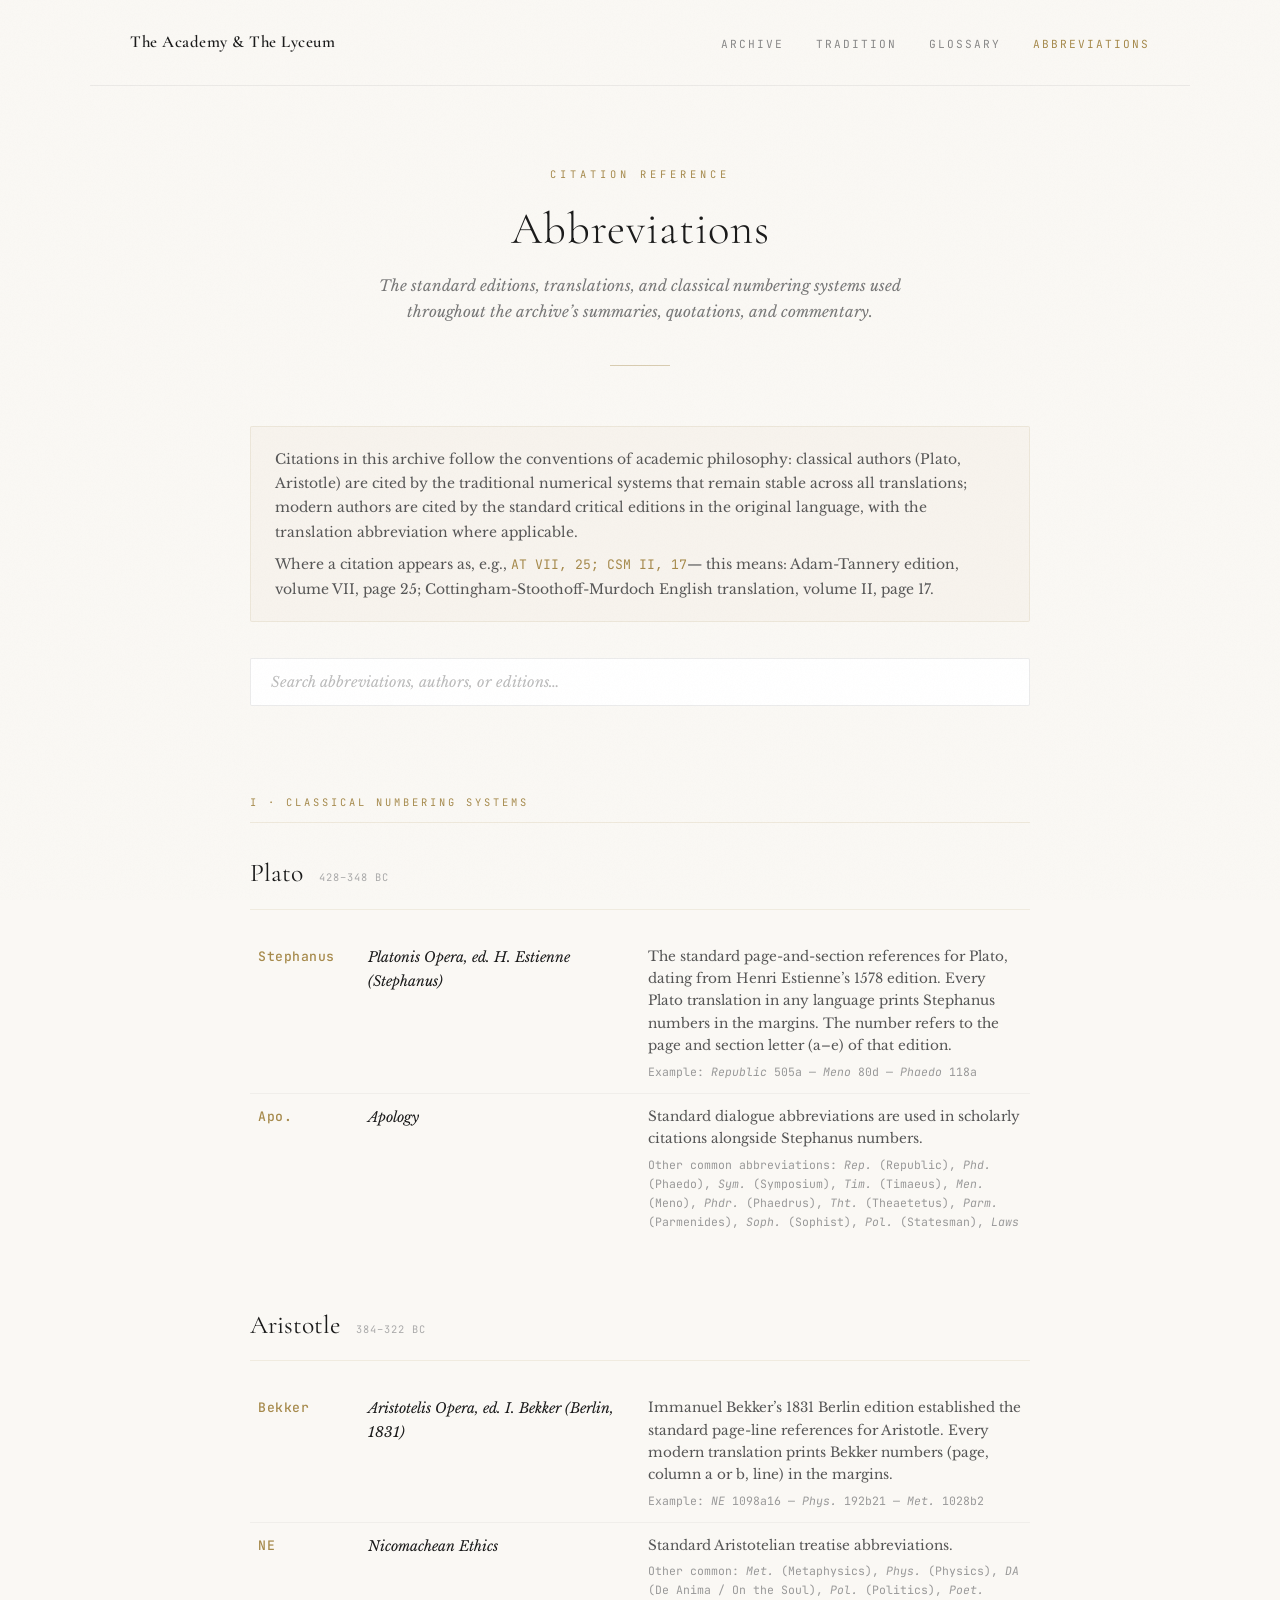
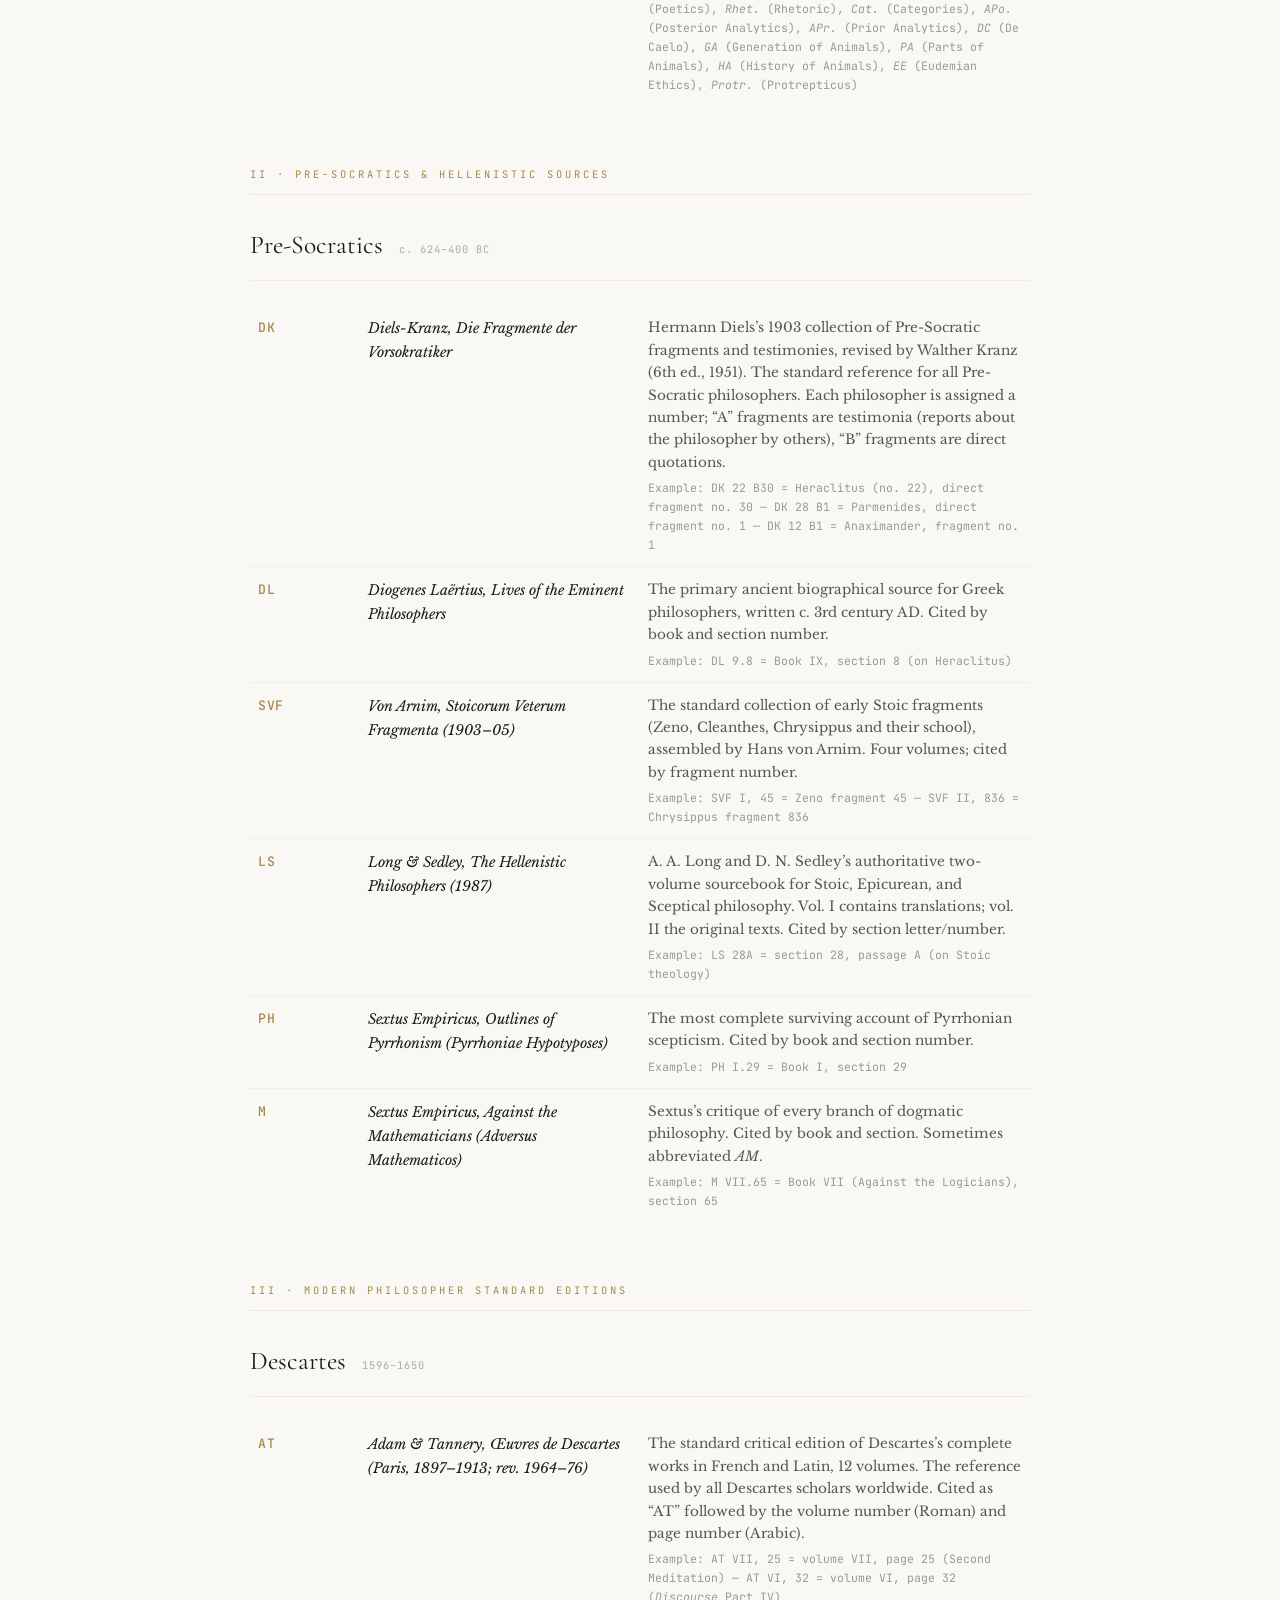
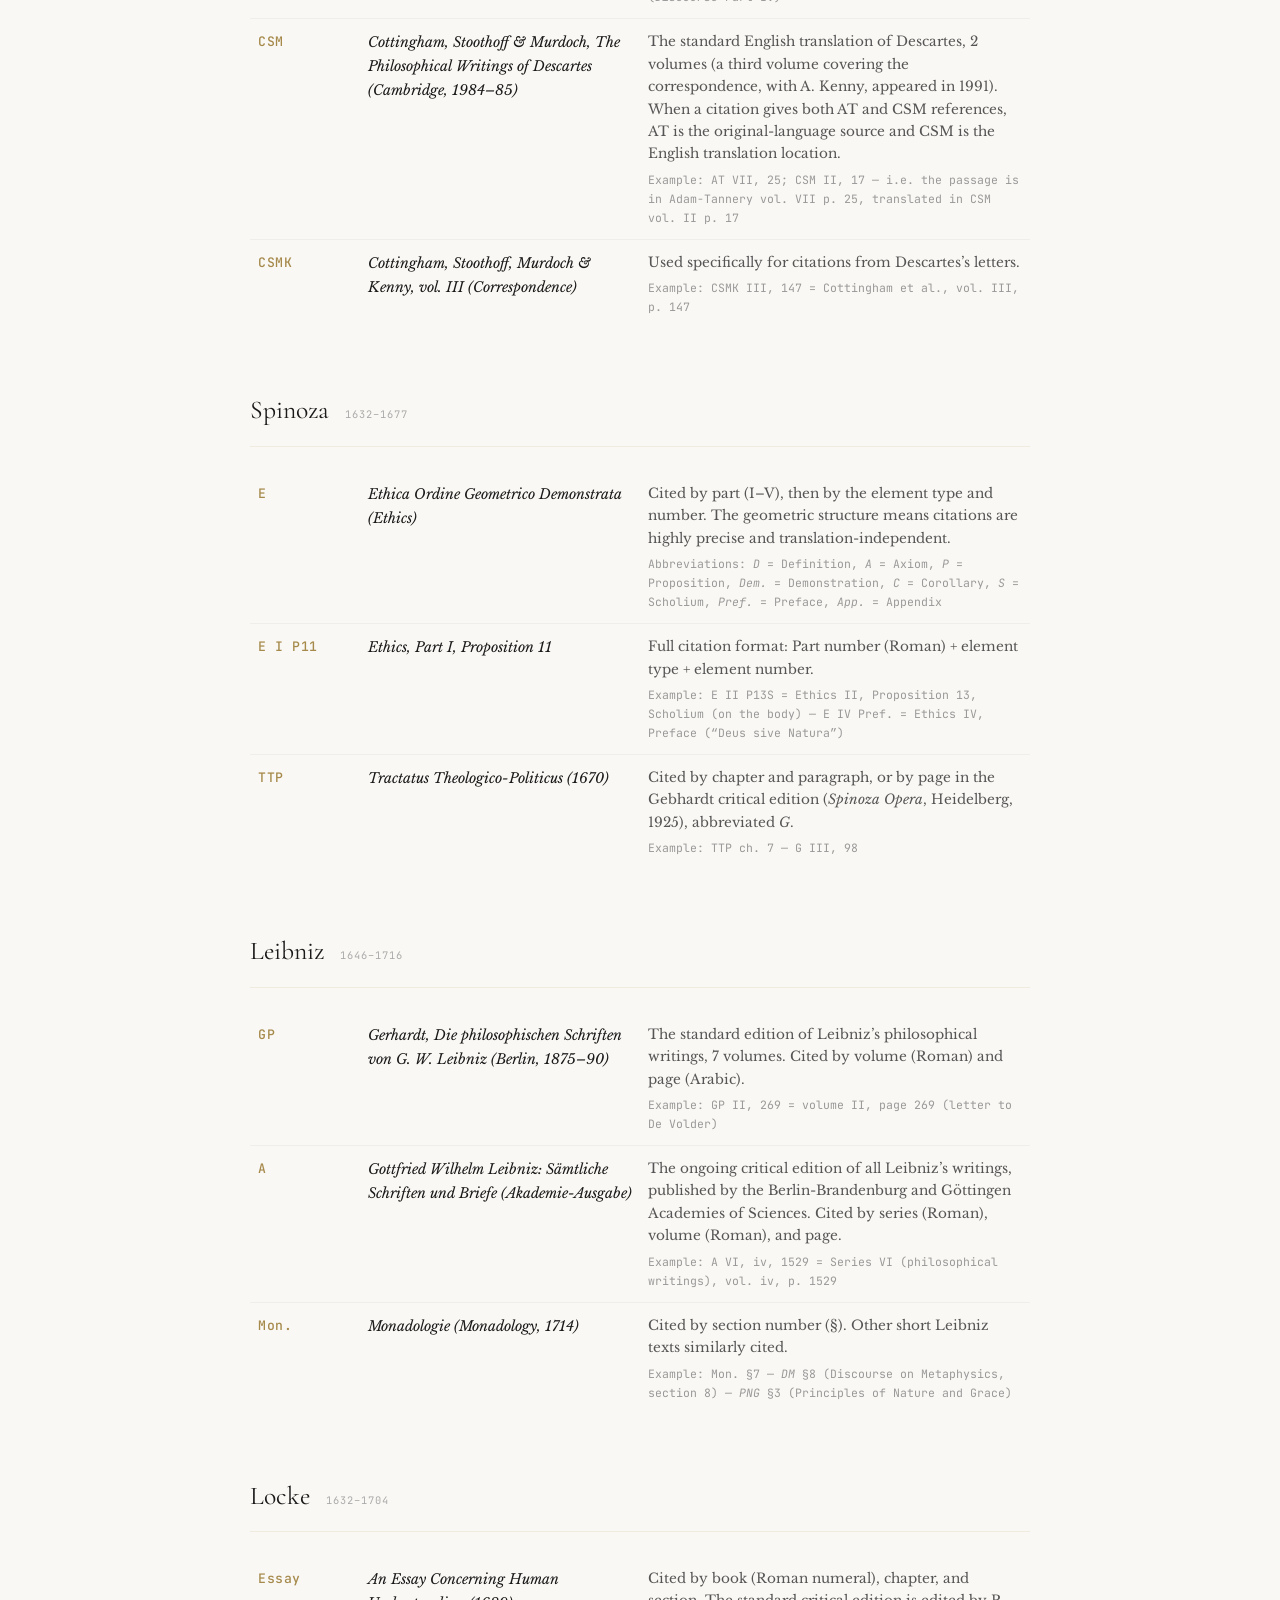
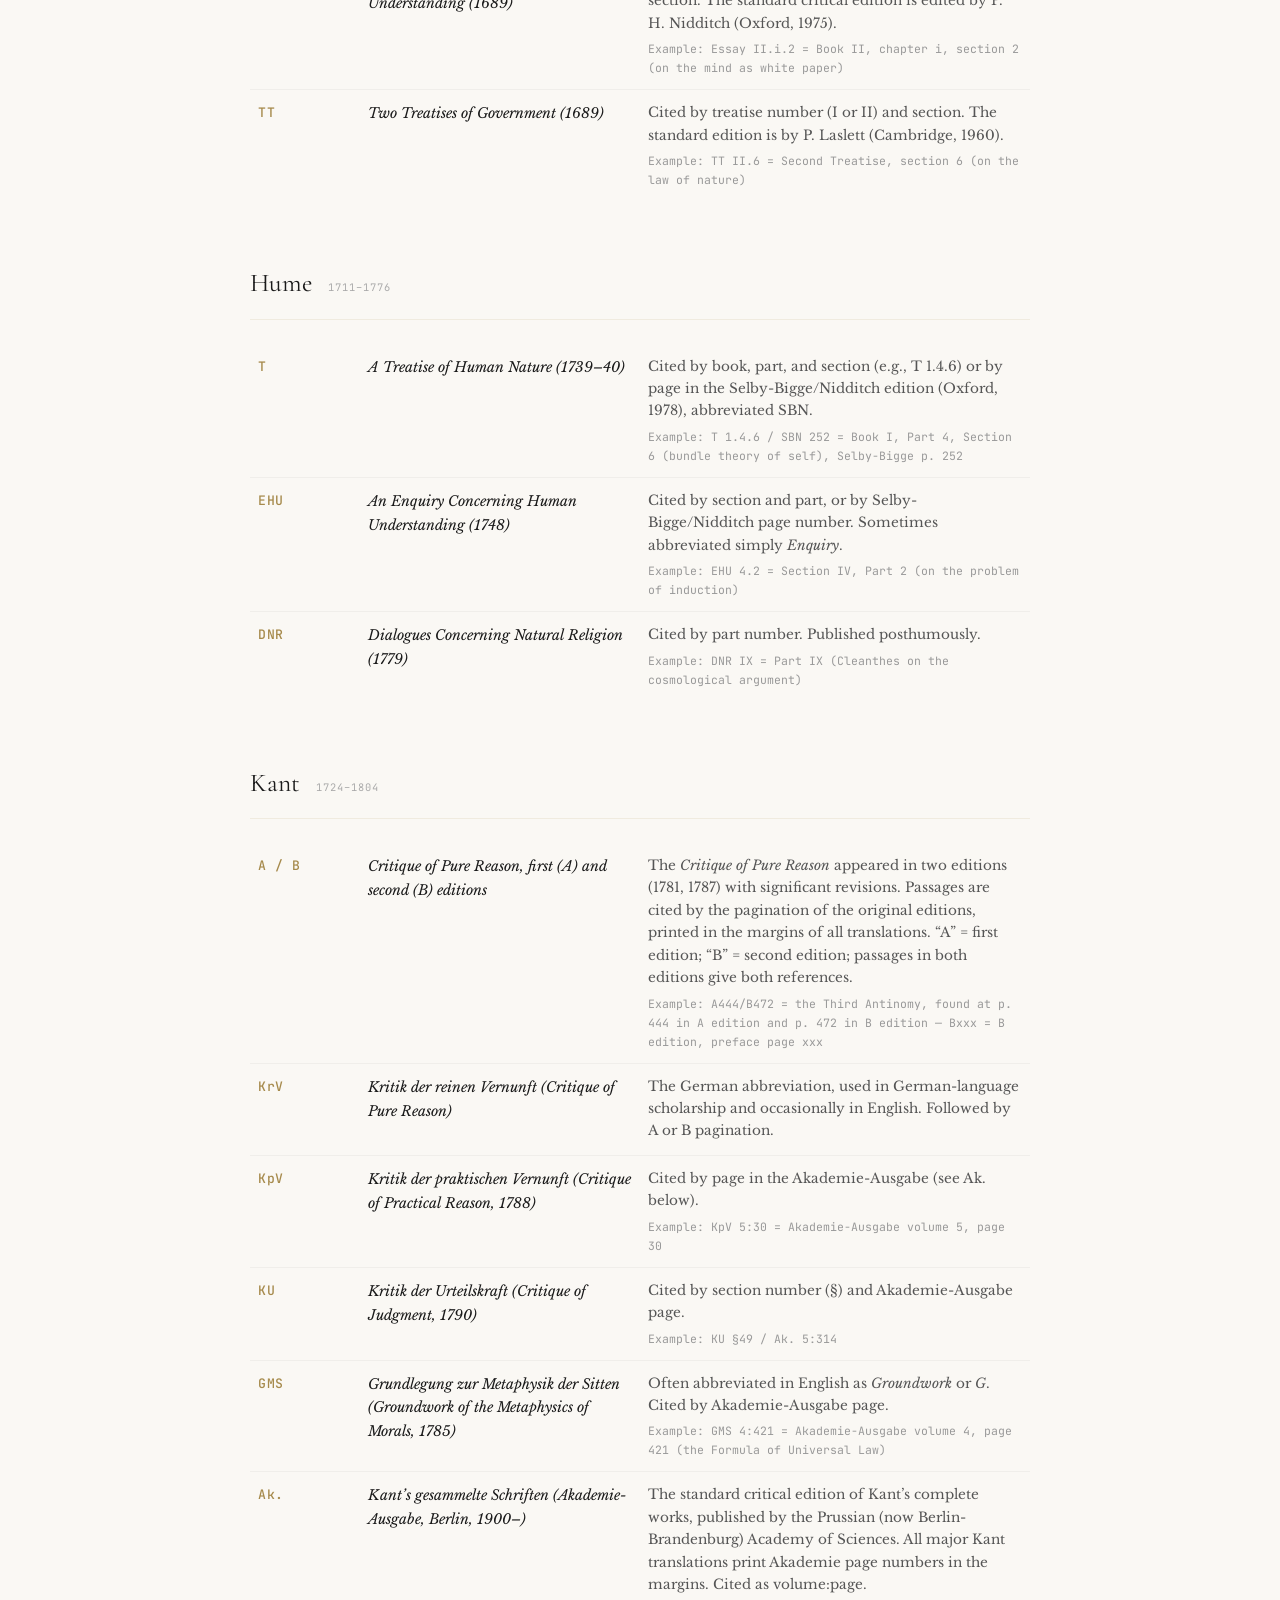
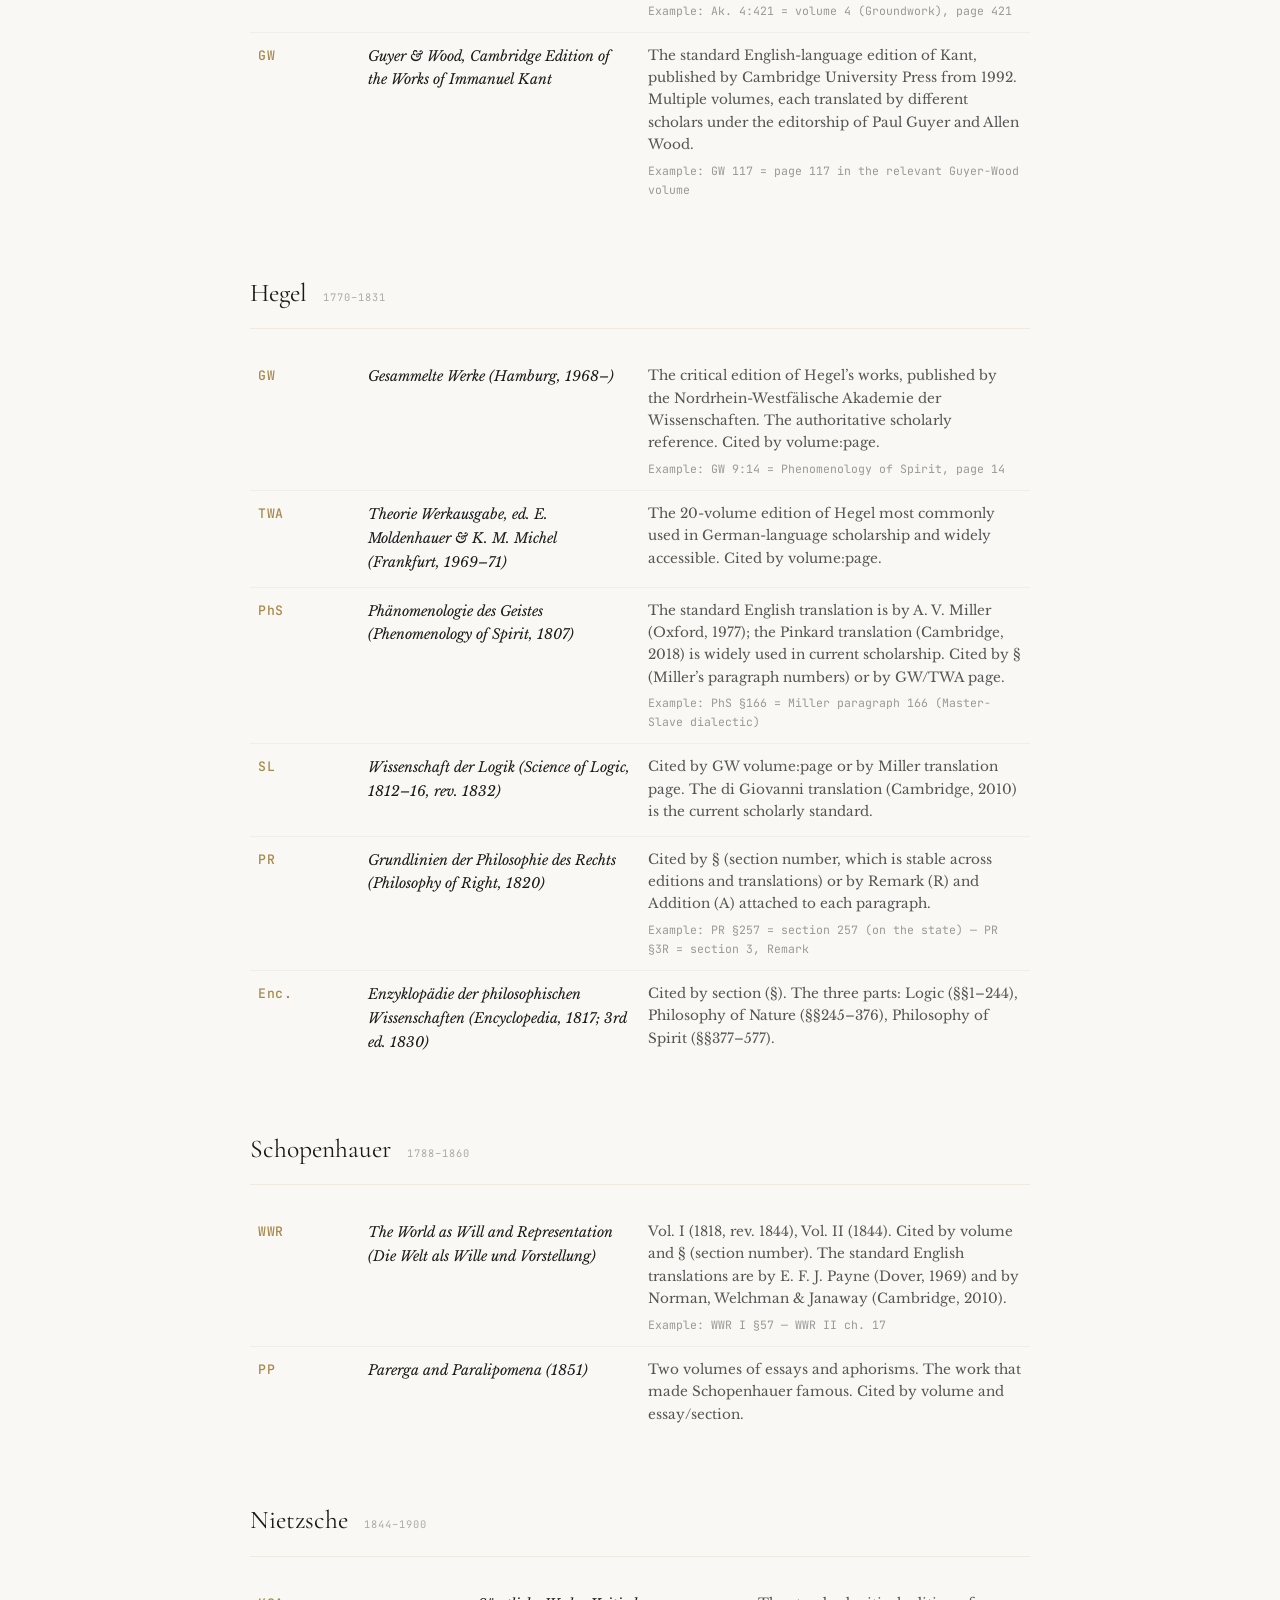
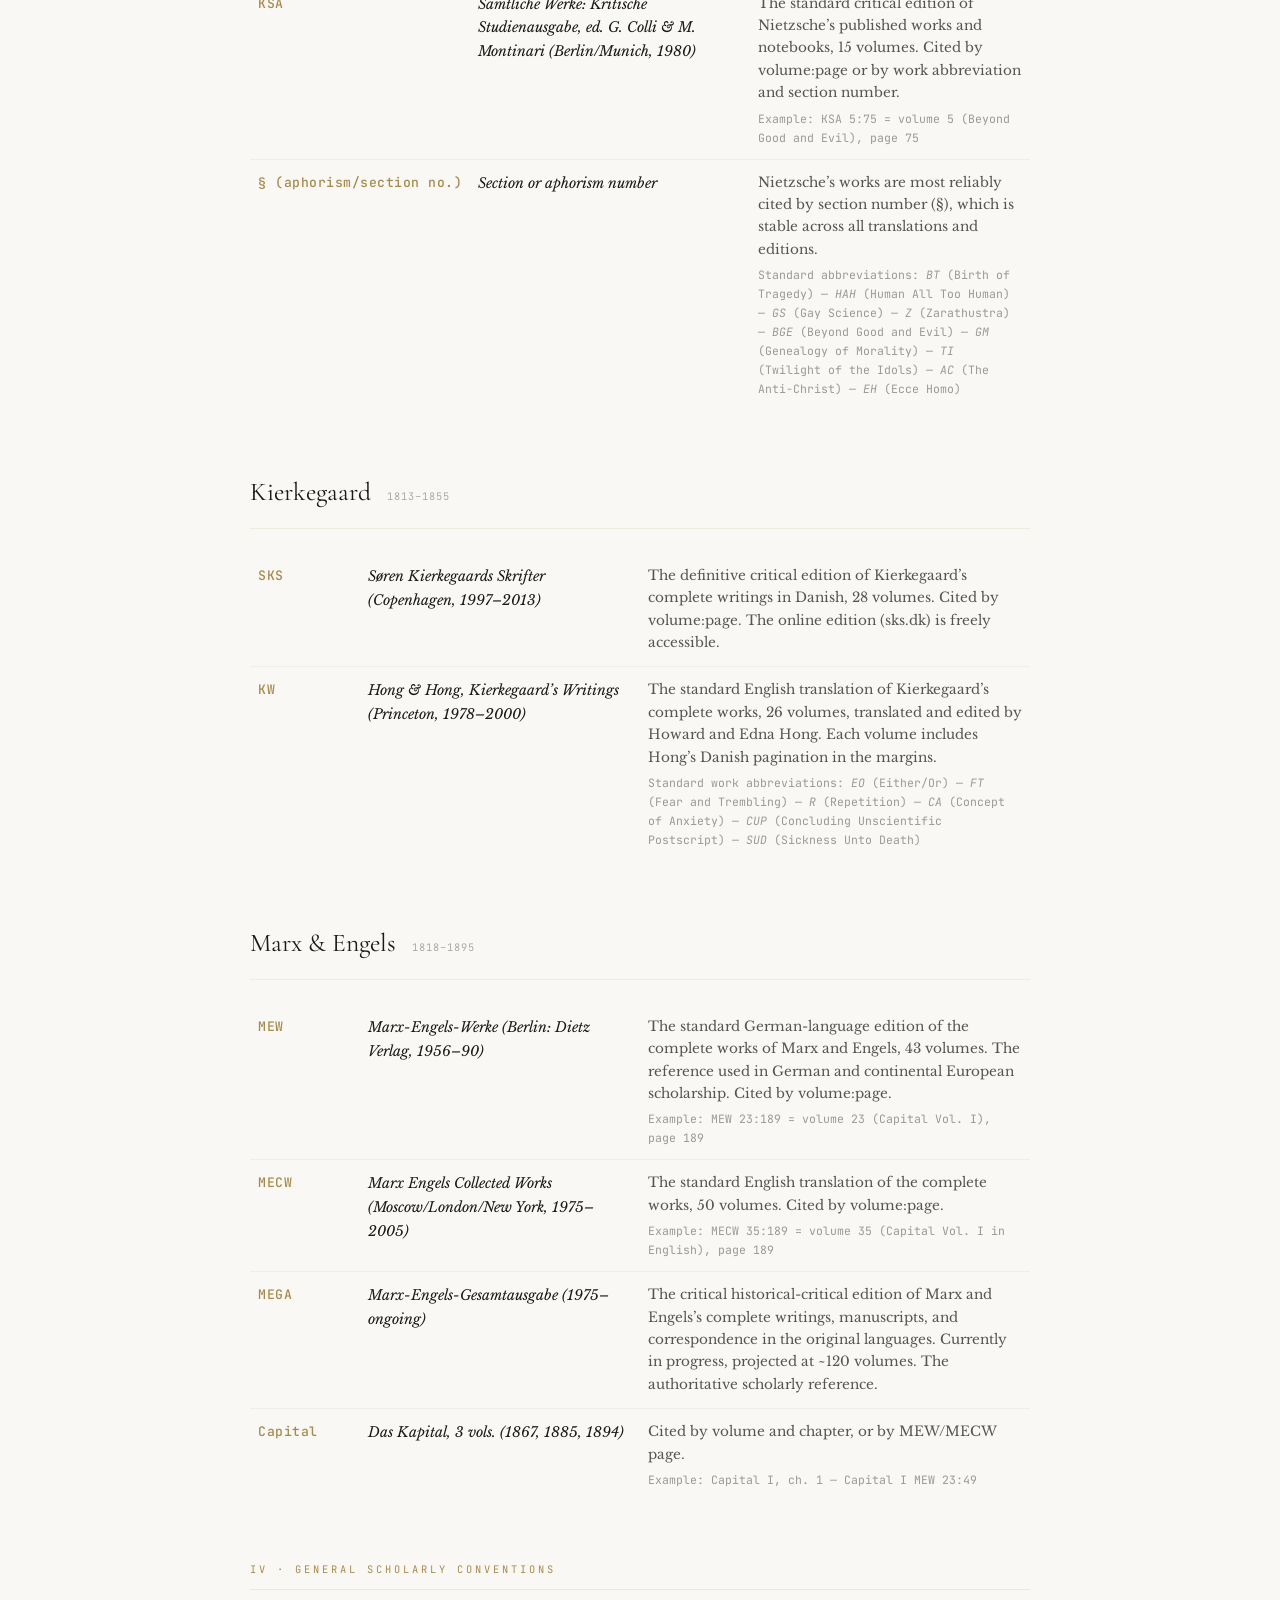
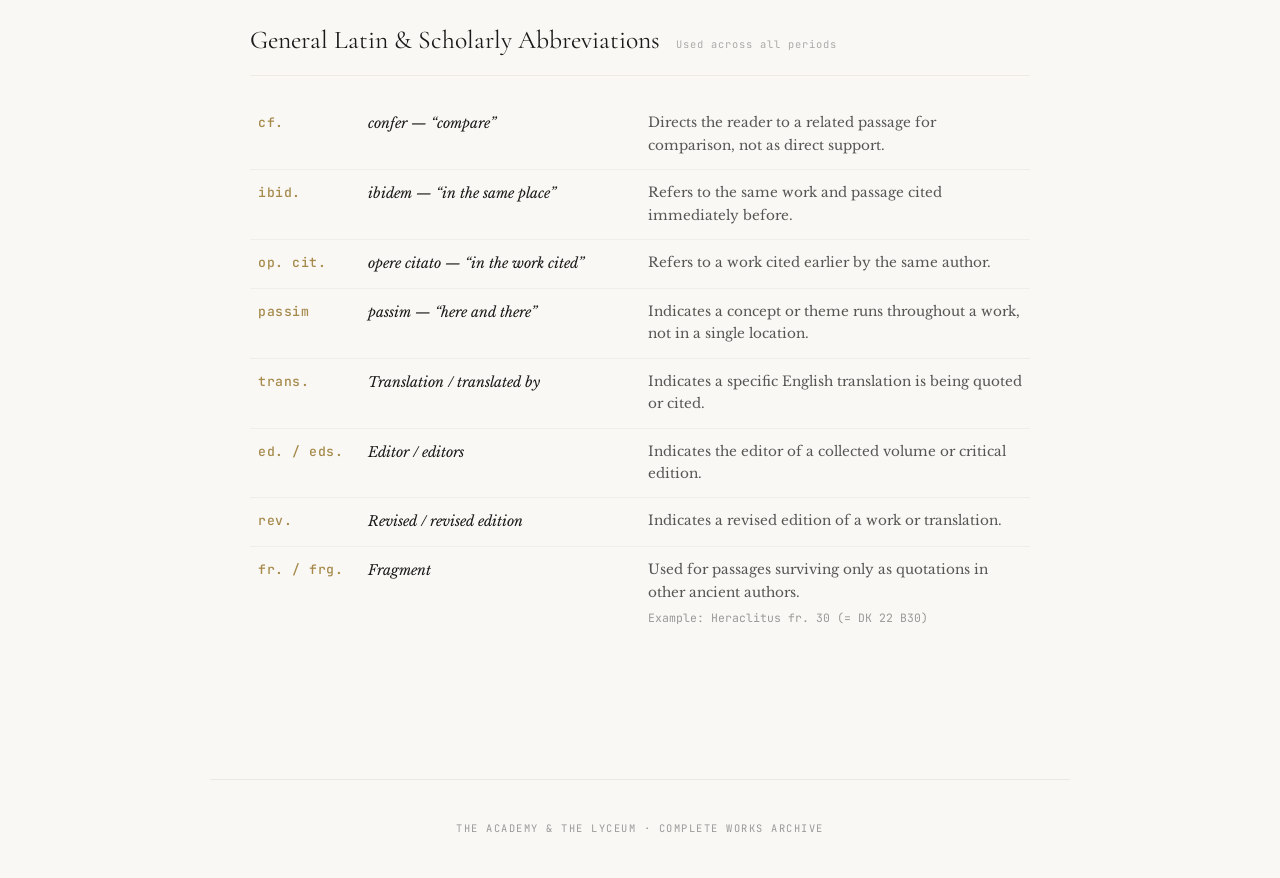
<file: abbreviations.html>
<!DOCTYPE html>
<html lang="en" data-theme="light">
<head>
    <meta charset="UTF-8">
    <meta name="viewport" content="width=device-width, initial-scale=1.0">
    <meta name="description" content="A reference guide to the citation abbreviations used across The Academy &amp; The Lyceum archive &mdash; standard editions, translations, and classical numbering systems.">
    <title>Abbreviations &amp; Citations | The Academy &amp; The Lyceum</title>

    <link rel="preconnect" href="https://fonts.googleapis.com">
    <link rel="preconnect" href="https://fonts.gstatic.com" crossorigin>
    <link href="https://fonts.googleapis.com/css2?family=Cormorant+Garamond:ital,wght@0,300;0,400;0,500;0,600;0,700;1,300;1,400;1,500;1,600;1,700&family=JetBrains+Mono:wght@300;400;500&family=Libre+Baskerville:ital,wght@0,400;0,700;1,400&display=swap" rel="stylesheet">
    <link rel="stylesheet" href="css/style.css">

    <style>
        *, *::before, *::after { box-sizing: border-box; }

        ::selection { background-color: rgba(166,138,76,0.15); color: #1A1A1A; }

        .abbr-body {
            margin: 0; padding: 0;
            background-color: #FAF8F4;
            color: #2C2C2C;
            font-family: 'Libre Baskerville','Georgia',serif;
            font-size: 15px;
            line-height: 1.7;
            -webkit-font-smoothing: antialiased;
        }

        /* ---- NAV ---- */
        .abbr-nav {
            display: flex; justify-content: space-between; align-items: center;
            max-width: 1100px; margin: 0 auto; padding: 28px 40px;
            border-bottom: 1px solid rgba(0,0,0,0.06);
        }
        .abbr-nav-title {
            font-family: 'Cormorant Garamond','Georgia',serif;
            font-size: 1.05rem; font-weight: 600; color: #1A1A1A;
            letter-spacing: 0.5px; text-decoration: none;
        }
        .abbr-nav-title:hover { color: #A68A4C; }
        .abbr-nav-links { display: flex; gap: 32px; list-style: none; margin: 0; padding: 0; }
        .abbr-nav-links a {
            font-family: 'JetBrains Mono', monospace;
            font-size: 0.7rem; text-transform: uppercase; letter-spacing: 2px;
            color: #888; text-decoration: none; transition: color 0.3s;
        }
        .abbr-nav-links a:hover, .abbr-nav-links a.active { color: #A68A4C; }

        /* ---- HEADER ---- */
        .abbr-header {
            max-width: 860px; margin: 0 auto;
            padding: 80px 40px 60px; text-align: center;
        }
        .abbr-header-label {
            font-family: 'JetBrains Mono', monospace;
            font-size: 0.65rem; text-transform: uppercase;
            letter-spacing: 4px; color: #A68A4C; margin-bottom: 20px;
        }
        .abbr-header h1 {
            font-family: 'Cormorant Garamond','Georgia',serif;
            font-size: 2.8rem; font-weight: 300; color: #1A1A1A;
            letter-spacing: 1px; margin: 0 0 16px; line-height: 1.2;
        }
        .abbr-header-sub {
            font-family: 'Libre Baskerville','Georgia',serif;
            font-size: 0.95rem; font-style: italic; color: #777;
            max-width: 600px; margin: 0 auto; line-height: 1.7;
        }
        .abbr-header-line {
            width: 60px; height: 1px; background: #A68A4C;
            margin: 40px auto 0; opacity: 0.4;
        }

        /* ---- SEARCH ---- */
        .abbr-search-wrap { max-width: 860px; margin: 0 auto; padding: 0 40px 36px; }
        .abbr-search {
            width: 100%; padding: 14px 20px;
            font-family: 'Libre Baskerville','Georgia',serif;
            font-size: 0.9rem; color: #2C2C2C;
            background: #FFFFFF; border: 1px solid rgba(0,0,0,0.08);
            border-radius: 2px; outline: none; transition: border-color 0.3s;
        }
        .abbr-search::placeholder { color: #BBB; font-style: italic; }
        .abbr-search:focus { border-color: rgba(166,138,76,0.4); }

        /* ---- CONTENT ---- */
        .abbr-content { max-width: 860px; margin: 0 auto; padding: 0 40px 80px; }

        /* ---- PHILOSOPHER GROUP ---- */
        .abbr-group { margin-bottom: 60px; }
        .abbr-group-header {
            display: flex; align-items: baseline; gap: 16px;
            padding-bottom: 14px;
            border-bottom: 1px solid rgba(166,138,76,0.12);
            margin-bottom: 24px;
        }
        .abbr-philosopher-name {
            font-family: 'Cormorant Garamond','Georgia',serif;
            font-size: 1.6rem; font-weight: 400; color: #1A1A1A;
        }
        .abbr-philosopher-dates {
            font-family: 'JetBrains Mono', monospace;
            font-size: 0.65rem; color: #AAA; letter-spacing: 1px;
        }

        /* ---- ABBREVIATION ENTRY ---- */
        .abbr-table { width: 100%; border-collapse: collapse; }
        .abbr-table tr { border-bottom: 1px solid rgba(0,0,0,0.04); }
        .abbr-table tr:last-child { border-bottom: none; }
        .abbr-table tr:hover td { background: rgba(166,138,76,0.03); }
        .abbr-table td { padding: 12px 8px; vertical-align: top; }
        .abbr-code {
            font-family: 'JetBrains Mono', monospace;
            font-size: 0.82rem; font-weight: 500;
            color: #A68A4C; letter-spacing: 0.5px;
            white-space: nowrap; width: 110px; min-width: 110px;
        }
        .abbr-stands-for {
            font-family: 'Libre Baskerville','Georgia',serif;
            font-size: 0.88rem; font-style: italic; color: #1A1A1A;
            width: 280px; min-width: 200px;
        }
        .abbr-explanation {
            font-family: 'Libre Baskerville','Georgia',serif;
            font-size: 0.85rem; color: #555; line-height: 1.65;
        }
        .abbr-example {
            font-family: 'JetBrains Mono', monospace;
            font-size: 0.72rem; color: #999;
            margin-top: 4px; display: block;
        }

        /* ---- INTRO NOTE ---- */
        .abbr-intro {
            max-width: 860px; margin: 0 auto;
            padding: 0 40px 36px;
        }
        .abbr-intro-box {
            background: rgba(166,138,76,0.04);
            border: 1px solid rgba(166,138,76,0.12);
            border-radius: 2px; padding: 20px 24px;
        }
        .abbr-intro-box p {
            font-size: 0.87rem; color: #555; line-height: 1.75;
            margin: 0 0 8px;
        }
        .abbr-intro-box p:last-child { margin: 0; }

        /* ---- SECTION DIVIDER ---- */
        .abbr-section-label {
            font-family: 'JetBrains Mono', monospace;
            font-size: 0.65rem; text-transform: uppercase; letter-spacing: 3px;
            color: #A68A4C; margin: 52px 0 28px;
            padding-bottom: 10px;
            border-bottom: 1px solid rgba(166,138,76,0.15);
        }

        /* ---- NO RESULTS ---- */
        .abbr-no-results { display: none; text-align: center; padding: 60px 20px; }
        .abbr-no-results p {
            font-style: italic; color: #BBB; font-size: 0.9rem;
        }

        /* ---- BACK TO TOP ---- */
        .abbr-back-top {
            position: fixed; bottom: 36px; right: 36px;
            width: 40px; height: 40px; background: #FAF8F4;
            border: 1px solid rgba(0,0,0,0.1); border-radius: 2px;
            display: flex; align-items: center; justify-content: center;
            text-decoration: none; opacity: 0; visibility: hidden;
            transition: opacity 0.4s, visibility 0.4s, border-color 0.3s; z-index: 100;
        }
        .abbr-back-top.visible { opacity: 1; visibility: visible; }
        .abbr-back-top:hover { border-color: rgba(166,138,76,0.4); }
        .abbr-back-top-arrow { font-family: 'JetBrains Mono', monospace; font-size: 0.85rem; color: #A68A4C; line-height: 1; }

        /* ---- FOOTER ---- */
        .abbr-footer {
            max-width: 860px; margin: 0 auto; padding: 40px;
            border-top: 1px solid rgba(0,0,0,0.06); text-align: center;
        }
        .abbr-footer p {
            font-family: 'JetBrains Mono', monospace; font-size: 0.65rem;
            color: #999; letter-spacing: 1.5px; text-transform: uppercase; margin: 0;
        }

        @media (max-width: 768px) {
            .abbr-nav { flex-direction: column; gap: 16px; padding: 20px 24px; }
            .abbr-header { padding: 50px 24px 40px; }
            .abbr-header h1 { font-size: 2rem; }
            .abbr-search-wrap, .abbr-content, .abbr-intro { padding-left: 24px; padding-right: 24px; }
            .abbr-table .abbr-stands-for { display: none; }
            .abbr-code { width: 80px; min-width: 80px; }
        }
    </style>
</head>
<body class="abbr-body">

    <nav class="abbr-nav">
        <a href="index.html" class="abbr-nav-title">The Academy &amp; The Lyceum</a>
        <ul class="abbr-nav-links">
            <li><a href="index.html">Archive</a></li>
            <li><a href="tradition.html">Tradition</a></li>
            <li><a href="glossary.html">Glossary</a></li>
            <li><a href="abbreviations.html" class="active">Abbreviations</a></li>
        </ul>
    </nav>

    <header class="abbr-header">
        <div class="abbr-header-label">Citation Reference</div>
        <h1>Abbreviations</h1>
        <p class="abbr-header-sub">
            The standard editions, translations, and classical numbering systems
            used throughout the archive&rsquo;s summaries, quotations,
            and commentary.
        </p>
        <div class="abbr-header-line"></div>
    </header>

    <div class="abbr-intro">
        <div class="abbr-intro-box">
            <p>Citations in this archive follow the conventions of academic philosophy:
            classical authors (Plato, Aristotle) are cited by the traditional numerical
            systems that remain stable across all translations; modern authors are cited
            by the standard critical editions in the original language, with the
            translation abbreviation where applicable.</p>
            <p>Where a citation appears as, e.g., <span style="font-family:'JetBrains Mono',monospace;font-size:0.82rem;color:#A68A4C">AT VII, 25; CSM II, 17</span>&mdash;
            this means: Adam-Tannery edition, volume VII, page 25; Cottingham-Stoothoff-Murdoch
            English translation, volume II, page 17.</p>
        </div>
    </div>

    <div class="abbr-search-wrap">
        <input type="text" class="abbr-search" id="abbrSearch"
               placeholder="Search abbreviations, authors, or editions&hellip;">
    </div>

    <main class="abbr-content" id="abbrContent">

        <div class="abbr-no-results" id="noResults">
            <p>No abbreviations match your search.</p>
        </div>

        <!-- ======== CLASSICAL NUMBERING SYSTEMS ======== -->
        <div class="abbr-section-label" id="section-classical">I &middot; Classical Numbering Systems</div>

        <div class="abbr-group" data-search="stephanus plato works dialogues pages classical numbering">
            <div class="abbr-group-header">
                <span class="abbr-philosopher-name">Plato</span>
                <span class="abbr-philosopher-dates">428&ndash;348 BC</span>
            </div>
            <table class="abbr-table">
                <tr>
                    <td class="abbr-code">Stephanus</td>
                    <td class="abbr-stands-for"><em>Platonis Opera</em>, ed. H. Estienne (Stephanus)</td>
                    <td class="abbr-explanation">
                        The standard page-and-section references for Plato, dating from Henri Estienne&rsquo;s
                        1578 edition. Every Plato translation in any language prints Stephanus numbers in
                        the margins. The number refers to the page and section letter (a&ndash;e) of that
                        edition.
                        <span class="abbr-example">Example: <em>Republic</em> 505a &mdash; <em>Meno</em> 80d &mdash; <em>Phaedo</em> 118a</span>
                    </td>
                </tr>
                <tr>
                    <td class="abbr-code">Apo.</td>
                    <td class="abbr-stands-for"><em>Apology</em></td>
                    <td class="abbr-explanation">Standard dialogue abbreviations are used in scholarly citations alongside Stephanus numbers.
                        <span class="abbr-example">Other common abbreviations: <em>Rep.</em> (Republic), <em>Phd.</em> (Phaedo), <em>Sym.</em> (Symposium), <em>Tim.</em> (Timaeus), <em>Men.</em> (Meno), <em>Phdr.</em> (Phaedrus), <em>Tht.</em> (Theaetetus), <em>Parm.</em> (Parmenides), <em>Soph.</em> (Sophist), <em>Pol.</em> (Statesman), <em>Laws</em></span>
                    </td>
                </tr>
            </table>
        </div>

        <div class="abbr-group" data-search="bekker aristotle numbering works treatises classical">
            <div class="abbr-group-header">
                <span class="abbr-philosopher-name">Aristotle</span>
                <span class="abbr-philosopher-dates">384&ndash;322 BC</span>
            </div>
            <table class="abbr-table">
                <tr>
                    <td class="abbr-code">Bekker</td>
                    <td class="abbr-stands-for"><em>Aristotelis Opera</em>, ed. I. Bekker (Berlin, 1831)</td>
                    <td class="abbr-explanation">
                        Immanuel Bekker&rsquo;s 1831 Berlin edition established the standard page-line
                        references for Aristotle. Every modern translation prints Bekker numbers (page,
                        column a or b, line) in the margins.
                        <span class="abbr-example">Example: <em>NE</em> 1098a16 &mdash; <em>Phys.</em> 192b21 &mdash; <em>Met.</em> 1028b2</span>
                    </td>
                </tr>
                <tr>
                    <td class="abbr-code">NE</td>
                    <td class="abbr-stands-for"><em>Nicomachean Ethics</em></td>
                    <td class="abbr-explanation">Standard Aristotelian treatise abbreviations.
                        <span class="abbr-example">Other common: <em>Met.</em> (Metaphysics), <em>Phys.</em> (Physics), <em>DA</em> (De Anima / On the Soul), <em>Pol.</em> (Politics), <em>Poet.</em> (Poetics), <em>Rhet.</em> (Rhetoric), <em>Cat.</em> (Categories), <em>APo.</em> (Posterior Analytics), <em>APr.</em> (Prior Analytics), <em>DC</em> (De Caelo), <em>GA</em> (Generation of Animals), <em>PA</em> (Parts of Animals), <em>HA</em> (History of Animals), <em>EE</em> (Eudemian Ethics), <em>Protr.</em> (Protrepticus)</span>
                    </td>
                </tr>
            </table>
        </div>

        <!-- ======== PRE-SOCRATICS ======== -->
        <div class="abbr-section-label" id="section-presocratics">II &middot; Pre-Socratics &amp; Hellenistic Sources</div>

        <div class="abbr-group" data-search="diels kranz presocratics fragments DK testimonia">
            <div class="abbr-group-header">
                <span class="abbr-philosopher-name">Pre-Socratics</span>
                <span class="abbr-philosopher-dates">c. 624&ndash;400 BC</span>
            </div>
            <table class="abbr-table">
                <tr>
                    <td class="abbr-code">DK</td>
                    <td class="abbr-stands-for">Diels-Kranz, <em>Die Fragmente der Vorsokratiker</em></td>
                    <td class="abbr-explanation">
                        Hermann Diels&rsquo;s 1903 collection of Pre-Socratic fragments and testimonies,
                        revised by Walther Kranz (6th ed., 1951). The standard reference for all
                        Pre-Socratic philosophers. Each philosopher is assigned a number; &ldquo;A&rdquo;
                        fragments are testimonia (reports about the philosopher by others), &ldquo;B&rdquo;
                        fragments are direct quotations.
                        <span class="abbr-example">Example: DK 22 B30 = Heraclitus (no. 22), direct fragment no. 30 &mdash; DK 28 B1 = Parmenides, direct fragment no. 1 &mdash; DK 12 B1 = Anaximander, fragment no. 1</span>
                    </td>
                </tr>
                <tr>
                    <td class="abbr-code">DL</td>
                    <td class="abbr-stands-for">Diogenes La&euml;rtius, <em>Lives of the Eminent Philosophers</em></td>
                    <td class="abbr-explanation">
                        The primary ancient biographical source for Greek philosophers, written
                        c. 3rd century AD. Cited by book and section number.
                        <span class="abbr-example">Example: DL 9.8 = Book IX, section 8 (on Heraclitus)</span>
                    </td>
                </tr>
                <tr>
                    <td class="abbr-code">SVF</td>
                    <td class="abbr-stands-for">Von Arnim, <em>Stoicorum Veterum Fragmenta</em> (1903&ndash;05)</td>
                    <td class="abbr-explanation">
                        The standard collection of early Stoic fragments (Zeno, Cleanthes,
                        Chrysippus and their school), assembled by Hans von Arnim. Four volumes;
                        cited by fragment number.
                        <span class="abbr-example">Example: SVF I, 45 = Zeno fragment 45 &mdash; SVF II, 836 = Chrysippus fragment 836</span>
                    </td>
                </tr>
                <tr>
                    <td class="abbr-code">LS</td>
                    <td class="abbr-stands-for">Long &amp; Sedley, <em>The Hellenistic Philosophers</em> (1987)</td>
                    <td class="abbr-explanation">
                        A. A. Long and D. N. Sedley&rsquo;s authoritative two-volume sourcebook for
                        Stoic, Epicurean, and Sceptical philosophy. Vol. I contains translations;
                        vol. II the original texts. Cited by section letter/number.
                        <span class="abbr-example">Example: LS 28A = section 28, passage A (on Stoic theology)</span>
                    </td>
                </tr>
                <tr>
                    <td class="abbr-code">PH</td>
                    <td class="abbr-stands-for">Sextus Empiricus, <em>Outlines of Pyrrhonism</em> (<em>Pyrrhoniae Hypotyposes</em>)</td>
                    <td class="abbr-explanation">
                        The most complete surviving account of Pyrrhonian scepticism. Cited by
                        book and section number.
                        <span class="abbr-example">Example: PH I.29 = Book I, section 29</span>
                    </td>
                </tr>
                <tr>
                    <td class="abbr-code">M</td>
                    <td class="abbr-stands-for">Sextus Empiricus, <em>Against the Mathematicians</em> (<em>Adversus Mathematicos</em>)</td>
                    <td class="abbr-explanation">
                        Sextus&rsquo;s critique of every branch of dogmatic philosophy. Cited by
                        book and section. Sometimes abbreviated <em>AM</em>.
                        <span class="abbr-example">Example: M VII.65 = Book VII (Against the Logicians), section 65</span>
                    </td>
                </tr>
            </table>
        </div>

        <!-- ======== DESCARTES ======== -->
        <div class="abbr-section-label" id="section-modern-editions">III &middot; Modern Philosopher Standard Editions</div>

        <div class="abbr-group" data-search="descartes AT CSM adam tannery cottingham meditations discourse">
            <div class="abbr-group-header">
                <span class="abbr-philosopher-name">Descartes</span>
                <span class="abbr-philosopher-dates">1596&ndash;1650</span>
            </div>
            <table class="abbr-table">
                <tr>
                    <td class="abbr-code">AT</td>
                    <td class="abbr-stands-for">Adam &amp; Tannery, <em>&OElig;uvres de Descartes</em> (Paris, 1897&ndash;1913; rev. 1964&ndash;76)</td>
                    <td class="abbr-explanation">
                        The standard critical edition of Descartes&rsquo;s complete works in French and
                        Latin, 12 volumes. The reference used by all Descartes scholars worldwide.
                        Cited as &ldquo;AT&rdquo; followed by the volume number (Roman) and page number (Arabic).
                        <span class="abbr-example">Example: AT VII, 25 = volume VII, page 25 (Second Meditation) &mdash; AT VI, 32 = volume VI, page 32 (<em>Discourse</em> Part IV)</span>
                    </td>
                </tr>
                <tr>
                    <td class="abbr-code">CSM</td>
                    <td class="abbr-stands-for">Cottingham, Stoothoff &amp; Murdoch, <em>The Philosophical Writings of Descartes</em> (Cambridge, 1984&ndash;85)</td>
                    <td class="abbr-explanation">
                        The standard English translation of Descartes, 2 volumes (a third volume
                        covering the correspondence, with A. Kenny, appeared in 1991). When a
                        citation gives both AT and CSM references, AT is the original-language
                        source and CSM is the English translation location.
                        <span class="abbr-example">Example: AT VII, 25; CSM II, 17 &mdash; i.e. the passage is in Adam-Tannery vol. VII p. 25, translated in CSM vol. II p. 17</span>
                    </td>
                </tr>
                <tr>
                    <td class="abbr-code">CSMK</td>
                    <td class="abbr-stands-for">Cottingham, Stoothoff, Murdoch &amp; Kenny, vol. III (Correspondence)</td>
                    <td class="abbr-explanation">
                        Used specifically for citations from Descartes&rsquo;s letters.
                        <span class="abbr-example">Example: CSMK III, 147 = Cottingham et al., vol. III, p. 147</span>
                    </td>
                </tr>
            </table>
        </div>

        <!-- ======== SPINOZA ======== -->
        <div class="abbr-group" data-search="spinoza ethics geometrical propositions parts demonstration">
            <div class="abbr-group-header">
                <span class="abbr-philosopher-name">Spinoza</span>
                <span class="abbr-philosopher-dates">1632&ndash;1677</span>
            </div>
            <table class="abbr-table">
                <tr>
                    <td class="abbr-code">E</td>
                    <td class="abbr-stands-for"><em>Ethica Ordine Geometrico Demonstrata</em> (Ethics)</td>
                    <td class="abbr-explanation">
                        Cited by part (I&ndash;V), then by the element type and number. The geometric
                        structure means citations are highly precise and translation-independent.
                        <span class="abbr-example">Abbreviations: <em>D</em> = Definition, <em>A</em> = Axiom, <em>P</em> = Proposition, <em>Dem.</em> = Demonstration, <em>C</em> = Corollary, <em>S</em> = Scholium, <em>Pref.</em> = Preface, <em>App.</em> = Appendix</span>
                    </td>
                </tr>
                <tr>
                    <td class="abbr-code">E I P11</td>
                    <td class="abbr-stands-for">Ethics, Part I, Proposition 11</td>
                    <td class="abbr-explanation">
                        Full citation format: Part number (Roman) + element type + element number.
                        <span class="abbr-example">Example: E II P13S = Ethics II, Proposition 13, Scholium (on the body) &mdash; E IV Pref. = Ethics IV, Preface (&ldquo;Deus sive Natura&rdquo;)</span>
                    </td>
                </tr>
                <tr>
                    <td class="abbr-code">TTP</td>
                    <td class="abbr-stands-for"><em>Tractatus Theologico-Politicus</em> (1670)</td>
                    <td class="abbr-explanation">
                        Cited by chapter and paragraph, or by page in the Gebhardt critical edition
                        (<em>Spinoza Opera</em>, Heidelberg, 1925), abbreviated <em>G</em>.
                        <span class="abbr-example">Example: TTP ch. 7 &mdash; G III, 98</span>
                    </td>
                </tr>
            </table>
        </div>

        <!-- ======== LEIBNIZ ======== -->
        <div class="abbr-group" data-search="leibniz monadology GP gerhardt pbilosophischen schriften discourse">
            <div class="abbr-group-header">
                <span class="abbr-philosopher-name">Leibniz</span>
                <span class="abbr-philosopher-dates">1646&ndash;1716</span>
            </div>
            <table class="abbr-table">
                <tr>
                    <td class="abbr-code">GP</td>
                    <td class="abbr-stands-for">Gerhardt, <em>Die philosophischen Schriften von G. W. Leibniz</em> (Berlin, 1875&ndash;90)</td>
                    <td class="abbr-explanation">
                        The standard edition of Leibniz&rsquo;s philosophical writings, 7 volumes.
                        Cited by volume (Roman) and page (Arabic).
                        <span class="abbr-example">Example: GP II, 269 = volume II, page 269 (letter to De Volder)</span>
                    </td>
                </tr>
                <tr>
                    <td class="abbr-code">A</td>
                    <td class="abbr-stands-for"><em>Gottfried Wilhelm Leibniz: S&auml;mtliche Schriften und Briefe</em> (Akademie-Ausgabe)</td>
                    <td class="abbr-explanation">
                        The ongoing critical edition of all Leibniz&rsquo;s writings, published by the
                        Berlin-Brandenburg and G&ouml;ttingen Academies of Sciences. Cited by series
                        (Roman), volume (Roman), and page.
                        <span class="abbr-example">Example: A VI, iv, 1529 = Series VI (philosophical writings), vol. iv, p. 1529</span>
                    </td>
                </tr>
                <tr>
                    <td class="abbr-code">Mon.</td>
                    <td class="abbr-stands-for"><em>Monadologie</em> (Monadology, 1714)</td>
                    <td class="abbr-explanation">
                        Cited by section number (&sect;). Other short Leibniz texts similarly cited.
                        <span class="abbr-example">Example: Mon. &sect;7 &mdash; <em>DM</em> &sect;8 (Discourse on Metaphysics, section 8) &mdash; <em>PNG</em> &sect;3 (Principles of Nature and Grace)</span>
                    </td>
                </tr>
            </table>
        </div>

        <!-- ======== LOCKE ======== -->
        <div class="abbr-group" data-search="locke essay human understanding two treatises government nidditch">
            <div class="abbr-group-header">
                <span class="abbr-philosopher-name">Locke</span>
                <span class="abbr-philosopher-dates">1632&ndash;1704</span>
            </div>
            <table class="abbr-table">
                <tr>
                    <td class="abbr-code">Essay</td>
                    <td class="abbr-stands-for"><em>An Essay Concerning Human Understanding</em> (1689)</td>
                    <td class="abbr-explanation">
                        Cited by book (Roman numeral), chapter, and section. The standard critical
                        edition is edited by P. H. Nidditch (Oxford, 1975).
                        <span class="abbr-example">Example: Essay II.i.2 = Book II, chapter i, section 2 (on the mind as white paper)</span>
                    </td>
                </tr>
                <tr>
                    <td class="abbr-code">TT</td>
                    <td class="abbr-stands-for"><em>Two Treatises of Government</em> (1689)</td>
                    <td class="abbr-explanation">
                        Cited by treatise number (I or II) and section. The standard edition is by
                        P. Laslett (Cambridge, 1960).
                        <span class="abbr-example">Example: TT II.6 = Second Treatise, section 6 (on the law of nature)</span>
                    </td>
                </tr>
            </table>
        </div>

        <!-- ======== HUME ======== -->
        <div class="abbr-group" data-search="hume treatise enquiry dialogues SBN Selby-Bigge Nidditch">
            <div class="abbr-group-header">
                <span class="abbr-philosopher-name">Hume</span>
                <span class="abbr-philosopher-dates">1711&ndash;1776</span>
            </div>
            <table class="abbr-table">
                <tr>
                    <td class="abbr-code">T</td>
                    <td class="abbr-stands-for"><em>A Treatise of Human Nature</em> (1739&ndash;40)</td>
                    <td class="abbr-explanation">
                        Cited by book, part, and section (e.g., T 1.4.6) or by page in the
                        Selby-Bigge/Nidditch edition (Oxford, 1978), abbreviated SBN.
                        <span class="abbr-example">Example: T 1.4.6 / SBN 252 = Book I, Part 4, Section 6 (bundle theory of self), Selby-Bigge p. 252</span>
                    </td>
                </tr>
                <tr>
                    <td class="abbr-code">EHU</td>
                    <td class="abbr-stands-for"><em>An Enquiry Concerning Human Understanding</em> (1748)</td>
                    <td class="abbr-explanation">
                        Cited by section and part, or by Selby-Bigge/Nidditch page number. Sometimes abbreviated simply <em>Enquiry</em>.
                        <span class="abbr-example">Example: EHU 4.2 = Section IV, Part 2 (on the problem of induction)</span>
                    </td>
                </tr>
                <tr>
                    <td class="abbr-code">DNR</td>
                    <td class="abbr-stands-for"><em>Dialogues Concerning Natural Religion</em> (1779)</td>
                    <td class="abbr-explanation">
                        Cited by part number. Published posthumously.
                        <span class="abbr-example">Example: DNR IX = Part IX (Cleanthes on the cosmological argument)</span>
                    </td>
                </tr>
            </table>
        </div>

        <!-- ======== KANT ======== -->
        <div class="abbr-group" data-search="kant critique pure reason A B Guyer Wood GW KrV groundwork practical">
            <div class="abbr-group-header">
                <span class="abbr-philosopher-name">Kant</span>
                <span class="abbr-philosopher-dates">1724&ndash;1804</span>
            </div>
            <table class="abbr-table">
                <tr>
                    <td class="abbr-code">A / B</td>
                    <td class="abbr-stands-for"><em>Critique of Pure Reason</em>, first (A) and second (B) editions</td>
                    <td class="abbr-explanation">
                        The <em>Critique of Pure Reason</em> appeared in two editions (1781, 1787) with significant revisions.
                        Passages are cited by the pagination of the original editions, printed in the
                        margins of all translations. &ldquo;A&rdquo; = first edition; &ldquo;B&rdquo; = second edition;
                        passages in both editions give both references.
                        <span class="abbr-example">Example: A444/B472 = the Third Antinomy, found at p. 444 in A edition and p. 472 in B edition &mdash; Bxxx = B edition, preface page xxx</span>
                    </td>
                </tr>
                <tr>
                    <td class="abbr-code">KrV</td>
                    <td class="abbr-stands-for"><em>Kritik der reinen Vernunft</em> (Critique of Pure Reason)</td>
                    <td class="abbr-explanation">
                        The German abbreviation, used in German-language scholarship and occasionally
                        in English. Followed by A or B pagination.
                    </td>
                </tr>
                <tr>
                    <td class="abbr-code">KpV</td>
                    <td class="abbr-stands-for"><em>Kritik der praktischen Vernunft</em> (Critique of Practical Reason, 1788)</td>
                    <td class="abbr-explanation">
                        Cited by page in the Akademie-Ausgabe (see Ak. below).
                        <span class="abbr-example">Example: KpV 5:30 = Akademie-Ausgabe volume 5, page 30</span>
                    </td>
                </tr>
                <tr>
                    <td class="abbr-code">KU</td>
                    <td class="abbr-stands-for"><em>Kritik der Urteilskraft</em> (Critique of Judgment, 1790)</td>
                    <td class="abbr-explanation">
                        Cited by section number (&sect;) and Akademie-Ausgabe page.
                        <span class="abbr-example">Example: KU &sect;49 / Ak. 5:314</span>
                    </td>
                </tr>
                <tr>
                    <td class="abbr-code">GMS</td>
                    <td class="abbr-stands-for"><em>Grundlegung zur Metaphysik der Sitten</em> (Groundwork of the Metaphysics of Morals, 1785)</td>
                    <td class="abbr-explanation">
                        Often abbreviated in English as <em>Groundwork</em> or <em>G</em>. Cited by Akademie-Ausgabe page.
                        <span class="abbr-example">Example: GMS 4:421 = Akademie-Ausgabe volume 4, page 421 (the Formula of Universal Law)</span>
                    </td>
                </tr>
                <tr>
                    <td class="abbr-code">Ak.</td>
                    <td class="abbr-stands-for"><em>Kant&rsquo;s gesammelte Schriften</em> (Akademie-Ausgabe, Berlin, 1900&ndash;)</td>
                    <td class="abbr-explanation">
                        The standard critical edition of Kant&rsquo;s complete works, published by the
                        Prussian (now Berlin-Brandenburg) Academy of Sciences. All major Kant translations
                        print Akademie page numbers in the margins. Cited as volume:page.
                        <span class="abbr-example">Example: Ak. 4:421 = volume 4 (Groundwork), page 421</span>
                    </td>
                </tr>
                <tr>
                    <td class="abbr-code">GW</td>
                    <td class="abbr-stands-for">Guyer &amp; Wood, <em>Cambridge Edition of the Works of Immanuel Kant</em></td>
                    <td class="abbr-explanation">
                        The standard English-language edition of Kant, published by Cambridge
                        University Press from 1992. Multiple volumes, each translated by different
                        scholars under the editorship of Paul Guyer and Allen Wood.
                        <span class="abbr-example">Example: GW 117 = page 117 in the relevant Guyer-Wood volume</span>
                    </td>
                </tr>
            </table>
        </div>

        <!-- ======== HEGEL ======== -->
        <div class="abbr-group" data-search="hegel phenomenology science logic GW gesammelte werke">
            <div class="abbr-group-header">
                <span class="abbr-philosopher-name">Hegel</span>
                <span class="abbr-philosopher-dates">1770&ndash;1831</span>
            </div>
            <table class="abbr-table">
                <tr>
                    <td class="abbr-code">GW</td>
                    <td class="abbr-stands-for"><em>Gesammelte Werke</em> (Hamburg, 1968&ndash;)</td>
                    <td class="abbr-explanation">
                        The critical edition of Hegel&rsquo;s works, published by the Nordrhein-Westf&auml;lische
                        Akademie der Wissenschaften. The authoritative scholarly reference.
                        Cited by volume:page.
                        <span class="abbr-example">Example: GW 9:14 = Phenomenology of Spirit, page 14</span>
                    </td>
                </tr>
                <tr>
                    <td class="abbr-code">TWA</td>
                    <td class="abbr-stands-for">Theorie Werkausgabe, ed. E. Moldenhauer &amp; K. M. Michel (Frankfurt, 1969&ndash;71)</td>
                    <td class="abbr-explanation">
                        The 20-volume edition of Hegel most commonly used in German-language
                        scholarship and widely accessible. Cited by volume:page.
                    </td>
                </tr>
                <tr>
                    <td class="abbr-code">PhS</td>
                    <td class="abbr-stands-for"><em>Ph&auml;nomenologie des Geistes</em> (Phenomenology of Spirit, 1807)</td>
                    <td class="abbr-explanation">
                        The standard English translation is by A. V. Miller (Oxford, 1977); the
                        Pinkard translation (Cambridge, 2018) is widely used in current scholarship.
                        Cited by &sect; (Miller&rsquo;s paragraph numbers) or by GW/TWA page.
                        <span class="abbr-example">Example: PhS &sect;166 = Miller paragraph 166 (Master-Slave dialectic)</span>
                    </td>
                </tr>
                <tr>
                    <td class="abbr-code">SL</td>
                    <td class="abbr-stands-for"><em>Wissenschaft der Logik</em> (Science of Logic, 1812&ndash;16, rev. 1832)</td>
                    <td class="abbr-explanation">
                        Cited by GW volume:page or by Miller translation page.
                        The di Giovanni translation (Cambridge, 2010) is the current scholarly standard.
                    </td>
                </tr>
                <tr>
                    <td class="abbr-code">PR</td>
                    <td class="abbr-stands-for"><em>Grundlinien der Philosophie des Rechts</em> (Philosophy of Right, 1820)</td>
                    <td class="abbr-explanation">
                        Cited by &sect; (section number, which is stable across editions and translations)
                        or by Remark (R) and Addition (A) attached to each paragraph.
                        <span class="abbr-example">Example: PR &sect;257 = section 257 (on the state) &mdash; PR &sect;3R = section 3, Remark</span>
                    </td>
                </tr>
                <tr>
                    <td class="abbr-code">Enc.</td>
                    <td class="abbr-stands-for"><em>Enzyklop&auml;die der philosophischen Wissenschaften</em> (Encyclopedia, 1817; 3rd ed. 1830)</td>
                    <td class="abbr-explanation">
                        Cited by section (&sect;). The three parts: Logic (&sect;&sect;1&ndash;244), Philosophy of Nature
                        (&sect;&sect;245&ndash;376), Philosophy of Spirit (&sect;&sect;377&ndash;577).
                    </td>
                </tr>
            </table>
        </div>

        <!-- ======== SCHOPENHAUER ======== -->
        <div class="abbr-group" data-search="schopenhauer world will representation parerga WWR Zürcher">
            <div class="abbr-group-header">
                <span class="abbr-philosopher-name">Schopenhauer</span>
                <span class="abbr-philosopher-dates">1788&ndash;1860</span>
            </div>
            <table class="abbr-table">
                <tr>
                    <td class="abbr-code">WWR</td>
                    <td class="abbr-stands-for"><em>The World as Will and Representation</em> (<em>Die Welt als Wille und Vorstellung</em>)</td>
                    <td class="abbr-explanation">
                        Vol. I (1818, rev. 1844), Vol. II (1844). Cited by volume and &sect; (section number).
                        The standard English translations are by E. F. J. Payne (Dover, 1969) and
                        by Norman, Welchman &amp; Janaway (Cambridge, 2010).
                        <span class="abbr-example">Example: WWR I &sect;57 &mdash; WWR II ch. 17</span>
                    </td>
                </tr>
                <tr>
                    <td class="abbr-code">PP</td>
                    <td class="abbr-stands-for"><em>Parerga and Paralipomena</em> (1851)</td>
                    <td class="abbr-explanation">
                        Two volumes of essays and aphorisms. The work that made Schopenhauer famous.
                        Cited by volume and essay/section.
                    </td>
                </tr>
            </table>
        </div>

        <!-- ======== NIETZSCHE ======== -->
        <div class="abbr-group" data-search="nietzsche KSA kritische studienausgabe section aphorism zarathustra genealogy">
            <div class="abbr-group-header">
                <span class="abbr-philosopher-name">Nietzsche</span>
                <span class="abbr-philosopher-dates">1844&ndash;1900</span>
            </div>
            <table class="abbr-table">
                <tr>
                    <td class="abbr-code">KSA</td>
                    <td class="abbr-stands-for"><em>S&auml;mtliche Werke: Kritische Studienausgabe</em>, ed. G. Colli &amp; M. Montinari (Berlin/Munich, 1980)</td>
                    <td class="abbr-explanation">
                        The standard critical edition of Nietzsche&rsquo;s published works and notebooks,
                        15 volumes. Cited by volume:page or by work abbreviation and section number.
                        <span class="abbr-example">Example: KSA 5:75 = volume 5 (Beyond Good and Evil), page 75</span>
                    </td>
                </tr>
                <tr>
                    <td class="abbr-code">&sect; (aphorism/section no.)</td>
                    <td class="abbr-stands-for">Section or aphorism number</td>
                    <td class="abbr-explanation">
                        Nietzsche&rsquo;s works are most reliably cited by section number (&sect;), which is
                        stable across all translations and editions.
                        <span class="abbr-example">Standard abbreviations: <em>BT</em> (Birth of Tragedy) &mdash; <em>HAH</em> (Human All Too Human) &mdash; <em>GS</em> (Gay Science) &mdash; <em>Z</em> (Zarathustra) &mdash; <em>BGE</em> (Beyond Good and Evil) &mdash; <em>GM</em> (Genealogy of Morality) &mdash; <em>TI</em> (Twilight of the Idols) &mdash; <em>AC</em> (The Anti-Christ) &mdash; <em>EH</em> (Ecce Homo)</span>
                    </td>
                </tr>
            </table>
        </div>

        <!-- ======== KIERKEGAARD ======== -->
        <div class="abbr-group" data-search="kierkegaard SKS samlede vaerker pseudonymous hong CUP anxiety">
            <div class="abbr-group-header">
                <span class="abbr-philosopher-name">Kierkegaard</span>
                <span class="abbr-philosopher-dates">1813&ndash;1855</span>
            </div>
            <table class="abbr-table">
                <tr>
                    <td class="abbr-code">SKS</td>
                    <td class="abbr-stands-for"><em>S&oslash;ren Kierkegaards Skrifter</em> (Copenhagen, 1997&ndash;2013)</td>
                    <td class="abbr-explanation">
                        The definitive critical edition of Kierkegaard&rsquo;s complete writings in Danish,
                        28 volumes. Cited by volume:page. The online edition (sks.dk) is freely accessible.
                    </td>
                </tr>
                <tr>
                    <td class="abbr-code">KW</td>
                    <td class="abbr-stands-for">Hong &amp; Hong, <em>Kierkegaard&rsquo;s Writings</em> (Princeton, 1978&ndash;2000)</td>
                    <td class="abbr-explanation">
                        The standard English translation of Kierkegaard&rsquo;s complete works, 26 volumes,
                        translated and edited by Howard and Edna Hong. Each volume includes Hong&rsquo;s
                        Danish pagination in the margins.
                        <span class="abbr-example">Standard work abbreviations: <em>EO</em> (Either/Or) &mdash; <em>FT</em> (Fear and Trembling) &mdash; <em>R</em> (Repetition) &mdash; <em>CA</em> (Concept of Anxiety) &mdash; <em>CUP</em> (Concluding Unscientific Postscript) &mdash; <em>SUD</em> (Sickness Unto Death)</span>
                    </td>
                </tr>
            </table>
        </div>

        <!-- ======== MARX & ENGELS ======== -->
        <div class="abbr-group" data-search="marx engels MEW MECW capital manifesto werke collected works">
            <div class="abbr-group-header">
                <span class="abbr-philosopher-name">Marx &amp; Engels</span>
                <span class="abbr-philosopher-dates">1818&ndash;1895</span>
            </div>
            <table class="abbr-table">
                <tr>
                    <td class="abbr-code">MEW</td>
                    <td class="abbr-stands-for"><em>Marx-Engels-Werke</em> (Berlin: Dietz Verlag, 1956&ndash;90)</td>
                    <td class="abbr-explanation">
                        The standard German-language edition of the complete works of Marx and Engels,
                        43 volumes. The reference used in German and continental European scholarship.
                        Cited by volume:page.
                        <span class="abbr-example">Example: MEW 23:189 = volume 23 (Capital Vol. I), page 189</span>
                    </td>
                </tr>
                <tr>
                    <td class="abbr-code">MECW</td>
                    <td class="abbr-stands-for"><em>Marx Engels Collected Works</em> (Moscow/London/New York, 1975&ndash;2005)</td>
                    <td class="abbr-explanation">
                        The standard English translation of the complete works, 50 volumes.
                        Cited by volume:page.
                        <span class="abbr-example">Example: MECW 35:189 = volume 35 (Capital Vol. I in English), page 189</span>
                    </td>
                </tr>
                <tr>
                    <td class="abbr-code">MEGA</td>
                    <td class="abbr-stands-for"><em>Marx-Engels-Gesamtausgabe</em> (1975&ndash;ongoing)</td>
                    <td class="abbr-explanation">
                        The critical historical-critical edition of Marx and Engels&rsquo;s complete writings,
                        manuscripts, and correspondence in the original languages. Currently in
                        progress, projected at ~120 volumes. The authoritative scholarly reference.
                    </td>
                </tr>
                <tr>
                    <td class="abbr-code">Capital</td>
                    <td class="abbr-stands-for"><em>Das Kapital</em>, 3 vols. (1867, 1885, 1894)</td>
                    <td class="abbr-explanation">
                        Cited by volume and chapter, or by MEW/MECW page.
                        <span class="abbr-example">Example: Capital I, ch. 1 &mdash; Capital I MEW 23:49</span>
                    </td>
                </tr>
            </table>
        </div>

        <!-- ======== GENERAL SCHOLARLY ======== -->
        <div class="abbr-section-label" id="section-general">IV &middot; General Scholarly Conventions</div>

        <div class="abbr-group" data-search="general scholarly conventions ibid op cit cf passim">
            <div class="abbr-group-header">
                <span class="abbr-philosopher-name">General Latin &amp; Scholarly Abbreviations</span>
                <span class="abbr-philosopher-dates">Used across all periods</span>
            </div>
            <table class="abbr-table">
                <tr>
                    <td class="abbr-code">cf.</td>
                    <td class="abbr-stands-for"><em>confer</em> &mdash; &ldquo;compare&rdquo;</td>
                    <td class="abbr-explanation">Directs the reader to a related passage for comparison, not as direct support.</td>
                </tr>
                <tr>
                    <td class="abbr-code">ibid.</td>
                    <td class="abbr-stands-for"><em>ibidem</em> &mdash; &ldquo;in the same place&rdquo;</td>
                    <td class="abbr-explanation">Refers to the same work and passage cited immediately before.</td>
                </tr>
                <tr>
                    <td class="abbr-code">op. cit.</td>
                    <td class="abbr-stands-for"><em>opere citato</em> &mdash; &ldquo;in the work cited&rdquo;</td>
                    <td class="abbr-explanation">Refers to a work cited earlier by the same author.</td>
                </tr>
                <tr>
                    <td class="abbr-code">passim</td>
                    <td class="abbr-stands-for"><em>passim</em> &mdash; &ldquo;here and there&rdquo;</td>
                    <td class="abbr-explanation">Indicates a concept or theme runs throughout a work, not in a single location.</td>
                </tr>
                <tr>
                    <td class="abbr-code">trans.</td>
                    <td class="abbr-stands-for">Translation / translated by</td>
                    <td class="abbr-explanation">Indicates a specific English translation is being quoted or cited.</td>
                </tr>
                <tr>
                    <td class="abbr-code">ed. / eds.</td>
                    <td class="abbr-stands-for">Editor / editors</td>
                    <td class="abbr-explanation">Indicates the editor of a collected volume or critical edition.</td>
                </tr>
                <tr>
                    <td class="abbr-code">rev.</td>
                    <td class="abbr-stands-for">Revised / revised edition</td>
                    <td class="abbr-explanation">Indicates a revised edition of a work or translation.</td>
                </tr>
                <tr>
                    <td class="abbr-code">fr. / frg.</td>
                    <td class="abbr-stands-for">Fragment</td>
                    <td class="abbr-explanation">Used for passages surviving only as quotations in other ancient authors.
                        <span class="abbr-example">Example: Heraclitus fr. 30 (= DK 22 B30)</span>
                    </td>
                </tr>
            </table>
        </div>

    </main>

    <a href="#" class="abbr-back-top" id="backToTop" aria-label="Back to top">
        <span class="abbr-back-top-arrow">&uarr;</span>
    </a>

    <footer class="abbr-footer">
        <p>The Academy &amp; The Lyceum &middot; Complete Works Archive</p>
    </footer>

    <script>
        // Search
        (function() {
            var searchInput = document.getElementById('abbrSearch');
            var groups = document.querySelectorAll('.abbr-group, .abbr-section-label');
            var noResults = document.getElementById('noResults');

            if (!searchInput) return;

            searchInput.addEventListener('input', function() {
                var q = this.value.toLowerCase().trim();
                var anyVisible = false;

                document.querySelectorAll('.abbr-group').forEach(function(group) {
                    var text = (group.getAttribute('data-search') || '') +
                               ' ' + group.textContent;
                    text = text.toLowerCase();
                    var visible = q === '' || text.indexOf(q) !== -1;
                    group.style.display = visible ? '' : 'none';
                    if (visible) anyVisible = true;
                });

                // Show/hide section labels based on whether any group in that section is visible
                document.querySelectorAll('.abbr-section-label').forEach(function(label) {
                    var next = label.nextElementSibling;
                    var sectionHasVisible = false;
                    while (next && !next.classList.contains('abbr-section-label')) {
                        if (next.classList.contains('abbr-group') && next.style.display !== 'none') {
                            sectionHasVisible = true;
                        }
                        next = next.nextElementSibling;
                    }
                    label.style.display = (q === '' || sectionHasVisible) ? '' : 'none';
                });

                noResults.style.display = (!anyVisible && q !== '') ? 'block' : 'none';
            });
        })();

        // Back to top
        (function() {
            var btn = document.getElementById('backToTop');
            if (!btn) return;
            window.addEventListener('scroll', function() {
                btn.classList.toggle('visible', window.scrollY > 400);
            });
        })();

        // Theme persistence
        (function() {
            var saved = localStorage.getItem('theme');
            if (saved) document.documentElement.setAttribute('data-theme', saved);
        })();
    </script>

</body>
</html>
</file>
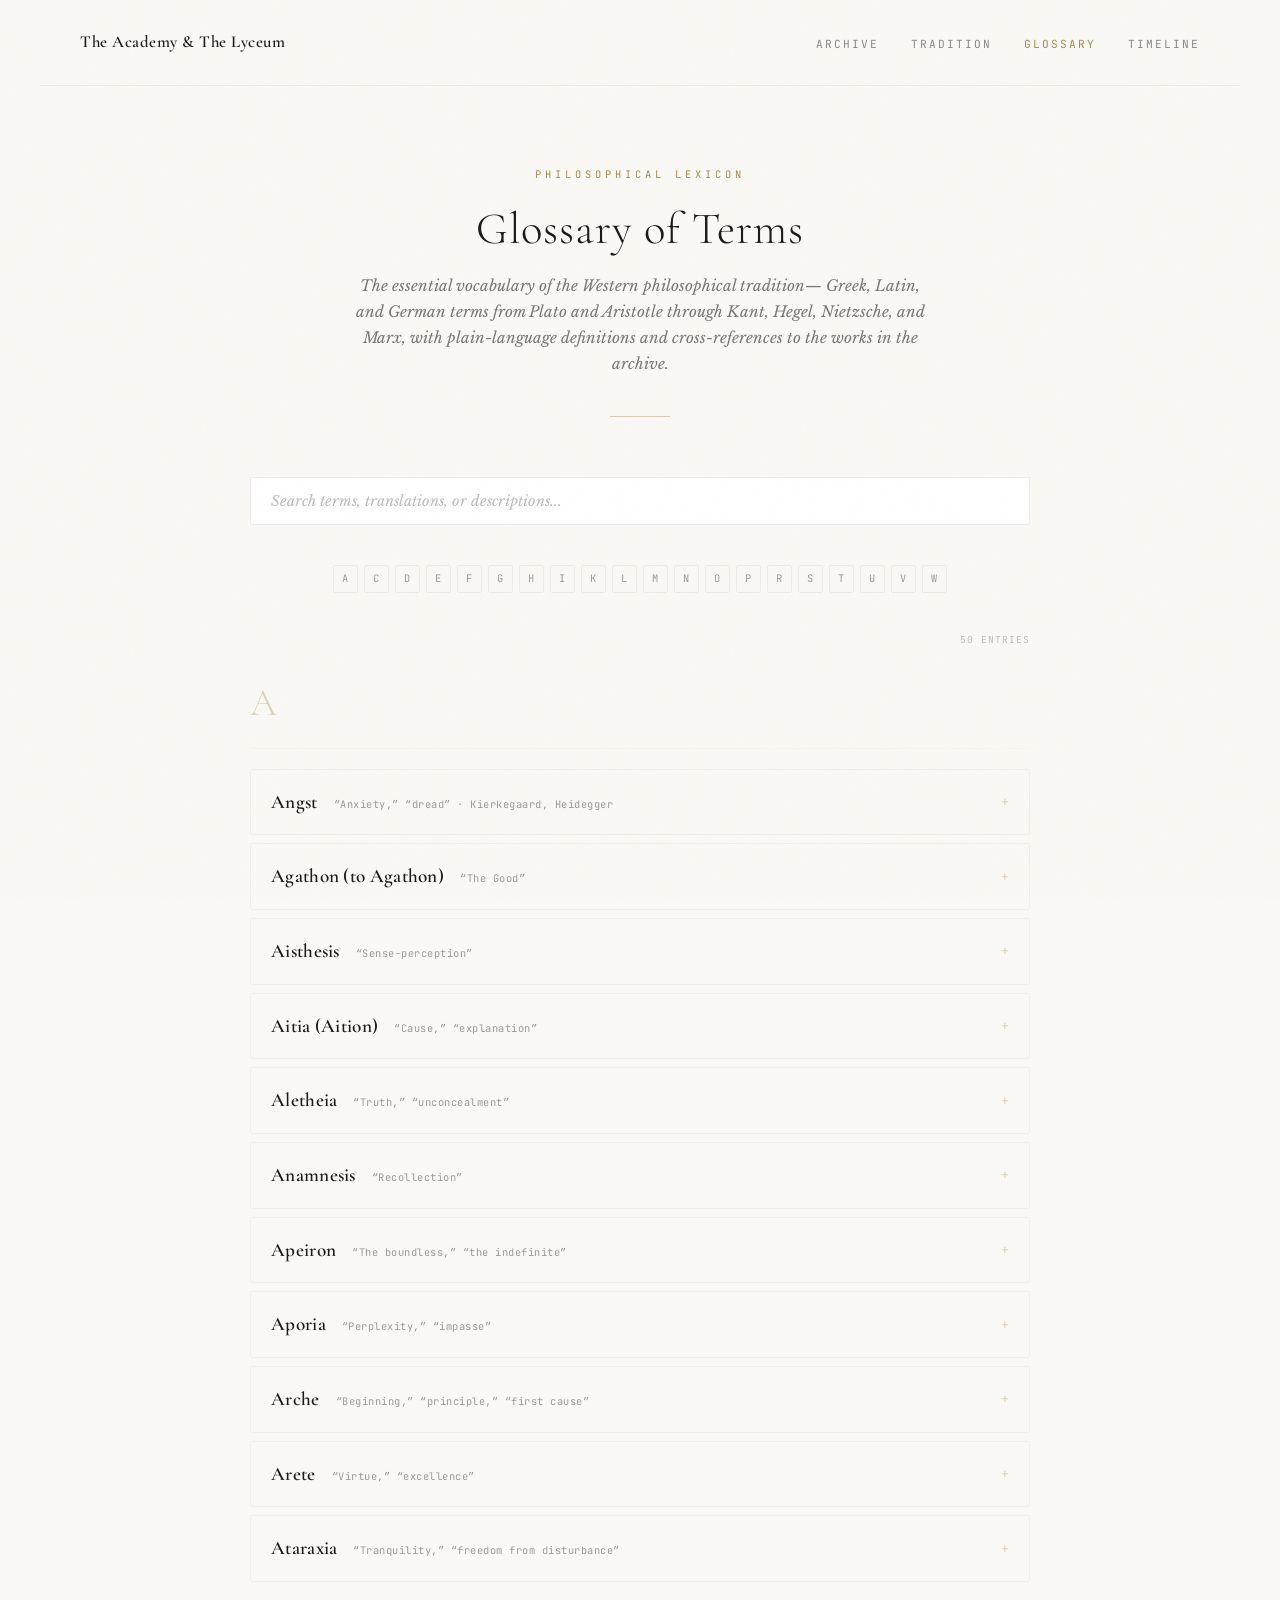
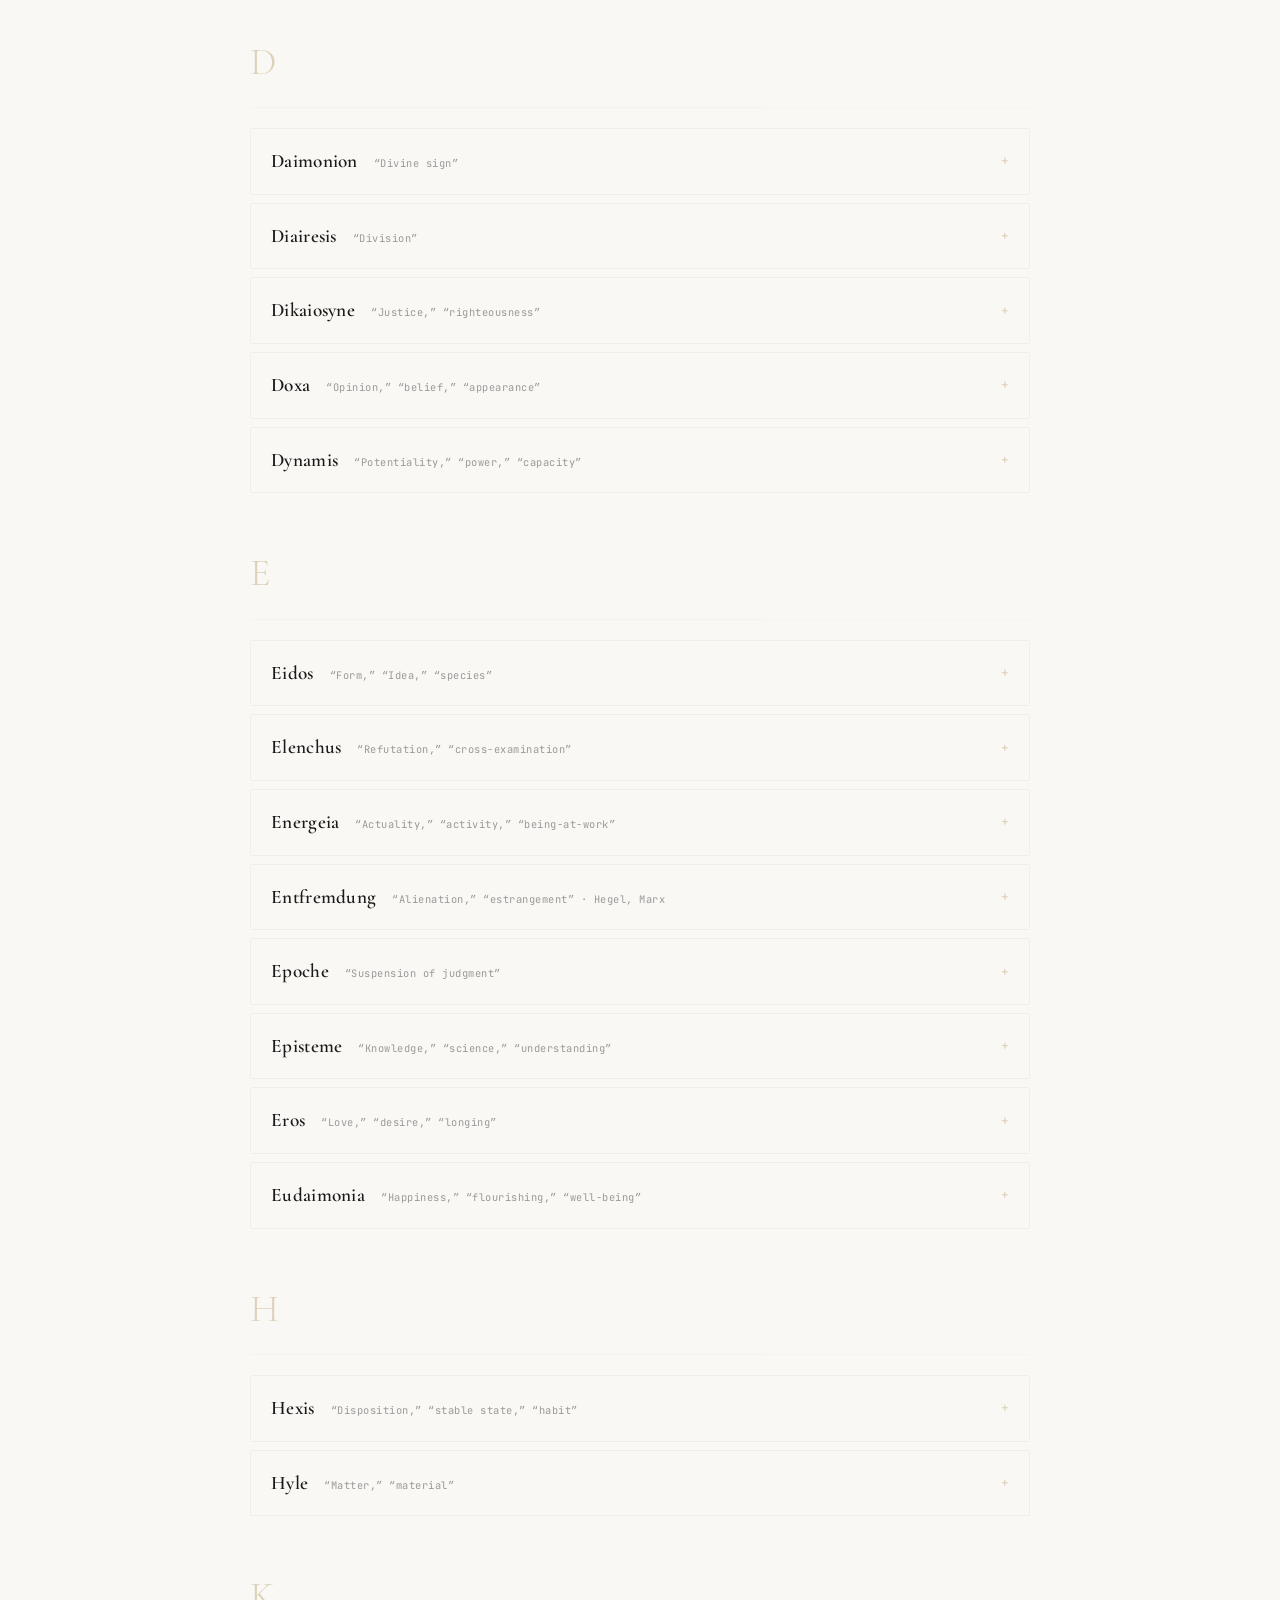
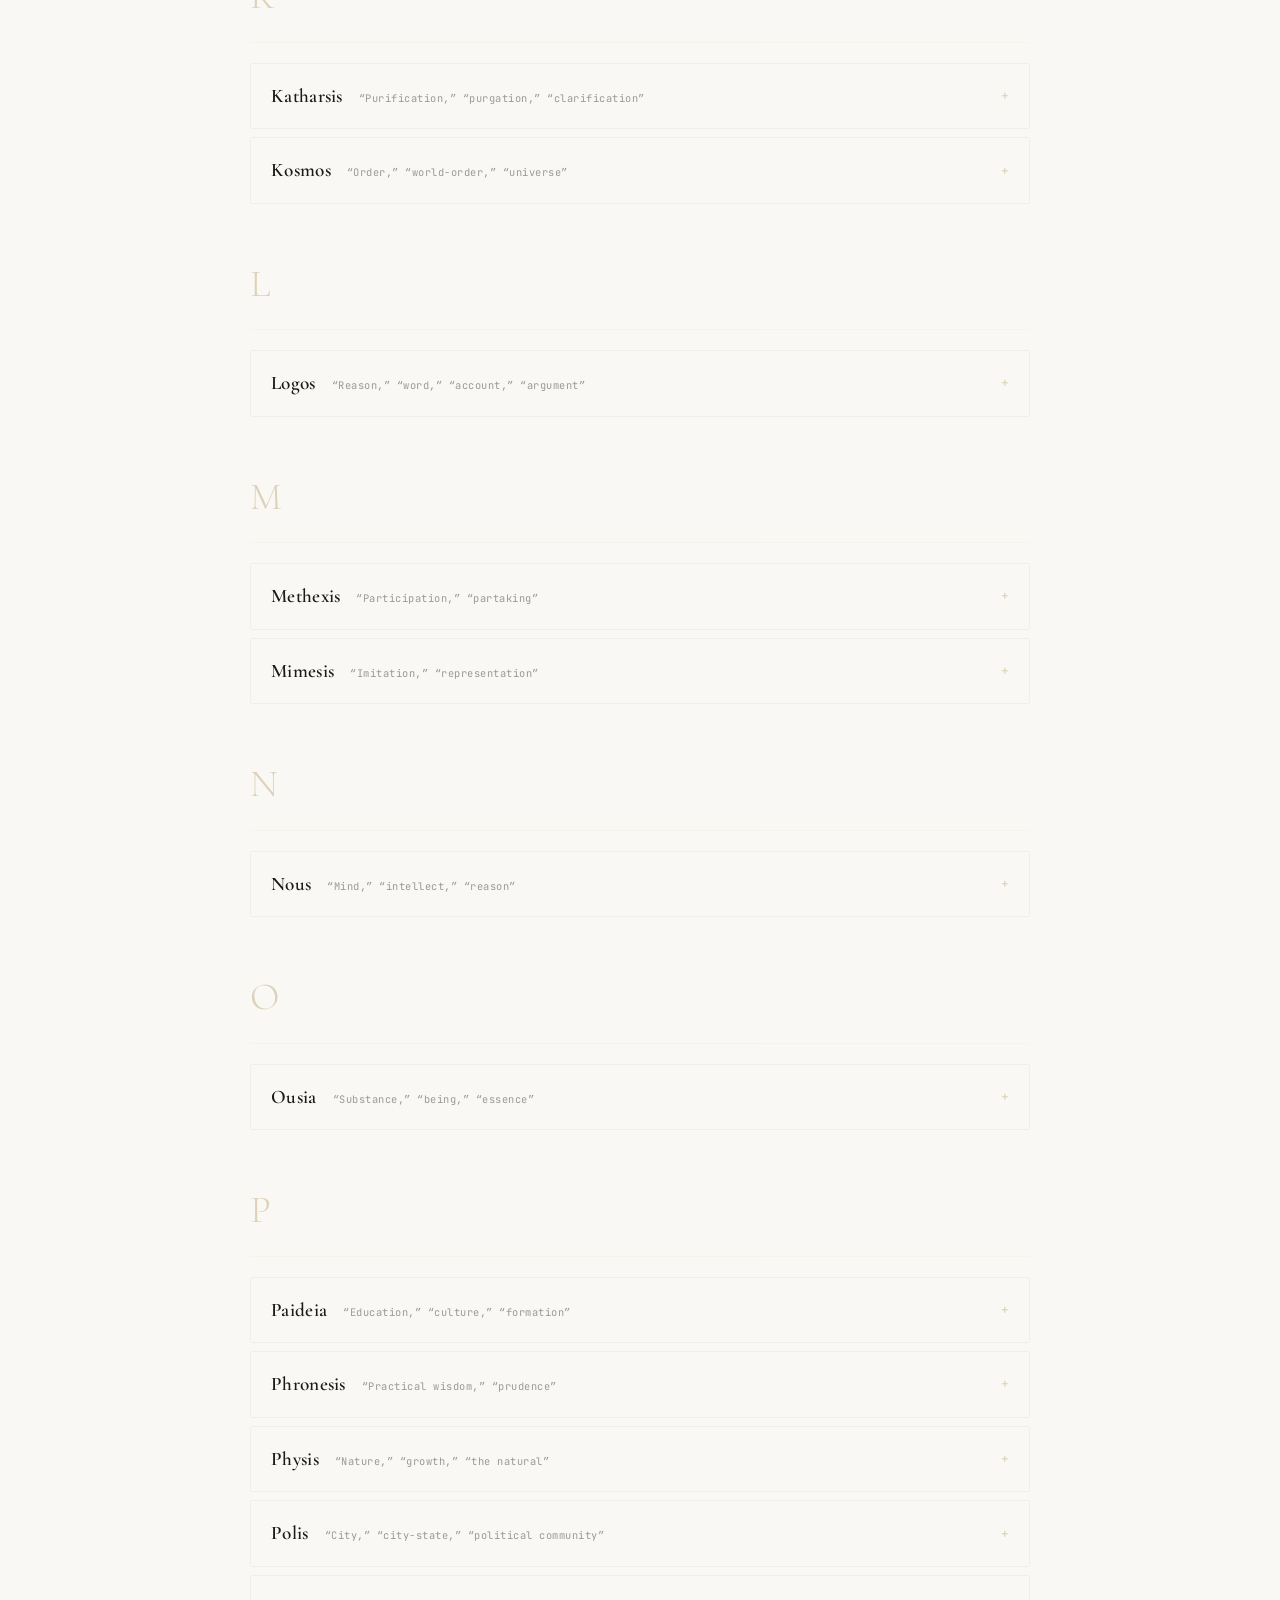
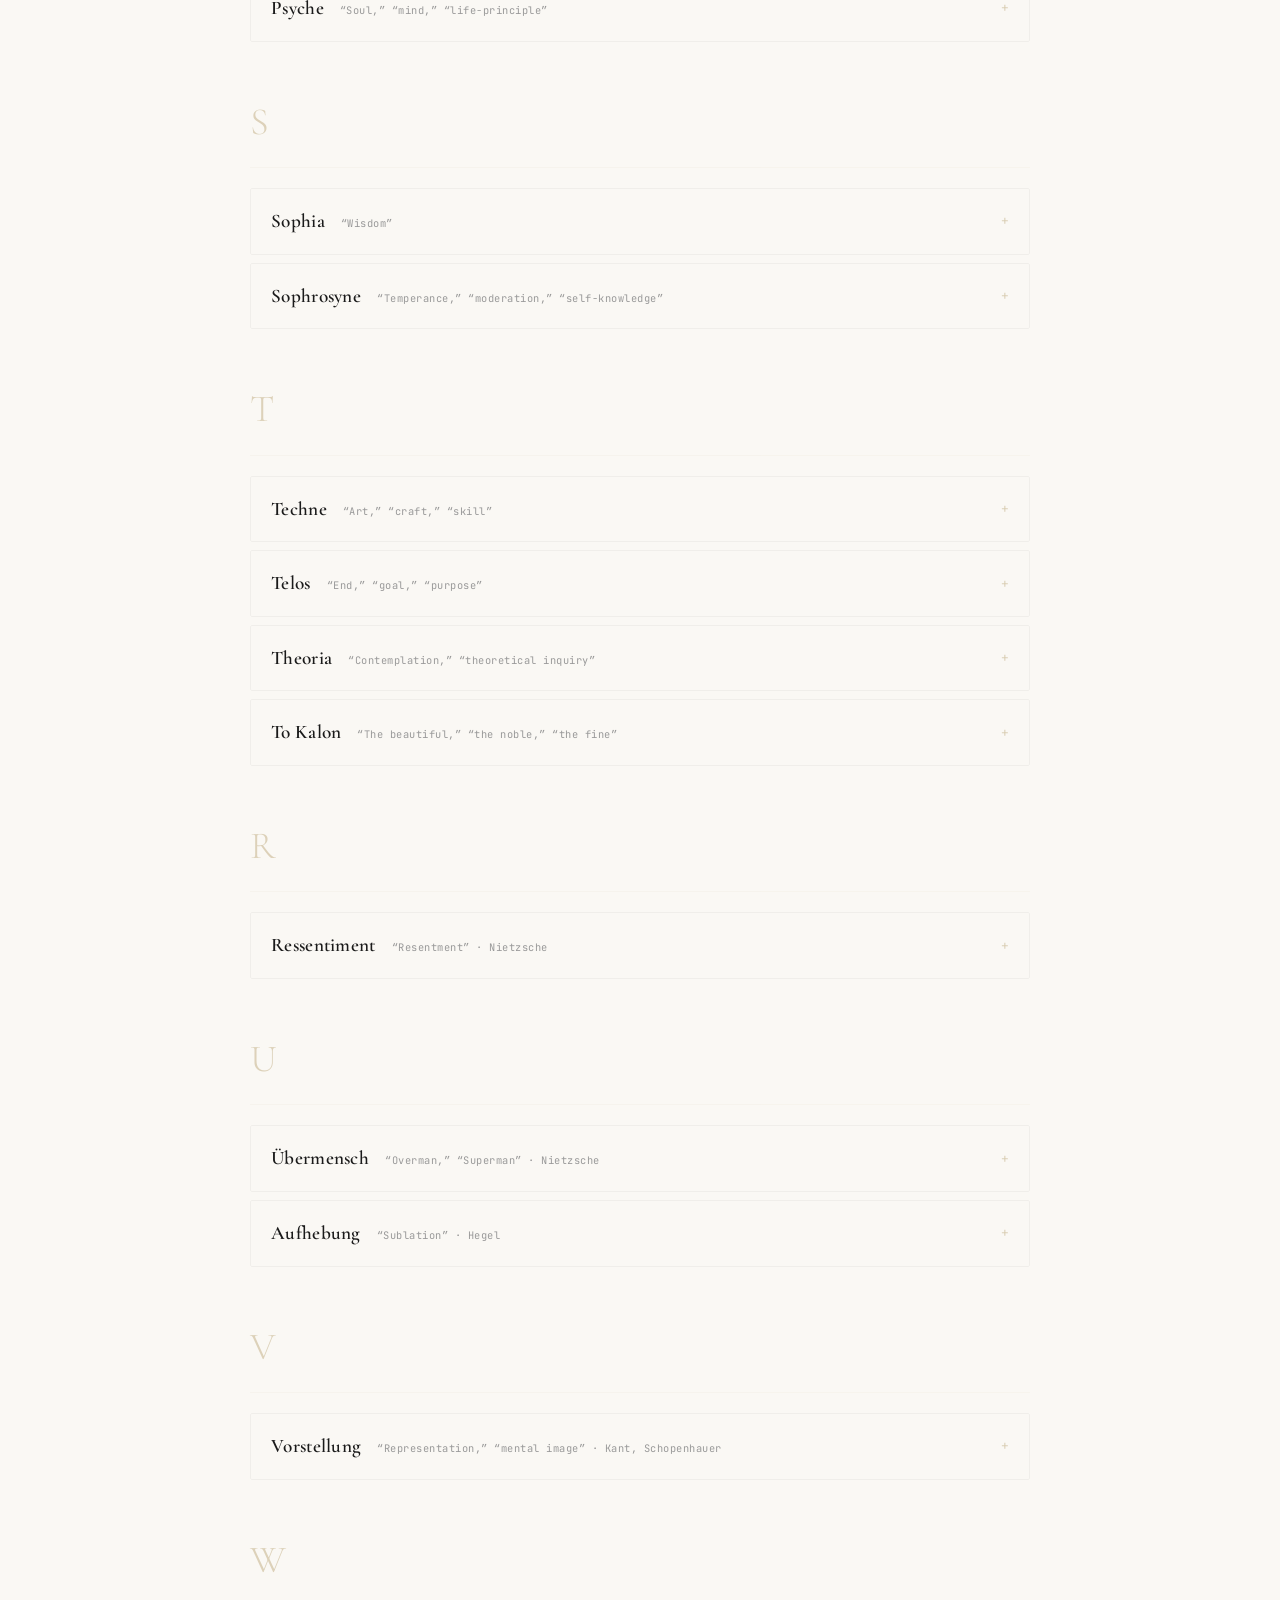
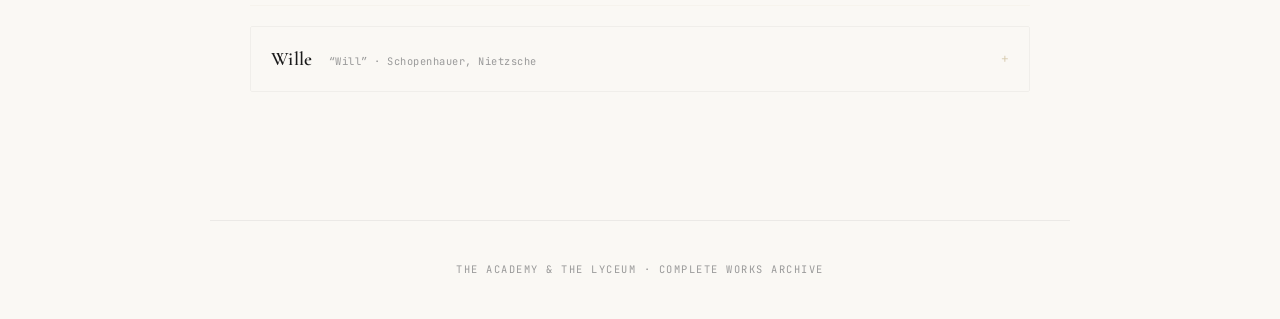
<file: glossary.html>
<!DOCTYPE html>
<html lang="en" data-theme="light">
<head>
    <meta charset="UTF-8">
    <meta name="viewport" content="width=device-width, initial-scale=1.0">
    <meta name="description" content="A glossary of key philosophical terms from Plato and Aristotle — Greek terms, Latin equivalents, and plain-language definitions.">
    <title>Glossary of Terms | The Academy &amp; The Lyceum</title>

    <link rel="preconnect" href="https://fonts.googleapis.com">
    <link rel="preconnect" href="https://fonts.gstatic.com" crossorigin>
    <link href="https://fonts.googleapis.com/css2?family=Cormorant+Garamond:ital,wght@0,300;0,400;0,500;0,600;0,700;1,300;1,400;1,500;1,600;1,700&family=JetBrains+Mono:wght@300;400;500&family=Libre+Baskerville:ital,wght@0,400;0,700;1,400&display=swap" rel="stylesheet">

    <link rel="stylesheet" href="css/style.css">

    <style>
        *, *::before, *::after {
            box-sizing: border-box;
        }

        ::selection {
            background-color: rgba(166, 138, 76, 0.15);
            color: #1A1A1A;
        }

        .gloss-body {
            margin: 0;
            padding: 0;
            background-color: #FAF8F4;
            color: #2C2C2C;
            font-family: 'Libre Baskerville', 'Georgia', serif;
            font-size: 15px;
            line-height: 1.7;
            -webkit-font-smoothing: antialiased;
            -moz-osx-font-smoothing: grayscale;
        }

        /* ---- NAVIGATION ---- */
        .gloss-nav {
            display: flex;
            justify-content: space-between;
            align-items: center;
            max-width: 1200px;
            margin: 0 auto;
            padding: 28px 40px;
            border-bottom: 1px solid rgba(0, 0, 0, 0.06);
        }

        .gloss-nav-title {
            font-family: 'Cormorant Garamond', 'Georgia', serif;
            font-size: 1.05rem;
            font-weight: 600;
            color: #1A1A1A;
            letter-spacing: 0.5px;
            text-decoration: none;
        }

        .gloss-nav-title:hover {
            color: #A68A4C;
        }

        .gloss-nav-links {
            display: flex;
            gap: 32px;
            list-style: none;
            margin: 0;
            padding: 0;
        }

        .gloss-nav-links a {
            font-family: 'JetBrains Mono', monospace;
            font-size: 0.7rem;
            text-transform: uppercase;
            letter-spacing: 2px;
            color: #888;
            text-decoration: none;
            transition: color 0.3s ease;
        }

        .gloss-nav-links a:hover {
            color: #A68A4C;
        }

        .gloss-nav-links a.active {
            color: #A68A4C;
        }

        /* ---- PAGE HEADER ---- */
        .gloss-header {
            max-width: 860px;
            margin: 0 auto;
            padding: 80px 40px 60px;
            text-align: center;
        }

        .gloss-header-label {
            font-family: 'JetBrains Mono', monospace;
            font-size: 0.65rem;
            text-transform: uppercase;
            letter-spacing: 4px;
            color: #A68A4C;
            margin-bottom: 20px;
        }

        .gloss-header h1 {
            font-family: 'Cormorant Garamond', 'Georgia', serif;
            font-size: 2.8rem;
            font-weight: 300;
            color: #1A1A1A;
            letter-spacing: 1px;
            margin: 0 0 16px 0;
            line-height: 1.2;
        }

        .gloss-header-sub {
            font-family: 'Libre Baskerville', 'Georgia', serif;
            font-size: 0.95rem;
            font-style: italic;
            color: #777;
            max-width: 580px;
            margin: 0 auto;
            line-height: 1.7;
        }

        .gloss-header-line {
            width: 60px;
            height: 1px;
            background-color: #A68A4C;
            margin: 40px auto 0;
            opacity: 0.4;
        }

        /* ---- SEARCH ---- */
        .gloss-search-wrap {
            max-width: 860px;
            margin: 0 auto;
            padding: 0 40px 40px;
        }

        .gloss-search {
            width: 100%;
            padding: 14px 20px;
            font-family: 'Libre Baskerville', 'Georgia', serif;
            font-size: 0.9rem;
            color: #2C2C2C;
            background-color: #FFFFFF;
            border: 1px solid rgba(0, 0, 0, 0.08);
            border-radius: 2px;
            outline: none;
            transition: border-color 0.3s ease;
        }

        .gloss-search::placeholder {
            color: #BBB;
            font-style: italic;
        }

        .gloss-search:focus {
            border-color: rgba(166, 138, 76, 0.4);
        }

        /* ---- LETTER INDEX ---- */
        .gloss-letter-index {
            max-width: 860px;
            margin: 0 auto;
            padding: 0 40px 32px;
            display: flex;
            flex-wrap: wrap;
            gap: 6px;
            justify-content: center;
        }

        .gloss-letter-link {
            font-family: 'JetBrains Mono', monospace;
            font-size: 0.65rem;
            letter-spacing: 1px;
            color: #999;
            text-decoration: none;
            padding: 4px 8px;
            border: 1px solid rgba(0, 0, 0, 0.05);
            border-radius: 2px;
            transition: color 0.3s ease, border-color 0.3s ease;
        }

        .gloss-letter-link:hover {
            color: #A68A4C;
            border-color: rgba(166, 138, 76, 0.3);
        }

        /* ---- MAIN CONTENT ---- */
        .gloss-content {
            max-width: 860px;
            margin: 0 auto;
            padding: 0 40px 80px;
        }

        /* ---- LETTER SECTION ---- */
        .gloss-letter-section {
            margin-bottom: 48px;
        }

        .gloss-letter-heading {
            font-family: 'Cormorant Garamond', 'Georgia', serif;
            font-size: 2.4rem;
            font-weight: 300;
            color: #A68A4C;
            opacity: 0.35;
            margin: 0 0 20px 0;
            padding-bottom: 12px;
            border-bottom: 1px solid rgba(166, 138, 76, 0.1);
        }

        /* ---- TERM ENTRY ---- */
        details.gloss-entry {
            margin-bottom: 8px;
            border: 1px solid rgba(0, 0, 0, 0.04);
            border-radius: 2px;
            transition: border-color 0.3s ease;
        }

        details.gloss-entry:hover {
            border-color: rgba(166, 138, 76, 0.2);
        }

        details.gloss-entry[open] {
            margin-bottom: 20px;
            border-color: rgba(166, 138, 76, 0.15);
        }

        details.gloss-entry summary {
            padding: 16px 20px;
            cursor: pointer;
            list-style: none;
            display: flex;
            align-items: baseline;
            gap: 16px;
            position: relative;
            user-select: none;
        }

        details.gloss-entry summary::-webkit-details-marker {
            display: none;
        }

        details.gloss-entry summary::after {
            content: '+';
            position: absolute;
            right: 20px;
            top: 50%;
            transform: translateY(-50%);
            font-family: 'JetBrains Mono', monospace;
            font-size: 0.8rem;
            font-weight: 300;
            color: #A68A4C;
            opacity: 0.4;
        }

        details.gloss-entry[open] summary::after {
            content: '\d7';
            opacity: 0.7;
        }

        .gloss-term {
            font-family: 'Cormorant Garamond', 'Georgia', serif;
            font-size: 1.2rem;
            font-weight: 600;
            color: #1A1A1A;
            letter-spacing: 0.3px;
        }

        .gloss-translation {
            font-family: 'JetBrains Mono', monospace;
            font-size: 0.65rem;
            color: #999;
            letter-spacing: 0.5px;
            padding-right: 30px;
        }

        .gloss-entry-content {
            padding: 4px 20px 20px;
            border-top: 1px solid rgba(0, 0, 0, 0.03);
            overflow: hidden;
            animation: glossSlide 0.25s ease;
        }

        @keyframes glossSlide {
            from { opacity: 0; max-height: 0; }
            to { opacity: 1; max-height: 2000px; }
        }

        .gloss-entry-content p {
            font-size: 0.88rem;
            line-height: 1.7;
            color: #3D3D3D;
            margin: 10px 0 0 0;
        }

        .gloss-entry-content p em {
            font-style: italic;
            color: #555;
        }

        .gloss-entry-content p:first-child {
            margin-top: 6px;
        }

        .gloss-associated {
            margin-top: 12px;
            font-family: 'JetBrains Mono', monospace;
            font-size: 0.62rem;
            color: #AAA;
            letter-spacing: 0.5px;
        }

        .gloss-associated strong {
            color: #999;
            font-weight: 500;
        }

        /* ---- ENTRY COUNT ---- */
        .gloss-count {
            max-width: 860px;
            margin: 0 auto;
            padding: 0 40px 20px;
            text-align: right;
        }

        .gloss-count span {
            font-family: 'JetBrains Mono', monospace;
            font-size: 0.6rem;
            color: #BBB;
            letter-spacing: 1px;
            text-transform: uppercase;
        }

        /* ---- FOOTER ---- */
        .gloss-footer {
            max-width: 860px;
            margin: 0 auto;
            padding: 40px;
            border-top: 1px solid rgba(0, 0, 0, 0.06);
            text-align: center;
        }

        .gloss-footer p {
            font-family: 'JetBrains Mono', monospace;
            font-size: 0.65rem;
            color: #999;
            letter-spacing: 1.5px;
            text-transform: uppercase;
            margin: 0;
        }

        /* ---- BACK TO TOP ---- */
        .gloss-back-top {
            position: fixed;
            bottom: 36px;
            right: 36px;
            width: 40px;
            height: 40px;
            background-color: #FAF8F4;
            border: 1px solid rgba(0, 0, 0, 0.1);
            border-radius: 2px;
            display: flex;
            align-items: center;
            justify-content: center;
            text-decoration: none;
            opacity: 0;
            visibility: hidden;
            transition: opacity 0.4s ease, visibility 0.4s ease,
                        border-color 0.3s ease;
            z-index: 100;
        }

        .gloss-back-top.visible {
            opacity: 1;
            visibility: visible;
        }

        .gloss-back-top:hover {
            border-color: rgba(166, 138, 76, 0.4);
        }

        .gloss-back-top-arrow {
            font-family: 'JetBrains Mono', monospace;
            font-size: 0.85rem;
            color: #A68A4C;
            line-height: 1;
        }

        /* ---- NO RESULTS ---- */
        .gloss-no-results {
            display: none;
            text-align: center;
            padding: 60px 20px;
        }

        .gloss-no-results p {
            font-family: 'Libre Baskerville', 'Georgia', serif;
            font-size: 0.9rem;
            font-style: italic;
            color: #BBB;
        }

        /* ---- RESPONSIVE ---- */
        @media (max-width: 768px) {
            .gloss-nav {
                flex-direction: column;
                gap: 16px;
                padding: 20px 24px;
            }
            .gloss-header {
                padding: 50px 24px 40px;
            }
            .gloss-header h1 {
                font-size: 2rem;
            }
            .gloss-search-wrap,
            .gloss-letter-index,
            .gloss-content,
            .gloss-count {
                padding-left: 24px;
                padding-right: 24px;
            }
        }
    </style>
</head>
<body class="gloss-body">

    <nav class="gloss-nav">
        <a href="index.html" class="gloss-nav-title">The Academy &amp; The Lyceum</a>
        <ul class="gloss-nav-links">
            <li><a href="index.html">Archive</a></li>
            <li><a href="tradition.html">Tradition</a></li>
            <li><a href="glossary.html" class="active">Glossary</a></li>
            <li><a href="timeline.html">Timeline</a></li>
        </ul>
    </nav>

    <header class="gloss-header">
        <div class="gloss-header-label">Philosophical Lexicon</div>
        <h1>Glossary of Terms</h1>
        <p class="gloss-header-sub">
            The essential vocabulary of the Western philosophical tradition&mdash;
            Greek, Latin, and German terms from Plato and Aristotle through
            Kant, Hegel, Nietzsche, and Marx, with plain-language definitions
            and cross-references to the works in the archive.
        </p>
        <div class="gloss-header-line"></div>
    </header>

    <div class="gloss-search-wrap">
        <input type="text" class="gloss-search" id="glossSearch"
               placeholder="Search terms, translations, or descriptions...">
    </div>

    <div class="gloss-letter-index" id="letterIndex">
        <a href="#letter-A" class="gloss-letter-link">A</a>
        <a href="#letter-C" class="gloss-letter-link">C</a>
        <a href="#letter-D" class="gloss-letter-link">D</a>
        <a href="#letter-E" class="gloss-letter-link">E</a>
        <a href="#letter-F" class="gloss-letter-link">F</a>
        <a href="#letter-G" class="gloss-letter-link">G</a>
        <a href="#letter-H" class="gloss-letter-link">H</a>
        <a href="#letter-I" class="gloss-letter-link">I</a>
        <a href="#letter-K" class="gloss-letter-link">K</a>
        <a href="#letter-L" class="gloss-letter-link">L</a>
        <a href="#letter-M" class="gloss-letter-link">M</a>
        <a href="#letter-N" class="gloss-letter-link">N</a>
        <a href="#letter-O" class="gloss-letter-link">O</a>
        <a href="#letter-P" class="gloss-letter-link">P</a>
        <a href="#letter-R" class="gloss-letter-link">R</a>
        <a href="#letter-S" class="gloss-letter-link">S</a>
        <a href="#letter-T" class="gloss-letter-link">T</a>
        <a href="#letter-U" class="gloss-letter-link">U</a>
        <a href="#letter-V" class="gloss-letter-link">V</a>
        <a href="#letter-W" class="gloss-letter-link">W</a>
    </div>

    <div class="gloss-count">
        <span id="entryCount">50 entries</span>
    </div>

    <main class="gloss-content" id="glossContent">

        <div class="gloss-no-results" id="noResults">
            <p>No terms match your search.</p>
        </div>

        <!-- ======== A ======== -->
        <div class="gloss-letter-section" id="letter-A">
            <div class="gloss-letter-heading">A</div>


            <details class="gloss-entry" data-terms="angst anxiety dread kierkegaard heidegger freedom possibility nothingness existentialism">
                <summary>
                    <span class="gloss-term">Angst</span>
                    <span class="gloss-translation">&ldquo;Anxiety,&rdquo; &ldquo;dread&rdquo; &middot; Kierkegaard, Heidegger</span>
                </summary>
                <div class="gloss-entry-content">
                    <p>In existential philosophy, a specific form of anxiety directed not at any particular object (which would be fear) but at freedom itself&mdash;at the vertiginous openness of possibility. Kierkegaard analyzed it in The Concept of Anxiety (1844) as the &ldquo;dizziness of freedom&rdquo;: standing before the abyss of one&rsquo;s own possibility, the self experiences <em>Angest</em> not because it fears some external danger but because it is radically free and responsible for what it will become. Anxiety is &ldquo;the dizziness of freedom&rdquo;&mdash;the self looks down into the bottomless pit of its own possibilities and experiences both attraction and terror. Heidegger developed this in Being and Time (1927): <em>Angst</em> is the fundamental attunement (<em>Grundstimmung</em>) in which Dasein is individuated from the &ldquo;they-self&rdquo; (das Man) and confronted with its ownmost possibilities, including its most certain possibility: death. Unlike fear, which has a specific object and can be faced and overcome, anxiety has no object&mdash;it is anxiety before Nothing (<em>das Nichts</em>)&mdash;and its resolution is not courage but authentic self-projection. Sartre&rsquo;s anguish (<em>angoisse</em>) is the recognition that I am condemned to be free: no essence, no nature, no God determines what I will do; the responsibility is entirely mine.</p>
                    <div class="gloss-associated"><strong>Associated:</strong> Kierkegaard, <em>The Concept of Anxiety</em> (1844); Heidegger, <em>Being and Time</em> &sect;40 (1927)</div>
                </div>
            </details>

            <details class="gloss-entry" data-terms="agathon good to agathon form of the good plato republic">
                <summary>
                    <span class="gloss-term">Agathon (to Agathon)</span>
                    <span class="gloss-translation">&ldquo;The Good&rdquo;</span>
                </summary>
                <div class="gloss-entry-content">
                    <p>The supreme principle in Plato&rsquo;s metaphysics. In the <em>Republic</em> (505a&ndash;509b), the Form of the Good occupies the highest position in the hierarchy of Forms, analogous to the sun in the visible world: as the sun provides both the light by which objects are seen and the energy by which they grow, the Good provides both the intelligibility by which the Forms are known and the being by which they exist. It is thus &ldquo;beyond being&rdquo; (<em>epekeina tes ousias</em>) in dignity and power&mdash;a formulation that profoundly influenced Plotinus&rsquo;s conception of the One. In Aristotle, <em>agathon</em> is not a single transcendent Form but is &ldquo;said in many ways&rdquo; (<em>Nicomachean Ethics</em> 1096a); the practical good for human beings is <em>eudaimonia</em>, activity of the soul in accordance with virtue.</p>
                    <div class="gloss-associated"><strong>Associated:</strong> Plato, <em>Republic</em> VI&ndash;VII; Aristotle, <em>Nicomachean Ethics</em> I; Plotinus, <em>Enneads</em> V&ndash;VI</div>
                </div>
            </details>

            <details class="gloss-entry" data-terms="aisthesis sensation perception sense empiricism aristotle plato">
                <summary>
                    <span class="gloss-term">Aisthesis</span>
                    <span class="gloss-translation">&ldquo;Sense-perception&rdquo;</span>
                </summary>
                <div class="gloss-entry-content">
                    <p>The faculty and act of sense-perception. For Plato, <em>aisthesis</em> grasps only the changing, particular world of becoming and can never yield genuine knowledge (<em>episteme</em>), which is reserved for the intellect&rsquo;s apprehension of the eternal Forms. In the <em>Theaetetus</em> (151d&ndash;186e), Plato systematically refutes the identification of knowledge with perception. For Aristotle, by contrast, <em>aisthesis</em> is the indispensable starting point of all knowledge: &ldquo;All men by nature desire to know. An indication of this is the delight we take in our senses&rdquo; (<em>Metaphysics</em> 980a). Sensation receives the form of the perceived object without its matter, as wax receives the impression of a signet ring (<em>De Anima</em> 424a). The Stoics held that all impressions (<em>phantasiai</em>) derive from <em>aisthesis</em>, with the &ldquo;cataleptic impression&rdquo; providing the criterion of truth. The Epicureans went further, maintaining that all sensations are true; error arises only in the judgment applied to them.</p>
                    <div class="gloss-associated"><strong>Associated:</strong> Plato, <em>Theaetetus</em>; Aristotle, <em>De Anima</em> II&ndash;III; Epicurus, <em>Letter to Herodotus</em></div>
                </div>
            </details>

            <details class="gloss-entry" data-terms="aitia cause causes four aristotle material formal efficient final">
                <summary>
                    <span class="gloss-term">Aitia (Aition)</span>
                    <span class="gloss-translation">&ldquo;Cause,&rdquo; &ldquo;explanation&rdquo;</span>
                </summary>
                <div class="gloss-entry-content">
                    <p>Aristotle&rsquo;s doctrine of the four causes (<em>Physics</em> 194b&ndash;195a) is one of the most influential explanatory frameworks in the history of philosophy. To fully explain any natural object or process, one must identify: (1) the <em>material cause</em> (<em>hyle</em>)&mdash;the matter out of which something is made (the bronze of a statue); (2) the <em>formal cause</em> (<em>eidos</em>, <em>morphe</em>)&mdash;the form, pattern, or definition that makes it what it is (the shape of the statue); (3) the <em>efficient cause</em> (<em>to hothen he kinesis</em>)&mdash;the agent or source of change that brings it into being (the sculptor); and (4) the <em>final cause</em> (<em>telos</em>)&mdash;the end, purpose, or &ldquo;that for the sake of which&rdquo; (the statue&rsquo;s function as a dedication or ornament). Aristotle criticized his predecessors for recognizing only some of these causes: the Milesians identified only material causes, the Pythagoreans formal causes, Empedocles efficient causes. The final cause is, for Aristotle, primary: nature acts for an end, and teleological explanation is the deepest form of understanding.</p>
                    <div class="gloss-associated"><strong>Associated:</strong> Aristotle, <em>Physics</em> II; <em>Metaphysics</em> I, V</div>
                </div>
            </details>

            <details class="gloss-entry" data-terms="aletheia truth unconcealment heidegger parmenides plato">
                <summary>
                    <span class="gloss-term">Aletheia</span>
                    <span class="gloss-translation">&ldquo;Truth,&rdquo; &ldquo;unconcealment&rdquo;</span>
                </summary>
                <div class="gloss-entry-content">
                    <p>Literally &ldquo;un-forgetting&rdquo; or &ldquo;un-concealment&rdquo; (from <em>a-</em>, &ldquo;not,&rdquo; and <em>lethe</em>, &ldquo;forgetting, concealment&rdquo;). In Parmenides&rsquo; poem, the goddess guides the philosopher along the &ldquo;Way of Truth&rdquo; (<em>hodos aletheies</em>), which reveals that Being is one, unchanging, and complete. For Plato, <em>aletheia</em> is what the philosopher grasps when the soul ascends from the shadowy world of appearance to the sunlit realm of the Forms; the Allegory of the Cave (<em>Republic</em> 514a&ndash;520a) dramatizes this ascent from darkness (<em>doxa</em>) to light (<em>aletheia</em>). For Aristotle, truth consists in saying of what is that it is, and of what is not that it is not (<em>Metaphysics</em> 1011b); this &ldquo;correspondence&rdquo; conception became foundational for Western epistemology. In the twentieth century, Heidegger reinterpreted <em>aletheia</em> as the primordial &ldquo;unconcealment&rdquo; of Being, prior to and more fundamental than propositional truth&mdash;a reading that, though controversial among classicists, profoundly influenced continental philosophy.</p>
                    <div class="gloss-associated"><strong>Associated:</strong> Parmenides, DK 28 B1&ndash;B8; Plato, <em>Republic</em> VII; Aristotle, <em>Metaphysics</em> IV</div>
                </div>
            </details>

            <details class="gloss-entry" data-terms="anamnesis recollection learning meno phaedo plato forms immortality">
                <summary>
                    <span class="gloss-term">Anamnesis</span>
                    <span class="gloss-translation">&ldquo;Recollection&rdquo;</span>
                </summary>
                <div class="gloss-entry-content">
                    <p>Plato&rsquo;s doctrine that all learning is recollection of knowledge the soul possessed before its incarnation in a body. In the <em>Meno</em> (81a&ndash;86b), Socrates demonstrates this by eliciting geometrical knowledge from an uneducated slave boy through questioning alone, without teaching him anything&mdash;the boy &ldquo;recovers&rdquo; the knowledge from within himself. In the <em>Phaedo</em> (72e&ndash;77a), the argument is extended: our ability to recognize imperfect sensible instances as imperfect (two sticks that are &ldquo;approximately equal&rdquo; but not perfectly so) presupposes prior acquaintance with the Form of Equality itself, which we must have known before birth. The doctrine serves multiple philosophical functions: it resolves Meno&rsquo;s paradox (how can you search for what you do not know?), it provides evidence for the soul&rsquo;s pre-existence and immortality, and it establishes the epistemological priority of the Forms over sensible particulars. Aristotle rejected <em>anamnesis</em>, arguing that knowledge arises through abstraction from sensory experience (<em>Posterior Analytics</em> II.19).</p>
                    <div class="gloss-associated"><strong>Associated:</strong> Plato, <em>Meno</em>, <em>Phaedo</em>, <em>Phaedrus</em></div>
                </div>
            </details>

            <details class="gloss-entry" data-terms="apeiron boundless unlimited indefinite anaximander">
                <summary>
                    <span class="gloss-term">Apeiron</span>
                    <span class="gloss-translation">&ldquo;The boundless,&rdquo; &ldquo;the indefinite&rdquo;</span>
                </summary>
                <div class="gloss-entry-content">
                    <p>Anaximander&rsquo;s proposed <em>arche</em>&mdash;the first principle from which all things arise and into which all things dissolve. Unlike Thales&rsquo; water or Anaximenes&rsquo; air, the <em>apeiron</em> is not any determinate substance but something prior to all qualitative determination: boundless in extent, indefinite in character, and eternal in duration. Aristotle interprets it as that which has no limit or boundary (<em>peras</em>), and discusses it extensively in the <em>Physics</em> (III.4&ndash;8), where he distinguishes between the potential infinite (which he accepts: a line can always be further divided) and the actual infinite (which he rejects: no actually infinite magnitude or number exists). The <em>apeiron</em> also appears in Pythagorean philosophy as one member of the fundamental pair of limiters (<em>perainonta</em>) and unlimiteds (<em>apeira</em>) that Philolaus identified as the constituents of all things.</p>
                    <div class="gloss-associated"><strong>Associated:</strong> Anaximander, DK 12 B1; Aristotle, <em>Physics</em> III; Philolaus</div>
                </div>
            </details>

            <details class="gloss-entry" data-terms="aporia perplexity puzzlement socrates dialectic elenchus">
                <summary>
                    <span class="gloss-term">Aporia</span>
                    <span class="gloss-translation">&ldquo;Perplexity,&rdquo; &ldquo;impasse&rdquo;</span>
                </summary>
                <div class="gloss-entry-content">
                    <p>Literally &ldquo;without passage&rdquo; or &ldquo;without way through&rdquo;&mdash;the state of genuine intellectual puzzlement that results when confident assumptions are shown to be inconsistent. In the Socratic dialogues, <em>aporia</em> is the characteristic outcome of the <em>elenchus</em>: the interlocutor who began with a confident definition of justice, courage, or piety discovers that his beliefs are contradictory, and is left in a state of productive bewilderment. Far from being a failure, <em>aporia</em> is for Socrates the necessary precondition of genuine philosophical inquiry&mdash;it clears away false certainty and opens the soul to authentic understanding. Aristotle preserves the term in a somewhat different sense: in the <em>Metaphysics</em> (III.1, 995a24&ndash;995b4), he systematically catalogues the <em>aporiai</em> (puzzles, difficulties) that any adequate metaphysical theory must resolve, treating them as the starting point of philosophical investigation rather than its terminus.</p>
                    <div class="gloss-associated"><strong>Associated:</strong> Plato, <em>Meno</em>, <em>Laches</em>, <em>Euthyphro</em>; Aristotle, <em>Metaphysics</em> III</div>
                </div>
            </details>

            <details class="gloss-entry" data-terms="arche principle first cause origin beginning milesians">
                <summary>
                    <span class="gloss-term">Arche</span>
                    <span class="gloss-translation">&ldquo;Beginning,&rdquo; &ldquo;principle,&rdquo; &ldquo;first cause&rdquo;</span>
                </summary>
                <div class="gloss-entry-content">
                    <p>The fundamental principle, origin, or source from which all things derive. The search for the <em>arche</em> defines the Milesian project: Thales proposed water, Anaximander the <em>apeiron</em>, Anaximenes air. In Aristotle&rsquo;s reconstruction (<em>Metaphysics</em> I), the history of Pre-Socratic philosophy is essentially the history of successive proposals for the <em>arche</em>. For Aristotle himself, an <em>arche</em> is that from which something first comes to be, or through which something is first known, or by which something is first governed (<em>Metaphysics</em> 1013a). The term carries a double sense of temporal origin and logical ground: the <em>arche</em> is both that from which things historically arose and that which makes them rationally intelligible. In Neoplatonism, the <em>arche</em> becomes the One, the ultimate principle that is the source of all being but is itself beyond all predication.</p>
                    <div class="gloss-associated"><strong>Associated:</strong> Thales, Anaximander, Anaximenes; Aristotle, <em>Metaphysics</em> I, V; Plotinus</div>
                </div>
            </details>

            <details class="gloss-entry" data-terms="arete virtue excellence moral plato aristotle ethics">
                <summary>
                    <span class="gloss-term">Arete</span>
                    <span class="gloss-translation">&ldquo;Virtue,&rdquo; &ldquo;excellence&rdquo;</span>
                </summary>
                <div class="gloss-entry-content">
                    <p>The excellence or optimal functioning of any thing according to its nature. A knife has <em>arete</em> when it cuts well; a horse when it runs well; a human being when it lives well. The term carries no exclusively moral connotation in Greek; it encompasses any form of excellence, from athletic prowess to intellectual brilliance to moral integrity. The Homeric heroes possess <em>arete</em> as martial valor and noble bearing. The Sophists claimed to teach <em>arete</em> as civic and rhetorical competence. Socrates asked the revolutionary question: what is <em>arete</em> as such, and can it be taught? He identified it with knowledge: no one who truly understands the good would willingly choose evil. Plato elaborated this into the doctrine of the four cardinal virtues: wisdom (<em>sophia</em>), courage (<em>andreia</em>), temperance (<em>sophrosyne</em>), and justice (<em>dikaiosyne</em>), each corresponding to a part of the soul and a class in the ideal city. Aristotle distinguished intellectual virtues (acquired through teaching) from moral virtues (acquired through habituation, <em>ethismos</em>), and defined moral <em>arete</em> as a stable disposition (<em>hexis</em>) to choose the mean between excess and deficiency relative to the agent and the situation (<em>Nicomachean Ethics</em> 1106b&ndash;1107a).</p>
                    <div class="gloss-associated"><strong>Associated:</strong> Homer; the Sophists; Socrates; Plato, <em>Republic</em> IV; Aristotle, <em>Nicomachean Ethics</em> II</div>
                </div>
            </details>

            <details class="gloss-entry" data-terms="ataraxia tranquility peace disturbance epicurus pyrrho stoics skeptics">
                <summary>
                    <span class="gloss-term">Ataraxia</span>
                    <span class="gloss-translation">&ldquo;Tranquility,&rdquo; &ldquo;freedom from disturbance&rdquo;</span>
                </summary>
                <div class="gloss-entry-content">
                    <p>The undisturbed condition of the soul, free from anxiety, fear, and emotional turbulence. <em>Ataraxia</em> is the highest goal of Epicurean and Pyrrhonian ethics, though achieved by very different means. For Epicurus, <em>ataraxia</em> results from the rational elimination of the fears that torment the soul: the fear of the gods (who exist but take no interest in human affairs), the fear of death (&ldquo;where death is, I am not&rdquo;), and the fear of unattainable desires. For the Pyrrhonian skeptic, <em>ataraxia</em> follows unexpectedly from the suspension of judgment (<em>epoche</em>): having found equally balanced arguments on every question, the skeptic ceases to dogmatize and discovers that tranquility follows &ldquo;as a shadow follows a body&rdquo; (Sextus Empiricus, <em>Outlines of Pyrrhonism</em> I.29). The Stoics pursued a related but distinct state, <em>apatheia</em>&mdash;freedom from irrational passions (<em>pathe</em>)&mdash;achieved through the disciplined exercise of rational judgment and the recognition that only virtue is truly good.</p>
                    <div class="gloss-associated"><strong>Associated:</strong> Epicurus; Pyrrho; Sextus Empiricus, <em>Outlines</em> I; Stoics</div>
                </div>
            </details>

        </div>

        <!-- ======== D ======== -->
        <div class="gloss-letter-section" id="letter-D">
            <div class="gloss-letter-heading">D</div>

            <details class="gloss-entry" data-terms="daimonion divine sign socrates inner voice apology">
                <summary>
                    <span class="gloss-term">Daimonion</span>
                    <span class="gloss-translation">&ldquo;Divine sign&rdquo;</span>
                </summary>
                <div class="gloss-entry-content">
                    <p>The mysterious inner voice or &ldquo;divine something&rdquo; (<em>to daimonion</em>) that Socrates reported experiencing throughout his life. It never told him what to do, only what <em>not</em> to do&mdash;it intervened as a prohibitive check, dissuading him from particular courses of action without providing positive guidance. In the <em>Apology</em> (31c&ndash;d), Socrates describes it as beginning in childhood and explains that it was the <em>daimonion</em> that prevented him from entering politics: had he done so, he says, he would long since have been killed and would have been of no use to Athens or to himself. The nature of the <em>daimonion</em> was one of the charges brought against him at trial (introducing &ldquo;new divine things,&rdquo; <em>kaina daimonia</em>). It has been variously interpreted as conscience, moral intuition, a genuine religious experience, a literary device of Plato&rsquo;s, or (by modern commentators of a clinical bent) as a form of auditory hallucination&mdash;interpretations that reveal as much about the interpreters as about Socrates.</p>
                    <div class="gloss-associated"><strong>Associated:</strong> Plato, <em>Apology</em>, <em>Phaedrus</em>, <em>Theaetetus</em>; Xenophon, <em>Memorabilia</em></div>
                </div>
            </details>

            <details class="gloss-entry" data-terms="diairesis division collection method plato sophist statesman phaedrus">
                <summary>
                    <span class="gloss-term">Diairesis</span>
                    <span class="gloss-translation">&ldquo;Division&rdquo;</span>
                </summary>
                <div class="gloss-entry-content">
                    <p>The method of systematic division, paired with <em>synagoge</em> (collection), that Plato developed in his later dialogues as a refinement of the Socratic <em>elenchus</em>. The procedure is to begin with a broad genus, divide it into two species by identifying a relevant differentia, select the species that contains the target concept, and divide again, continuing until one arrives at the indivisible species that constitutes the sought-for definition. In the <em>Sophist</em> (218b&ndash;221c), the Eleatic Stranger famously demonstrates the method by first defining the angler (as a practitioner of the art of acquisition, by capture, by hunting, of water animals, by striking, with a hook, from below), then applies it to the far more philosophically significant task of defining the sophist. In the <em>Phaedrus</em> (265d&ndash;266c), Socrates describes the complementary operations: collection (<em>synagoge</em>) gathers scattered particulars under a single Form, while division carves the Form &ldquo;at its natural joints, like a good butcher.&rdquo; Aristotle adopted and transformed <em>diairesis</em> into his biological classification method, which organizes species by genus and differentia&mdash;the system that underwrites his zoological treatises and, ultimately, the entire Linnaean taxonomy.</p>
                    <div class="gloss-associated"><strong>Associated:</strong> Plato, <em>Sophist</em>, <em>Statesman</em>, <em>Phaedrus</em>; Aristotle, <em>Parts of Animals</em> I</div>
                </div>
            </details>

            <details class="gloss-entry" data-terms="dikaiosyne justice plato republic aristotle ethics political">
                <summary>
                    <span class="gloss-term">Dikaiosyne</span>
                    <span class="gloss-translation">&ldquo;Justice,&rdquo; &ldquo;righteousness&rdquo;</span>
                </summary>
                <div class="gloss-entry-content">
                    <p>The central concept of Plato&rsquo;s <em>Republic</em> and one of the most debated terms in ancient ethics. The dialogue begins with the question &ldquo;What is justice?&rdquo; and proceeds through increasingly sophisticated answers: justice as telling the truth and paying debts (Cephalus), as helping friends and harming enemies (Polemarchus), as the advantage of the stronger (Thrasymachus). Plato&rsquo;s own answer, developed through the analogy between soul and city, defines justice as the harmonious ordering in which each part performs its proper function: in the soul, reason rules, spirit supports, and appetite obeys; in the city, the philosopher-rulers govern, the guardians defend, and the producers provide. Justice is thus not an external constraint but the internal health of the soul, valuable in itself regardless of its consequences. For Aristotle (<em>Nicomachean Ethics</em> V), <em>dikaiosyne</em> is the broadest of the virtues&mdash;&ldquo;complete virtue in relation to others&rdquo;&mdash;and encompasses both distributive justice (the fair allocation of goods according to merit) and corrective justice (the rectification of wrongs in voluntary and involuntary transactions).</p>
                    <div class="gloss-associated"><strong>Associated:</strong> Plato, <em>Republic</em> I&ndash;IV; Aristotle, <em>Nicomachean Ethics</em> V</div>
                </div>
            </details>

            <details class="gloss-entry" data-terms="doxa opinion belief knowledge plato parmenides republic">
                <summary>
                    <span class="gloss-term">Doxa</span>
                    <span class="gloss-translation">&ldquo;Opinion,&rdquo; &ldquo;belief,&rdquo; &ldquo;appearance&rdquo;</span>
                </summary>
                <div class="gloss-entry-content">
                    <p>Opinion or belief, systematically distinguished from knowledge (<em>episteme</em>) throughout Greek philosophy. In Parmenides&rsquo; poem, the &ldquo;Way of Opinion&rdquo; (<em>hodos doxes</em>) is the unreliable path of mortal belief, contrasted with the &ldquo;Way of Truth&rdquo; (<em>hodos aletheies</em>). Plato develops this distinction architecturally in the <em>Republic</em> (509d&ndash;511e): the Divided Line assigns <em>doxa</em> to the lower portion, which grasps the sensible world of becoming (images and physical objects), while <em>episteme</em> occupies the upper portion, grasping the intelligible world of being (mathematical objects and the Forms). <em>Doxa</em> can be true or false, but even true opinion is inferior to knowledge because it lacks the rational account (<em>logos</em>) that secures it. In the <em>Meno</em> (97a&ndash;98b), Socrates illustrates this with the metaphor of the statues of Daedalus: true opinions are like untethered statues that wander away unless they are &ldquo;tied down&rdquo; by reasoning into knowledge. The Platonic depreciation of <em>doxa</em> stands in sharp contrast to the Sophistic and later Skeptical views, which treated opinion as the inescapable condition of human cognition.</p>
                    <div class="gloss-associated"><strong>Associated:</strong> Parmenides; Plato, <em>Republic</em> V&ndash;VII, <em>Meno</em>, <em>Theaetetus</em></div>
                </div>
            </details>

            <details class="gloss-entry" data-terms="dynamis potentiality power capacity actuality aristotle metaphysics">
                <summary>
                    <span class="gloss-term">Dynamis</span>
                    <span class="gloss-translation">&ldquo;Potentiality,&rdquo; &ldquo;power,&rdquo; &ldquo;capacity&rdquo;</span>
                </summary>
                <div class="gloss-entry-content">
                    <p>One of Aristotle&rsquo;s most important and original metaphysical concepts, paired with <em>energeia</em> (actuality). <em>Dynamis</em> is the capacity or potential for a thing to be or become something other than what it currently is: the acorn has the <em>dynamis</em> to become an oak, the block of marble the <em>dynamis</em> to become a statue, the student the <em>dynamis</em> to become a knower. Aristotle introduces the distinction in <em>Metaphysics</em> IX to solve the problem bequeathed by the Megarians, who argued that a thing can only do what it is actually doing (a builder can only build when actually building). Aristotle counters that <em>dynamis</em> is a real feature of the world: the builder retains the capacity to build even while sleeping. The relationship between <em>dynamis</em> and <em>energeia</em> is one of ontological priority: actuality is always prior to potentiality, both logically (you must know what an oak is to understand the acorn&rsquo;s potential) and temporally (an actual oak always precedes the acorn). This principle culminates in the Unmoved Mover, which is pure <em>energeia</em> without any <em>dynamis</em>&mdash;pure actuality with no unrealized potential.</p>
                    <div class="gloss-associated"><strong>Associated:</strong> Aristotle, <em>Metaphysics</em> V, IX; <em>Physics</em> III</div>
                </div>

            <details class="gloss-entry" data-terms="ding an sich thing in itself kant noumenon phenomenon unknowable reality">
                <summary>
                    <span class="gloss-term">Ding an sich</span>
                    <span class="gloss-translation">&ldquo;Thing-in-itself&rdquo; &middot; Kant</span>
                </summary>
                <div class="gloss-entry-content">
                    <p>Kant&rsquo;s term for things as they are independently of any possible experience or perception&mdash;as opposed to things as they appear to us (<em>Erscheinungen</em>, appearances or phenomena). Since space, time, and the categories of the understanding are forms that the mind contributes to experience, we can know objects only as they are conditioned by these forms; we cannot know things as they are in themselves. The <em>Ding an sich</em> is unknowable but must be <em>thought</em> as the unknown ground of appearances: there is something that affects our sensibility and produces the raw material of experience, but its intrinsic nature is inaccessible. This distinction generated the central controversy of post-Kantian philosophy. Jacobi argued it was self-contradictory: Kant uses the category of causation (valid only for appearances) to posit the thing-in-itself as the cause of appearances. Fichte resolved the contradiction by eliminating the thing-in-itself entirely. Schopenhauer identified it with Will. Hegel argued that the concept of a thing wholly unknowable is empty: the fully unknowable is not a genuine limit of knowledge but a mere abstraction.</p>
                    <div class="gloss-associated"><strong>Associated:</strong> Kant, <em>Critique of Pure Reason</em> A26/B42, B295; Schopenhauer, <em>World as Will</em> I &sect;1</div>
                </div>
            </details>

            </details>

        </div>

        <!-- ======== E ======== -->
        <div class="gloss-letter-section" id="letter-E">
            <div class="gloss-letter-heading">E</div>

            <details class="gloss-entry" data-terms="eidos form idea plato aristotle species shape look">
                <summary>
                    <span class="gloss-term">Eidos</span>
                    <span class="gloss-translation">&ldquo;Form,&rdquo; &ldquo;Idea,&rdquo; &ldquo;species&rdquo;</span>
                </summary>
                <div class="gloss-entry-content">
                    <p>The most important and most contested term in the Platonic-Aristotelian tradition. Etymologically related to the verb &ldquo;to see&rdquo; (<em>idein</em>), it originally meant &ldquo;visible form&rdquo; or &ldquo;shape.&rdquo; Plato transformed it into a technical metaphysical term: the <em>eidos</em> (or <em>idea</em>) is the eternal, unchanging, purely intelligible reality in which particular sensible things &ldquo;participate&rdquo; (<em>methexis</em>) or which they &ldquo;imitate&rdquo; (<em>mimesis</em>). The Form of Beauty is that by virtue of which all beautiful things are beautiful; the Form of Justice is that by which all just acts are just. The Forms exist independently of the sensible world and are known by the intellect alone, not by the senses. Aristotle retained the term but relocated the form: it is not a separate, transcendent entity but the intrinsic organizing principle of each substance&mdash;the form (<em>eidos</em> or <em>morphe</em>) that makes a thing what it is, inseparable from the matter (<em>hyle</em>) it informs except in thought. &ldquo;The form is the what-it-was-to-be-that-thing&rdquo; (<em>to ti en einai</em>), the essence grasped in definition. This disagreement between Plato and Aristotle about the status of form&mdash;transcendent versus immanent, separate versus inherent&mdash;is arguably the central philosophical debate of antiquity.</p>
                    <div class="gloss-associated"><strong>Associated:</strong> Plato, <em>Phaedo</em>, <em>Republic</em>, <em>Parmenides</em>; Aristotle, <em>Metaphysics</em> VII; <em>Categories</em></div>
                </div>
            </details>

            <details class="gloss-entry" data-terms="elenchus refutation cross-examination socrates dialectic method">
                <summary>
                    <span class="gloss-term">Elenchus</span>
                    <span class="gloss-translation">&ldquo;Refutation,&rdquo; &ldquo;cross-examination&rdquo;</span>
                </summary>
                <div class="gloss-entry-content">
                    <p>The Socratic method of philosophical inquiry as practiced in Plato&rsquo;s early dialogues. The procedure has a consistent structure: (1) the interlocutor proposes a definition of a virtue (e.g., &ldquo;courage is standing firm in battle&rdquo;); (2) Socrates elicits from the interlocutor additional beliefs that seem obviously true; (3) Socrates demonstrates that these additional beliefs logically contradict the original definition; (4) the interlocutor is forced to retract or modify his claim; (5) the cycle repeats with revised definitions, typically ending in <em>aporia</em>. The philosophical significance of the <em>elenchus</em> is debated: does it merely expose inconsistency in the interlocutor&rsquo;s beliefs (a negative, destructive function), or does it somehow point toward the truth (a positive, constructive function)? Gregory Vlastos argued influentially that Socrates treats the <em>elenchus</em> as a test of truth, not merely of consistency&mdash;that the beliefs that survive elenctic testing are, for Socrates, thereby established as true. This interpretation remains controversial but has defined the terms of scholarly debate. The <em>elenchus</em> is the ancestor of all dialectical methods in Western philosophy, from Aristotle&rsquo;s dialectic through Hegel&rsquo;s to the Socratic method still used in legal education today.</p>
                    <div class="gloss-associated"><strong>Associated:</strong> Plato, <em>Euthyphro</em>, <em>Laches</em>, <em>Charmides</em>, <em>Protagoras</em></div>
                </div>
            </details>

            <details class="gloss-entry" data-terms="energeia actuality activity aristotle metaphysics potentiality dynamis">
                <summary>
                    <span class="gloss-term">Energeia</span>
                    <span class="gloss-translation">&ldquo;Actuality,&rdquo; &ldquo;activity,&rdquo; &ldquo;being-at-work&rdquo;</span>
                </summary>
                <div class="gloss-entry-content">
                    <p>Aristotle&rsquo;s term for the fully realized state of a thing&rsquo;s nature, the complement of <em>dynamis</em> (potentiality). The word is Aristotle&rsquo;s own coinage, derived from <em>ergon</em> (work, function): <em>energeia</em> is literally &ldquo;being-at-work,&rdquo; the active exercise of a capacity. Seeing is the <em>energeia</em> of the eye; contemplation is the <em>energeia</em> of the intellect; living well is the <em>energeia</em> of the human being as a whole. Aristotle also uses the closely related term <em>entelecheia</em> (&ldquo;having-its-end-within&rdquo;), sometimes interchangeably, sometimes with subtle distinctions that scholars debate. The Unmoved Mover is pure <em>energeia</em>&mdash;&ldquo;thought thinking itself&rdquo; (<em>noesis noeseos noesis</em>)&mdash;with no unrealized potentiality. The concept transforms the entire structure of Aristotle&rsquo;s metaphysics, biology, and ethics: the soul is the <em>energeia</em> of the body; <em>eudaimonia</em> is the <em>energeia</em> of the soul in accordance with virtue; the cosmos itself is kept in motion by its desire to imitate the pure <em>energeia</em> of the divine.</p>
                    <div class="gloss-associated"><strong>Associated:</strong> Aristotle, <em>Metaphysics</em> IX, XII; <em>De Anima</em> II; <em>Nicomachean Ethics</em> I, X</div>
                </div>
            </details>


            <details class="gloss-entry" data-terms="entfremdung alienation marx hegel labour capitalism estrangement species-being">
                <summary>
                    <span class="gloss-term">Entfremdung</span>
                    <span class="gloss-translation">&ldquo;Alienation,&rdquo; &ldquo;estrangement&rdquo; &middot; Hegel, Marx</span>
                </summary>
                <div class="gloss-entry-content">
                    <p>The condition in which human beings are estranged from something that is properly their own. Hegel developed the concept in the Phenomenology of Spirit as a general structure of Spirit&rsquo;s self-externalization: Spirit projects itself outward (into nature, into social institutions, into the objective world of culture), becomes estranged from itself in this objectification, and must recover itself through recognition. Marx appropriated and materialized this: the Economic and Philosophical Manuscripts (1844) distinguish four forms of alienation under capitalism. The worker is alienated from the <em>product</em> of her labour (it confronts her as an alien, hostile thing belonging to the capitalist); from the <em>process</em> of production (which is not self-expression but externally imposed toil); from her <em>species-being</em> (<em>Gattungswesen</em>)&mdash;the distinctively human capacity for free, conscious, universal productive activity that is reduced to mere means of physical survival; and from <em>other human beings</em>. Where Hegel saw alienation as a necessary moment in Spirit&rsquo;s self-development, Marx saw it as a specific historical condition produced by capitalist relations of production and resolvable by their abolition.</p>
                    <div class="gloss-associated"><strong>Associated:</strong> Hegel, <em>Phenomenology of Spirit</em>; Marx, <em>Economic and Philosophical Manuscripts</em> (1844)</div>
                </div>
            </details>

            <details class="gloss-entry" data-terms="epoche suspension judgment skepticism pyrrho arcesilaus sextus">
                <summary>
                    <span class="gloss-term">Epoche</span>
                    <span class="gloss-translation">&ldquo;Suspension of judgment&rdquo;</span>
                </summary>
                <div class="gloss-entry-content">
                    <p>The deliberate withholding of assent to any non-evident proposition, the defining practice of both Academic and Pyrrhonian skepticism. Arcesilaus introduced <em>epoche</em> into the Academy as the proper response to the Stoic claim that &ldquo;cataleptic impressions&rdquo; provide an infallible criterion of truth: since no impression can be shown to be certainly true, the wise person suspends judgment on all matters. The Pyrrhonists made <em>epoche</em> the cornerstone of their entire way of life: Sextus Empiricus describes the skeptic as one who, having investigated a question and found equally balanced arguments on both sides (<em>isostheneia</em>), suspends judgment and discovers that tranquility (<em>ataraxia</em>) follows spontaneously. Crucially, <em>epoche</em> applies only to theoretical propositions about the hidden nature of things, not to the appearances themselves: the skeptic freely reports how things appear (the honey appears sweet) but refuses to affirm how things are in their nature (the honey is sweet). Husserl later adopted the term <em>epoche</em> for his phenomenological &ldquo;bracketing&rdquo; of the natural attitude, a debt he explicitly acknowledged.</p>
                    <div class="gloss-associated"><strong>Associated:</strong> Arcesilaus; Sextus Empiricus, <em>Outlines of Pyrrhonism</em> I; Husserl</div>
                </div>
            </details>

            <details class="gloss-entry" data-terms="episteme knowledge science understanding plato aristotle theaetetus">
                <summary>
                    <span class="gloss-term">Episteme</span>
                    <span class="gloss-translation">&ldquo;Knowledge,&rdquo; &ldquo;science,&rdquo; &ldquo;understanding&rdquo;</span>
                </summary>
                <div class="gloss-entry-content">
                    <p>Genuine, secure, rationally grounded knowledge, systematically distinguished from <em>doxa</em> (opinion). For Plato, <em>episteme</em> is the soul&rsquo;s apprehension of the eternal, unchanging Forms; it is infallible, always true, and accompanied by a rational account (<em>logos</em>) that can explain why the thing known is as it is. The <em>Theaetetus</em> examines three proposed definitions of knowledge&mdash;perception, true judgment, and true judgment with an account&mdash;and finds all three wanting, leaving the question unresolved (aporetic). For Aristotle, <em>episteme</em> in the strict sense is demonstrative knowledge: to know something scientifically is to know it through its causes, to know that it cannot be otherwise, and to derive it by valid syllogistic reasoning from necessarily true first principles (<em>Posterior Analytics</em> 71b9&ndash;72a5). This conception of knowledge as demonstrative, causal, and necessary dominated Western epistemology through the early modern period and was the standard against which Descartes, Hume, and Kant measured their own theories of knowledge.</p>
                    <div class="gloss-associated"><strong>Associated:</strong> Plato, <em>Theaetetus</em>, <em>Republic</em> V&ndash;VII; Aristotle, <em>Posterior Analytics</em> I</div>
                </div>
            </details>

            <details class="gloss-entry" data-terms="eros love desire beauty symposium phaedrus plato">
                <summary>
                    <span class="gloss-term">Eros</span>
                    <span class="gloss-translation">&ldquo;Love,&rdquo; &ldquo;desire,&rdquo; &ldquo;longing&rdquo;</span>
                </summary>
                <div class="gloss-entry-content">
                    <p>In Plato&rsquo;s <em>Symposium</em>, <em>eros</em> is philosophically transformed from sexual desire into the soul&rsquo;s fundamental drive toward beauty, truth, and the eternal. In Diotima&rsquo;s speech (201d&ndash;212b), Socrates recounts the teachings of a wise woman who described <em>eros</em> as a <em>daimon</em>&mdash;an intermediary between mortal and divine&mdash;born of Poverty (<em>Penia</em>) and Resource (<em>Poros</em>). <em>Eros</em> is neither beautiful nor ugly, neither wise nor ignorant, but always striving, always &ldquo;in between.&rdquo; The &ldquo;Ladder of Love&rdquo; (<em>scala amoris</em>) describes the soul&rsquo;s ascent: from love of one beautiful body, to love of all beautiful bodies, to love of beautiful souls, to love of beautiful practices and laws, to love of beautiful knowledge, and finally to the sudden vision of Beauty itself (<em>auto to kalon</em>)&mdash;eternal, absolute, unmixed, the Form of Beauty. In the <em>Phaedrus</em> (244a&ndash;257b), <em>eros</em> is a form of divine madness that recollects the soul&rsquo;s pre-natal vision of the Forms: the lover sees in the beloved a reflection of the eternal Beauty and is drawn upward through philosophical conversation toward the Forms themselves. Ficino&rsquo;s fifteenth-century commentary on the <em>Symposium</em> coined the term <em>amor platonicus</em>, &ldquo;Platonic love,&rdquo; which entered European literature and has shaped Western conceptions of love ever since.</p>
                    <div class="gloss-associated"><strong>Associated:</strong> Plato, <em>Symposium</em>, <em>Phaedrus</em>; Ficino, <em>De Amore</em></div>
                </div>
            </details>

            <details class="gloss-entry" data-terms="eudaimonia happiness flourishing well-being aristotle ethics virtue">
                <summary>
                    <span class="gloss-term">Eudaimonia</span>
                    <span class="gloss-translation">&ldquo;Happiness,&rdquo; &ldquo;flourishing,&rdquo; &ldquo;well-being&rdquo;</span>
                </summary>
                <div class="gloss-entry-content">
                    <p>The central concept of Greek ethical theory, literally &ldquo;having a good <em>daimon</em>&rdquo; (guiding spirit). All ancient schools agreed that <em>eudaimonia</em> is the highest good and the ultimate goal of human life; they disagreed profoundly about what it consists in. For Aristotle, <em>eudaimonia</em> is &ldquo;activity of the soul in accordance with virtue, and if there are several virtues, in accordance with the best and most complete, in a complete life&rdquo; (<em>Nicomachean Ethics</em> 1098a16&ndash;18). It is not a feeling or a subjective state but an objective condition of living well and doing well (<em>eu zen kai eu prattein</em>). It requires not only virtue but also external goods (health, wealth, friends, good fortune)&mdash;a position that distinguishes Aristotle from the Stoics, who held that virtue is sufficient for <em>eudaimonia</em> regardless of external circumstances. For Epicurus, <em>eudaimonia</em> consists in pleasure (understood as the absence of pain and disturbance). For the Skeptics, it is <em>ataraxia</em> (tranquility) achieved through suspension of judgment. The contemporary revival of virtue ethics, led by Elizabeth Anscombe, Philippa Foot, and Alasdair MacIntyre, has returned <em>eudaimonia</em> to the center of moral philosophy, arguing that modern ethical theories (Kantian and utilitarian) lost something essential by abandoning the ancient framework of human flourishing.</p>
                    <div class="gloss-associated"><strong>Associated:</strong> Aristotle, <em>Nicomachean Ethics</em> I, X; Plato, <em>Republic</em>; Epicurus; the Stoics</div>
                </div>
            </details>

        </div>

        <!-- ======== H ======== -->
        <div class="gloss-letter-section" id="letter-H">
            <div class="gloss-letter-heading">H</div>

            <details class="gloss-entry" data-terms="hexis disposition habit state character virtue aristotle ethics">
                <summary>
                    <span class="gloss-term">Hexis</span>
                    <span class="gloss-translation">&ldquo;Disposition,&rdquo; &ldquo;stable state,&rdquo; &ldquo;habit&rdquo;</span>
                </summary>
                <div class="gloss-entry-content">
                    <p>A settled condition or stable disposition of the soul, acquired through repeated practice rather than innate endowment. In Aristotle&rsquo;s ethics, moral virtue (<em>arete</em>) is defined as a <em>hexis prohairetike</em>&mdash;a &ldquo;dispositional state concerned with choice&rdquo;&mdash;that aims at the mean between excess and deficiency (<em>Nicomachean Ethics</em> 1106b36). Just as a person becomes a builder by building and a harpist by playing the harp, one becomes courageous by performing courageous acts and temperate by practicing temperance. The emphasis on <em>hexis</em> makes Aristotle&rsquo;s ethics fundamentally a theory of character formation through habituation (<em>ethismos</em>): moral education is not primarily about learning rules or principles but about developing stable dispositions to feel the right emotions, at the right time, toward the right objects, in the right way. This insight has been central to the contemporary revival of virtue ethics and to its dialogue with moral psychology and cognitive science.</p>
                    <div class="gloss-associated"><strong>Associated:</strong> Aristotle, <em>Nicomachean Ethics</em> II; <em>Categories</em> 8</div>
                </div>
            </details>

            <details class="gloss-entry" data-terms="hyle matter material substance aristotle physics metaphysics form">
                <summary>
                    <span class="gloss-term">Hyle</span>
                    <span class="gloss-translation">&ldquo;Matter,&rdquo; &ldquo;material&rdquo;</span>
                </summary>
                <div class="gloss-entry-content">
                    <p>Originally &ldquo;wood&rdquo; or &ldquo;timber,&rdquo; Aristotle adopted the term as a technical designation for the material substratum that, together with form (<em>eidos</em>, <em>morphe</em>), constitutes every natural substance. The bronze is the <em>hyle</em> of the statue; the letters are the <em>hyle</em> of the syllable; the bodily organs are the <em>hyle</em> of the living animal. <em>Hyle</em> is that which is potentially something but actually nothing determinate until informed by form: &ldquo;prime matter&rdquo; (<em>prote hyle</em>), the ultimate material substratum, is pure potentiality without any actual characteristics of its own&mdash;a concept that generated enormous debate among Aristotle&rsquo;s ancient and medieval commentators (is prime matter a genuine entity or merely an abstraction?). The form-matter composite (<em>synolon</em>) is the primary substance in the physical world: neither form nor matter exists independently in nature; they are always found together, distinguishable in thought but inseparable in reality. This &ldquo;hylomorphic&rdquo; analysis (a term coined by later scholars from <em>hyle</em> + <em>morphe</em>) became the dominant framework of natural philosophy from Aristotle through the scholastic period.</p>
                    <div class="gloss-associated"><strong>Associated:</strong> Aristotle, <em>Physics</em> I&ndash;II; <em>Metaphysics</em> VII&ndash;IX</div>
                </div>
            </details>

        </div>

        <!-- ======== K ======== -->
        <div class="gloss-letter-section" id="letter-K">
            <div class="gloss-letter-heading">K</div>

            <details class="gloss-entry" data-terms="katharsis purification purgation tragedy aristotle poetics">
                <summary>
                    <span class="gloss-term">Katharsis</span>
                    <span class="gloss-translation">&ldquo;Purification,&rdquo; &ldquo;purgation,&rdquo; &ldquo;clarification&rdquo;</span>
                </summary>
                <div class="gloss-entry-content">
                    <p>One of the most famous and most disputed terms in all of Aristotle. In the <em>Poetics</em> (1449b24&ndash;28), Aristotle defines tragedy as &ldquo;the imitation of an action that is serious, complete, and of a certain magnitude,&rdquo; which &ldquo;through pity and fear achieves the <em>katharsis</em> of such emotions.&rdquo; The precise meaning of <em>katharsis</em> here has been debated for centuries: does it mean the <em>purgation</em> of pity and fear (a medical metaphor: tragedy drains off an excess of dangerous emotion, providing therapeutic relief)? Or the <em>purification</em> of pity and fear (a religious metaphor: tragedy refines and educates the emotions, teaching the audience to feel appropriately)? Or the <em>intellectual clarification</em> of the events that arouse pity and fear (a cognitive interpretation: tragedy helps the audience understand the human condition)? The debate is complicated by the fact that Aristotle promised a fuller discussion of <em>katharsis</em> in a lost second book of the <em>Poetics</em> (possibly treating comedy), which does not survive. The term also appears in Plato&rsquo;s <em>Phaedo</em> (67c) in a philosophical-religious sense: philosophy is the &ldquo;purification&rdquo; of the soul from the body and its desires, preparing the soul for the vision of truth after death.</p>
                    <div class="gloss-associated"><strong>Associated:</strong> Aristotle, <em>Poetics</em>; Plato, <em>Phaedo</em>; <em>Politics</em> VIII</div>
                </div>
            </details>

            <details class="gloss-entry" data-terms="kosmos order world universe harmony pythagoreans heraclitus">
                <summary>
                    <span class="gloss-term">Kosmos</span>
                    <span class="gloss-translation">&ldquo;Order,&rdquo; &ldquo;world-order,&rdquo; &ldquo;universe&rdquo;</span>
                </summary>
                <div class="gloss-entry-content">
                    <p>Originally meaning &ldquo;order,&rdquo; &ldquo;arrangement,&rdquo; or &ldquo;adornment&rdquo; (English &ldquo;cosmetic&rdquo; derives from the same root), the term was applied to the universe as a whole by the Pythagoreans, who held that the world-order is a harmonious, mathematically structured whole&mdash;a <em>kosmos</em> rather than a chaos. Heraclitus used the term in his famous fragment: &ldquo;This <em>kosmos</em>, the same for all, no god or man made, but it always was and is and shall be: an ever-living fire, kindling in measures and going out in measures&rdquo; (DK 22 B30). For Plato, the <em>kosmos</em> is the product of a divine craftsman (<em>demiurgos</em>) who shapes pre-existing matter according to the model of the eternal Forms, producing &ldquo;a living creature endowed with soul and reason&rdquo; (<em>Timaeus</em> 30b)&mdash;the universe as a single, ensouled, rational organism. For Aristotle, the <em>kosmos</em> is eternal and uncreated, a finite sphere with the earth at its center, organized into concentric celestial spheres whose circular motions are sustained by their desire to imitate the perfection of the Unmoved Mover. The Stoics identified the <em>kosmos</em> with God: the universe is a living, rational, providential whole, permeated by the divine <em>Logos</em>. The Epicureans alone rejected cosmic order: their universe is infinite, purposeless, and composed of atoms falling through void.</p>
                    <div class="gloss-associated"><strong>Associated:</strong> Pythagoras; Heraclitus; Plato, <em>Timaeus</em>; Aristotle, <em>De Caelo</em>; Stoics; Epicurus</div>
                </div>
            </details>

        </div>

        <!-- ======== L ======== -->
        <div class="gloss-letter-section" id="letter-L">
            <div class="gloss-letter-heading">L</div>

            <details class="gloss-entry" data-terms="logos reason word speech account argument heraclitus stoics aristotle">
                <summary>
                    <span class="gloss-term">Logos</span>
                    <span class="gloss-translation">&ldquo;Reason,&rdquo; &ldquo;word,&rdquo; &ldquo;account,&rdquo; &ldquo;argument&rdquo;</span>
                </summary>
                <div class="gloss-entry-content">
                    <p>Perhaps the richest and most untranslatable term in the Greek philosophical vocabulary. Its semantic range includes: word, speech, statement, argument, reason, rational principle, proportion, definition, account, explanation, and discourse. In Heraclitus, the <em>Logos</em> is the rational principle governing the cosmos, the hidden structure of reality that most people fail to grasp: &ldquo;Of this <em>Logos</em> which is always, men prove to be uncomprehending, both before they hear and after they have heard it&rdquo; (DK 22 B1). In Plato, <em>logos</em> appears in multiple senses: as reasoned argument (the medium of dialectic), as rational account (the <em>logos</em> that distinguishes knowledge from true opinion in the <em>Theaetetus</em> and <em>Meno</em>), and as the rational part of the soul (<em>to logistikon</em>) that should rule the other parts. In Aristotle, <em>logos</em> is the defining capacity of the human being: the <em>zoon logon echon</em>, the &ldquo;living being having <em>logos</em>&rdquo;&mdash;commonly translated as &ldquo;rational animal.&rdquo; In the <em>Politics</em> (1253a), Aristotle distinguishes human <em>logos</em> from animal <em>phone</em> (voice): while animals can signal pleasure and pain, only <em>logos</em> enables discourse about justice and injustice, good and evil. The Stoics identified the <em>Logos</em> with God, Nature, Fate, and Providence&mdash;the rational, fiery breath (<em>pneuma</em>) that pervades and governs all things. In early Christianity, the Gospel of John opens: &ldquo;In the beginning was the <em>Logos</em>, and the <em>Logos</em> was with God, and the <em>Logos</em> was God&rdquo;&mdash;a passage whose philosophical resonance with the Heraclitean and Stoic traditions was recognized by the earliest Church Fathers.</p>
                    <div class="gloss-associated"><strong>Associated:</strong> Heraclitus; Plato, <em>Theaetetus</em>, <em>Republic</em>; Aristotle, <em>Politics</em> I; Stoics; Gospel of John</div>
                </div>
            </details>

        </div>

        <!-- ======== M ======== -->
        <div class="gloss-letter-section" id="letter-M">
            <div class="gloss-letter-heading">M</div>

            <details class="gloss-entry" data-terms="methexis participation partaking forms plato parmenides">
                <summary>
                    <span class="gloss-term">Methexis</span>
                    <span class="gloss-translation">&ldquo;Participation,&rdquo; &ldquo;partaking&rdquo;</span>
                </summary>
                <div class="gloss-entry-content">
                    <p>The relationship by which sensible particulars are connected to the Platonic Forms. A beautiful thing is beautiful by &ldquo;participating in&rdquo; or &ldquo;partaking of&rdquo; the Form of Beauty; a just act is just by participating in the Form of Justice. The precise nature of this relationship is the most persistent problem in Plato&rsquo;s metaphysics. In the <em>Phaedo</em> (100c&ndash;101c), Socrates states that things are beautiful &ldquo;by the Beautiful&rdquo; but confesses uncertainty about whether this means by participation, by presence, or by communion. In the <em>Parmenides</em> (130a&ndash;135c), the young Socrates faces devastating criticism from the elder Parmenides: if the Form is wholly present in each particular, it is divided against itself; if only a part is present, the Form is fragmented. The &ldquo;Third Man Argument&rdquo; (132a&ndash;133a) shows that explaining the resemblance between particulars and their Form requires postulating a second Form, which in turn requires a third, generating an infinite regress. Whether Plato considered these objections fatal or resolvable remains one of the central interpretive questions of Platonic scholarship. Aristotle took them as decisive refutations, arguing that form must be immanent in substance rather than separate from it.</p>
                    <div class="gloss-associated"><strong>Associated:</strong> Plato, <em>Phaedo</em>, <em>Parmenides</em>, <em>Republic</em>; Aristotle, <em>Metaphysics</em> I, VII</div>
                </div>
            </details>

            <details class="gloss-entry" data-terms="mimesis imitation representation art poetry plato aristotle poetics republic">
                <summary>
                    <span class="gloss-term">Mimesis</span>
                    <span class="gloss-translation">&ldquo;Imitation,&rdquo; &ldquo;representation&rdquo;</span>
                </summary>
                <div class="gloss-entry-content">
                    <p>The concept of imitation or representation, central to both metaphysics and aesthetics. In Plato&rsquo;s <em>Republic</em> (X, 595a&ndash;608b), <em>mimesis</em> is deployed as a critique of art: the painter who depicts a bed produces an image of an image&mdash;a copy of the particular bed, which is itself a copy of the Form of Bed. Art is thus &ldquo;at three removes from the truth&rdquo; and, by appealing to the irrational, emotional part of the soul, potentially dangerous to the moral health of the city. This leads to the notorious proposal to banish most poets from the ideal state. Aristotle&rsquo;s <em>Poetics</em> responds with a radically different valuation: <em>mimesis</em> is not a deficiency but a fundamental human capacity. &ldquo;The instinct of imitation is implanted in man from childhood; he differs from other animals in being the most imitative&rdquo; (<em>Poetics</em> 1448b5). Poetry is &ldquo;more philosophical and more serious than history,&rdquo; because history tells what happened while poetry tells what might happen&mdash;it deals with universals, not particulars (1451b5&ndash;7). The transformation of <em>mimesis</em> from Platonic suspicion to Aristotelian celebration is one of the pivotal moments in the history of Western aesthetics.</p>
                    <div class="gloss-associated"><strong>Associated:</strong> Plato, <em>Republic</em> III, X; Aristotle, <em>Poetics</em></div>
                </div>
            </details>

        </div>

        <!-- ======== N ======== -->
        <div class="gloss-letter-section" id="letter-N">
            <div class="gloss-letter-heading">N</div>

            <details class="gloss-entry" data-terms="nous mind intellect reason aristotle plato anaxagoras plotinus">
                <summary>
                    <span class="gloss-term">Nous</span>
                    <span class="gloss-translation">&ldquo;Mind,&rdquo; &ldquo;intellect,&rdquo; &ldquo;reason&rdquo;</span>
                </summary>
                <div class="gloss-entry-content">
                    <p>The highest cognitive faculty, the capacity for intellectual intuition of first principles. In Anaxagoras, <em>Nous</em> is the cosmic Mind that initiated the rotation of the primordial mixture and ordered the cosmos&mdash;the first explicit principle of intelligence in Greek philosophy. In Plato, <em>nous</em> is the soul&rsquo;s capacity for direct apprehension of the Forms, the highest segment of the Divided Line (<em>Republic</em> 511d&ndash;e), where the soul grasps the first principles of reality without reliance on sensory images or hypotheses. In Aristotle, <em>nous</em> is the faculty by which we grasp the indemonstrable first principles of scientific knowledge (<em>Posterior Analytics</em> II.19)&mdash;the axioms and definitions that cannot themselves be demonstrated but are the starting points from which all demonstration proceeds. In the <em>De Anima</em> (III.5), Aristotle introduces the famous and deeply obscure distinction between passive intellect (<em>nous pathetikos</em>), which receives intelligible forms, and agent intellect (<em>nous poietikos</em>), which &ldquo;makes all things&rdquo; as light makes potential colors actual. The agent intellect is described as separate, impassible, and immortal. The interpretation of this passage generated over two millennia of debate: Alexander of Aphrodisias identified the agent intellect with God; Averroes argued for a single shared intellect for all humanity; Aquinas maintained that each individual possesses a personal agent intellect. In Plotinus, <em>Nous</em> is the second hypostasis, the divine Intellect that emanates from the One and contains within itself the totality of the Platonic Forms.</p>
                    <div class="gloss-associated"><strong>Associated:</strong> Anaxagoras; Plato, <em>Republic</em> VI&ndash;VII; Aristotle, <em>De Anima</em> III, <em>Posterior Analytics</em> II.19; Plotinus, <em>Enneads</em> V</div>
                </div>
            </details>

        </div>

        <!-- ======== O ======== -->
        <div class="gloss-letter-section" id="letter-O">
            <div class="gloss-letter-heading">O</div>

            <details class="gloss-entry" data-terms="ousia substance being essence aristotle categories metaphysics plato">
                <summary>
                    <span class="gloss-term">Ousia</span>
                    <span class="gloss-translation">&ldquo;Substance,&rdquo; &ldquo;being,&rdquo; &ldquo;essence&rdquo;</span>
                </summary>
                <div class="gloss-entry-content">
                    <p>The central term of Aristotle&rsquo;s metaphysics and arguably the most important concept in the history of Western ontology. Derived from the participle of the verb &ldquo;to be&rdquo; (<em>einai</em>), <em>ousia</em> literally means &ldquo;being-ness.&rdquo; Plato uses it to refer to the true being of the Forms, the &ldquo;really real&rdquo; as opposed to the shadowy becoming of the sensible world. Aristotle transforms it into the concept of substance: the primary existent, the individual thing that is the subject of all predication but is itself predicated of nothing. In the <em>Categories</em> (2a11&ndash;14), primary <em>ousia</em> is the individual (this particular man, this particular horse); secondary <em>ousia</em> is the species and genus (man, animal). In the <em>Metaphysics</em> (VII&ndash;IX), the question &ldquo;What is <em>ousia</em>?&rdquo; becomes &ldquo;the question that was asked of old, is asked now, and will always be asked&rdquo; (1028b2&ndash;4), and Aristotle explores multiple candidates: the substratum (<em>hypokeimenon</em>), the essence (<em>to ti en einai</em>), the universal, and the genus, ultimately arguing that form (<em>eidos</em>) is substance in the primary sense. The Nicene Creed&rsquo;s declaration that the Son is <em>homoousios</em> (&ldquo;of one substance&rdquo;) with the Father shows how deeply <em>ousia</em> penetrated Christian theology.</p>
                    <div class="gloss-associated"><strong>Associated:</strong> Aristotle, <em>Categories</em>, <em>Metaphysics</em> VII&ndash;IX; Plato; Nicene Creed</div>
                </div>
            </details>

        </div>

        <!-- ======== P ======== -->
        <div class="gloss-letter-section" id="letter-P">
            <div class="gloss-letter-heading">P</div>

            <details class="gloss-entry" data-terms="paideia education culture formation plato republic greek">
                <summary>
                    <span class="gloss-term">Paideia</span>
                    <span class="gloss-translation">&ldquo;Education,&rdquo; &ldquo;culture,&rdquo; &ldquo;formation&rdquo;</span>
                </summary>
                <div class="gloss-entry-content">
                    <p>The comprehensive process of cultural and intellectual formation through which a human being achieves full humanity. More than mere instruction or schooling, <em>paideia</em> encompasses the total development of mind, character, and civic capacity. Werner Jaeger&rsquo;s monumental study <em>Paideia: The Ideals of Greek Culture</em> (3 vols., 1933&ndash;1947) traced the evolution of the concept from the Homeric aristocratic ideal of the warrior-hero through the Sophistic teaching of rhetorical and political competence to the Platonic and Aristotelian vision of philosophical education as the formation of the soul. In Plato&rsquo;s <em>Republic</em>, the education of the philosopher-rulers is the centerpiece of the political program: beginning with gymnastics and music in childhood, progressing through mathematics and dialectic in young adulthood, and culminating in the vision of the Form of the Good after years of philosophical training. The Allegory of the Cave is itself a parable of <em>paideia</em>: the prisoner&rsquo;s painful ascent from darkness to light is the soul&rsquo;s journey from ignorance to knowledge. For Aristotle, <em>paideia</em> is inseparable from the life of the <em>polis</em>: &ldquo;It is clear that education must be one and the same for all, and its provision a matter of public, not private, action&rdquo; (<em>Politics</em> 1337a).</p>
                    <div class="gloss-associated"><strong>Associated:</strong> Plato, <em>Republic</em> II&ndash;VII; Aristotle, <em>Politics</em> VIII; Jaeger, <em>Paideia</em></div>
                </div>
            </details>

            <details class="gloss-entry" data-terms="phronesis practical wisdom prudence judgment aristotle ethics">
                <summary>
                    <span class="gloss-term">Phronesis</span>
                    <span class="gloss-translation">&ldquo;Practical wisdom,&rdquo; &ldquo;prudence&rdquo;</span>
                </summary>
                <div class="gloss-entry-content">
                    <p>The intellectual virtue that governs practical reasoning and moral judgment. In Aristotle&rsquo;s <em>Nicomachean Ethics</em> (VI.5, 1140a24&ndash;1140b30), <em>phronesis</em> is distinguished from theoretical wisdom (<em>sophia</em>), which contemplates eternal truths, and from <em>techne</em> (craft knowledge), which produces external products. <em>Phronesis</em> is the ability to deliberate well about what is good for oneself and for human beings in general&mdash;not in the abstract, but in the concrete circumstances of action, where universal principles must be applied to particular situations. The <em>phronimos</em> (the practically wise person) perceives the morally salient features of a situation, weighs competing considerations, and acts rightly. Aristotle&rsquo;s paradigmatic example is Pericles: a man of practical judgment who could discern what is good in particular circumstances. <em>Phronesis</em> cannot be reduced to a set of rules or a decision procedure; it requires experience, emotional maturity, and a kind of moral perception that develops only through years of practice. This concept has been foundational for the contemporary revival of virtue ethics, particularly in the work of Martha Nussbaum and John McDowell, and for Hans-Georg Gadamer&rsquo;s philosophical hermeneutics, which takes <em>phronesis</em> as the model for all interpretive understanding.</p>
                    <div class="gloss-associated"><strong>Associated:</strong> Aristotle, <em>Nicomachean Ethics</em> VI; Gadamer, <em>Truth and Method</em></div>
                </div>
            </details>

            <details class="gloss-entry" data-terms="physis nature growth natural aristotle physics pre-socratics nomos">
                <summary>
                    <span class="gloss-term">Physis</span>
                    <span class="gloss-translation">&ldquo;Nature,&rdquo; &ldquo;growth,&rdquo; &ldquo;the natural&rdquo;</span>
                </summary>
                <div class="gloss-entry-content">
                    <p>The nature or essence of a thing; more broadly, the natural world as a whole, as opposed to convention, custom, or human artifice (<em>nomos</em>, <em>techne</em>). The Pre-Socratic inquiry was called <em>peri physeos historia</em> (&ldquo;investigation concerning nature&rdquo;), and many early philosophical works bore the title <em>Peri Physeos</em> (On Nature). For Aristotle, <em>physis</em> is the internal principle of motion and rest that belongs to natural beings as such (<em>Physics</em> 192b21&ndash;23): a stone falls downward and fire rises upward by <em>physis</em>; a bed does not sprout because its motion is imposed by <em>techne</em>, not by its own nature. Aristotle distinguishes between <em>physis</em> as matter (the material from which a thing is made) and <em>physis</em> as form (the structure or essence that makes it what it is), arguing that form is <em>physis</em> in the primary sense. The <em>physis</em>/<em>nomos</em> distinction was a central topic of Sophistic debate: is morality natural or conventional? Are social hierarchies grounded in nature or imposed by custom? Hippias and Antiphon argued for the primacy of <em>physis</em>; Protagoras and the democratic tradition emphasized <em>nomos</em>. The Stoics later unified the two: the moral law is the law of nature, and living virtuously is living in accordance with <em>physis</em>.</p>
                    <div class="gloss-associated"><strong>Associated:</strong> Pre-Socratics; Aristotle, <em>Physics</em> II; the Sophists; Stoics</div>
                </div>
            </details>

            <details class="gloss-entry" data-terms="polis city city-state political community aristotle politics plato republic">
                <summary>
                    <span class="gloss-term">Polis</span>
                    <span class="gloss-translation">&ldquo;City,&rdquo; &ldquo;city-state,&rdquo; &ldquo;political community&rdquo;</span>
                </summary>
                <div class="gloss-entry-content">
                    <p>The self-governing city-state, the fundamental unit of Greek political life and the natural horizon of human flourishing in both Plato&rsquo;s and Aristotle&rsquo;s political thought. In the <em>Republic</em>, Plato constructs the ideal <em>polis</em> as an analogy for the soul: its three classes (rulers, guardians, producers) correspond to the three parts of the soul (reason, spirit, appetite), and justice in the city consists in each class performing its proper function. In the <em>Politics</em> (1253a1&ndash;4), Aristotle makes the celebrated claim that &ldquo;man is by nature a political animal&rdquo; (<em>zoon politikon</em>)&mdash;human beings are naturally constituted for life in a political community, and anyone who lives outside the <em>polis</em> by nature (not by misfortune) is either a beast or a god. The <em>polis</em> exists not merely for the sake of life (security and economic exchange) but for the sake of the good life (<em>eu zen</em>)&mdash;the life of virtue, friendship, and intellectual activity that constitutes <em>eudaimonia</em>. The Greek <em>polis</em> was small enough (typically 1,000 to 50,000 citizens) that direct participation in governance was possible, giving the concept of citizenship a concreteness and intensity that modern representative democracy lacks. Alexander&rsquo;s conquests effectively ended the era of the independent <em>polis</em>, inaugurating the Hellenistic period in which philosophy shifted from political engagement to individual ethics&mdash;a shift reflected in the Stoic, Epicurean, and Skeptical movements.</p>
                    <div class="gloss-associated"><strong>Associated:</strong> Plato, <em>Republic</em>, <em>Laws</em>; Aristotle, <em>Politics</em> I, III</div>
                </div>
            </details>

            <details class="gloss-entry" data-terms="psyche soul mind life plato phaedo republic aristotle de anima">
                <summary>
                    <span class="gloss-term">Psyche</span>
                    <span class="gloss-translation">&ldquo;Soul,&rdquo; &ldquo;mind,&rdquo; &ldquo;life-principle&rdquo;</span>
                </summary>
                <div class="gloss-entry-content">
                    <p>The animating principle of living things, one of the most important and most variously interpreted concepts in ancient philosophy. In Homer, <em>psyche</em> is the shade that departs the body at death and persists as a feeble, witless ghost in Hades. The Pythagoreans and Orphics transformed it into an immortal, transmigrating entity whose true home is the divine realm and whose incarnation in a body is a punishment or trial. Plato synthesized and elevated these traditions: in the <em>Phaedo</em>, the <em>psyche</em> is immortal, rational, and kin to the Forms; in the <em>Republic</em> (435a&ndash;441c), it is divided into three parts&mdash;rational (<em>logistikon</em>), spirited (<em>thumoeides</em>), and appetitive (<em>epithumetikon</em>)&mdash;whose harmonious ordering constitutes justice in the individual. In the <em>Phaedrus</em> (246a&ndash;249d), the soul is likened to a winged charioteer driving two horses, one noble and one unruly, toward the vision of the Forms. Aristotle radically reconceived the <em>psyche</em>: it is not a separate substance imprisoned in a body but the form (<em>eidos</em>) of a natural body that has life potentially&mdash;&ldquo;the first actuality of a natural body that has organs&rdquo; (<em>De Anima</em> 412a27&ndash;28). The soul is to the body as sight is to the eye: the functional organization that makes the living organism what it is. This definition applies to all living things: plants have a nutritive soul, animals a sensitive soul, humans a rational soul. Whether the rational soul (or some part of it) survives the death of the body remains one of the most debated questions in Aristotelian scholarship.</p>
                    <div class="gloss-associated"><strong>Associated:</strong> Plato, <em>Phaedo</em>, <em>Republic</em> IV, <em>Phaedrus</em>; Aristotle, <em>De Anima</em> II&ndash;III</div>
                </div>
            </details>

        </div>

        <!-- ======== S ======== -->
        <div class="gloss-letter-section" id="letter-S">
            <div class="gloss-letter-heading">S</div>

            <details class="gloss-entry" data-terms="sophia wisdom theoretical philosophy aristotle plato metaphysics">
                <summary>
                    <span class="gloss-term">Sophia</span>
                    <span class="gloss-translation">&ldquo;Wisdom&rdquo;</span>
                </summary>
                <div class="gloss-entry-content">
                    <p>The highest form of knowledge, directed toward the most fundamental and universal truths. In ordinary Greek usage, <em>sophia</em> could denote any form of expertise or skill (a carpenter or navigator could be called <em>sophos</em>). The philosophers claimed the term for knowledge of the highest and most universal kind: the principles and causes of all things. The word &ldquo;philosophy&rdquo; (<em>philosophia</em>) means literally &ldquo;love of <em>sophia</em>&rdquo;&mdash;a term tradition attributes to Pythagoras, who reportedly said that no human being possesses <em>sophia</em> (which belongs to the gods alone), but can only aspire to it as a lover aspires to the beloved. Aristotle distinguishes <em>sophia</em> from <em>phronesis</em> (practical wisdom) in <em>Nicomachean Ethics</em> VI: <em>sophia</em> is the combination of <em>nous</em> (intuitive grasp of first principles) and <em>episteme</em> (demonstrative knowledge derived from them), directed toward eternal, necessary truths. It is the highest virtue of the theoretical intellect and the activity in which human <em>eudaimonia</em> is most fully realized (<em>Nicomachean Ethics</em> X.7&ndash;8).</p>
                    <div class="gloss-associated"><strong>Associated:</strong> Pythagoras; Plato, <em>Republic</em> VI&ndash;VII; Aristotle, <em>Nicomachean Ethics</em> VI, X; <em>Metaphysics</em> I</div>
                </div>
            </details>

            <details class="gloss-entry" data-terms="sophrosyne temperance moderation self-control plato charmides republic">
                <summary>
                    <span class="gloss-term">Sophrosyne</span>
                    <span class="gloss-translation">&ldquo;Temperance,&rdquo; &ldquo;moderation,&rdquo; &ldquo;self-knowledge&rdquo;</span>
                </summary>
                <div class="gloss-entry-content">
                    <p>One of the four cardinal virtues in the Greek ethical tradition, associated with the Delphic maxim &ldquo;Know thyself&rdquo; (<em>gnothi seauton</em>). Its semantic field is extraordinarily rich: it encompasses self-control, moderation, soundness of mind, sanity, chastity, and the quiet inner order of a person who is master of his or her desires. In Plato&rsquo;s <em>Charmides</em>, the dialogue attempts (inconclusively) to define <em>sophrosyne</em>, considering proposals including &ldquo;doing one&rsquo;s own business quietly,&rdquo; &ldquo;a sense of shame,&rdquo; and &ldquo;self-knowledge.&rdquo; In the <em>Republic</em> (430d&ndash;432a), <em>sophrosyne</em> is the virtue of the appetitive part of the soul and the productive class of the city: it consists in the harmonious agreement of all parts about which should rule (reason) and which should be ruled (appetite). For Aristotle, <em>sophrosyne</em> is the virtue concerned specifically with bodily pleasures of touch and taste (<em>Nicomachean Ethics</em> III.10&ndash;12)&mdash;a significantly narrower scope than Plato&rsquo;s use. Helen North&rsquo;s landmark study <em>Sophrosyne: Self-Knowledge and Self-Restraint in Greek Literature</em> traces the concept&rsquo;s evolution from Homer through the classical period, demonstrating its centrality to Greek ethical and political thought.</p>
                    <div class="gloss-associated"><strong>Associated:</strong> Plato, <em>Charmides</em>, <em>Republic</em> IV; Aristotle, <em>Nicomachean Ethics</em> III</div>
                </div>
            </details>

        </div>

        <!-- ======== T ======== -->
        <div class="gloss-letter-section" id="letter-T">
            <div class="gloss-letter-heading">T</div>

            <details class="gloss-entry" data-terms="techne art craft skill knowledge production aristotle plato">
                <summary>
                    <span class="gloss-term">Techne</span>
                    <span class="gloss-translation">&ldquo;Art,&rdquo; &ldquo;craft,&rdquo; &ldquo;skill&rdquo;</span>
                </summary>
                <div class="gloss-entry-content">
                    <p>A systematic, rational capacity for making or producing, distinguished from both theoretical knowledge (<em>episteme</em>) and practical wisdom (<em>phronesis</em>). The Socratic dialogues frequently explore the analogy between <em>techne</em> and virtue: just as the cobbler knows how to make shoes and the navigator knows how to steer a ship, the virtuous person should know how to live well. The analogy creates a persistent difficulty: if virtue is a <em>techne</em>, it should be teachable (as the Sophists claimed); but Socrates consistently fails to identify either the product it creates or the expert teachers who transmit it. For Aristotle, <em>techne</em> is a form of knowledge (<em>Nicomachean Ethics</em> VI.4, 1140a1&ndash;23): the person with <em>techne</em> knows not only how to produce something but why&mdash;he can give a rational account (<em>logos</em>) of the process. This distinguishes <em>techne</em> from mere experience (<em>empeiria</em>): the experienced doctor knows that a certain remedy works; the doctor with <em>techne</em> knows why it works. <em>Techne</em> belongs to the sphere of the contingent (what can be otherwise), unlike <em>episteme</em>, which deals with the necessary. From <em>techne</em> derives &ldquo;technology,&rdquo; though the ancient concept encompasses far more than machinery: it includes medicine, rhetoric, music, architecture, and all forms of skilled production.</p>
                    <div class="gloss-associated"><strong>Associated:</strong> Plato, <em>Gorgias</em>, <em>Ion</em>; Aristotle, <em>Nicomachean Ethics</em> VI; <em>Metaphysics</em> I</div>
                </div>
            </details>

            <details class="gloss-entry" data-terms="telos end goal purpose final cause teleology aristotle">
                <summary>
                    <span class="gloss-term">Telos</span>
                    <span class="gloss-translation">&ldquo;End,&rdquo; &ldquo;goal,&rdquo; &ldquo;purpose&rdquo;</span>
                </summary>
                <div class="gloss-entry-content">
                    <p>The end, completion, or purpose toward which a process is directed. For Aristotle, <em>telos</em> is the most important of the four causes: it is &ldquo;that for the sake of which&rdquo; a thing exists or a process occurs. The <em>telos</em> of the acorn is the oak tree; the <em>telos</em> of the eye is seeing; the <em>telos</em> of the human being is <em>eudaimonia</em>. Aristotle&rsquo;s natural philosophy is pervasively teleological: nature acts for an end, and the end is the form in its fully realized state. &ldquo;Nature does nothing in vain&rdquo; is a principle he invokes repeatedly in his biological works. This teleological worldview was the most distinctive and the most contested feature of Aristotelian natural philosophy. The mechanical philosophy of the seventeenth century (Descartes, Hobbes, Boyle) explicitly rejected teleological explanation in physics, and Darwin&rsquo;s theory of natural selection provided a non-teleological account of the apparent purposiveness of biological structures. Whether Aristotle&rsquo;s teleology is genuinely committed to cosmic purpose or is merely a heuristic for understanding functional organization in living systems remains a topic of active scholarly debate. In ethics, <em>telos</em> is the concept that organizes all value: the good for each thing is its <em>telos</em>, and the supreme good for human beings is the <em>telos</em> of human life as a whole.</p>
                    <div class="gloss-associated"><strong>Associated:</strong> Aristotle, <em>Physics</em> II; <em>Metaphysics</em> V; <em>Nicomachean Ethics</em> I; <em>Parts of Animals</em> I</div>
                </div>
            </details>

            <details class="gloss-entry" data-terms="theoria contemplation intellectual vision seeing aristotle plato">
                <summary>
                    <span class="gloss-term">Theoria</span>
                    <span class="gloss-translation">&ldquo;Contemplation,&rdquo; &ldquo;theoretical inquiry&rdquo;</span>
                </summary>
                <div class="gloss-entry-content">
                    <p>The activity of the intellect directed toward understanding for its own sake, without practical or productive aim. Etymologically related to <em>thea</em> (&ldquo;a viewing, a spectacle&rdquo;) and <em>theoros</em> (&ldquo;a spectator&rdquo;), <em>theoria</em> carries the connotation of pure, disinterested seeing&mdash;the mind&rsquo;s contemplation of reality as it is. Aristotle assigns <em>theoria</em> the highest place in his hierarchy of human activities: theoretical knowledge (<em>episteme theoretike</em>) is superior to practical and productive knowledge because it is pursued for its own sake, deals with eternal and necessary truths, and exercises the highest human faculty (<em>nous</em>). In <em>Nicomachean Ethics</em> X.7&ndash;8 (1177a12&ndash;1178a8), Aristotle argues that the contemplative life (<em>bios theoretikos</em>) is the most complete <em>eudaimonia</em>: it is the most continuous, most self-sufficient, most pleasant, and most divine of all human activities, for &ldquo;the activity of God, which surpasses all others in blessedness, must be contemplative.&rdquo; The tension between the contemplative life and the active, political life (<em>bios politikos</em>)&mdash;a tension already present in Plato&rsquo;s Cave Allegory, where the philosopher who has seen the light is compelled to return to the cave and govern&mdash;has been one of the enduring questions of Western ethical and political thought.</p>
                    <div class="gloss-associated"><strong>Associated:</strong> Aristotle, <em>Nicomachean Ethics</em> X; <em>Metaphysics</em> I, XII; Plato, <em>Republic</em> VII</div>
                </div>
            </details>

            <details class="gloss-entry" data-terms="to kalon beautiful noble fine beauty aesthetics ethics plato aristotle">
                <summary>
                    <span class="gloss-term">To Kalon</span>
                    <span class="gloss-translation">&ldquo;The beautiful,&rdquo; &ldquo;the noble,&rdquo; &ldquo;the fine&rdquo;</span>
                </summary>
                <div class="gloss-entry-content">
                    <p>A concept that unites aesthetic and moral value in a way that has no exact English equivalent. <em>Kalon</em> means simultaneously &ldquo;beautiful&rdquo; (in the aesthetic sense: a beautiful painting, a beautiful body) and &ldquo;noble&rdquo; or &ldquo;fine&rdquo; (in the moral sense: a noble deed, a fine character). This fusion of beauty and goodness is fundamental to Greek ethical thought: the virtuous act is not merely right but <em>kalon</em>&mdash;beautiful, admirable, worthy of praise. In Plato&rsquo;s <em>Symposium</em> (210a&ndash;212a), the ascent of <em>eros</em> leads from beautiful bodies to beautiful souls to beautiful practices to &ldquo;the Beautiful itself&rdquo; (<em>auto to kalon</em>)&mdash;the Form of Beauty, eternal, absolute, and unmixed with anything corporeal. In Aristotle, <em>to kalon</em> is the proper object of virtuous action: the courageous person acts for the sake of <em>to kalon</em> (<em>Nicomachean Ethics</em> 1115b12), choosing the noble deed because it is noble, not because it is advantageous. The concept implies that moral goodness has an intrinsic radiance or attractiveness&mdash;that virtue is not merely dutiful but genuinely beautiful.</p>
                    <div class="gloss-associated"><strong>Associated:</strong> Plato, <em>Symposium</em>, <em>Hippias Major</em>; Aristotle, <em>Nicomachean Ethics</em> III&ndash;IV; <em>Poetics</em></div>
                </div>
            </details>

        </div>

        <!-- ======== R ======== -->
        <div class="gloss-letter-section" id="letter-R">
            <div class="gloss-letter-heading">R</div>

            <details class="gloss-entry" data-terms="ressentiment nietzsche slave morality resentment weak values revenge revaluation">
                <summary>
                    <span class="gloss-term">Ressentiment</span>
                    <span class="gloss-translation">&ldquo;Resentment&rdquo; &middot; Nietzsche</span>
                </summary>
                <div class="gloss-entry-content">
                    <p>Nietzsche deliberately used the French word to capture a specific psychological phenomenon: the festering resentment of the weak toward the strong, which becomes the creative force behind slave morality. In the Genealogy of Morality (1887), those who cannot achieve direct discharge of their drives internalize their aggression as imaginary revenge. Unable to overcome the strong, they redefine the victory: the strong&rsquo;s virtues (power, beauty, happiness, pride) are declared evil, and their own weakness (humility, suffering, pity) good. Christianity is Nietzsche&rsquo;s paradigm case of this inversion. The concept was developed by Max Scheler (<em>Ressentiment</em>, 1913), who complicated and partially defended it, and has been widely deployed in political philosophy to analyse populism, identity politics, and reactive nationalism.</p>
                    <div class="gloss-associated"><strong>Associated:</strong> Nietzsche, <em>On the Genealogy of Morality</em> I (1887); Scheler, <em>Ressentiment</em> (1913)</div>
                </div>
            </details>

        </div>

        <!-- ======== U ======== -->
        <div class="gloss-letter-section" id="letter-U">
            <div class="gloss-letter-heading">U</div>

            <details class="gloss-entry" data-terms="ubermensch overman superman nietzsche beyond good zarathustra values creation affirmation">
                <summary>
                    <span class="gloss-term">&Uuml;bermensch</span>
                    <span class="gloss-translation">&ldquo;Overman,&rdquo; &ldquo;Superman&rdquo; &middot; Nietzsche</span>
                </summary>
                <div class="gloss-entry-content">
                    <p>The figure announced in Thus Spoke Zarathustra (1883&ndash;85) of the human being who has overcome the nihilism consequent on the death of God and created new values out of the affirmation of life. The <em>&Uuml;bermensch</em> is not a biological entity or a political programme but a regulative ideal: the human being who says &ldquo;Yes&rdquo; to life unconditionally, who creates values rather than inheriting them, who affirms the eternal recurrence of all things. Nietzsche explicitly rejected political and racial interpretations. The concept&rsquo;s subsequent history is one of catastrophic misappropriation: Elisabeth F&ouml;rster-Nietzsche&rsquo;s editorial distortions made it available as ideological material for German nationalism and eventually Nazism&mdash;a fate Nietzsche would have viewed with horror, given his explicit anti-nationalism and contempt for anti-Semitism.</p>
                    <div class="gloss-associated"><strong>Associated:</strong> Nietzsche, <em>Thus Spoke Zarathustra</em> I (1883); <em>Beyond Good and Evil</em> (1886)</div>
                </div>
            </details>

            <details class="gloss-entry" data-terms="aufhebung sublation cancellation preservation elevation hegel dialectic synthesis negation">
                <summary>
                    <span class="gloss-term">Aufhebung</span>
                    <span class="gloss-translation">&ldquo;Sublation&rdquo; &middot; Hegel</span>
                </summary>
                <div class="gloss-entry-content">
                    <p>One of Hegel&rsquo;s most celebrated and most untranslatable terms, exploited because the German combines three contradictory meanings: (1) to cancel or negate, (2) to preserve, (3) to elevate or lift up. In the dialectic, this threefold operation describes what happens when a concept encounters its contradiction: the original stage is negated (its one-sidedness overcome), but what was true in it is preserved in a higher synthesis that elevates both into a more adequate unity. The slave negates the master&rsquo;s claim to freedom, but the result is not a simple reversal: the contradiction drives toward mutual recognition in which both are transformed. &ldquo;Sublation&rdquo; (the standard translation) is a word nobody uses naturally; &ldquo;supersession&rdquo; captures the going-beyond but not the preserving; &ldquo;transcendence&rdquo; loses the cancelling. The untranslatability is itself philosophically significant: Hegel exploits the way natural language already operates dialectically before philosophy makes it explicit.</p>
                    <div class="gloss-associated"><strong>Associated:</strong> Hegel, <em>Science of Logic</em> (1812&ndash;16); <em>Phenomenology of Spirit</em> &sect;&sect;166&ndash;96</div>
                </div>
            </details>

        </div>

        <!-- ======== V ======== -->
        <div class="gloss-letter-section" id="letter-V">
            <div class="gloss-letter-heading">V</div>

            <details class="gloss-entry" data-terms="vorstellung representation appearance schopenhauer kant world subject object mental">
                <summary>
                    <span class="gloss-term">Vorstellung</span>
                    <span class="gloss-translation">&ldquo;Representation,&rdquo; &ldquo;mental image&rdquo; &middot; Kant, Schopenhauer</span>
                </summary>
                <div class="gloss-entry-content">
                    <p>The general term for mental content in the German idealist tradition. Kant used <em>Vorstellung</em> as the genus of which intuitions and concepts are species. Schopenhauer&rsquo;s masterwork opens with the declaration &ldquo;The world is my <em>Vorstellung</em>&rdquo;&mdash;the world as we experience it is always representation: structured by the subject&rsquo;s own cognitive forms (space, time, causality), never the thing-in-itself as it actually is. This is the first half of his thesis; the second is that the world is also Will. The contrast between world-as-representation (phenomenal surface) and world-as-Will (noumenal reality) structures the entire architecture of his philosophy and directly anticipates Freud&rsquo;s distinction between conscious representation and unconscious drive.</p>
                    <div class="gloss-associated"><strong>Associated:</strong> Kant, <em>Critique of Pure Reason</em>; Schopenhauer, <em>The World as Will and Representation</em> Vol. I (1818)</div>
                </div>
            </details>

        </div>

        <!-- ======== W ======== -->
        <div class="gloss-letter-section" id="letter-W">
            <div class="gloss-letter-heading">W</div>

            <details class="gloss-entry" data-terms="wille will schopenhauer nietzsche blind striving suffering power volition drive">
                <summary>
                    <span class="gloss-term">Wille</span>
                    <span class="gloss-translation">&ldquo;Will&rdquo; &middot; Schopenhauer, Nietzsche</span>
                </summary>
                <div class="gloss-entry-content">
                    <p>In post-Kantian philosophy, &ldquo;will&rdquo; carries weight far beyond ordinary voluntary intention. Schopenhauer argued that Kant&rsquo;s thing-in-itself is revealed through inner experience as Will (<em>Wille</em>): a blind, purposeless, ceaselessly striving force, without direction, without goal, without rest. It is not a rational will aiming at goods but an irrational, impersonal force whose expressions include gravity, organic growth, animal instinct, and human desire. Because the Will is one, all apparent conflict of individuals is the Will in conflict with itself&mdash;a metaphysical ground for the ethics of compassion: to harm another is to harm yourself. Nietzsche transformed this: where Schopenhauer saw the will as suffering to be denied, Nietzsche saw the will to power (<em>Wille zur Macht</em>) as life to be affirmed&mdash;not the desire for domination over others but the drive toward self-overcoming, the creative expansion of one&rsquo;s powers.</p>
                    <div class="gloss-associated"><strong>Associated:</strong> Schopenhauer, <em>The World as Will and Representation</em> (1818); Nietzsche, <em>Beyond Good and Evil</em> &sect;36 (1886)</div>
                </div>
            </details>

        </div>


    </main>

    <a href="#" class="gloss-back-top" id="backToTop" aria-label="Back to top">
        <span class="gloss-back-top-arrow">&uarr;</span>
    </a>

    <footer class="gloss-footer">
        <p>The Academy &amp; The Lyceum &middot; Complete Works Archive</p>
    </footer>

    <script>
        // Search functionality
        (function() {
            var searchInput = document.getElementById('glossSearch');
            var entries = document.querySelectorAll('.gloss-entry');
            var sections = document.querySelectorAll('.gloss-letter-section');
            var noResults = document.getElementById('noResults');
            var countEl = document.getElementById('entryCount');
            var totalEntries = entries.length;

            countEl.textContent = totalEntries + ' entries';

            if (!searchInput) return;

            searchInput.addEventListener('input', function() {
                var query = this.value.toLowerCase().trim();
                var visibleCount = 0;

                entries.forEach(function(entry) {
                    var terms = entry.getAttribute('data-terms') || '';
                    var summary = entry.querySelector('summary');
                    var content = entry.querySelector('.gloss-entry-content');
                    var text = (summary ? summary.textContent : '') +
                               (content ? content.textContent : '') +
                               terms;
                    text = text.toLowerCase();

                    if (query === '' || text.indexOf(query) !== -1) {
                        entry.style.display = '';
                        visibleCount++;
                    } else {
                        entry.style.display = 'none';
                        entry.removeAttribute('open');
                    }
                });

                // Hide empty letter sections
                sections.forEach(function(section) {
                    var visibleEntries = section.querySelectorAll('.gloss-entry');
                    var anyVisible = false;
                    visibleEntries.forEach(function(e) {
                        if (e.style.display !== 'none') anyVisible = true;
                    });
                    section.style.display = anyVisible ? '' : 'none';
                });

                // Show/hide no results message
                if (visibleCount === 0 && query !== '') {
                    noResults.style.display = 'block';
                } else {
                    noResults.style.display = 'none';
                }

                // Update count
                if (query === '') {
                    countEl.textContent = totalEntries + ' entries';
                } else {
                    countEl.textContent = visibleCount + ' of ' + totalEntries + ' entries';
                }
            });
        })();

        // Back to Top
        (function() {
            var backBtn = document.getElementById('backToTop');
            if (!backBtn) return;
            window.addEventListener('scroll', function() {
                if (window.scrollY > 400) {
                    backBtn.classList.add('visible');
                } else {
                    backBtn.classList.remove('visible');
                }
            });
        })();

        // Theme persistence across pages
        (function() {
            var saved = localStorage.getItem('theme');
            if (saved) document.documentElement.setAttribute('data-theme', saved);
        })();
    </script>

</body>
</html>
</file>
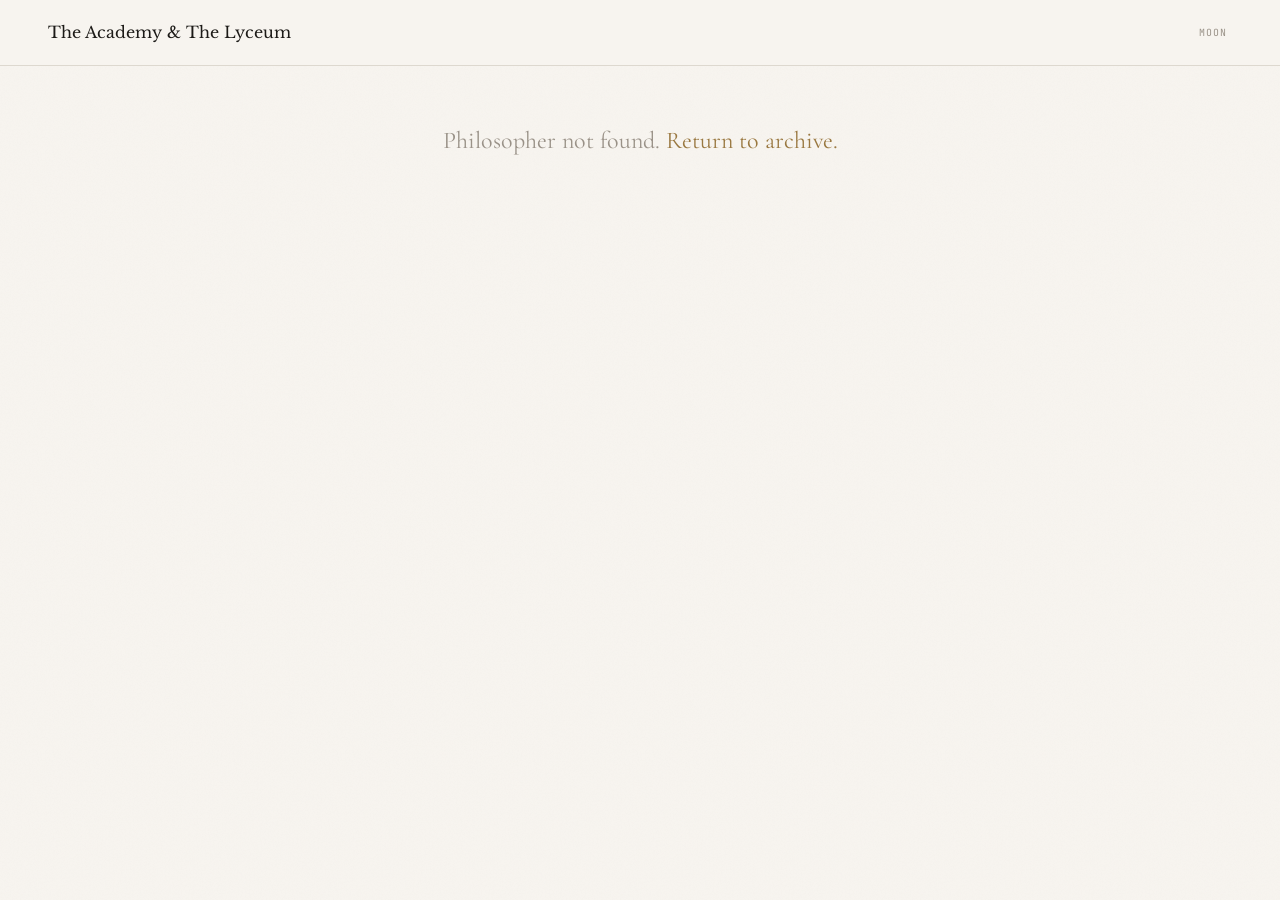
<file: philosopher.html>
<!DOCTYPE html>
<html lang="en">
<head>
<meta charset="UTF-8">
<meta name="viewport" content="width=device-width, initial-scale=1.0">
<title>Philosopher — The Academy &amp; The Lyceum</title>
<link rel="preconnect" href="https://fonts.googleapis.com">
<link rel="preconnect" href="https://fonts.gstatic.com" crossorigin>
<link href="https://fonts.googleapis.com/css2?family=Cormorant+Garamond:ital,wght@0,300;0,400;0,600;0,700;1,300;1,400;1,600&family=Libre+Baskerville:ital,wght@0,400;0,700;1,400&family=JetBrains+Mono:wght@300;400&display=swap" rel="stylesheet">
<link rel="stylesheet" href="css/style.css">
<style>
  .bio-hero {
    padding: 80px 0 60px;
    border-bottom: 1px solid var(--border);
  }
  .bio-hero .container { max-width: 760px; }
  .bio-school-tag {
    font-family: var(--font-mono);
    font-size: 0.72rem;
    letter-spacing: 0.12em;
    text-transform: uppercase;
    color: var(--gold);
    margin-bottom: 20px;
    display: block;
  }
  .bio-name {
    font-family: var(--font-heading);
    font-size: clamp(2.4rem, 5vw, 3.8rem);
    font-weight: 300;
    line-height: 1.1;
    color: var(--text);
    margin-bottom: 8px;
  }
  .bio-dates {
    font-family: var(--font-mono);
    font-size: 0.8rem;
    color: var(--text-muted);
    letter-spacing: 0.06em;
    margin-bottom: 28px;
  }
  .bio-tagline {
    font-family: var(--font-body);
    font-size: 1.08rem;
    font-style: italic;
    color: var(--text-secondary);
    line-height: 1.8;
    max-width: 640px;
    border-left: 3px solid var(--philosopher-color, var(--gold));
    padding-left: 20px;
  }
  .bio-body {
    padding: 64px 0;
  }
  .bio-body .container { max-width: 760px; }
  .bio-section { margin-bottom: 52px; }
  .bio-section-title {
    font-family: var(--font-mono);
    font-size: 0.7rem;
    letter-spacing: 0.14em;
    text-transform: uppercase;
    color: var(--text-muted);
    margin-bottom: 20px;
    padding-bottom: 10px;
    border-bottom: 1px solid var(--border);
  }
  .bio-text {
    font-family: var(--font-body);
    font-size: 0.95rem;
    line-height: 1.92;
    color: var(--text-secondary);
  }
  .bio-text p { margin-bottom: 1.2em; }
  .bio-influences {
    display: flex;
    flex-wrap: wrap;
    gap: 8px;
  }
  .bio-influence-chip {
    font-family: var(--font-mono);
    font-size: 0.68rem;
    letter-spacing: 0.06em;
    padding: 5px 12px;
    border: 1px solid var(--border);
    border-radius: 3px;
    color: var(--text-secondary);
    background: var(--bg-secondary);
    transition: border-color 0.2s;
  }
  .bio-influence-chip:hover { border-color: var(--philosopher-color, var(--gold)); }
  .bio-quote {
    border-left: 3px solid var(--philosopher-color, var(--gold));
    padding: 16px 24px;
    margin: 0;
    background: var(--bg-secondary);
    border-radius: 0 4px 4px 0;
  }
  .bio-quote-text {
    font-family: var(--font-heading);
    font-size: 1.15rem;
    font-style: italic;
    color: var(--text);
    line-height: 1.6;
    margin-bottom: 8px;
  }
  .bio-quote-source {
    font-family: var(--font-mono);
    font-size: 0.67rem;
    letter-spacing: 0.08em;
    color: var(--text-muted);
  }
  .bio-works-link {
    display: inline-block;
    margin-top: 40px;
    font-family: var(--font-mono);
    font-size: 0.75rem;
    letter-spacing: 0.1em;
    text-transform: uppercase;
    color: var(--philosopher-color, var(--gold));
    border: 1px solid var(--philosopher-color, var(--gold));
    padding: 10px 24px;
    border-radius: 3px;
    text-decoration: none;
    transition: all 0.2s;
  }
  .bio-works-link:hover {
    background: var(--philosopher-color, var(--gold));
    color: #fff;
  }
  .bio-back {
    font-family: var(--font-mono);
    font-size: 0.7rem;
    letter-spacing: 0.1em;
    color: var(--text-muted);
    text-decoration: none;
    margin-bottom: 32px;
    display: inline-block;
    transition: color 0.2s;
  }
  .bio-back:hover { color: var(--text); }
  .bio-not-found {
    padding: 120px 0;
    text-align: center;
    font-family: var(--font-heading);
    font-size: 1.5rem;
    color: var(--text-muted);
  }
</style>
</head>
<body>
<nav class="navbar" role="navigation" aria-label="Main navigation">
  <div class="nav-container">
    <a href="index.html" class="nav-logo">The Academy &amp; The Lyceum</a>
    <div class="nav-actions">
      <button class="nav-btn theme-toggle" id="themeToggle" aria-label="Toggle theme">
        <span class="theme-icon-dark">Moon</span>
        <span class="theme-icon-light">Sun</span>
      </button>
    </div>
  </div>
</nav>

<main id="bio-main">
  <div class="bio-not-found" id="bioNotFound" style="display:none;">
    Philosopher not found. <a href="index.html" style="color:var(--gold);">Return to archive.</a>
  </div>
  <div id="bioContent" style="display:none;">
    <section class="bio-hero">
      <div class="container">
        <a href="index.html" class="bio-back" id="bioBack">&larr; Back to archive</a>
        <span class="bio-school-tag" id="bioSchool"></span>
        <h1 class="bio-name" id="bioName"></h1>
        <p class="bio-dates" id="bioDates"></p>
        <p class="bio-tagline" id="bioTagline"></p>
      </div>
    </section>
    <section class="bio-body">
      <div class="container">
        <div class="bio-section">
          <h2 class="bio-section-title">Life</h2>
          <div class="bio-text" id="bioText"></div>
        </div>
        <div class="bio-section">
          <h2 class="bio-section-title">Quote</h2>
          <blockquote class="bio-quote">
            <p class="bio-quote-text" id="bioQuote"></p>
            <cite class="bio-quote-source" id="bioQuoteSource"></cite>
          </blockquote>
        </div>
        <div class="bio-section" id="bioInfluencesSection">
          <h2 class="bio-section-title">Influenced By</h2>
          <div class="bio-influences" id="bioInfluences"></div>
        </div>
        <div class="bio-section" id="bioInfluencedSection">
          <h2 class="bio-section-title">Influence On</h2>
          <div class="bio-influences" id="bioInfluenced"></div>
        </div>
        <div class="bio-section">
          <h2 class="bio-section-title">Position in Tradition</h2>
          <p class="bio-text" id="bioTradition"></p>
        </div>
        <a href="index.html" class="bio-works-link" id="bioWorksLink">&rarr; View Works</a>
      </div>
    </section>
  </div>
</main>

<script src="js/philosopher-bios.js"></script>
<script>
(function(){
  var params = new URLSearchParams(window.location.search);
  var key = (params.get('p') || '').toLowerCase();
  var bio = window.PHILOSOPHER_BIOS && window.PHILOSOPHER_BIOS[key];
  if (!bio) {
    document.getElementById('bioNotFound').style.display = 'block';
    document.title = 'Not Found \u2014 The Academy & The Lyceum';
    return;
  }
  document.getElementById('bioContent').style.display = 'block';
  document.title = bio.name + ' \u2014 The Academy & The Lyceum';
  document.documentElement.style.setProperty('--philosopher-color', bio.color);
  document.getElementById('bioSchool').textContent = bio.school + '\u00a0\u00b7\u00a0' + bio.location;
  document.getElementById('bioName').textContent = bio.name;
  document.getElementById('bioDates').textContent = bio.born + '\u2013' + bio.died;
  document.getElementById('bioTagline').textContent = bio.tagline;
  document.getElementById('bioQuote').textContent = '\u201c' + bio.quote + '\u201d';
  document.getElementById('bioQuoteSource').textContent = bio.quoteSource;
  document.getElementById('bioTradition').textContent = bio.tradition;
  var worksLink = document.getElementById('bioWorksLink');
  worksLink.href = 'index.html#' + key + '-section';
  worksLink.textContent = '\u2192 View ' + bio.name.split(' ')[0] + '\u2019s Works';
  // Bio text — split on \n\n into paragraphs
  var textEl = document.getElementById('bioText');
  bio.bio.split('\n\n').forEach(function(p){
    var el = document.createElement('p');
    el.textContent = p.trim();
    textEl.appendChild(el);
  });
  // Influences
  function renderChips(ids, containerId) {
    var c = document.getElementById(containerId);
    ids.forEach(function(name){
      var chip = document.createElement('span');
      chip.className = 'bio-influence-chip';
      chip.textContent = name;
      c.appendChild(chip);
    });
  }
  renderChips(bio.influences || [], 'bioInfluences');
  renderChips(bio.influenced || [], 'bioInfluenced');
  // Theme toggle
  var saved = localStorage.getItem('theme') || 'light';
  if (saved === 'dark') document.documentElement.setAttribute('data-theme','dark');
  document.getElementById('themeToggle').addEventListener('click', function(){
    var current = document.documentElement.getAttribute('data-theme') || 'light';
    var next = current === 'dark' ? 'light' : 'dark';
    document.documentElement.setAttribute('data-theme', next);
    localStorage.setItem('theme', next);
  });
})();
</script>
</body>
</html>
</file>
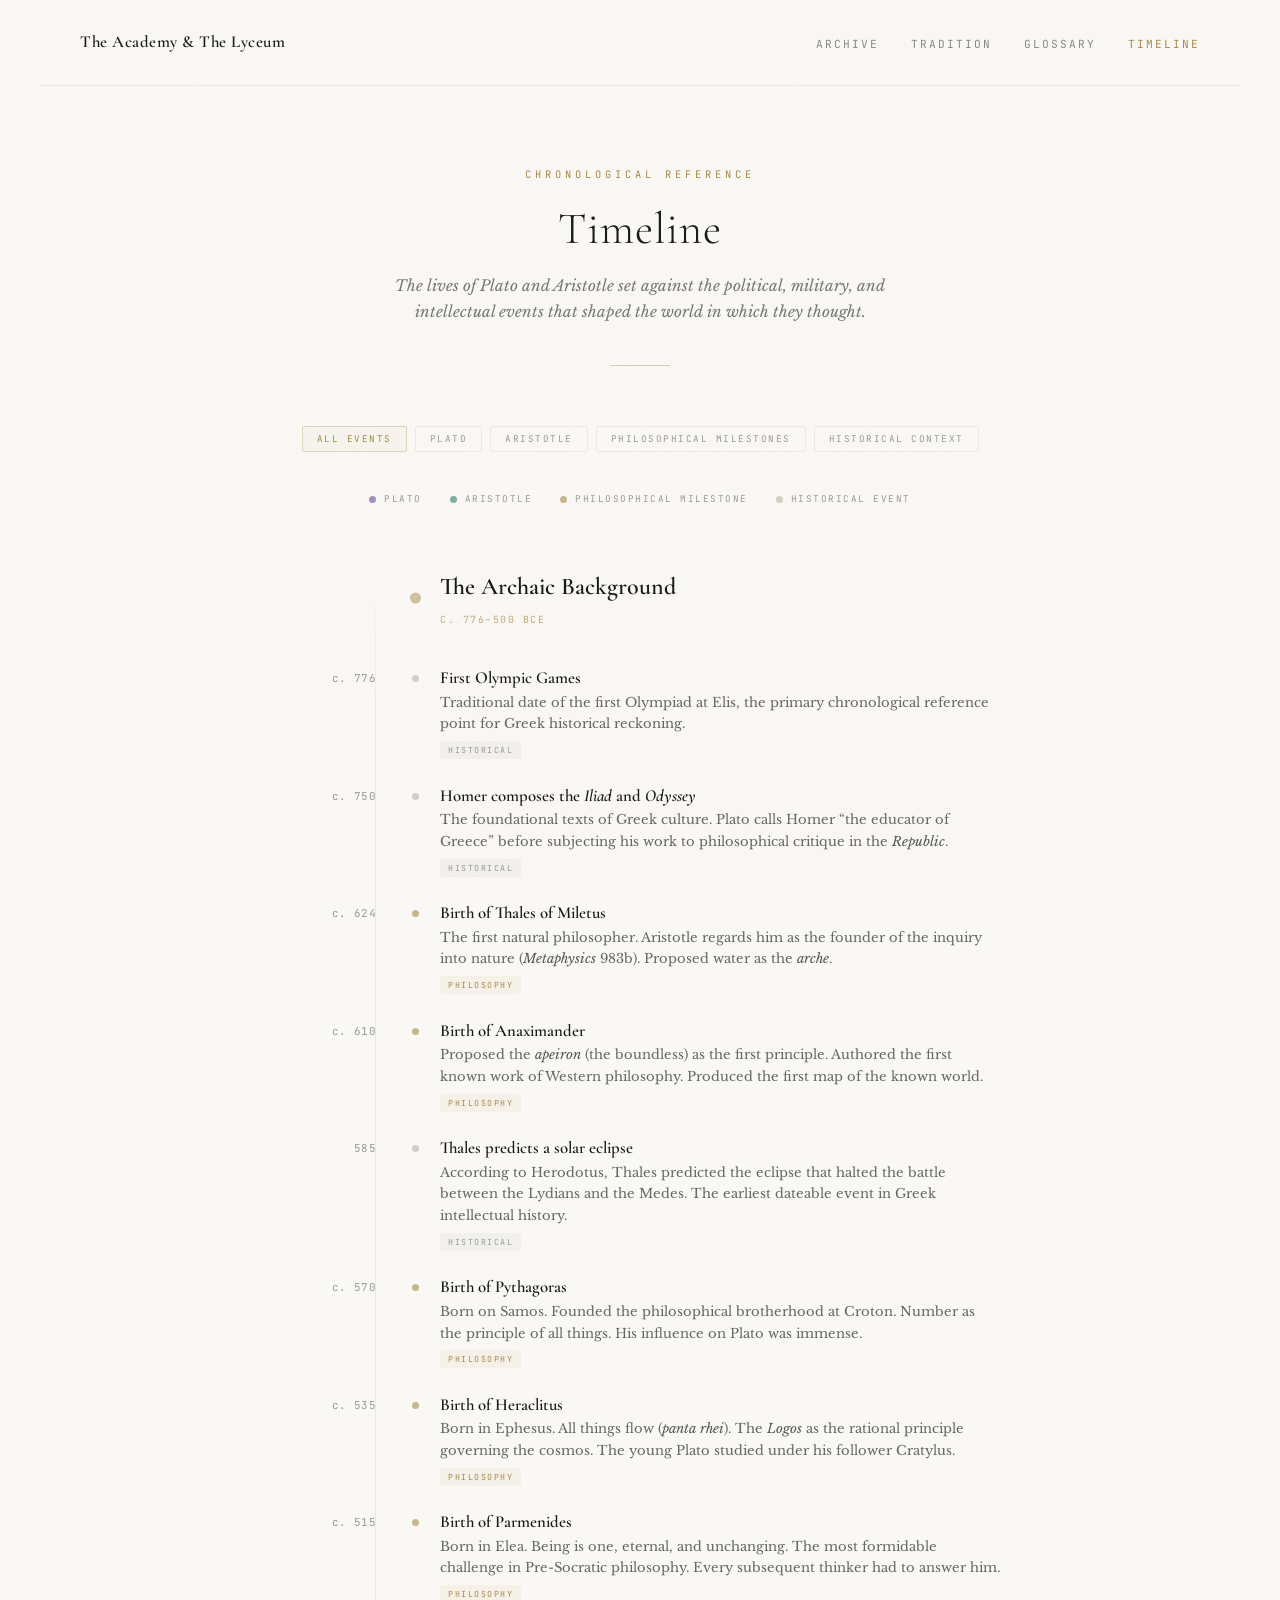
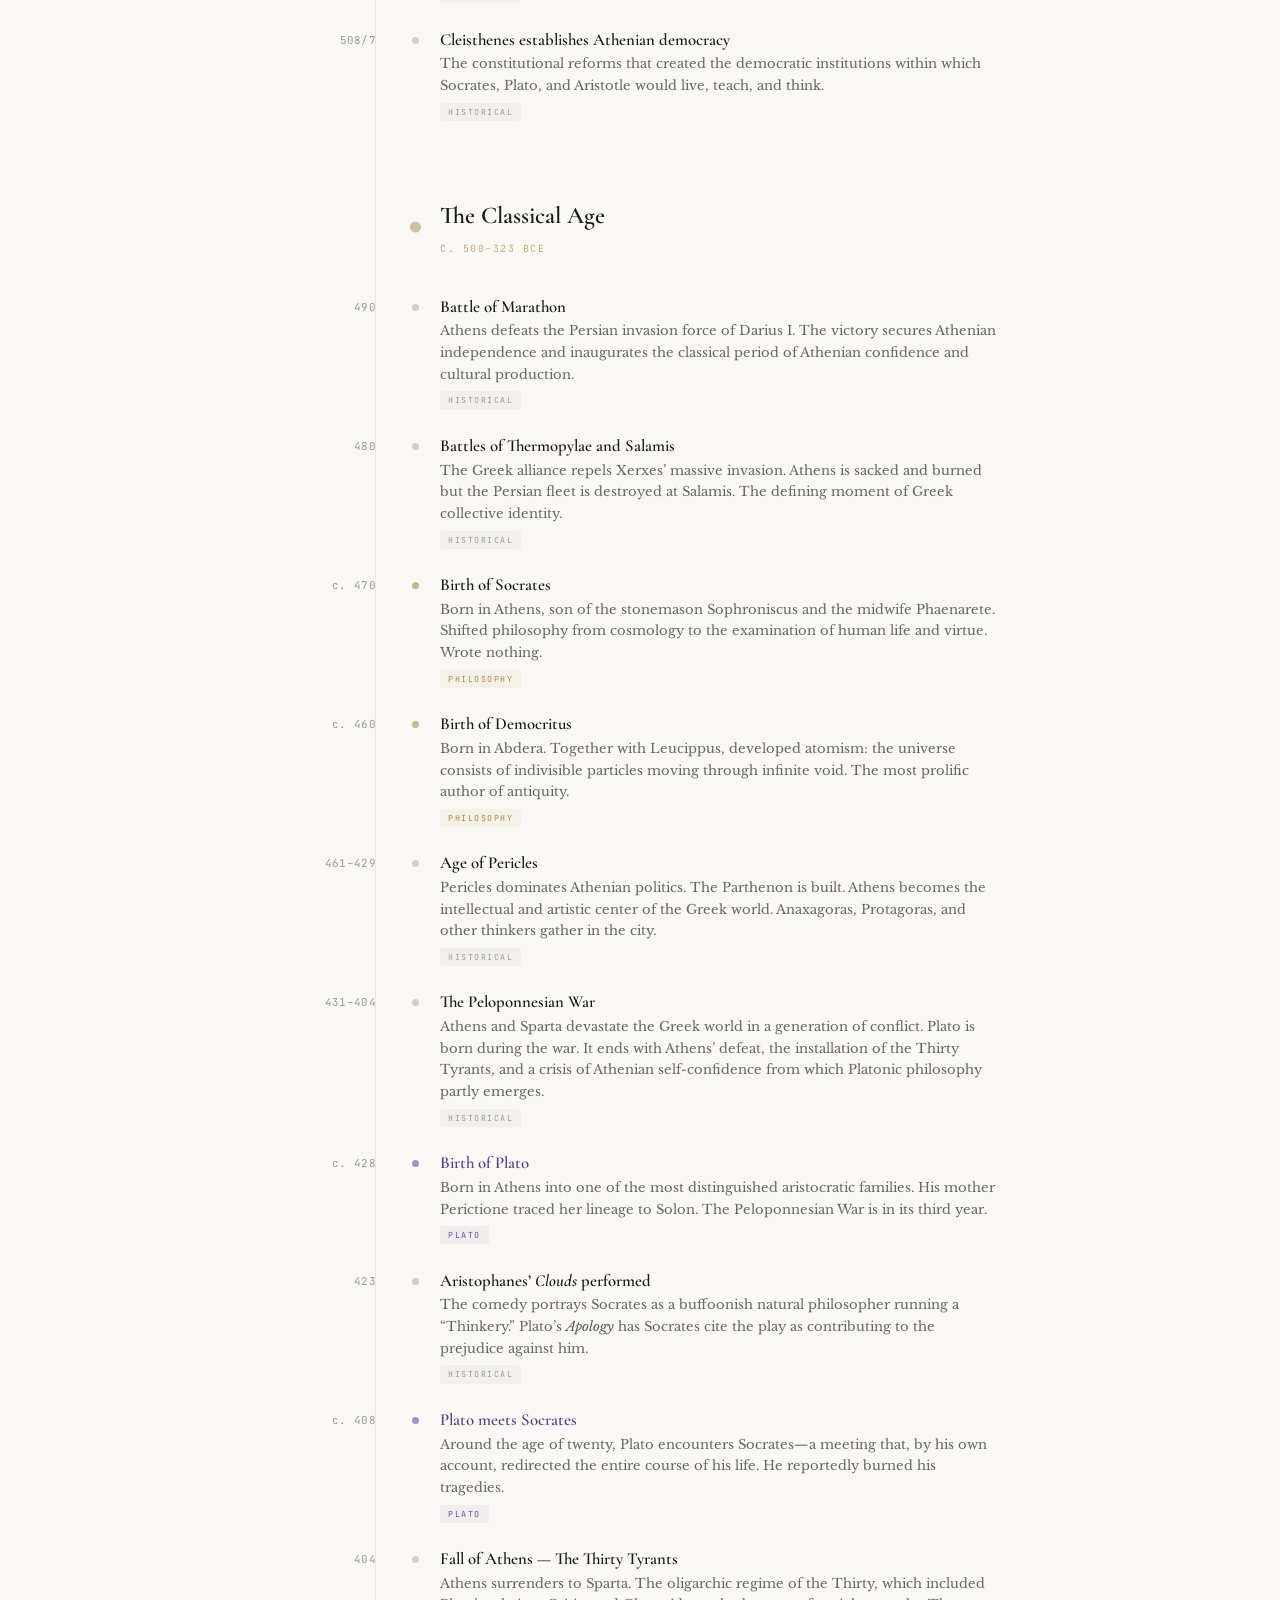
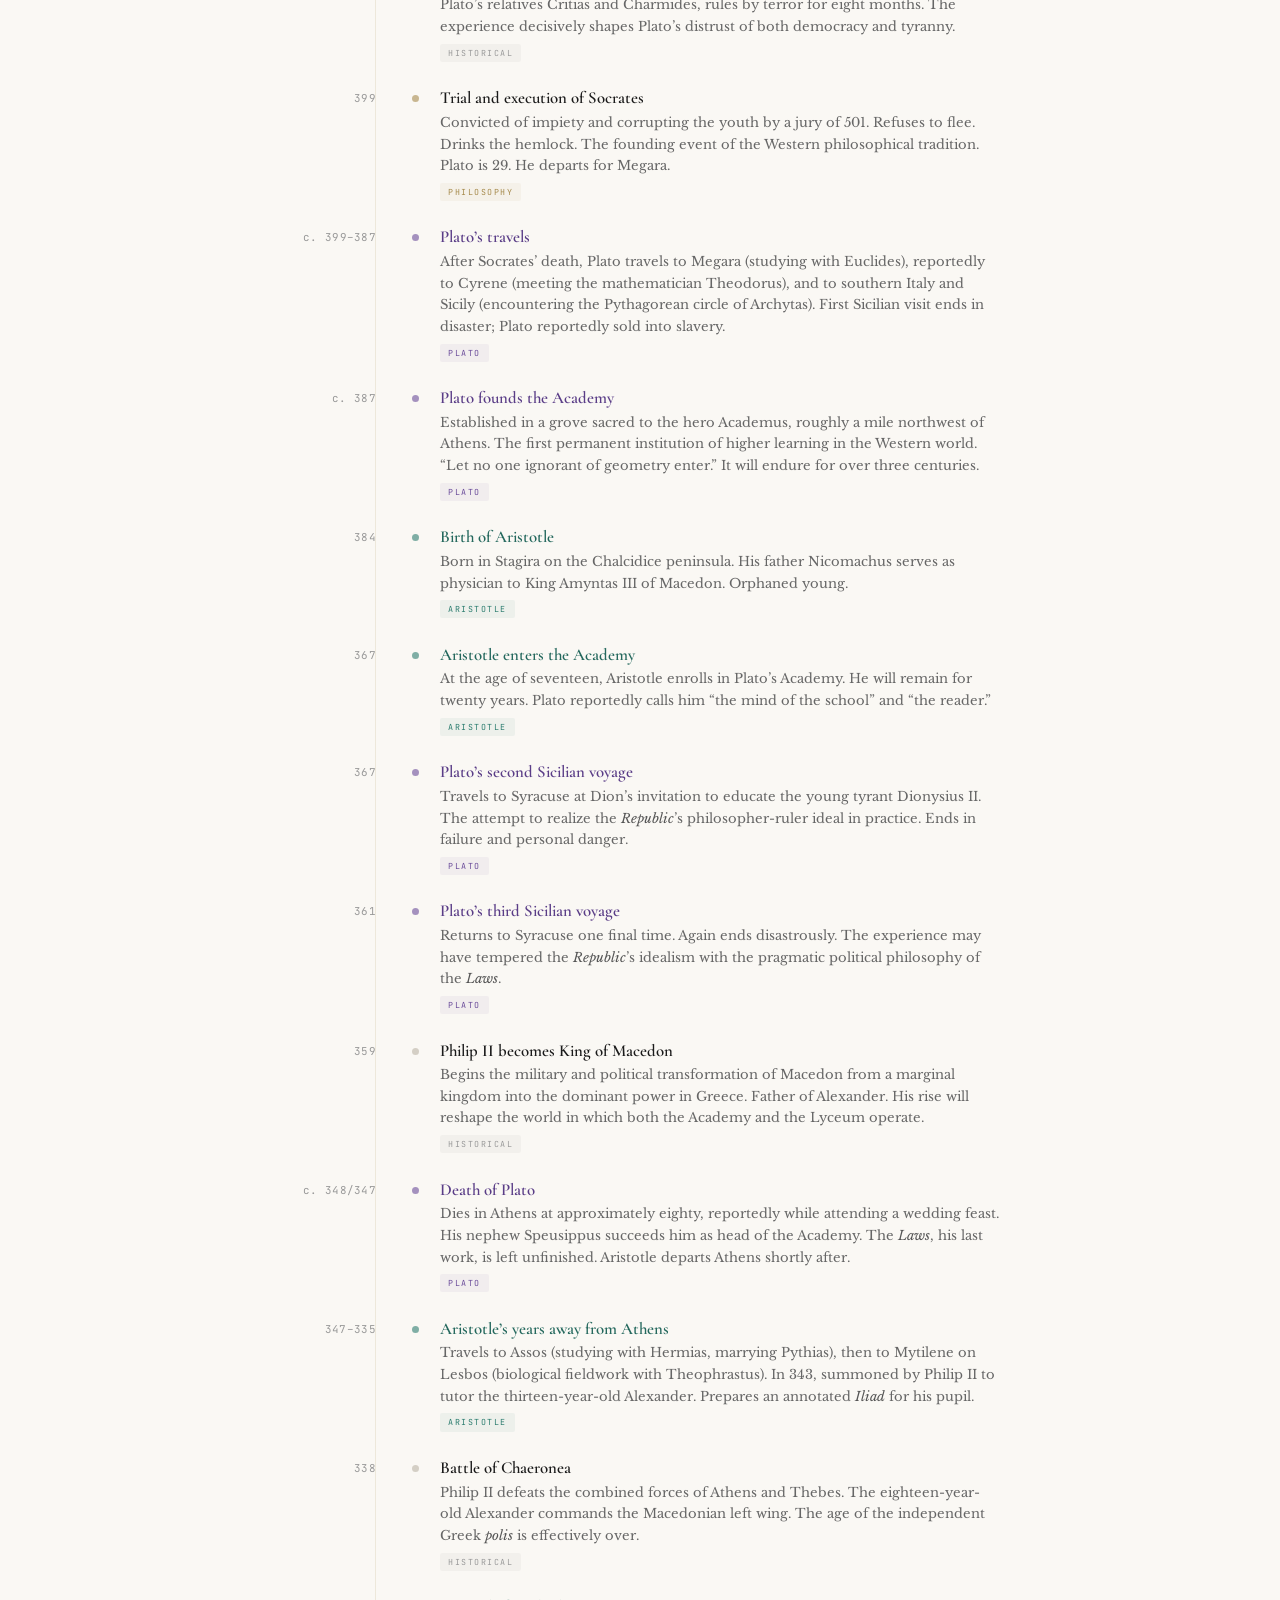
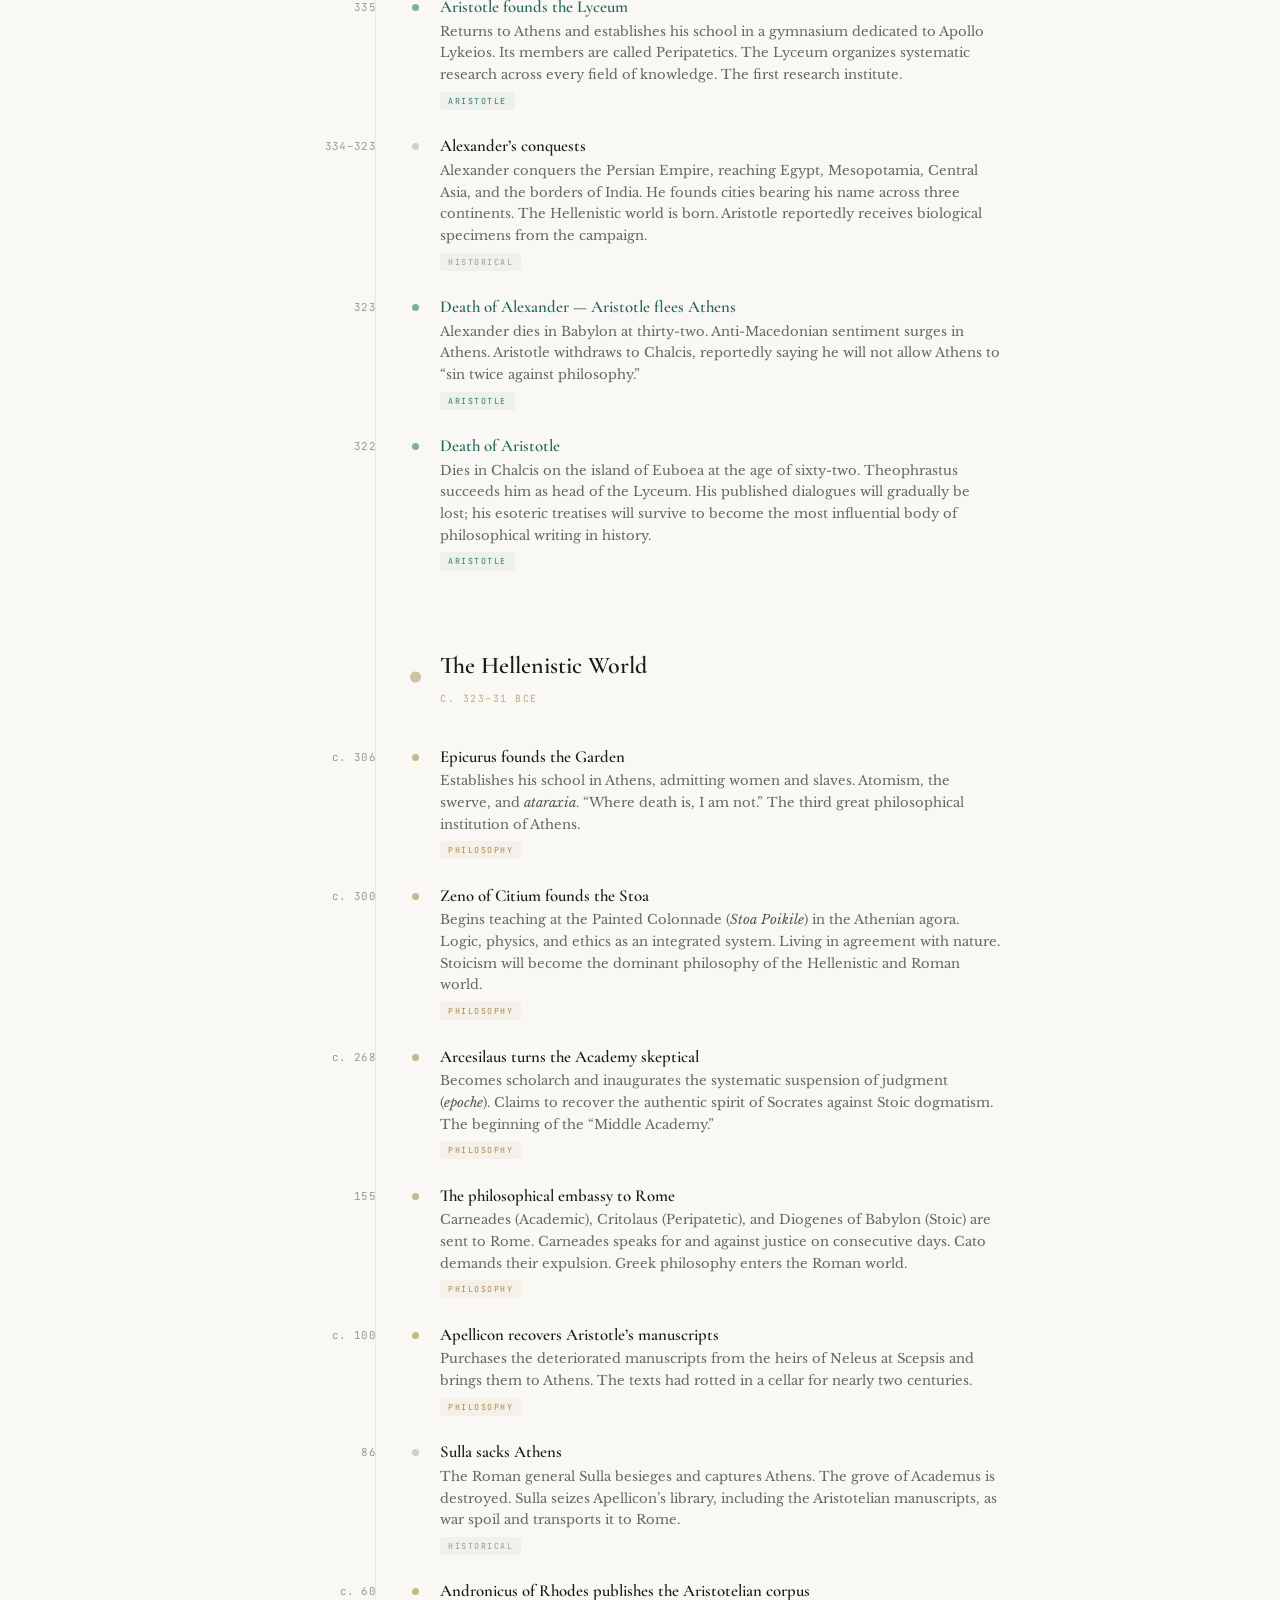
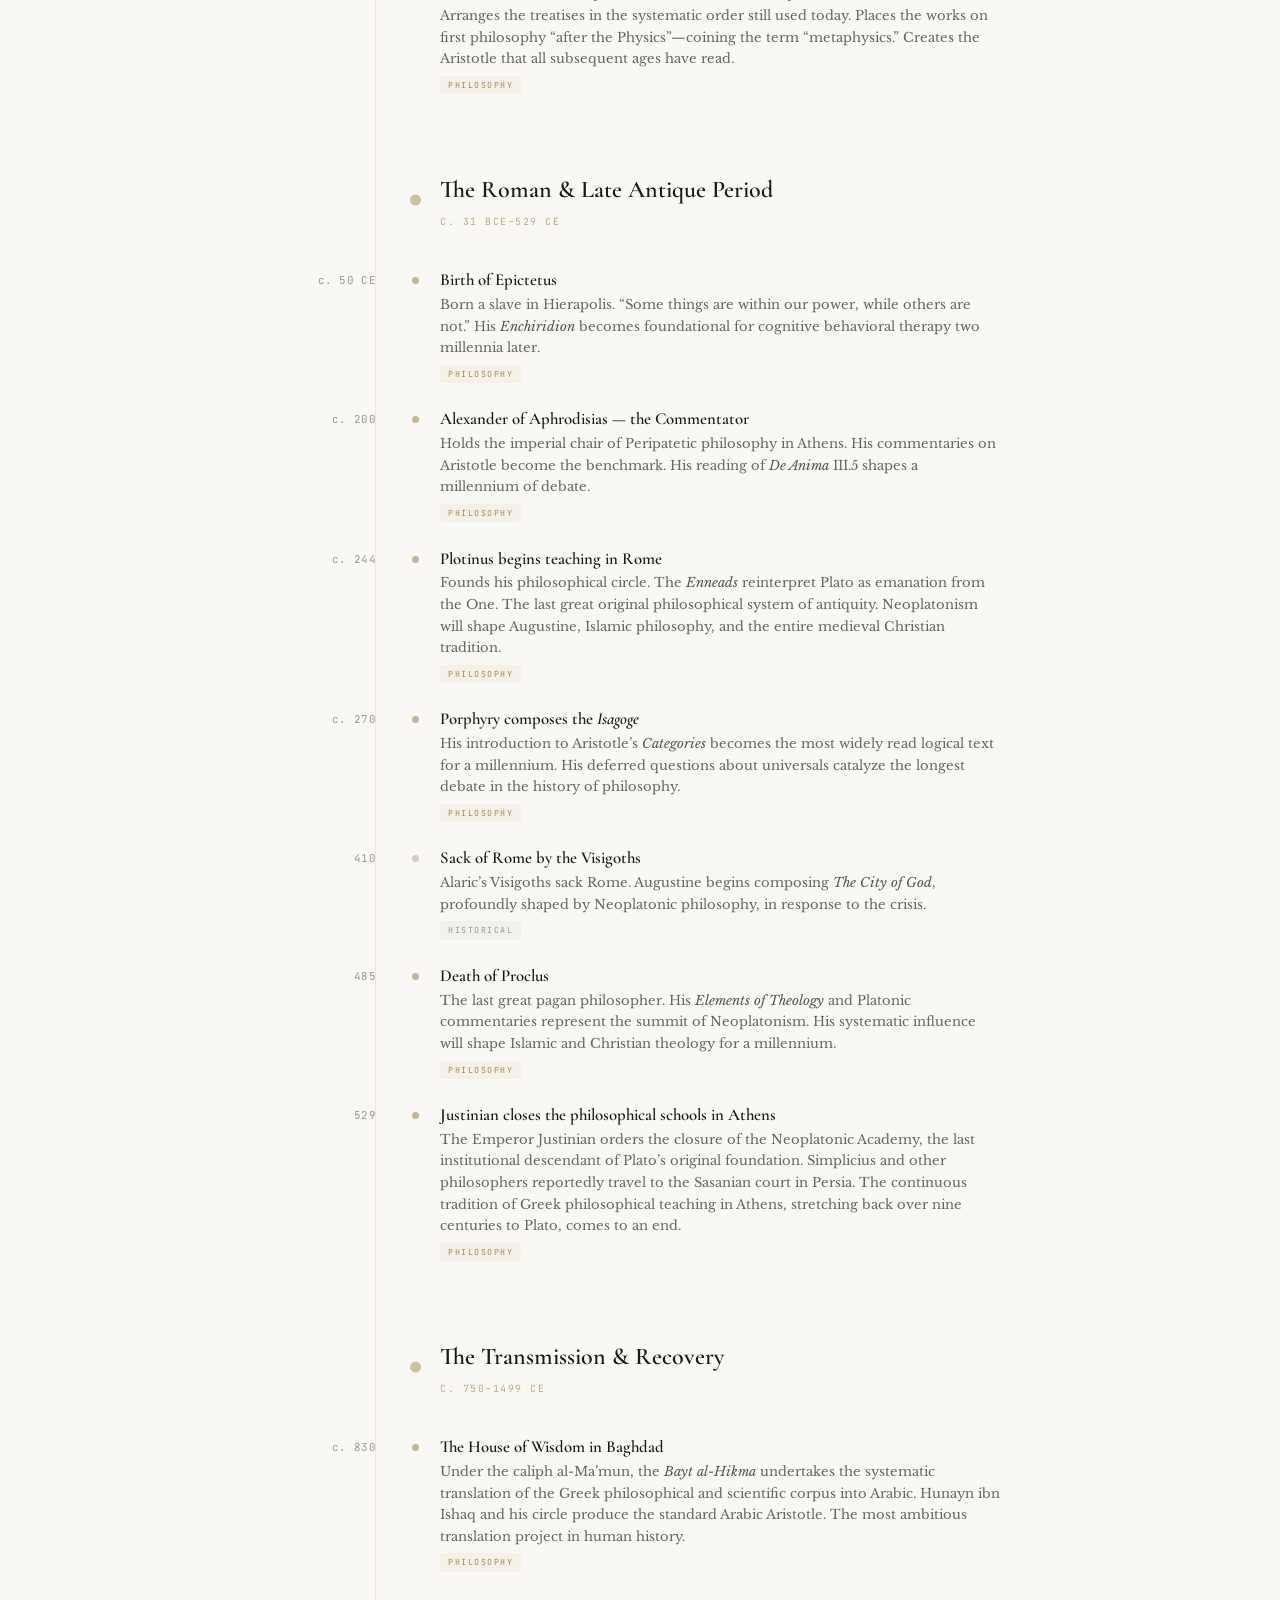
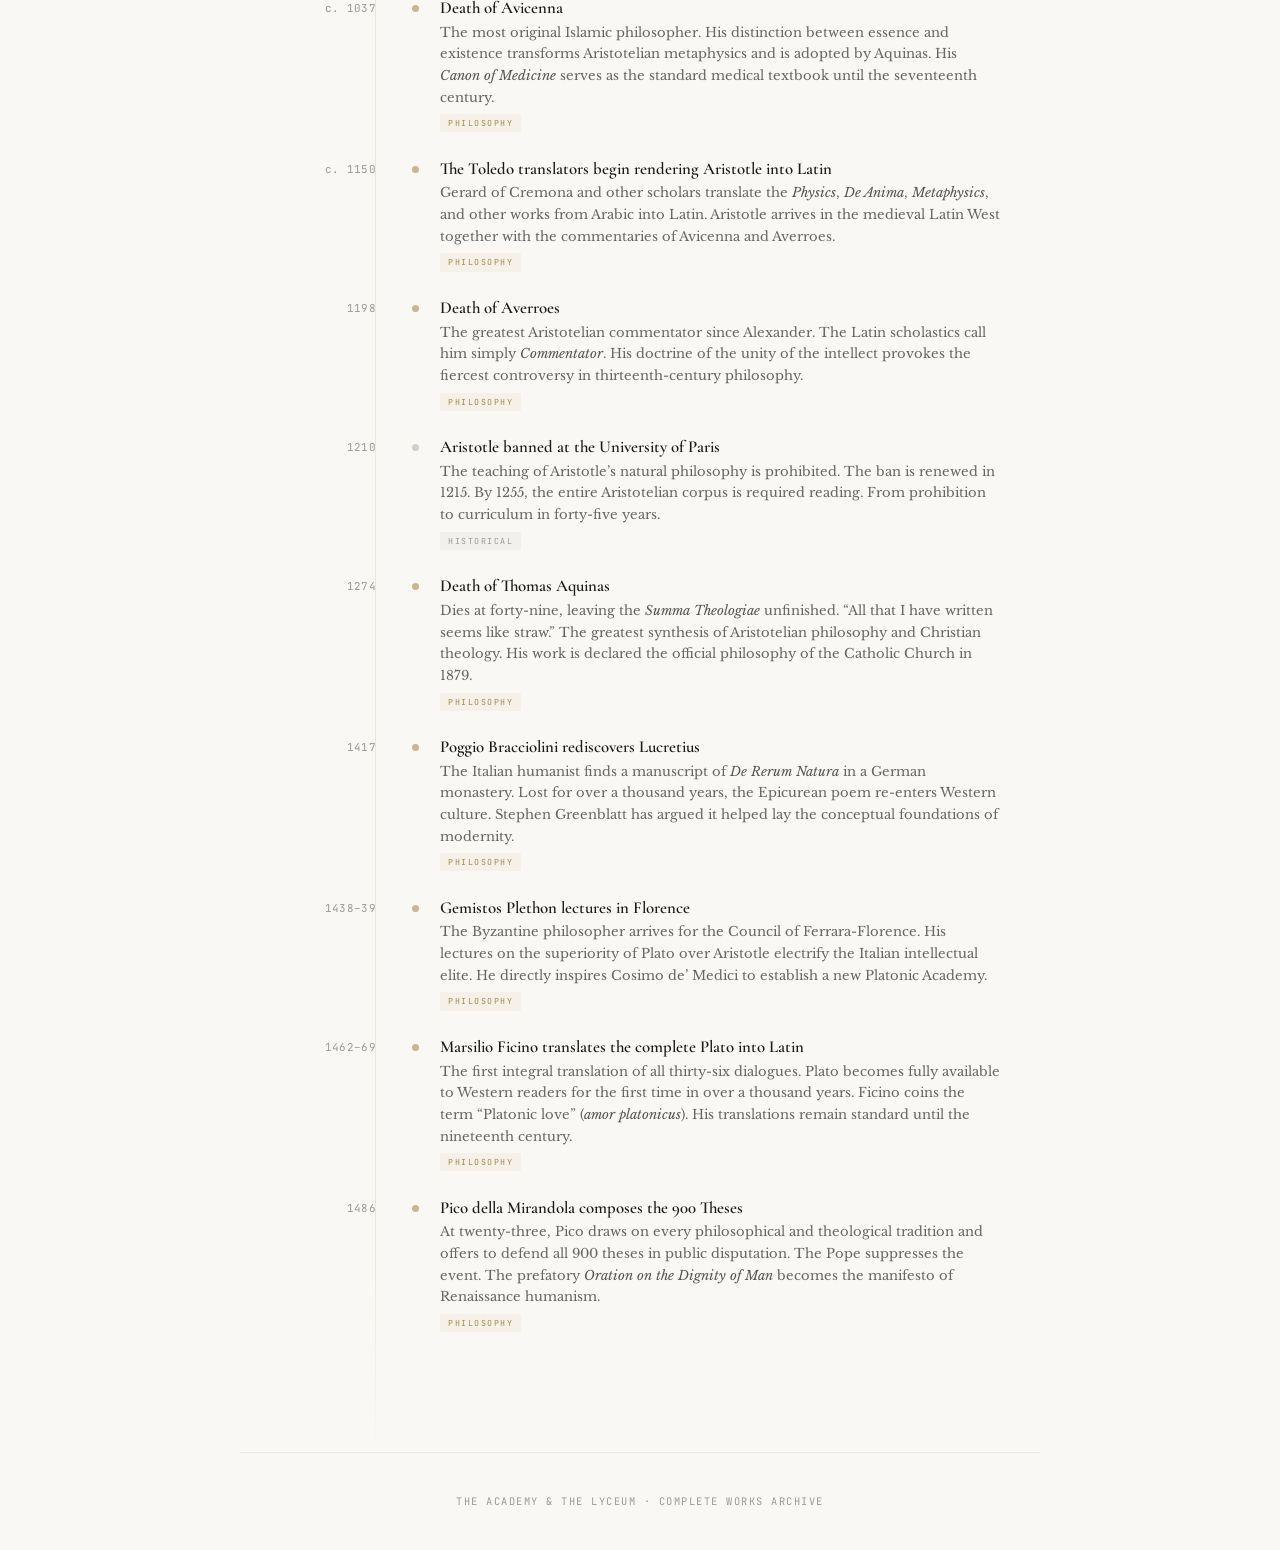
<file: timeline.html>
<!DOCTYPE html>
<html lang="en" data-theme="light">
<head>
    <meta charset="UTF-8">
    <meta name="viewport" content="width=device-width, initial-scale=1.0">
    <meta name="description" content="A chronological timeline of key events in the lives of Plato and Aristotle and the history of their schools.">
    <title>Timeline | The Academy &amp; The Lyceum</title>

    <link rel="preconnect" href="https://fonts.googleapis.com">
    <link rel="preconnect" href="https://fonts.gstatic.com" crossorigin>
    <link href="https://fonts.googleapis.com/css2?family=Cormorant+Garamond:ital,wght@0,300;0,400;0,500;0,600;0,700;1,300;1,400;1,500;1,600;1,700&family=JetBrains+Mono:wght@300;400;500&family=Libre+Baskerville:ital,wght@0,400;0,700;1,400&display=swap" rel="stylesheet">

    <link rel="stylesheet" href="css/style.css">

    <style>
        *, *::before, *::after {
            box-sizing: border-box;
        }

        ::selection {
            background-color: rgba(166, 138, 76, 0.15);
            color: #1A1A1A;
        }

        .tl-body {
            margin: 0;
            padding: 0;
            background-color: #FAF8F4;
            color: #2C2C2C;
            font-family: 'Libre Baskerville', 'Georgia', serif;
            font-size: 15px;
            line-height: 1.7;
            -webkit-font-smoothing: antialiased;
            -moz-osx-font-smoothing: grayscale;
        }

        /* ---- NAVIGATION ---- */
        .tl-nav {
            display: flex;
            justify-content: space-between;
            align-items: center;
            max-width: 1200px;
            margin: 0 auto;
            padding: 28px 40px;
            border-bottom: 1px solid rgba(0, 0, 0, 0.06);
        }

        .tl-nav-title {
            font-family: 'Cormorant Garamond', 'Georgia', serif;
            font-size: 1.05rem;
            font-weight: 600;
            color: #1A1A1A;
            letter-spacing: 0.5px;
            text-decoration: none;
        }

        .tl-nav-title:hover {
            color: #A68A4C;
        }

        .tl-nav-links {
            display: flex;
            gap: 32px;
            list-style: none;
            margin: 0;
            padding: 0;
        }

        .tl-nav-links a {
            font-family: 'JetBrains Mono', monospace;
            font-size: 0.7rem;
            text-transform: uppercase;
            letter-spacing: 2px;
            color: #888;
            text-decoration: none;
            transition: color 0.3s ease;
        }

        .tl-nav-links a:hover {
            color: #A68A4C;
        }

        .tl-nav-links a.active {
            color: #A68A4C;
        }

        /* ---- PAGE HEADER ---- */
        .tl-header {
            max-width: 800px;
            margin: 0 auto;
            padding: 80px 40px 60px;
            text-align: center;
        }

        .tl-header-label {
            font-family: 'JetBrains Mono', monospace;
            font-size: 0.65rem;
            text-transform: uppercase;
            letter-spacing: 4px;
            color: #A68A4C;
            margin-bottom: 20px;
        }

        .tl-header h1 {
            font-family: 'Cormorant Garamond', 'Georgia', serif;
            font-size: 2.8rem;
            font-weight: 300;
            color: #1A1A1A;
            letter-spacing: 1px;
            margin: 0 0 16px 0;
            line-height: 1.2;
        }

        .tl-header-sub {
            font-family: 'Libre Baskerville', 'Georgia', serif;
            font-size: 0.95rem;
            font-style: italic;
            color: #777;
            max-width: 560px;
            margin: 0 auto;
            line-height: 1.7;
        }

        .tl-header-line {
            width: 60px;
            height: 1px;
            background-color: #A68A4C;
            margin: 40px auto 0;
            opacity: 0.4;
        }

        /* ---- ERA FILTER ---- */
        .tl-filter-wrap {
            max-width: 800px;
            margin: 0 auto;
            padding: 0 40px 40px;
            display: flex;
            flex-wrap: wrap;
            gap: 8px;
            justify-content: center;
        }

        .tl-filter-btn {
            background: none;
            border: 1px solid rgba(0, 0, 0, 0.06);
            border-radius: 2px;
            padding: 6px 14px;
            font-family: 'JetBrains Mono', monospace;
            font-size: 0.58rem;
            text-transform: uppercase;
            letter-spacing: 1.5px;
            color: #999;
            cursor: pointer;
            transition: color 0.3s ease, border-color 0.3s ease,
                        background-color 0.3s ease;
        }

        .tl-filter-btn:hover {
            color: #A68A4C;
            border-color: rgba(166, 138, 76, 0.3);
        }

        .tl-filter-btn.active {
            color: #A68A4C;
            border-color: rgba(166, 138, 76, 0.3);
            background-color: rgba(166, 138, 76, 0.04);
        }

        /* ---- TIMELINE CONTAINER ---- */
        .tl-container {
            max-width: 800px;
            margin: 0 auto;
            padding: 0 40px 100px;
            position: relative;
        }

        /* The vertical line */
        .tl-container::before {
            content: '';
            position: absolute;
            top: 0;
            left: 135px;
            width: 1px;
            height: 100%;
            background: linear-gradient(
                to bottom,
                transparent 0%,
                rgba(166, 138, 76, 0.15) 2%,
                rgba(166, 138, 76, 0.15) 98%,
                transparent 100%
            );
        }

        /* ---- ERA HEADING ---- */
        .tl-era {
            margin: 60px 0 32px;
            padding-left: 160px;
            position: relative;
        }

        .tl-era:first-child {
            margin-top: 0;
        }

        .tl-era-dot {
            position: absolute;
            left: 130px;
            top: 50%;
            transform: translateY(-50%);
            width: 11px;
            height: 11px;
            border-radius: 50%;
            background-color: #A68A4C;
            opacity: 0.5;
        }

        .tl-era-title {
            font-family: 'Cormorant Garamond', 'Georgia', serif;
            font-size: 1.5rem;
            font-weight: 600;
            color: #1A1A1A;
            margin: 0 0 4px 0;
        }

        .tl-era-dates {
            font-family: 'JetBrains Mono', monospace;
            font-size: 0.62rem;
            color: #A68A4C;
            letter-spacing: 1.5px;
            text-transform: uppercase;
            opacity: 0.7;
        }

        /* ---- TIMELINE ENTRY ---- */
        .tl-entry {
            display: flex;
            align-items: flex-start;
            margin-bottom: 4px;
            position: relative;
            min-height: 36px;
            transition: opacity 0.3s ease;
        }

        .tl-entry.hidden {
            display: none;
        }

        /* Date column */
        .tl-date {
            width: 120px;
            flex-shrink: 0;
            text-align: right;
            padding-right: 24px;
            padding-top: 10px;
            font-family: 'JetBrains Mono', monospace;
            font-size: 0.68rem;
            color: #999;
            letter-spacing: 0.3px;
            line-height: 1.4;
        }

        /* Dot on the line */
        .tl-dot {
            position: absolute;
            left: 132px;
            top: 14px;
            width: 7px;
            height: 7px;
            border-radius: 50%;
            background-color: #D4CFC5;
            flex-shrink: 0;
            z-index: 1;
            transition: background-color 0.3s ease;
        }

        .tl-entry.plato .tl-dot {
            background-color: #6B4C9A;
            opacity: 0.6;
        }

        .tl-entry.aristotle .tl-dot {
            background-color: #2D7D6F;
            opacity: 0.6;
        }

        .tl-entry.milestone .tl-dot {
            background-color: #A68A4C;
            opacity: 0.6;
        }

        /* Content column */
        .tl-content {
            padding-left: 40px;
            padding-top: 6px;
            padding-bottom: 14px;
            flex: 1;
        }

        .tl-title {
            font-family: 'Cormorant Garamond', 'Georgia', serif;
            font-size: 1.05rem;
            font-weight: 600;
            color: #1A1A1A;
            margin: 0 0 2px 0;
            line-height: 1.35;
        }

        .tl-entry.plato .tl-title {
            color: #5A3D87;
        }

        .tl-entry.aristotle .tl-title {
            color: #24685D;
        }

        .tl-desc {
            font-family: 'Libre Baskerville', 'Georgia', serif;
            font-size: 0.82rem;
            color: #666;
            line-height: 1.65;
            margin: 0;
        }

        .tl-desc em {
            font-style: italic;
            color: #555;
        }

        /* Tag */
        .tl-tag {
            display: inline-block;
            font-family: 'JetBrains Mono', monospace;
            font-size: 0.52rem;
            text-transform: uppercase;
            letter-spacing: 1.5px;
            padding: 2px 8px;
            border-radius: 2px;
            margin-top: 6px;
        }

        .tl-tag.tag-plato {
            color: #6B4C9A;
            background-color: rgba(107, 76, 154, 0.06);
        }

        .tl-tag.tag-aristotle {
            color: #2D7D6F;
            background-color: rgba(45, 125, 111, 0.06);
        }

        .tl-tag.tag-historical {
            color: #999;
            background-color: rgba(0, 0, 0, 0.03);
        }

        .tl-tag.tag-philosophy {
            color: #A68A4C;
            background-color: rgba(166, 138, 76, 0.06);
        }

        /* ---- LEGEND ---- */
        .tl-legend {
            max-width: 800px;
            margin: 0 auto;
            padding: 0 40px 60px;
            display: flex;
            gap: 28px;
            justify-content: center;
            flex-wrap: wrap;
        }

        .tl-legend-item {
            display: flex;
            align-items: center;
            gap: 8px;
        }

        .tl-legend-dot {
            width: 7px;
            height: 7px;
            border-radius: 50%;
        }

        .tl-legend-dot.dot-plato { background-color: #6B4C9A; opacity: 0.6; }
        .tl-legend-dot.dot-aristotle { background-color: #2D7D6F; opacity: 0.6; }
        .tl-legend-dot.dot-milestone { background-color: #A68A4C; opacity: 0.6; }
        .tl-legend-dot.dot-event { background-color: #D4CFC5; }

        .tl-legend-label {
            font-family: 'JetBrains Mono', monospace;
            font-size: 0.58rem;
            text-transform: uppercase;
            letter-spacing: 1.5px;
            color: #999;
        }

        /* ---- FOOTER ---- */
        .tl-footer {
            max-width: 800px;
            margin: 0 auto;
            padding: 40px;
            border-top: 1px solid rgba(0, 0, 0, 0.06);
            text-align: center;
        }

        .tl-footer p {
            font-family: 'JetBrains Mono', monospace;
            font-size: 0.65rem;
            color: #999;
            letter-spacing: 1.5px;
            text-transform: uppercase;
            margin: 0;
        }

        /* ---- BACK TO TOP ---- */
        .tl-back-top {
            position: fixed;
            bottom: 36px;
            right: 36px;
            width: 40px;
            height: 40px;
            background-color: #FAF8F4;
            border: 1px solid rgba(0, 0, 0, 0.1);
            border-radius: 2px;
            display: flex;
            align-items: center;
            justify-content: center;
            text-decoration: none;
            opacity: 0;
            visibility: hidden;
            transition: opacity 0.4s ease, visibility 0.4s ease,
                        border-color 0.3s ease;
            z-index: 100;
        }

        .tl-back-top.visible {
            opacity: 1;
            visibility: visible;
        }

        .tl-back-top:hover {
            border-color: rgba(166, 138, 76, 0.4);
        }

        .tl-back-top-arrow {
            font-family: 'JetBrains Mono', monospace;
            font-size: 0.85rem;
            color: #A68A4C;
            line-height: 1;
        }

        /* ---- RESPONSIVE ---- */
        @media (max-width: 768px) {
            .tl-nav {
                flex-direction: column;
                gap: 16px;
                padding: 20px 24px;
            }
            .tl-header {
                padding: 50px 24px 40px;
            }
            .tl-header h1 {
                font-size: 2rem;
            }
            .tl-container {
                padding: 0 24px 60px;
            }
            .tl-container::before {
                left: 75px;
            }
            .tl-date {
                width: 62px;
                font-size: 0.6rem;
                padding-right: 16px;
            }
            .tl-dot {
                left: 72px;
            }
            .tl-era {
                padding-left: 100px;
            }
            .tl-era-dot {
                left: 70px;
            }
            .tl-content {
                padding-left: 28px;
            }
            .tl-filter-wrap,
            .tl-legend {
                padding-left: 24px;
                padding-right: 24px;
            }
        }
    </style>
</head>
<body class="tl-body">

    <nav class="tl-nav">
        <a href="index.html" class="tl-nav-title">The Academy &amp; The Lyceum</a>
        <ul class="tl-nav-links">
            <li><a href="index.html">Archive</a></li>
            <li><a href="tradition.html">Tradition</a></li>
            <li><a href="glossary.html">Glossary</a></li>
            <li><a href="timeline.html" class="active">Timeline</a></li>
        </ul>
    </nav>

    <header class="tl-header">
        <div class="tl-header-label">Chronological Reference</div>
        <h1>Timeline</h1>
        <p class="tl-header-sub">
            The lives of Plato and Aristotle set against the political,
            military, and intellectual events that shaped the world in
            which they thought.
        </p>
        <div class="tl-header-line"></div>
    </header>

    <div class="tl-filter-wrap">
        <button class="tl-filter-btn active" data-filter="all">All Events</button>
        <button class="tl-filter-btn" data-filter="plato">Plato</button>
        <button class="tl-filter-btn" data-filter="aristotle">Aristotle</button>
        <button class="tl-filter-btn" data-filter="milestone">Philosophical Milestones</button>
        <button class="tl-filter-btn" data-filter="historical">Historical Context</button>
    </div>

    <div class="tl-legend">
        <div class="tl-legend-item">
            <div class="tl-legend-dot dot-plato"></div>
            <span class="tl-legend-label">Plato</span>
        </div>
        <div class="tl-legend-item">
            <div class="tl-legend-dot dot-aristotle"></div>
            <span class="tl-legend-label">Aristotle</span>
        </div>
        <div class="tl-legend-item">
            <div class="tl-legend-dot dot-milestone"></div>
            <span class="tl-legend-label">Philosophical Milestone</span>
        </div>
        <div class="tl-legend-item">
            <div class="tl-legend-dot dot-event"></div>
            <span class="tl-legend-label">Historical Event</span>
        </div>
    </div>

    <div class="tl-container" id="tlContainer">

        <!-- ============ ARCHAIC PERIOD ============ -->
        <div class="tl-era" data-era="all">
            <div class="tl-era-dot"></div>
            <div class="tl-era-title">The Archaic Background</div>
            <div class="tl-era-dates">c. 776&ndash;500 BCE</div>
        </div>

        <div class="tl-entry historical" data-filter="historical">
            <div class="tl-date">c. 776</div>
            <div class="tl-dot"></div>
            <div class="tl-content">
                <div class="tl-title">First Olympic Games</div>
                <p class="tl-desc">Traditional date of the first Olympiad at Elis, the primary chronological reference point for Greek historical reckoning.</p>
                <span class="tl-tag tag-historical">Historical</span>
            </div>
        </div>

        <div class="tl-entry historical" data-filter="historical">
            <div class="tl-date">c. 750</div>
            <div class="tl-dot"></div>
            <div class="tl-content">
                <div class="tl-title">Homer composes the <em>Iliad</em> and <em>Odyssey</em></div>
                <p class="tl-desc">The foundational texts of Greek culture. Plato calls Homer &ldquo;the educator of Greece&rdquo; before subjecting his work to philosophical critique in the <em>Republic</em>.</p>
                <span class="tl-tag tag-historical">Historical</span>
            </div>
        </div>

        <div class="tl-entry milestone" data-filter="milestone">
            <div class="tl-date">c. 624</div>
            <div class="tl-dot"></div>
            <div class="tl-content">
                <div class="tl-title">Birth of Thales of Miletus</div>
                <p class="tl-desc">The first natural philosopher. Aristotle regards him as the founder of the inquiry into nature (<em>Metaphysics</em> 983b). Proposed water as the <em>arche</em>.</p>
                <span class="tl-tag tag-philosophy">Philosophy</span>
            </div>
        </div>

        <div class="tl-entry milestone" data-filter="milestone">
            <div class="tl-date">c. 610</div>
            <div class="tl-dot"></div>
            <div class="tl-content">
                <div class="tl-title">Birth of Anaximander</div>
                <p class="tl-desc">Proposed the <em>apeiron</em> (the boundless) as the first principle. Authored the first known work of Western philosophy. Produced the first map of the known world.</p>
                <span class="tl-tag tag-philosophy">Philosophy</span>
            </div>
        </div>

        <div class="tl-entry historical" data-filter="historical">
            <div class="tl-date">585</div>
            <div class="tl-dot"></div>
            <div class="tl-content">
                <div class="tl-title">Thales predicts a solar eclipse</div>
                <p class="tl-desc">According to Herodotus, Thales predicted the eclipse that halted the battle between the Lydians and the Medes. The earliest dateable event in Greek intellectual history.</p>
                <span class="tl-tag tag-historical">Historical</span>
            </div>
        </div>

        <div class="tl-entry milestone" data-filter="milestone">
            <div class="tl-date">c. 570</div>
            <div class="tl-dot"></div>
            <div class="tl-content">
                <div class="tl-title">Birth of Pythagoras</div>
                <p class="tl-desc">Born on Samos. Founded the philosophical brotherhood at Croton. Number as the principle of all things. His influence on Plato was immense.</p>
                <span class="tl-tag tag-philosophy">Philosophy</span>
            </div>
        </div>

        <div class="tl-entry milestone" data-filter="milestone">
            <div class="tl-date">c. 535</div>
            <div class="tl-dot"></div>
            <div class="tl-content">
                <div class="tl-title">Birth of Heraclitus</div>
                <p class="tl-desc">Born in Ephesus. All things flow (<em>panta rhei</em>). The <em>Logos</em> as the rational principle governing the cosmos. The young Plato studied under his follower Cratylus.</p>
                <span class="tl-tag tag-philosophy">Philosophy</span>
            </div>
        </div>

        <div class="tl-entry milestone" data-filter="milestone">
            <div class="tl-date">c. 515</div>
            <div class="tl-dot"></div>
            <div class="tl-content">
                <div class="tl-title">Birth of Parmenides</div>
                <p class="tl-desc">Born in Elea. Being is one, eternal, and unchanging. The most formidable challenge in Pre-Socratic philosophy. Every subsequent thinker had to answer him.</p>
                <span class="tl-tag tag-philosophy">Philosophy</span>
            </div>
        </div>

        <div class="tl-entry historical" data-filter="historical">
            <div class="tl-date">508/7</div>
            <div class="tl-dot"></div>
            <div class="tl-content">
                <div class="tl-title">Cleisthenes establishes Athenian democracy</div>
                <p class="tl-desc">The constitutional reforms that created the democratic institutions within which Socrates, Plato, and Aristotle would live, teach, and think.</p>
                <span class="tl-tag tag-historical">Historical</span>
            </div>
        </div>

        <!-- ============ CLASSICAL PERIOD ============ -->
        <div class="tl-era" data-era="all">
            <div class="tl-era-dot"></div>
            <div class="tl-era-title">The Classical Age</div>
            <div class="tl-era-dates">c. 500&ndash;323 BCE</div>
        </div>

        <div class="tl-entry historical" data-filter="historical">
            <div class="tl-date">490</div>
            <div class="tl-dot"></div>
            <div class="tl-content">
                <div class="tl-title">Battle of Marathon</div>
                <p class="tl-desc">Athens defeats the Persian invasion force of Darius I. The victory secures Athenian independence and inaugurates the classical period of Athenian confidence and cultural production.</p>
                <span class="tl-tag tag-historical">Historical</span>
            </div>
        </div>

        <div class="tl-entry historical" data-filter="historical">
            <div class="tl-date">480</div>
            <div class="tl-dot"></div>
            <div class="tl-content">
                <div class="tl-title">Battles of Thermopylae and Salamis</div>
                <p class="tl-desc">The Greek alliance repels Xerxes&rsquo; massive invasion. Athens is sacked and burned but the Persian fleet is destroyed at Salamis. The defining moment of Greek collective identity.</p>
                <span class="tl-tag tag-historical">Historical</span>
            </div>
        </div>

        <div class="tl-entry milestone" data-filter="milestone">
            <div class="tl-date">c. 470</div>
            <div class="tl-dot"></div>
            <div class="tl-content">
                <div class="tl-title">Birth of Socrates</div>
                <p class="tl-desc">Born in Athens, son of the stonemason Sophroniscus and the midwife Phaenarete. Shifted philosophy from cosmology to the examination of human life and virtue. Wrote nothing.</p>
                <span class="tl-tag tag-philosophy">Philosophy</span>
            </div>
        </div>

        <div class="tl-entry milestone" data-filter="milestone">
            <div class="tl-date">c. 460</div>
            <div class="tl-dot"></div>
            <div class="tl-content">
                <div class="tl-title">Birth of Democritus</div>
                <p class="tl-desc">Born in Abdera. Together with Leucippus, developed atomism: the universe consists of indivisible particles moving through infinite void. The most prolific author of antiquity.</p>
                <span class="tl-tag tag-philosophy">Philosophy</span>
            </div>
        </div>

        <div class="tl-entry historical" data-filter="historical">
            <div class="tl-date">461&ndash;429</div>
            <div class="tl-dot"></div>
            <div class="tl-content">
                <div class="tl-title">Age of Pericles</div>
                <p class="tl-desc">Pericles dominates Athenian politics. The Parthenon is built. Athens becomes the intellectual and artistic center of the Greek world. Anaxagoras, Protagoras, and other thinkers gather in the city.</p>
                <span class="tl-tag tag-historical">Historical</span>
            </div>
        </div>

        <div class="tl-entry historical" data-filter="historical">
            <div class="tl-date">431&ndash;404</div>
            <div class="tl-dot"></div>
            <div class="tl-content">
                <div class="tl-title">The Peloponnesian War</div>
                <p class="tl-desc">Athens and Sparta devastate the Greek world in a generation of conflict. Plato is born during the war. It ends with Athens&rsquo; defeat, the installation of the Thirty Tyrants, and a crisis of Athenian self-confidence from which Platonic philosophy partly emerges.</p>
                <span class="tl-tag tag-historical">Historical</span>
            </div>
        </div>

        <div class="tl-entry plato" data-filter="plato">
            <div class="tl-date">c. 428</div>
            <div class="tl-dot"></div>
            <div class="tl-content">
                <div class="tl-title">Birth of Plato</div>
                <p class="tl-desc">Born in Athens into one of the most distinguished aristocratic families. His mother Perictione traced her lineage to Solon. The Peloponnesian War is in its third year.</p>
                <span class="tl-tag tag-plato">Plato</span>
            </div>
        </div>

        <div class="tl-entry historical" data-filter="historical">
            <div class="tl-date">423</div>
            <div class="tl-dot"></div>
            <div class="tl-content">
                <div class="tl-title">Aristophanes&rsquo; <em>Clouds</em> performed</div>
                <p class="tl-desc">The comedy portrays Socrates as a buffoonish natural philosopher running a &ldquo;Thinkery.&rdquo; Plato&rsquo;s <em>Apology</em> has Socrates cite the play as contributing to the prejudice against him.</p>
                <span class="tl-tag tag-historical">Historical</span>
            </div>
        </div>

        <div class="tl-entry plato" data-filter="plato">
            <div class="tl-date">c. 408</div>
            <div class="tl-dot"></div>
            <div class="tl-content">
                <div class="tl-title">Plato meets Socrates</div>
                <p class="tl-desc">Around the age of twenty, Plato encounters Socrates&mdash;a meeting that, by his own account, redirected the entire course of his life. He reportedly burned his tragedies.</p>
                <span class="tl-tag tag-plato">Plato</span>
            </div>
        </div>

        <div class="tl-entry historical" data-filter="historical">
            <div class="tl-date">404</div>
            <div class="tl-dot"></div>
            <div class="tl-content">
                <div class="tl-title">Fall of Athens &mdash; The Thirty Tyrants</div>
                <p class="tl-desc">Athens surrenders to Sparta. The oligarchic regime of the Thirty, which included Plato&rsquo;s relatives Critias and Charmides, rules by terror for eight months. The experience decisively shapes Plato&rsquo;s distrust of both democracy and tyranny.</p>
                <span class="tl-tag tag-historical">Historical</span>
            </div>
        </div>

        <div class="tl-entry milestone" data-filter="milestone">
            <div class="tl-date">399</div>
            <div class="tl-dot"></div>
            <div class="tl-content">
                <div class="tl-title">Trial and execution of Socrates</div>
                <p class="tl-desc">Convicted of impiety and corrupting the youth by a jury of 501. Refuses to flee. Drinks the hemlock. The founding event of the Western philosophical tradition. Plato is 29. He departs for Megara.</p>
                <span class="tl-tag tag-philosophy">Philosophy</span>
            </div>
        </div>

        <div class="tl-entry plato" data-filter="plato">
            <div class="tl-date">c. 399&ndash;387</div>
            <div class="tl-dot"></div>
            <div class="tl-content">
                <div class="tl-title">Plato&rsquo;s travels</div>
                <p class="tl-desc">After Socrates&rsquo; death, Plato travels to Megara (studying with Euclides), reportedly to Cyrene (meeting the mathematician Theodorus), and to southern Italy and Sicily (encountering the Pythagorean circle of Archytas). First Sicilian visit ends in disaster; Plato reportedly sold into slavery.</p>
                <span class="tl-tag tag-plato">Plato</span>
            </div>
        </div>

        <div class="tl-entry plato" data-filter="plato">
            <div class="tl-date">c. 387</div>
            <div class="tl-dot"></div>
            <div class="tl-content">
                <div class="tl-title">Plato founds the Academy</div>
                <p class="tl-desc">Established in a grove sacred to the hero Academus, roughly a mile northwest of Athens. The first permanent institution of higher learning in the Western world. &ldquo;Let no one ignorant of geometry enter.&rdquo; It will endure for over three centuries.</p>
                <span class="tl-tag tag-plato">Plato</span>
            </div>
        </div>

        <div class="tl-entry aristotle" data-filter="aristotle">
            <div class="tl-date">384</div>
            <div class="tl-dot"></div>
            <div class="tl-content">
                <div class="tl-title">Birth of Aristotle</div>
                <p class="tl-desc">Born in Stagira on the Chalcidice peninsula. His father Nicomachus serves as physician to King Amyntas III of Macedon. Orphaned young.</p>
                <span class="tl-tag tag-aristotle">Aristotle</span>
            </div>
        </div>

        <div class="tl-entry aristotle" data-filter="aristotle">
            <div class="tl-date">367</div>
            <div class="tl-dot"></div>
            <div class="tl-content">
                <div class="tl-title">Aristotle enters the Academy</div>
                <p class="tl-desc">At the age of seventeen, Aristotle enrolls in Plato&rsquo;s Academy. He will remain for twenty years. Plato reportedly calls him &ldquo;the mind of the school&rdquo; and &ldquo;the reader.&rdquo;</p>
                <span class="tl-tag tag-aristotle">Aristotle</span>
            </div>
        </div>

        <div class="tl-entry plato" data-filter="plato">
            <div class="tl-date">367</div>
            <div class="tl-dot"></div>
            <div class="tl-content">
                <div class="tl-title">Plato&rsquo;s second Sicilian voyage</div>
                <p class="tl-desc">Travels to Syracuse at Dion&rsquo;s invitation to educate the young tyrant Dionysius II. The attempt to realize the <em>Republic</em>&rsquo;s philosopher-ruler ideal in practice. Ends in failure and personal danger.</p>
                <span class="tl-tag tag-plato">Plato</span>
            </div>
        </div>

        <div class="tl-entry plato" data-filter="plato">
            <div class="tl-date">361</div>
            <div class="tl-dot"></div>
            <div class="tl-content">
                <div class="tl-title">Plato&rsquo;s third Sicilian voyage</div>
                <p class="tl-desc">Returns to Syracuse one final time. Again ends disastrously. The experience may have tempered the <em>Republic</em>&rsquo;s idealism with the pragmatic political philosophy of the <em>Laws</em>.</p>
                <span class="tl-tag tag-plato">Plato</span>
            </div>
        </div>

        <div class="tl-entry historical" data-filter="historical">
            <div class="tl-date">359</div>
            <div class="tl-dot"></div>
            <div class="tl-content">
                <div class="tl-title">Philip II becomes King of Macedon</div>
                <p class="tl-desc">Begins the military and political transformation of Macedon from a marginal kingdom into the dominant power in Greece. Father of Alexander. His rise will reshape the world in which both the Academy and the Lyceum operate.</p>
                <span class="tl-tag tag-historical">Historical</span>
            </div>
        </div>

        <div class="tl-entry plato" data-filter="plato">
            <div class="tl-date">c. 348/347</div>
            <div class="tl-dot"></div>
            <div class="tl-content">
                <div class="tl-title">Death of Plato</div>
                <p class="tl-desc">Dies in Athens at approximately eighty, reportedly while attending a wedding feast. His nephew Speusippus succeeds him as head of the Academy. The <em>Laws</em>, his last work, is left unfinished. Aristotle departs Athens shortly after.</p>
                <span class="tl-tag tag-plato">Plato</span>
            </div>
        </div>

        <div class="tl-entry aristotle" data-filter="aristotle">
            <div class="tl-date">347&ndash;335</div>
            <div class="tl-dot"></div>
            <div class="tl-content">
                <div class="tl-title">Aristotle&rsquo;s years away from Athens</div>
                <p class="tl-desc">Travels to Assos (studying with Hermias, marrying Pythias), then to Mytilene on Lesbos (biological fieldwork with Theophrastus). In 343, summoned by Philip II to tutor the thirteen-year-old Alexander. Prepares an annotated <em>Iliad</em> for his pupil.</p>
                <span class="tl-tag tag-aristotle">Aristotle</span>
            </div>
        </div>

        <div class="tl-entry historical" data-filter="historical">
            <div class="tl-date">338</div>
            <div class="tl-dot"></div>
            <div class="tl-content">
                <div class="tl-title">Battle of Chaeronea</div>
                <p class="tl-desc">Philip II defeats the combined forces of Athens and Thebes. The eighteen-year-old Alexander commands the Macedonian left wing. The age of the independent Greek <em>polis</em> is effectively over.</p>
                <span class="tl-tag tag-historical">Historical</span>
            </div>
        </div>

        <div class="tl-entry aristotle" data-filter="aristotle">
            <div class="tl-date">335</div>
            <div class="tl-dot"></div>
            <div class="tl-content">
                <div class="tl-title">Aristotle founds the Lyceum</div>
                <p class="tl-desc">Returns to Athens and establishes his school in a gymnasium dedicated to Apollo Lykeios. Its members are called Peripatetics. The Lyceum organizes systematic research across every field of knowledge. The first research institute.</p>
                <span class="tl-tag tag-aristotle">Aristotle</span>
            </div>
        </div>

        <div class="tl-entry historical" data-filter="historical">
            <div class="tl-date">334&ndash;323</div>
            <div class="tl-dot"></div>
            <div class="tl-content">
                <div class="tl-title">Alexander&rsquo;s conquests</div>
                <p class="tl-desc">Alexander conquers the Persian Empire, reaching Egypt, Mesopotamia, Central Asia, and the borders of India. He founds cities bearing his name across three continents. The Hellenistic world is born. Aristotle reportedly receives biological specimens from the campaign.</p>
                <span class="tl-tag tag-historical">Historical</span>
            </div>
        </div>

        <div class="tl-entry aristotle" data-filter="aristotle">
            <div class="tl-date">323</div>
            <div class="tl-dot"></div>
            <div class="tl-content">
                <div class="tl-title">Death of Alexander &mdash; Aristotle flees Athens</div>
                <p class="tl-desc">Alexander dies in Babylon at thirty-two. Anti-Macedonian sentiment surges in Athens. Aristotle withdraws to Chalcis, reportedly saying he will not allow Athens to &ldquo;sin twice against philosophy.&rdquo;</p>
                <span class="tl-tag tag-aristotle">Aristotle</span>
            </div>
        </div>

        <div class="tl-entry aristotle" data-filter="aristotle">
            <div class="tl-date">322</div>
            <div class="tl-dot"></div>
            <div class="tl-content">
                <div class="tl-title">Death of Aristotle</div>
                <p class="tl-desc">Dies in Chalcis on the island of Euboea at the age of sixty-two. Theophrastus succeeds him as head of the Lyceum. His published dialogues will gradually be lost; his esoteric treatises will survive to become the most influential body of philosophical writing in history.</p>
                <span class="tl-tag tag-aristotle">Aristotle</span>
            </div>
        </div>

        <!-- ============ HELLENISTIC PERIOD ============ -->
        <div class="tl-era" data-era="all">
            <div class="tl-era-dot"></div>
            <div class="tl-era-title">The Hellenistic World</div>
            <div class="tl-era-dates">c. 323&ndash;31 BCE</div>
        </div>

        <div class="tl-entry milestone" data-filter="milestone">
            <div class="tl-date">c. 306</div>
            <div class="tl-dot"></div>
            <div class="tl-content">
                <div class="tl-title">Epicurus founds the Garden</div>
                <p class="tl-desc">Establishes his school in Athens, admitting women and slaves. Atomism, the swerve, and <em>ataraxia</em>. &ldquo;Where death is, I am not.&rdquo; The third great philosophical institution of Athens.</p>
                <span class="tl-tag tag-philosophy">Philosophy</span>
            </div>
        </div>

        <div class="tl-entry milestone" data-filter="milestone">
            <div class="tl-date">c. 300</div>
            <div class="tl-dot"></div>
            <div class="tl-content">
                <div class="tl-title">Zeno of Citium founds the Stoa</div>
                <p class="tl-desc">Begins teaching at the Painted Colonnade (<em>Stoa Poikile</em>) in the Athenian agora. Logic, physics, and ethics as an integrated system. Living in agreement with nature. Stoicism will become the dominant philosophy of the Hellenistic and Roman world.</p>
                <span class="tl-tag tag-philosophy">Philosophy</span>
            </div>
        </div>

        <div class="tl-entry milestone" data-filter="milestone">
            <div class="tl-date">c. 268</div>
            <div class="tl-dot"></div>
            <div class="tl-content">
                <div class="tl-title">Arcesilaus turns the Academy skeptical</div>
                <p class="tl-desc">Becomes scholarch and inaugurates the systematic suspension of judgment (<em>epoche</em>). Claims to recover the authentic spirit of Socrates against Stoic dogmatism. The beginning of the &ldquo;Middle Academy.&rdquo;</p>
                <span class="tl-tag tag-philosophy">Philosophy</span>
            </div>
        </div>

        <div class="tl-entry milestone" data-filter="milestone">
            <div class="tl-date">155</div>
            <div class="tl-dot"></div>
            <div class="tl-content">
                <div class="tl-title">The philosophical embassy to Rome</div>
                <p class="tl-desc">Carneades (Academic), Critolaus (Peripatetic), and Diogenes of Babylon (Stoic) are sent to Rome. Carneades speaks for and against justice on consecutive days. Cato demands their expulsion. Greek philosophy enters the Roman world.</p>
                <span class="tl-tag tag-philosophy">Philosophy</span>
            </div>
        </div>

        <div class="tl-entry milestone" data-filter="milestone">
            <div class="tl-date">c. 100</div>
            <div class="tl-dot"></div>
            <div class="tl-content">
                <div class="tl-title">Apellicon recovers Aristotle&rsquo;s manuscripts</div>
                <p class="tl-desc">Purchases the deteriorated manuscripts from the heirs of Neleus at Scepsis and brings them to Athens. The texts had rotted in a cellar for nearly two centuries.</p>
                <span class="tl-tag tag-philosophy">Philosophy</span>
            </div>
        </div>

        <div class="tl-entry historical" data-filter="historical">
            <div class="tl-date">86</div>
            <div class="tl-dot"></div>
            <div class="tl-content">
                <div class="tl-title">Sulla sacks Athens</div>
                <p class="tl-desc">The Roman general Sulla besieges and captures Athens. The grove of Academus is destroyed. Sulla seizes Apellicon&rsquo;s library, including the Aristotelian manuscripts, as war spoil and transports it to Rome.</p>
                <span class="tl-tag tag-historical">Historical</span>
            </div>
        </div>

        <div class="tl-entry milestone" data-filter="milestone">
            <div class="tl-date">c. 60</div>
            <div class="tl-dot"></div>
            <div class="tl-content">
                <div class="tl-title">Andronicus of Rhodes publishes the Aristotelian corpus</div>
                <p class="tl-desc">Arranges the treatises in the systematic order still used today. Places the works on first philosophy &ldquo;after the Physics&rdquo;&mdash;coining the term &ldquo;metaphysics.&rdquo; Creates the Aristotle that all subsequent ages have read.</p>
                <span class="tl-tag tag-philosophy">Philosophy</span>
            </div>
        </div>

        <!-- ============ ROMAN PERIOD ============ -->
        <div class="tl-era" data-era="all">
            <div class="tl-era-dot"></div>
            <div class="tl-era-title">The Roman &amp; Late Antique Period</div>
            <div class="tl-era-dates">c. 31 BCE&ndash;529 CE</div>
        </div>

        <div class="tl-entry milestone" data-filter="milestone">
            <div class="tl-date">c. 50 CE</div>
            <div class="tl-dot"></div>
            <div class="tl-content">
                <div class="tl-title">Birth of Epictetus</div>
                <p class="tl-desc">Born a slave in Hierapolis. &ldquo;Some things are within our power, while others are not.&rdquo; His <em>Enchiridion</em> becomes foundational for cognitive behavioral therapy two millennia later.</p>
                <span class="tl-tag tag-philosophy">Philosophy</span>
            </div>
        </div>

        <div class="tl-entry milestone" data-filter="milestone">
            <div class="tl-date">c. 200</div>
            <div class="tl-dot"></div>
            <div class="tl-content">
                <div class="tl-title">Alexander of Aphrodisias &mdash; the Commentator</div>
                <p class="tl-desc">Holds the imperial chair of Peripatetic philosophy in Athens. His commentaries on Aristotle become the benchmark. His reading of <em>De Anima</em> III.5 shapes a millennium of debate.</p>
                <span class="tl-tag tag-philosophy">Philosophy</span>
            </div>
        </div>

        <div class="tl-entry milestone" data-filter="milestone">
            <div class="tl-date">c. 244</div>
            <div class="tl-dot"></div>
            <div class="tl-content">
                <div class="tl-title">Plotinus begins teaching in Rome</div>
                <p class="tl-desc">Founds his philosophical circle. The <em>Enneads</em> reinterpret Plato as emanation from the One. The last great original philosophical system of antiquity. Neoplatonism will shape Augustine, Islamic philosophy, and the entire medieval Christian tradition.</p>
                <span class="tl-tag tag-philosophy">Philosophy</span>
            </div>
        </div>

        <div class="tl-entry milestone" data-filter="milestone">
            <div class="tl-date">c. 270</div>
            <div class="tl-dot"></div>
            <div class="tl-content">
                <div class="tl-title">Porphyry composes the <em>Isagoge</em></div>
                <p class="tl-desc">His introduction to Aristotle&rsquo;s <em>Categories</em> becomes the most widely read logical text for a millennium. His deferred questions about universals catalyze the longest debate in the history of philosophy.</p>
                <span class="tl-tag tag-philosophy">Philosophy</span>
            </div>
        </div>

        <div class="tl-entry historical" data-filter="historical">
            <div class="tl-date">410</div>
            <div class="tl-dot"></div>
            <div class="tl-content">
                <div class="tl-title">Sack of Rome by the Visigoths</div>
                <p class="tl-desc">Alaric&rsquo;s Visigoths sack Rome. Augustine begins composing <em>The City of God</em>, profoundly shaped by Neoplatonic philosophy, in response to the crisis.</p>
                <span class="tl-tag tag-historical">Historical</span>
            </div>
        </div>

        <div class="tl-entry milestone" data-filter="milestone">
            <div class="tl-date">485</div>
            <div class="tl-dot"></div>
            <div class="tl-content">
                <div class="tl-title">Death of Proclus</div>
                <p class="tl-desc">The last great pagan philosopher. His <em>Elements of Theology</em> and Platonic commentaries represent the summit of Neoplatonism. His systematic influence will shape Islamic and Christian theology for a millennium.</p>
                <span class="tl-tag tag-philosophy">Philosophy</span>
            </div>
        </div>

        <div class="tl-entry milestone" data-filter="milestone">
            <div class="tl-date">529</div>
            <div class="tl-dot"></div>
            <div class="tl-content">
                <div class="tl-title">Justinian closes the philosophical schools in Athens</div>
                <p class="tl-desc">The Emperor Justinian orders the closure of the Neoplatonic Academy, the last institutional descendant of Plato&rsquo;s original foundation. Simplicius and other philosophers reportedly travel to the Sasanian court in Persia. The continuous tradition of Greek philosophical teaching in Athens, stretching back over nine centuries to Plato, comes to an end.</p>
                <span class="tl-tag tag-philosophy">Philosophy</span>
            </div>
        </div>

        <!-- ============ TRANSMISSION ============ -->
        <div class="tl-era" data-era="all">
            <div class="tl-era-dot"></div>
            <div class="tl-era-title">The Transmission &amp; Recovery</div>
            <div class="tl-era-dates">c. 750&ndash;1499 CE</div>
        </div>

        <div class="tl-entry milestone" data-filter="milestone">
            <div class="tl-date">c. 830</div>
            <div class="tl-dot"></div>
            <div class="tl-content">
                <div class="tl-title">The House of Wisdom in Baghdad</div>
                <p class="tl-desc">Under the caliph al-Ma&rsquo;mun, the <em>Bayt al-Hikma</em> undertakes the systematic translation of the Greek philosophical and scientific corpus into Arabic. Hunayn ibn Ishaq and his circle produce the standard Arabic Aristotle. The most ambitious translation project in human history.</p>
                <span class="tl-tag tag-philosophy">Philosophy</span>
            </div>
        </div>

        <div class="tl-entry milestone" data-filter="milestone">
            <div class="tl-date">c. 1037</div>
            <div class="tl-dot"></div>
            <div class="tl-content">
                <div class="tl-title">Death of Avicenna</div>
                <p class="tl-desc">The most original Islamic philosopher. His distinction between essence and existence transforms Aristotelian metaphysics and is adopted by Aquinas. His <em>Canon of Medicine</em> serves as the standard medical textbook until the seventeenth century.</p>
                <span class="tl-tag tag-philosophy">Philosophy</span>
            </div>
        </div>

        <div class="tl-entry milestone" data-filter="milestone">
            <div class="tl-date">c. 1150</div>
            <div class="tl-dot"></div>
            <div class="tl-content">
                <div class="tl-title">The Toledo translators begin rendering Aristotle into Latin</div>
                <p class="tl-desc">Gerard of Cremona and other scholars translate the <em>Physics</em>, <em>De Anima</em>, <em>Metaphysics</em>, and other works from Arabic into Latin. Aristotle arrives in the medieval Latin West together with the commentaries of Avicenna and Averroes.</p>
                <span class="tl-tag tag-philosophy">Philosophy</span>
            </div>
        </div>

        <div class="tl-entry milestone" data-filter="milestone">
            <div class="tl-date">1198</div>
            <div class="tl-dot"></div>
            <div class="tl-content">
                <div class="tl-title">Death of Averroes</div>
                <p class="tl-desc">The greatest Aristotelian commentator since Alexander. The Latin scholastics call him simply <em>Commentator</em>. His doctrine of the unity of the intellect provokes the fiercest controversy in thirteenth-century philosophy.</p>
                <span class="tl-tag tag-philosophy">Philosophy</span>
            </div>
        </div>

        <div class="tl-entry historical" data-filter="historical">
            <div class="tl-date">1210</div>
            <div class="tl-dot"></div>
            <div class="tl-content">
                <div class="tl-title">Aristotle banned at the University of Paris</div>
                <p class="tl-desc">The teaching of Aristotle&rsquo;s natural philosophy is prohibited. The ban is renewed in 1215. By 1255, the entire Aristotelian corpus is required reading. From prohibition to curriculum in forty-five years.</p>
                <span class="tl-tag tag-historical">Historical</span>
            </div>
        </div>

        <div class="tl-entry milestone" data-filter="milestone">
            <div class="tl-date">1274</div>
            <div class="tl-dot"></div>
            <div class="tl-content">
                <div class="tl-title">Death of Thomas Aquinas</div>
                <p class="tl-desc">Dies at forty-nine, leaving the <em>Summa Theologiae</em> unfinished. &ldquo;All that I have written seems like straw.&rdquo; The greatest synthesis of Aristotelian philosophy and Christian theology. His work is declared the official philosophy of the Catholic Church in 1879.</p>
                <span class="tl-tag tag-philosophy">Philosophy</span>
            </div>
        </div>

        <div class="tl-entry milestone" data-filter="milestone">
            <div class="tl-date">1417</div>
            <div class="tl-dot"></div>
            <div class="tl-content">
                <div class="tl-title">Poggio Bracciolini rediscovers Lucretius</div>
                <p class="tl-desc">The Italian humanist finds a manuscript of <em>De Rerum Natura</em> in a German monastery. Lost for over a thousand years, the Epicurean poem re-enters Western culture. Stephen Greenblatt has argued it helped lay the conceptual foundations of modernity.</p>
                <span class="tl-tag tag-philosophy">Philosophy</span>
            </div>
        </div>

        <div class="tl-entry milestone" data-filter="milestone">
            <div class="tl-date">1438&ndash;39</div>
            <div class="tl-dot"></div>
            <div class="tl-content">
                <div class="tl-title">Gemistos Plethon lectures in Florence</div>
                <p class="tl-desc">The Byzantine philosopher arrives for the Council of Ferrara-Florence. His lectures on the superiority of Plato over Aristotle electrify the Italian intellectual elite. He directly inspires Cosimo de&rsquo; Medici to establish a new Platonic Academy.</p>
                <span class="tl-tag tag-philosophy">Philosophy</span>
            </div>
        </div>

        <div class="tl-entry milestone" data-filter="milestone">
            <div class="tl-date">1462&ndash;69</div>
            <div class="tl-dot"></div>
            <div class="tl-content">
                <div class="tl-title">Marsilio Ficino translates the complete Plato into Latin</div>
                <p class="tl-desc">The first integral translation of all thirty-six dialogues. Plato becomes fully available to Western readers for the first time in over a thousand years. Ficino coins the term &ldquo;Platonic love&rdquo; (<em>amor platonicus</em>). His translations remain standard until the nineteenth century.</p>
                <span class="tl-tag tag-philosophy">Philosophy</span>
            </div>
        </div>

        <div class="tl-entry milestone" data-filter="milestone">
            <div class="tl-date">1486</div>
            <div class="tl-dot"></div>
            <div class="tl-content">
                <div class="tl-title">Pico della Mirandola composes the 900 Theses</div>
                <p class="tl-desc">At twenty-three, Pico draws on every philosophical and theological tradition and offers to defend all 900 theses in public disputation. The Pope suppresses the event. The prefatory <em>Oration on the Dignity of Man</em> becomes the manifesto of Renaissance humanism.</p>
                <span class="tl-tag tag-philosophy">Philosophy</span>
            </div>
        </div>

    </div>

    <a href="#" class="tl-back-top" id="backToTop" aria-label="Back to top">
        <span class="tl-back-top-arrow">&uarr;</span>
    </a>

    <footer class="tl-footer">
        <p>The Academy &amp; The Lyceum &middot; Complete Works Archive</p>
    </footer>

    <script>
        // Era filter
        (function() {
            var buttons = document.querySelectorAll('.tl-filter-btn');
            var entries = document.querySelectorAll('.tl-entry');
            var eras = document.querySelectorAll('.tl-era');

            buttons.forEach(function(btn) {
                btn.addEventListener('click', function() {
                    var filter = this.getAttribute('data-filter');

                    // Update active button
                    buttons.forEach(function(b) { b.classList.remove('active'); });
                    this.classList.add('active');

                    // Filter entries
                    entries.forEach(function(entry) {
                        if (filter === 'all') {
                            entry.classList.remove('hidden');
                        } else {
                            var entryFilter = entry.getAttribute('data-filter');
                            if (entryFilter === filter) {
                                entry.classList.remove('hidden');
                            } else {
                                entry.classList.add('hidden');
                            }
                        }
                    });

                    // Always show era headings
                    eras.forEach(function(era) {
                        era.style.display = '';
                    });
                });
            });
        })();

        // Back to top
        (function() {
            var backBtn = document.getElementById('backToTop');
            if (!backBtn) return;
            window.addEventListener('scroll', function() {
                if (window.scrollY > 400) {
                    backBtn.classList.add('visible');
                } else {
                    backBtn.classList.remove('visible');
                }
            });
        })();

        // Theme persistence across pages
        (function() {
            var saved = localStorage.getItem('theme');
            if (saved) document.documentElement.setAttribute('data-theme', saved);
        })();
    </script>

</body>
</html>
</file>
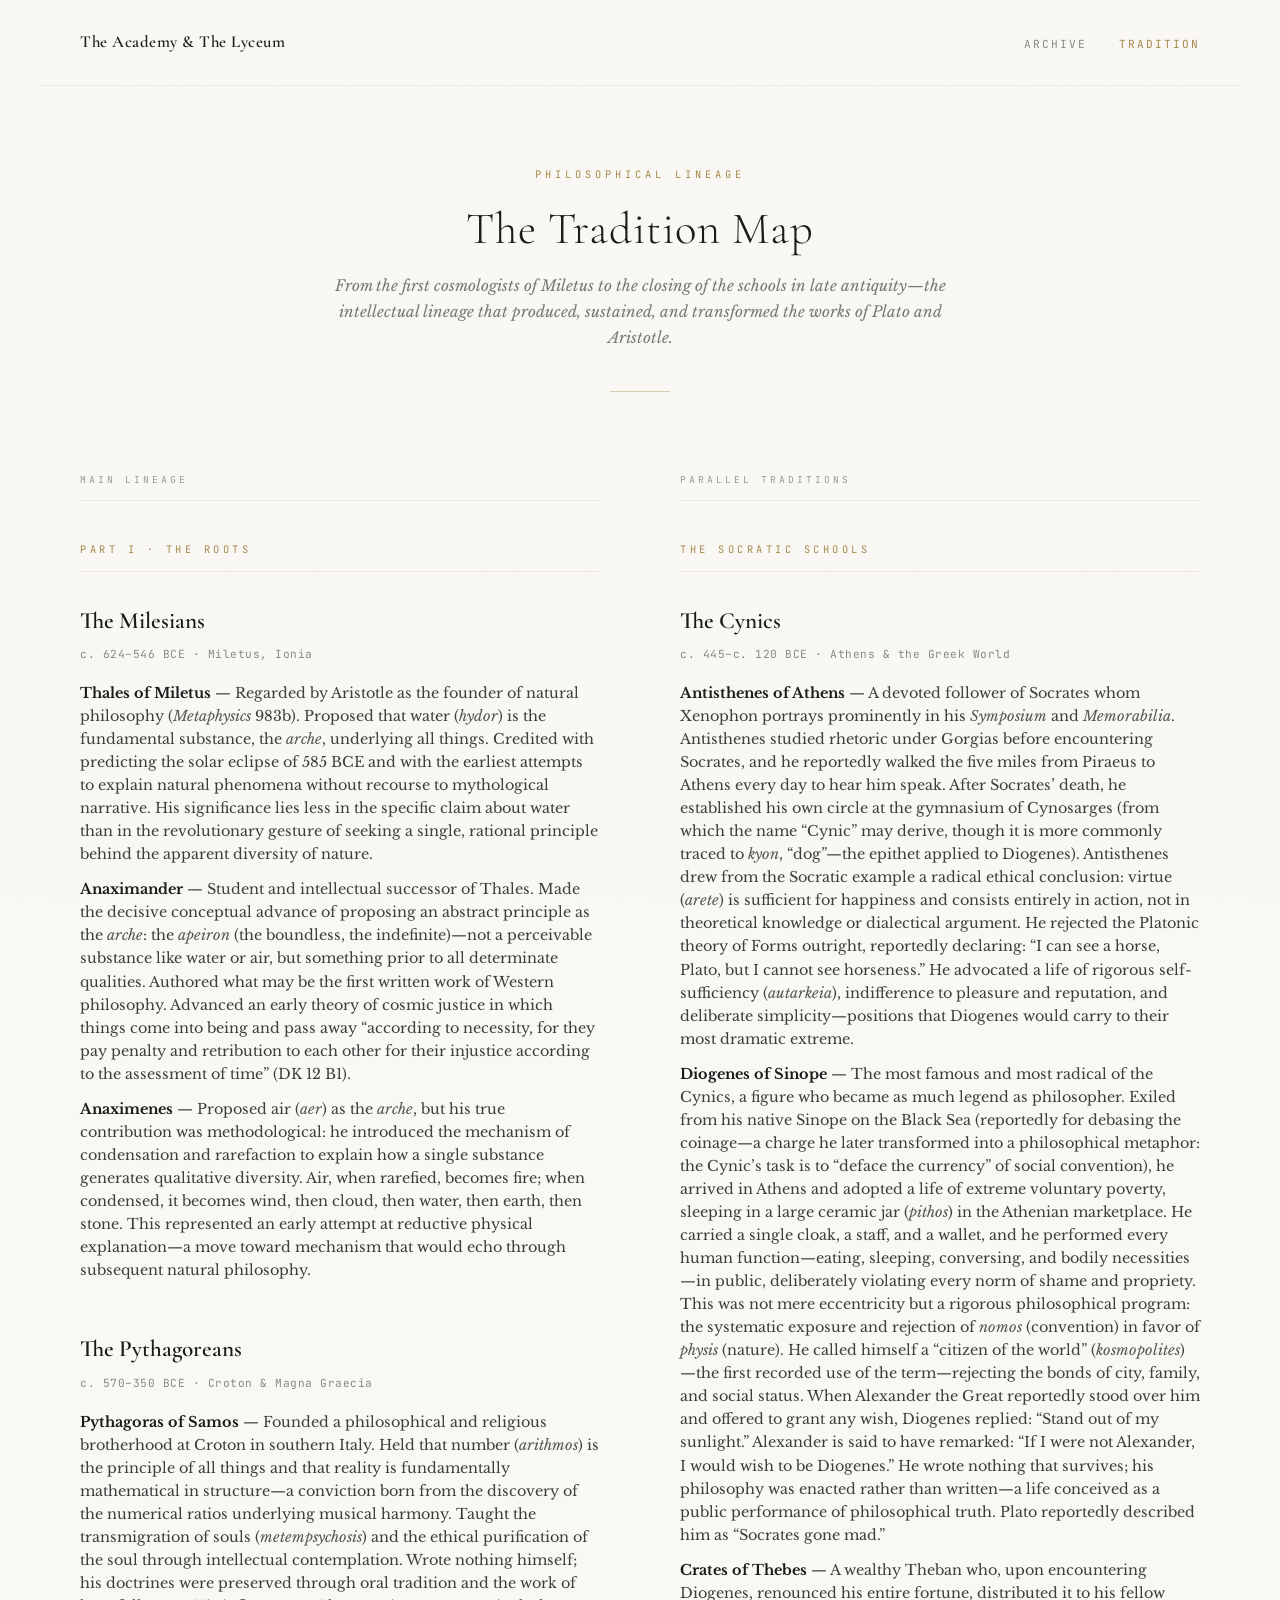
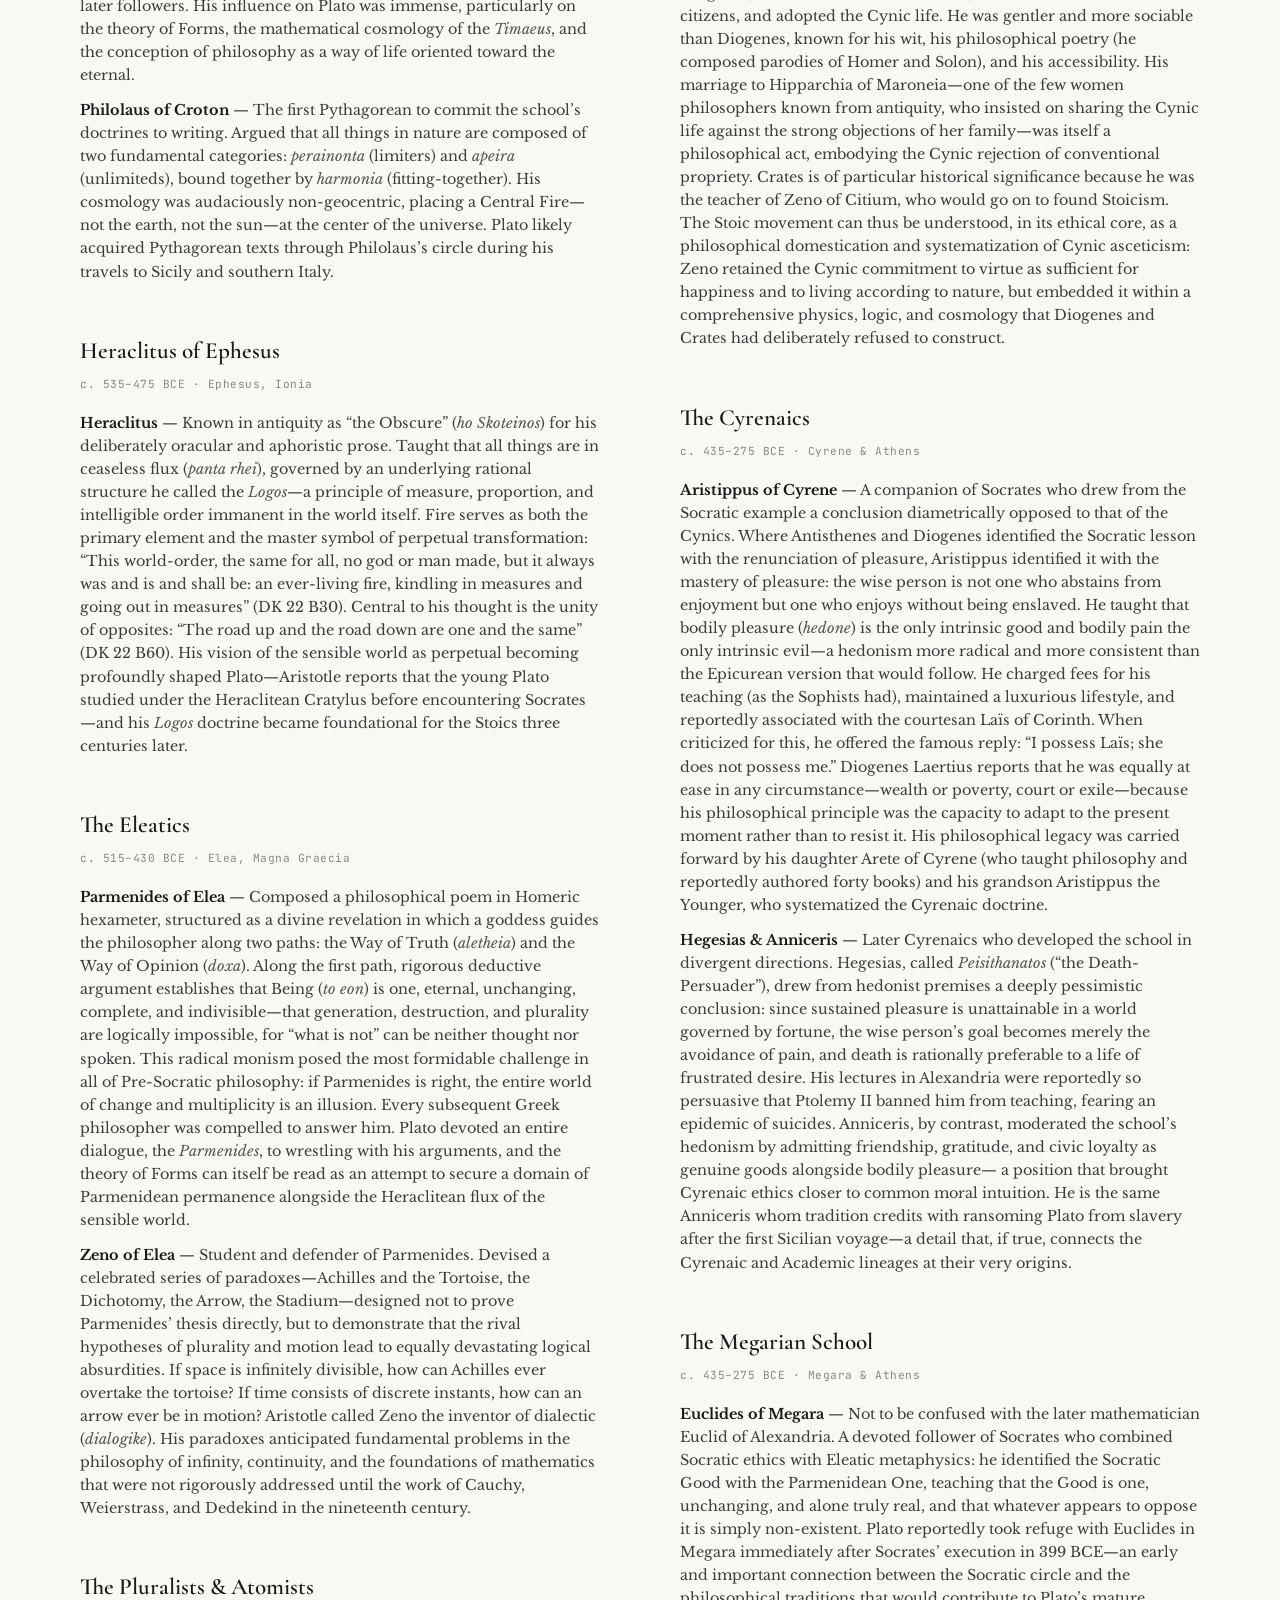
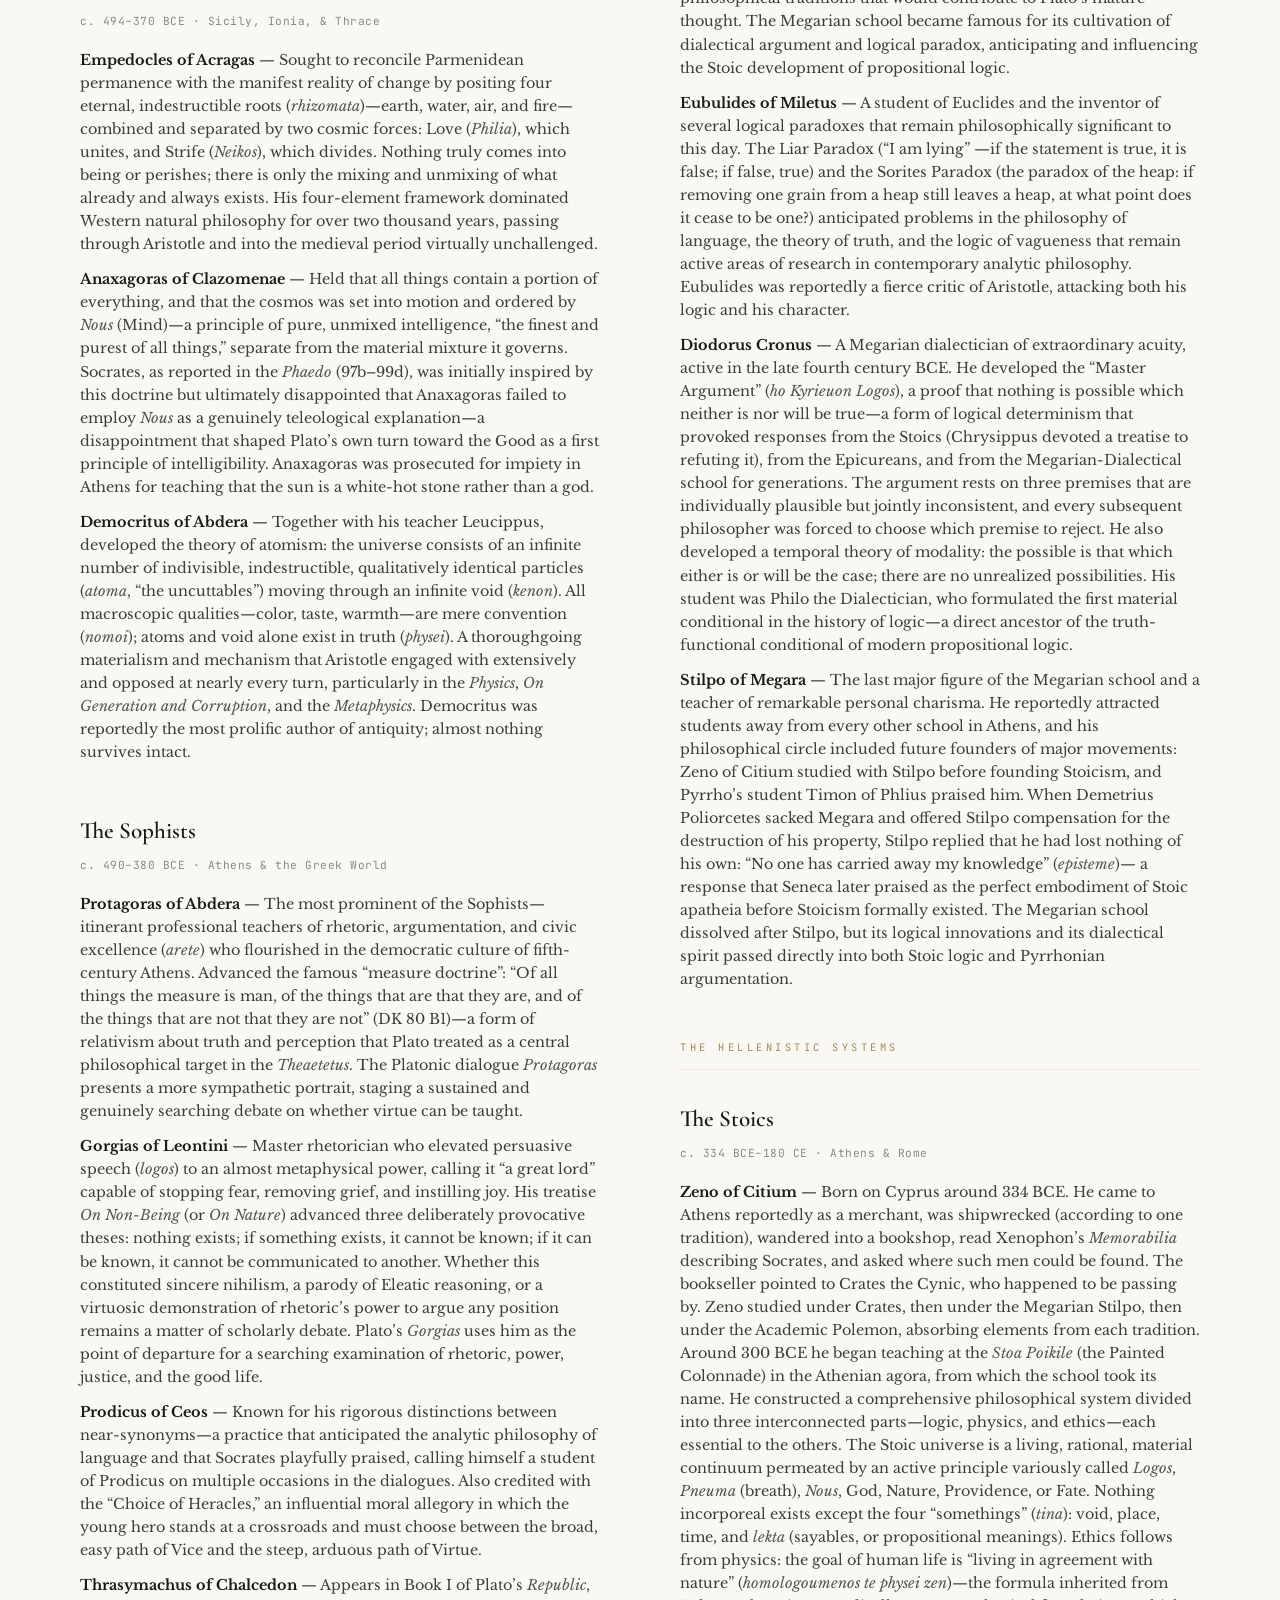
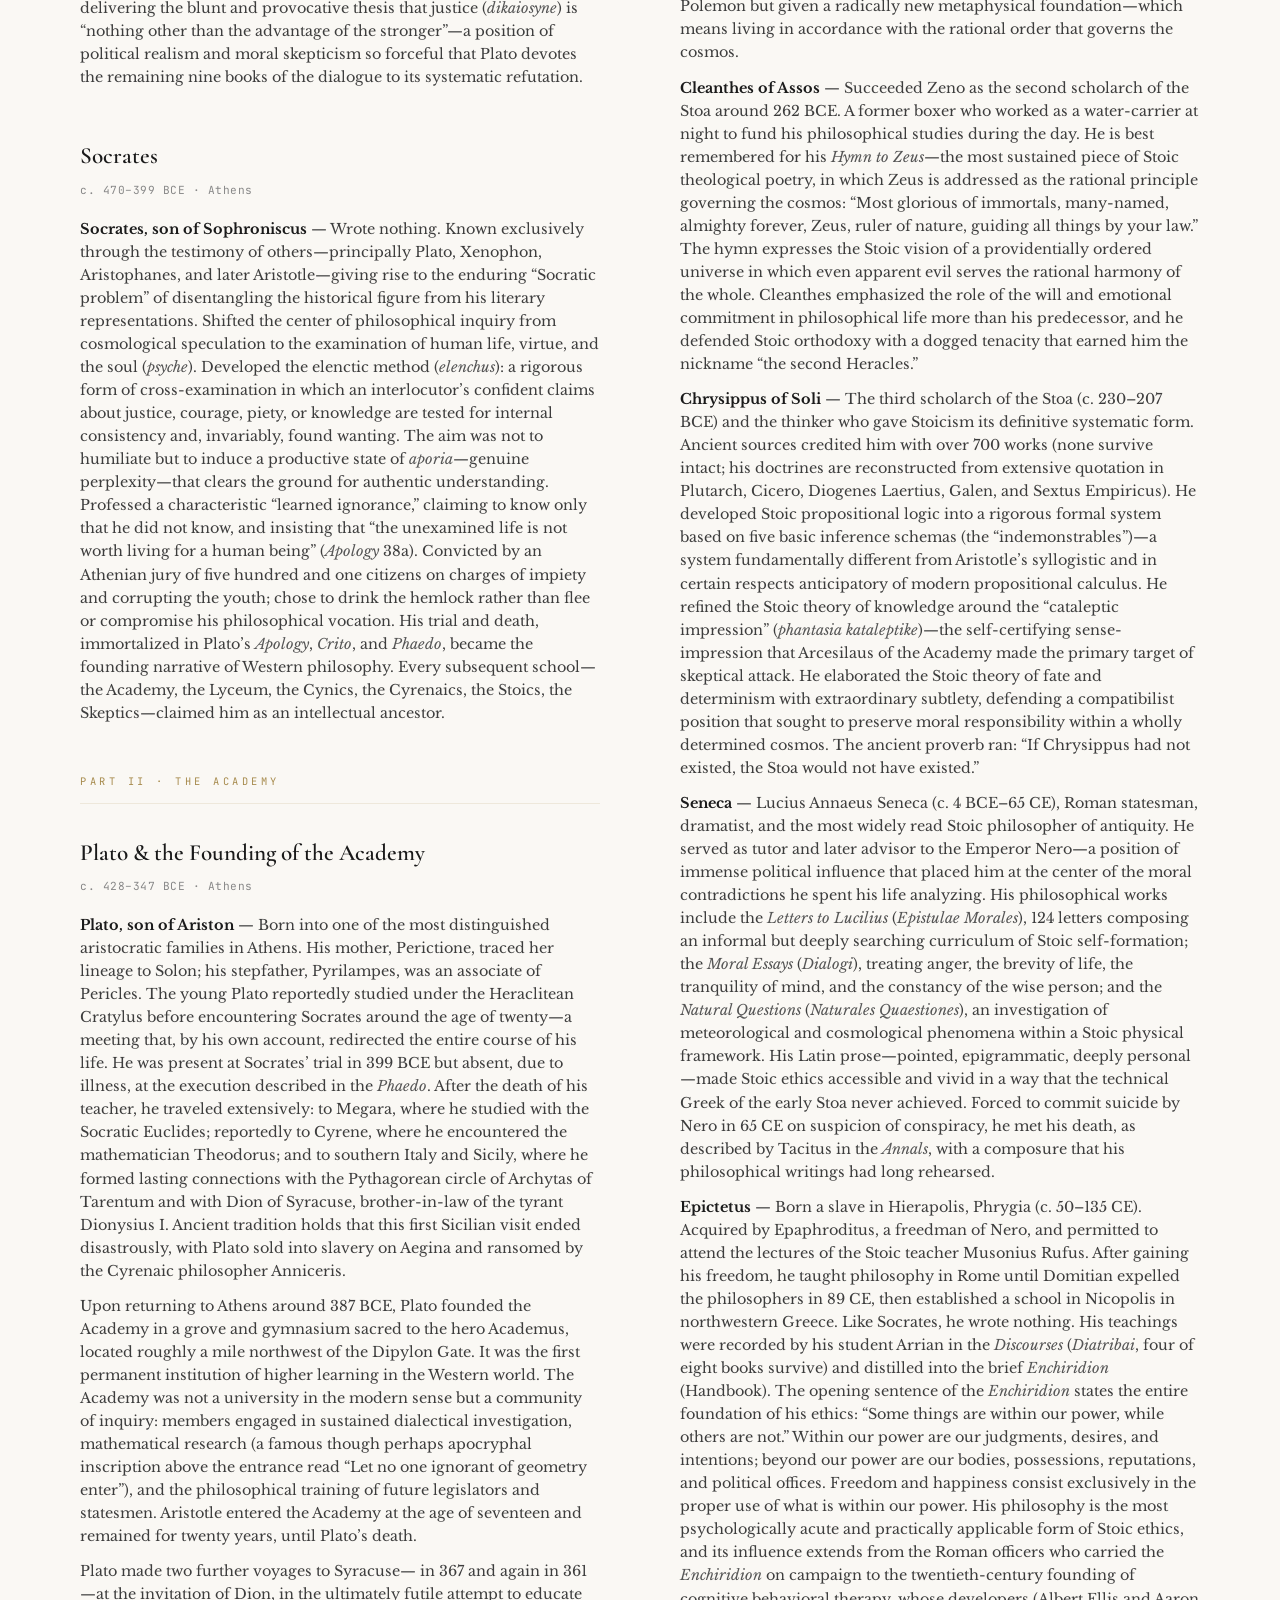
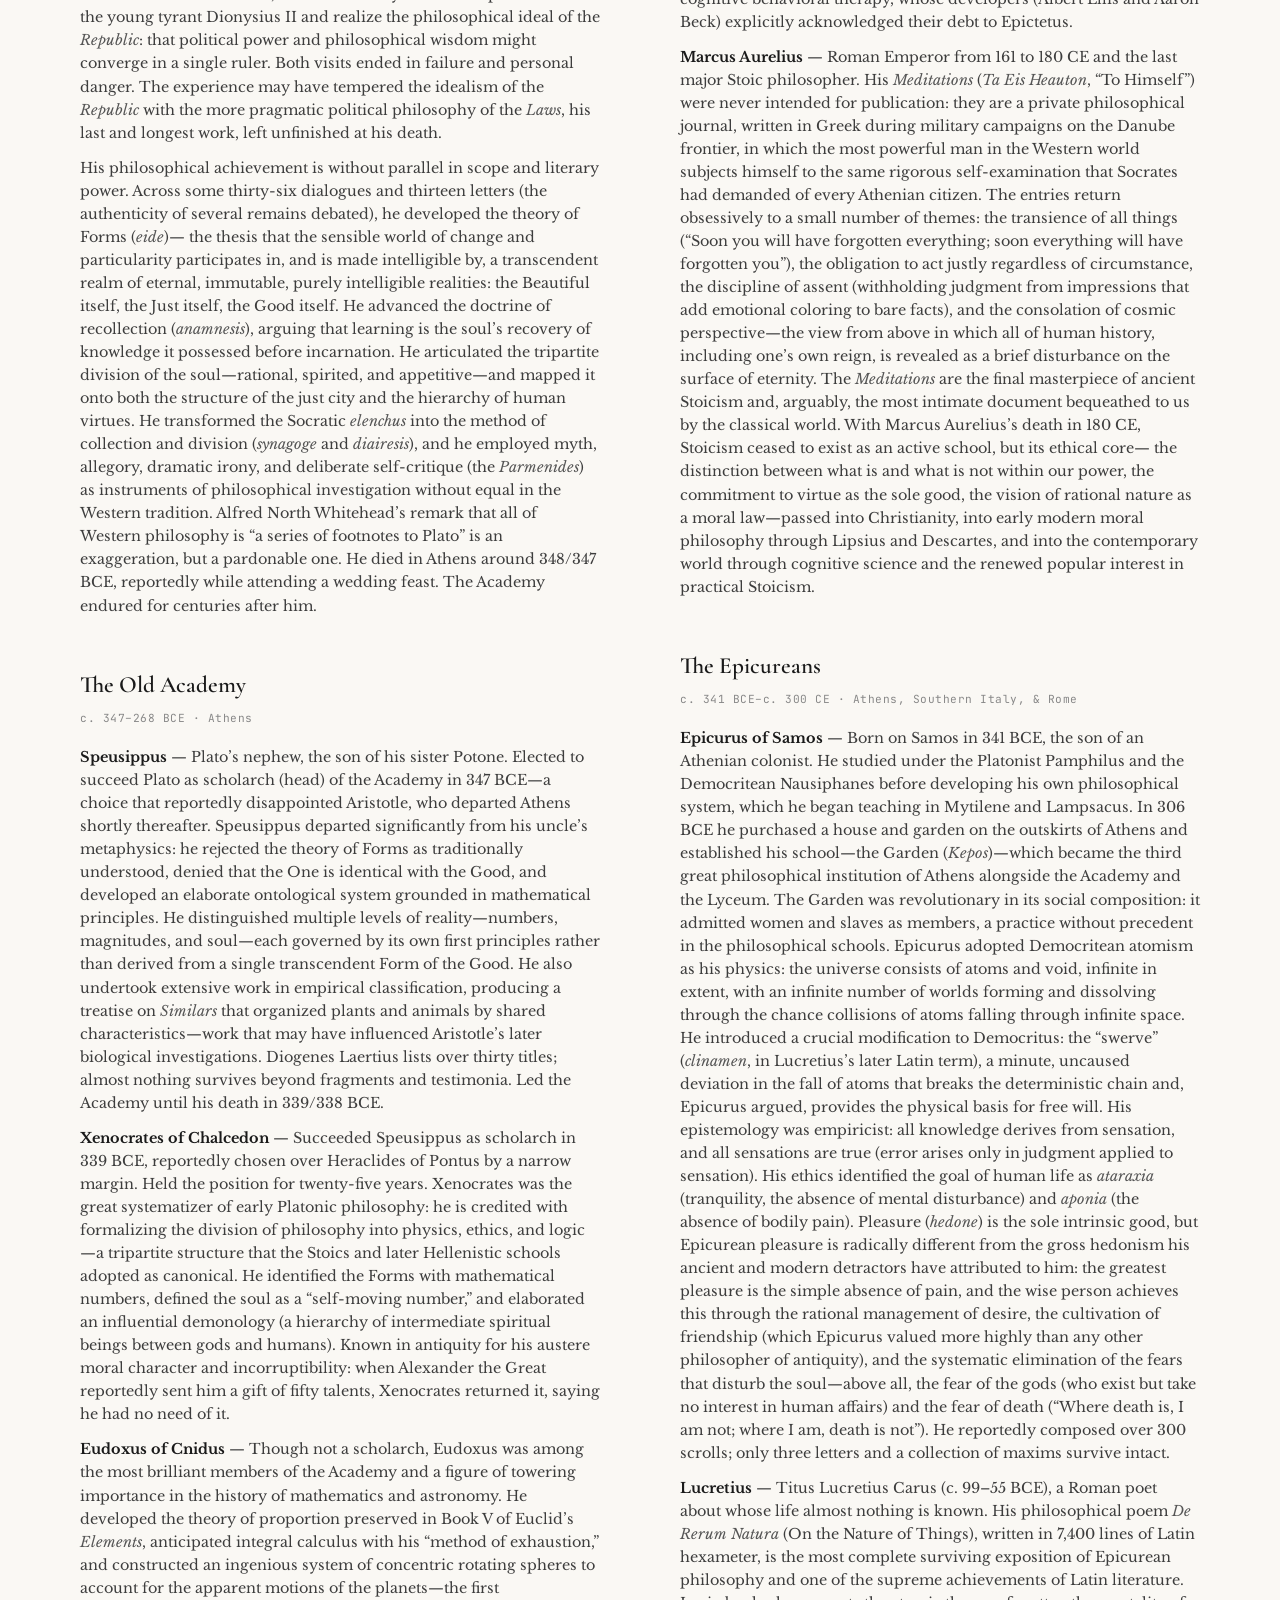
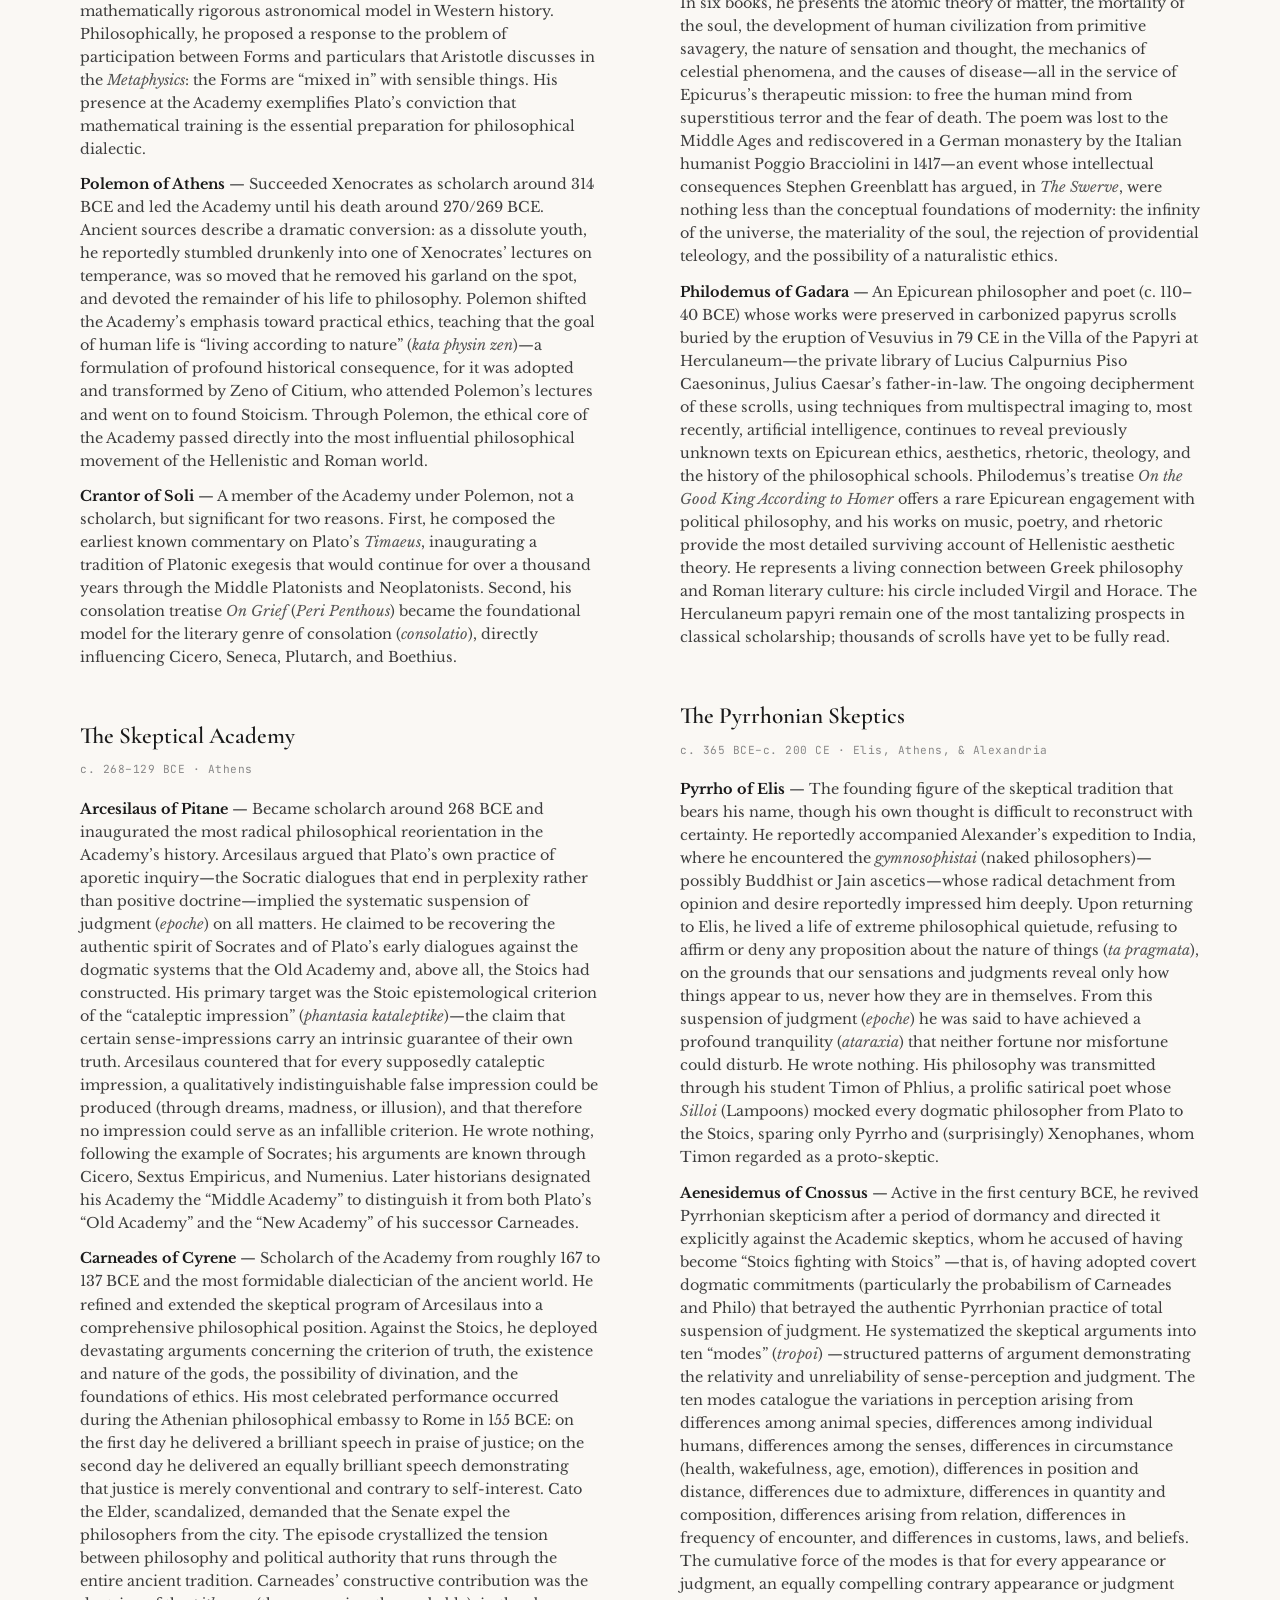
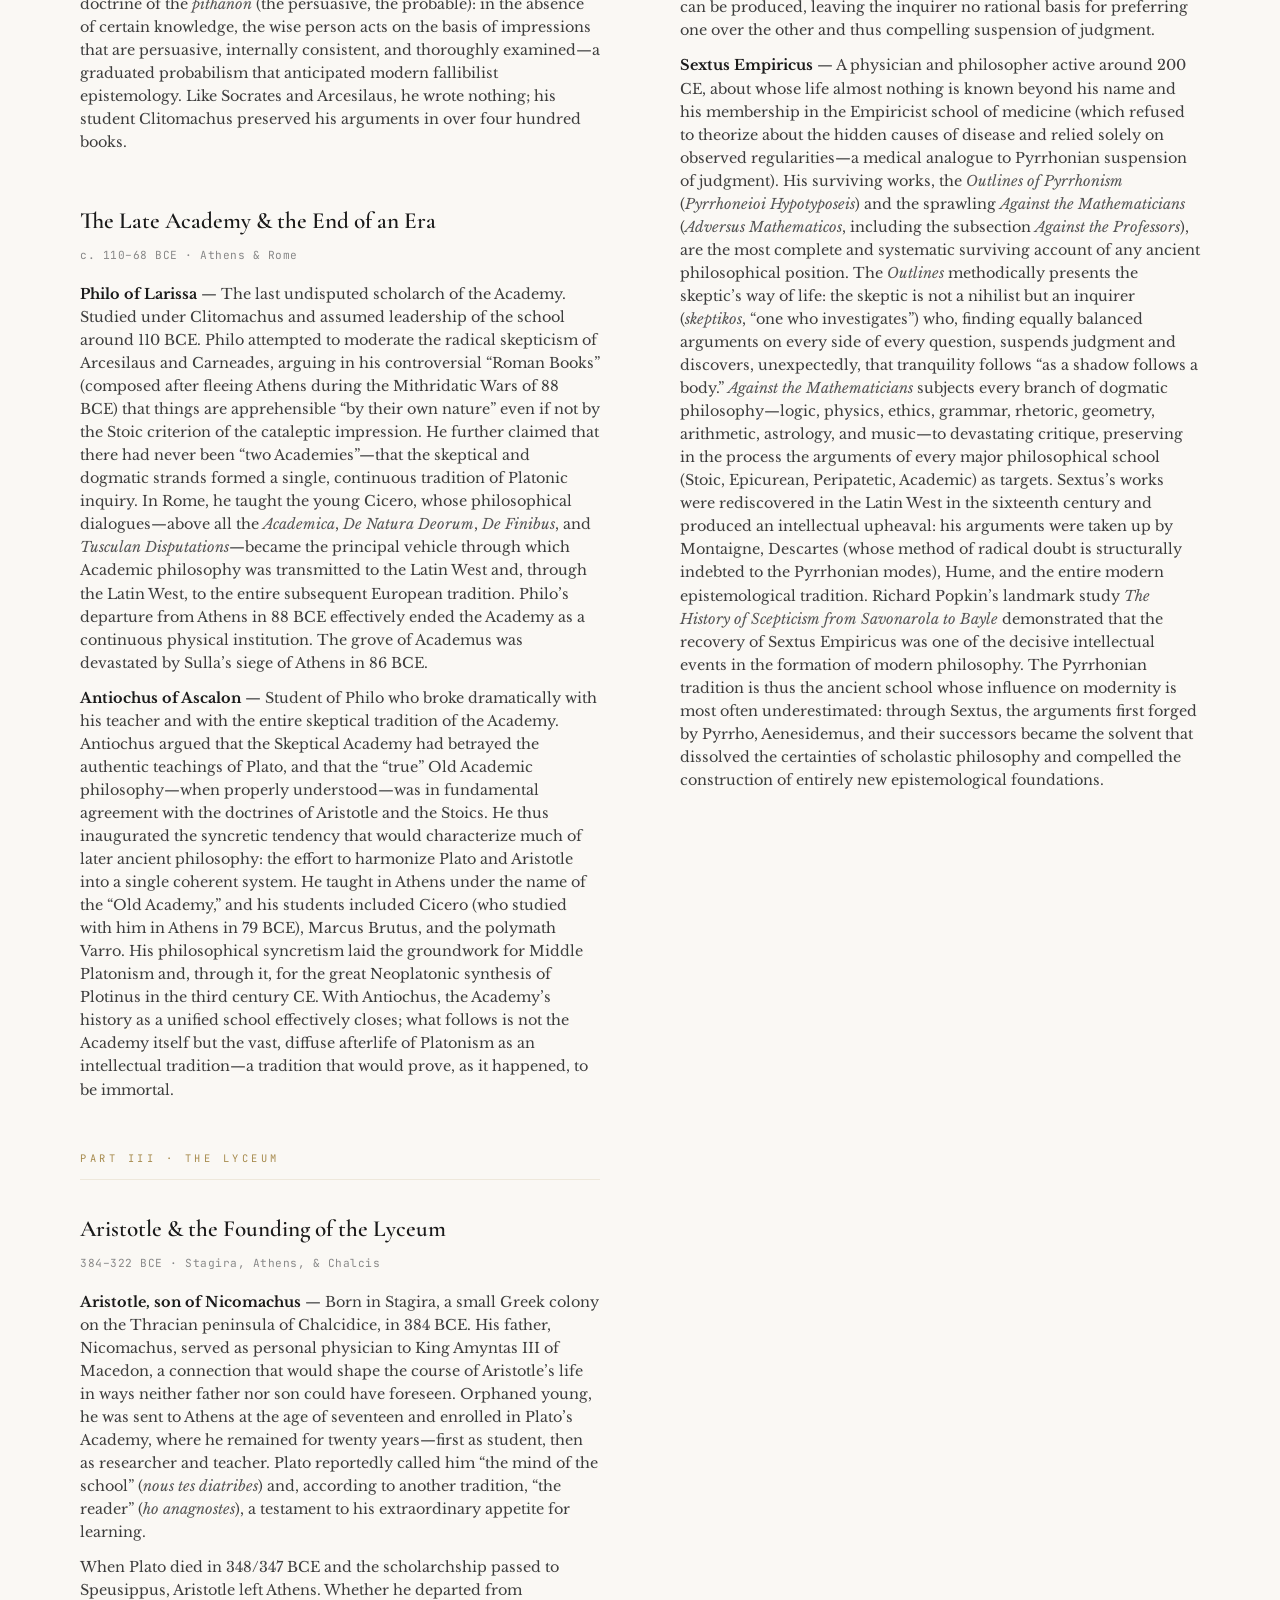
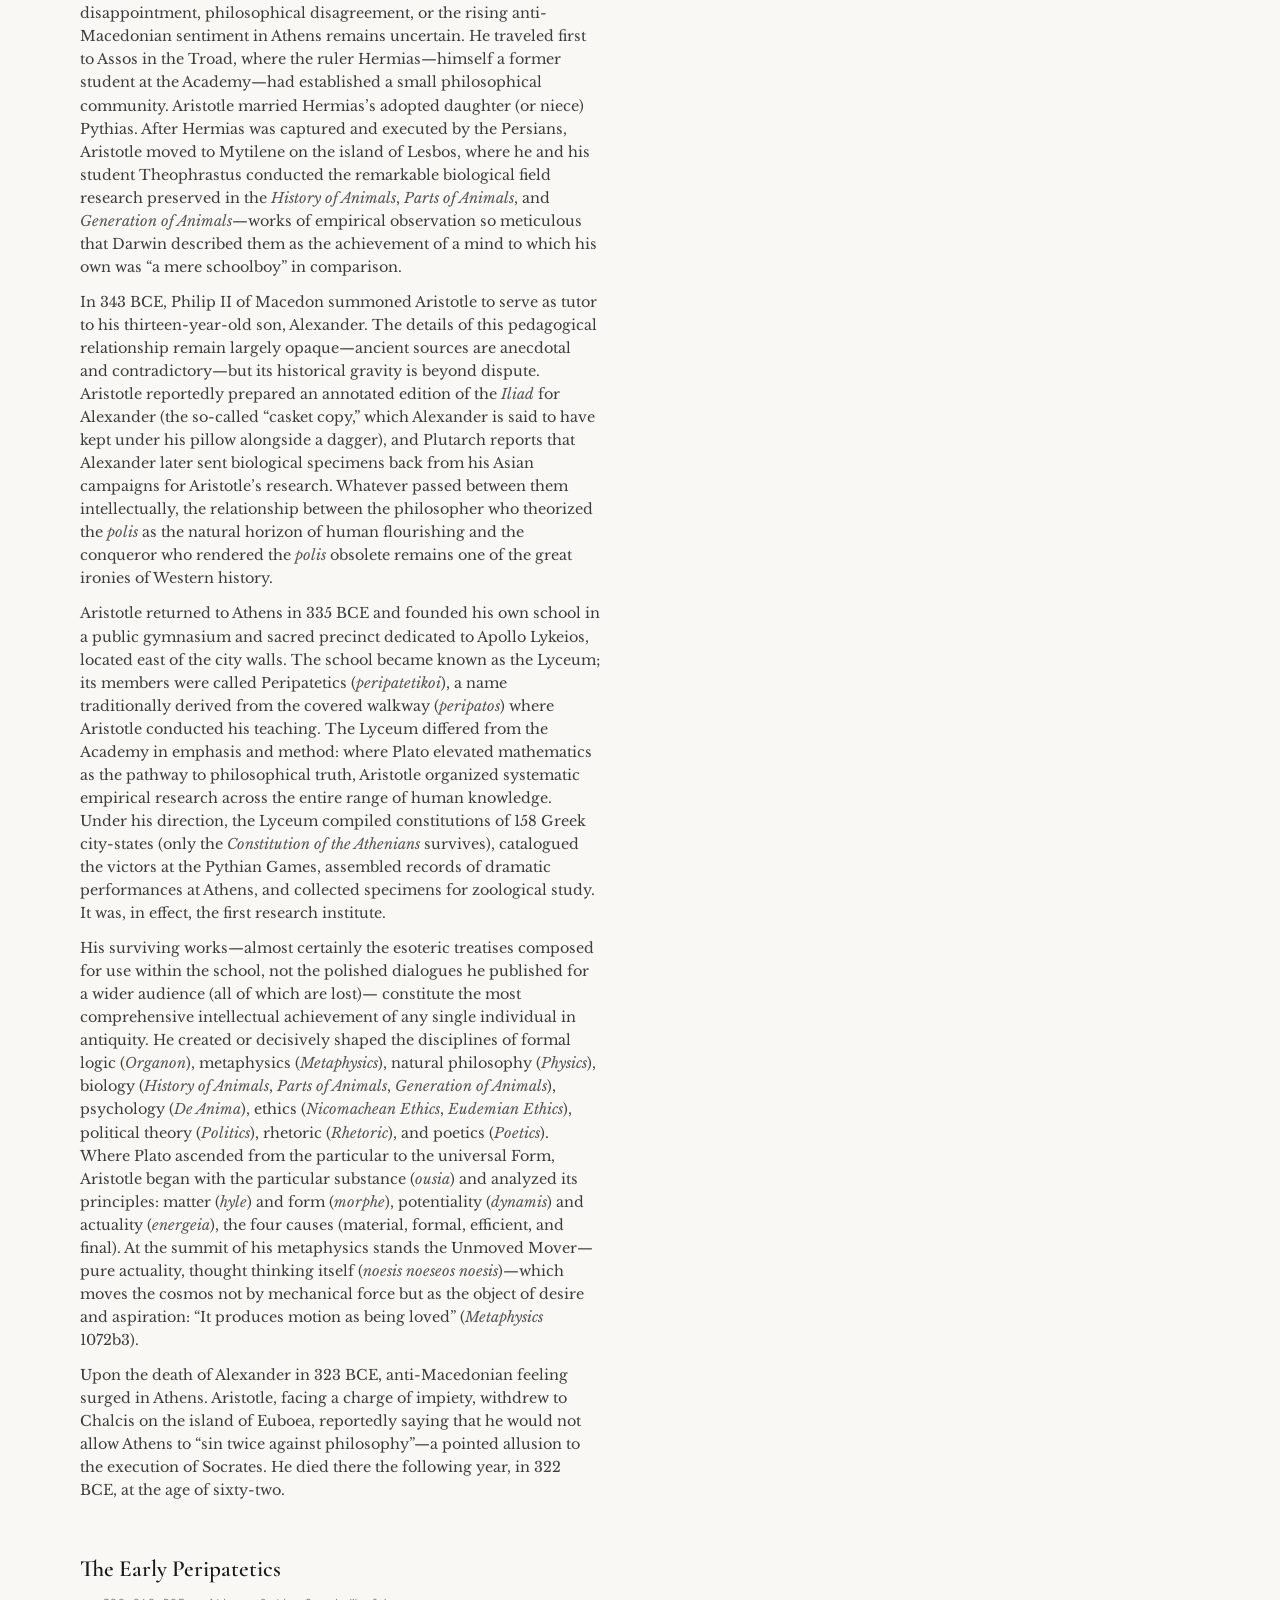
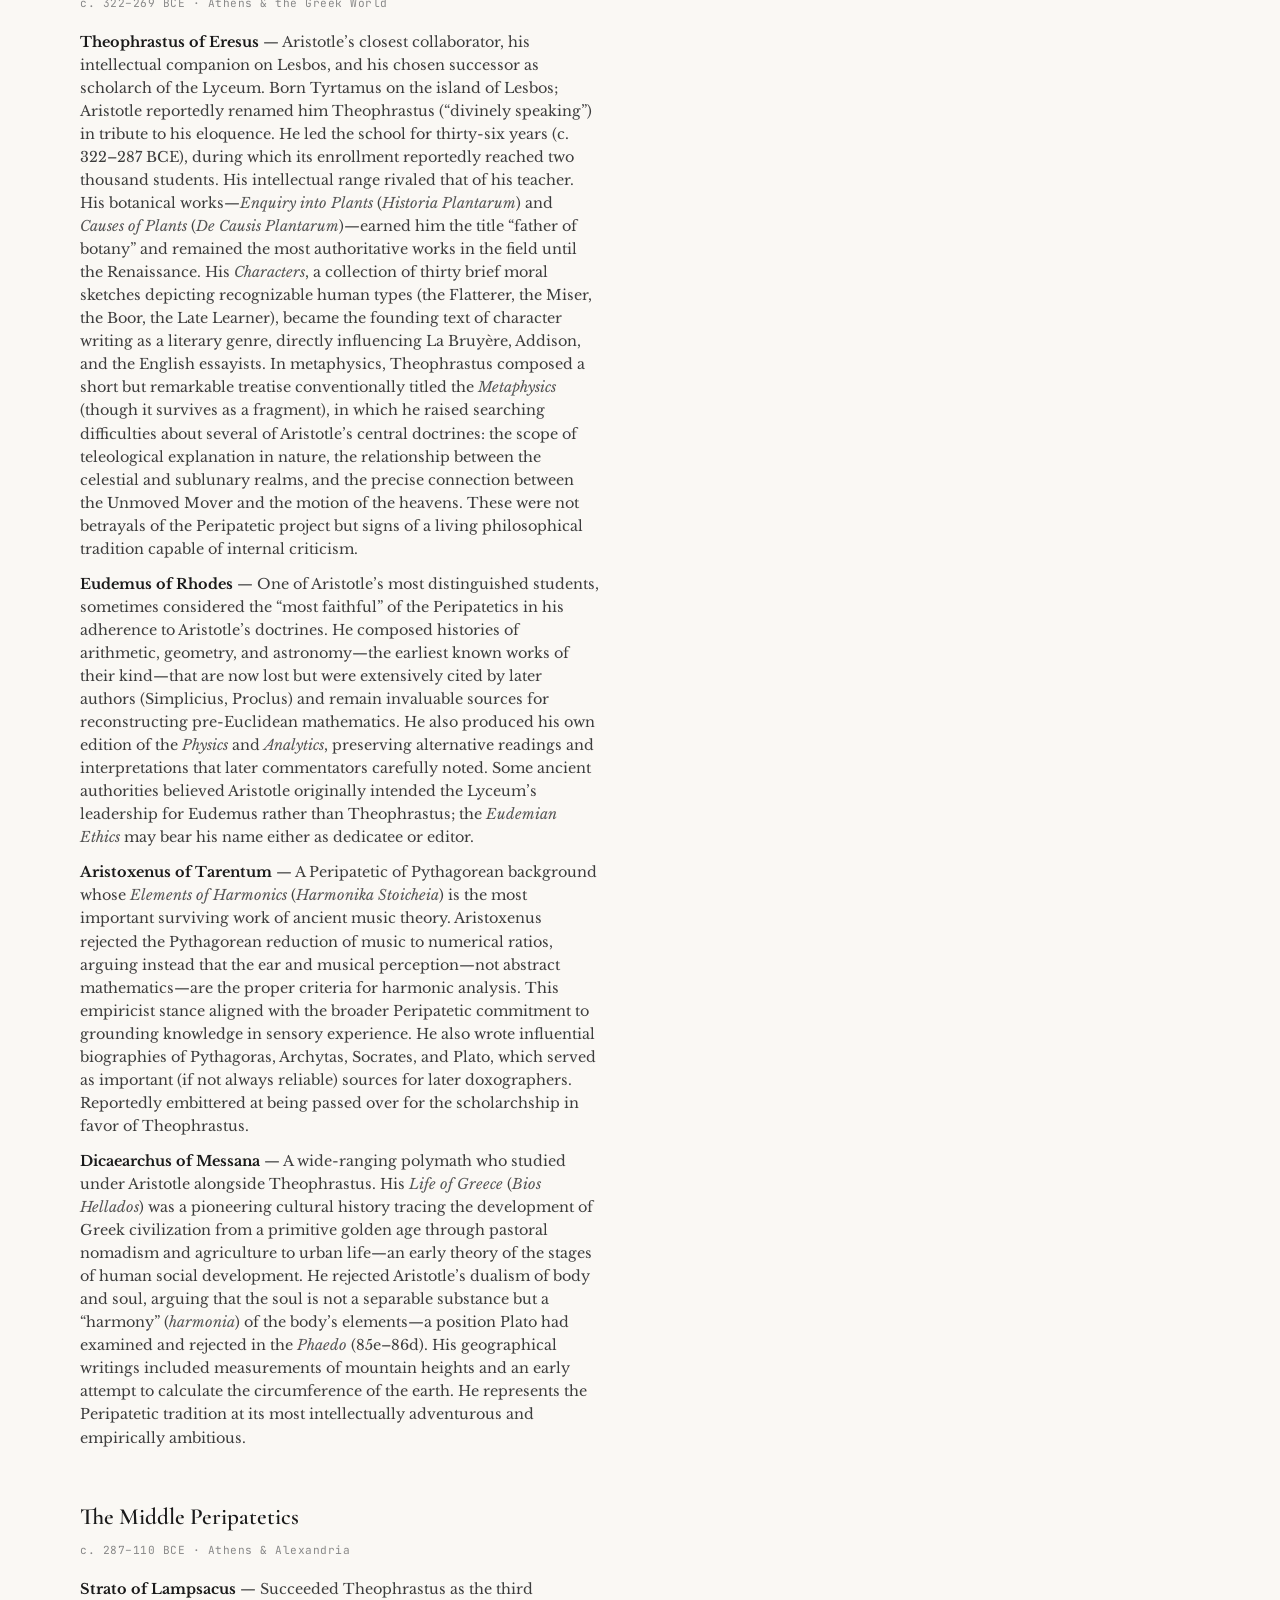
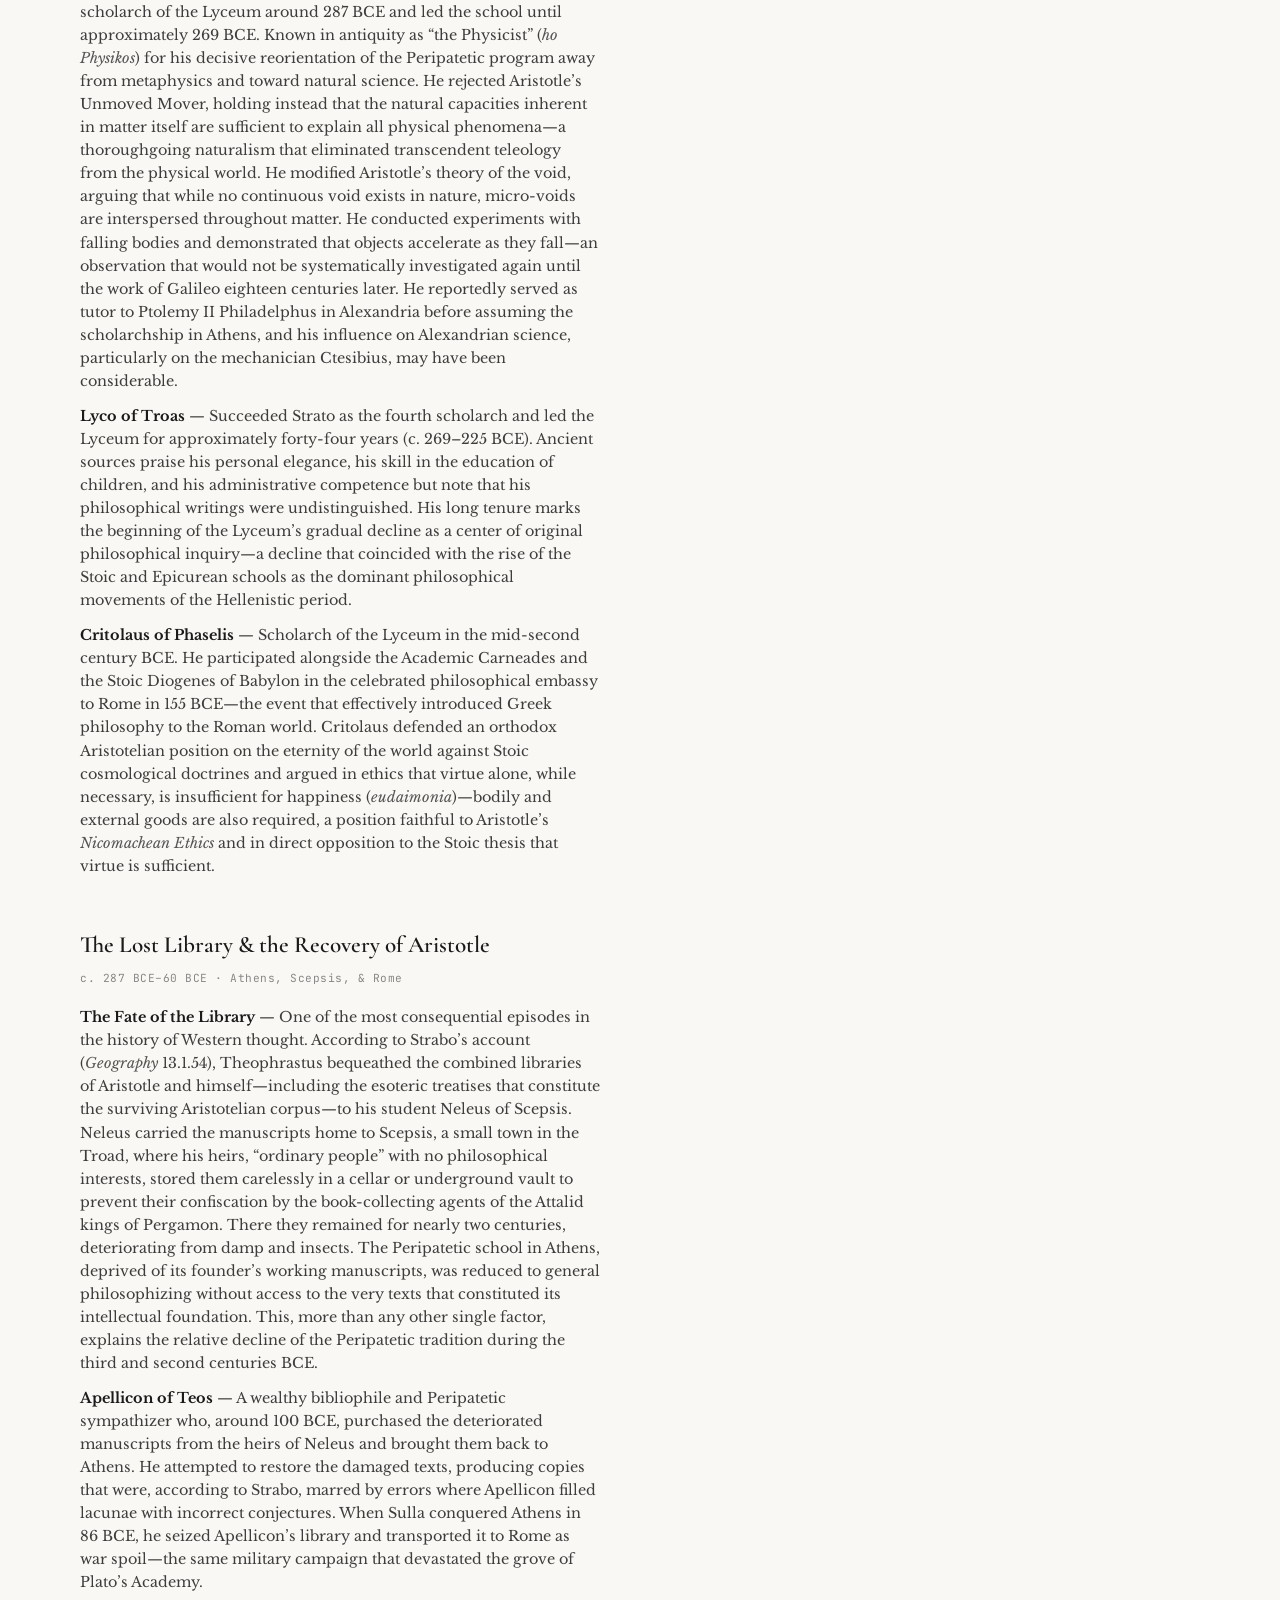
<file: tradition-backup-before-collapse.html>
<!DOCTYPE html>
<html lang="en">
<head>
    <meta charset="UTF-8">
    <meta name="viewport" content="width=device-width, initial-scale=1.0">
    <title>The Tradition Map | The Academy &amp; The Lyceum</title>

    <!-- Google Fonts -->
    <link rel="preconnect" href="https://fonts.googleapis.com">
    <link rel="preconnect" href="https://fonts.gstatic.com" crossorigin>
    <link href="https://fonts.googleapis.com/css2?family=Cormorant+Garamond:ital,wght@0,300;0,400;0,500;0,600;0,700;1,300;1,400;1,500;1,600;1,700&family=JetBrains+Mono:wght@300;400;500&family=Libre+Baskerville:ital,wght@0,400;0,700;1,400&display=swap" rel="stylesheet">

    <!-- Global Stylesheet (shared with main archive) -->
    <link rel="stylesheet" href="css/style.css">

    <!-- Tradition Page Styles -->
    <style>
        /* ============================================
           RESET & BASE
           ============================================ */
        *, *::before, *::after {
            box-sizing: border-box;
        }

        ::selection {
            background-color: rgba(166, 138, 76, 0.15);
            color: #1A1A1A;
        }

        .tradition-body {
            margin: 0;
            padding: 0;
            background-color: #FAF8F4;
            color: #2C2C2C;
            font-family: 'Libre Baskerville', 'Georgia', serif;
            font-size: 15px;
            line-height: 1.7;
            -webkit-font-smoothing: antialiased;
            -moz-osx-font-smoothing: grayscale;
        }

        /* ============================================
           NAVIGATION
           ============================================ */
        .tradition-nav {
            display: flex;
            justify-content: space-between;
            align-items: center;
            max-width: 1200px;
            margin: 0 auto;
            padding: 28px 40px;
            border-bottom: 1px solid rgba(0, 0, 0, 0.06);
        }

        .tradition-nav-title {
            font-family: 'Cormorant Garamond', 'Georgia', serif;
            font-size: 1.05rem;
            font-weight: 600;
            color: #1A1A1A;
            letter-spacing: 0.5px;
            text-decoration: none;
        }

        .tradition-nav-title:hover {
            color: #A68A4C;
        }

        .tradition-nav-links {
            display: flex;
            gap: 32px;
            list-style: none;
            margin: 0;
            padding: 0;
        }

        .tradition-nav-links a {
            font-family: 'JetBrains Mono', monospace;
            font-size: 0.7rem;
            text-transform: uppercase;
            letter-spacing: 2px;
            color: #888;
            text-decoration: none;
            transition: color 0.3s ease;
        }

        .tradition-nav-links a:hover {
            color: #A68A4C;
        }

        .tradition-nav-links a.active {
            color: #A68A4C;
        }

        /* ============================================
           PAGE HEADER
           ============================================ */
        .tradition-header {
            max-width: 1200px;
            margin: 0 auto;
            padding: 80px 40px 60px;
            text-align: center;
        }

        .tradition-header-label {
            font-family: 'JetBrains Mono', monospace;
            font-size: 0.65rem;
            text-transform: uppercase;
            letter-spacing: 4px;
            color: #A68A4C;
            margin-bottom: 20px;
        }

        .tradition-header h1 {
            font-family: 'Cormorant Garamond', 'Georgia', serif;
            font-size: 2.8rem;
            font-weight: 300;
            color: #1A1A1A;
            letter-spacing: 1px;
            margin: 0 0 16px 0;
            line-height: 1.2;
        }

        .tradition-header-sub {
            font-family: 'Libre Baskerville', 'Georgia', serif;
            font-size: 0.95rem;
            font-style: italic;
            color: #777;
            max-width: 620px;
            margin: 0 auto;
            line-height: 1.7;
        }

        .tradition-header-line {
            width: 60px;
            height: 1px;
            background-color: #A68A4C;
            margin: 40px auto 0;
            opacity: 0.4;
        }

        /* ============================================
           TWO-COLUMN GRID
           ============================================ */
        .tradition-grid {
            display: grid;
            grid-template-columns: 1fr 1fr;
            gap: 80px;
            max-width: 1200px;
            margin: 0 auto;
            padding: 20px 40px 100px;
        }

        .tradition-column-label {
            font-family: 'JetBrains Mono', monospace;
            font-size: 0.6rem;
            text-transform: uppercase;
            letter-spacing: 3px;
            color: #999;
            margin-bottom: 40px;
            padding-bottom: 12px;
            border-bottom: 1px solid rgba(0, 0, 0, 0.06);
        }

        /* ============================================
           PART LABELS (e.g., "Part I")
           ============================================ */
        .tradition-part-label {
            font-family: 'JetBrains Mono', monospace;
            font-size: 0.65rem;
            text-transform: uppercase;
            letter-spacing: 3.5px;
            color: #A68A4C;
            margin-bottom: 30px;
            padding-bottom: 12px;
            border-bottom: 1px solid rgba(166, 138, 76, 0.15);
        }

        /* ============================================
           CONTENT BLOCKS
           ============================================ */
        .tradition-block {
            margin-bottom: 48px;
        }

        .tradition-era {
            font-family: 'Cormorant Garamond', 'Georgia', serif;
            font-size: 1.45rem;
            font-weight: 600;
            color: #1A1A1A;
            margin-bottom: 4px;
        }

        .tradition-era-note {
            font-family: 'JetBrains Mono', monospace;
            font-size: 0.7rem;
            color: #888;
            letter-spacing: 0.5px;
            margin-bottom: 18px;
        }

        .tradition-ul {
            list-style: none;
            padding: 0;
            margin: 0;
        }

        .tradition-ul li {
            margin-bottom: 12px;
            line-height: 1.6;
            font-size: 0.9rem;
            color: #3D3D3D;
        }

        .tradition-ul li span {
            font-weight: 700;
            color: #1A1A1A;
        }

        .tradition-ul li em {
            font-style: italic;
            color: #555;
        }

        /* ============================================
           PLACEHOLDER (for future columns)
           ============================================ */
        .tradition-placeholder {
            font-family: 'JetBrains Mono', monospace;
            font-size: 0.7rem;
            color: #BBB;
            letter-spacing: 1px;
            padding: 40px 0;
            text-align: center;
            border: 1px dashed rgba(0, 0, 0, 0.08);
        }

        /* ============================================
           FOOTER
           ============================================ */
        .tradition-footer {
            max-width: 1200px;
            margin: 0 auto;
            padding: 40px;
            border-top: 1px solid rgba(0, 0, 0, 0.06);
            text-align: center;
        }

        .tradition-footer p {
            font-family: 'JetBrains Mono', monospace;
            font-size: 0.65rem;
            color: #999;
            letter-spacing: 1.5px;
            text-transform: uppercase;
            margin: 0;
        }

        /* ============================================
           RESPONSIVE
           ============================================ */
        @media (max-width: 768px) {
            .tradition-nav {
                flex-direction: column;
                gap: 16px;
                padding: 20px 24px;
            }

            .tradition-header {
                padding: 50px 24px 40px;
            }

            .tradition-header h1 {
                font-size: 2rem;
            }

            .tradition-grid {
                grid-template-columns: 1fr;
                gap: 60px;
                padding: 20px 24px 60px;
            }
        }
    </style>
</head>
<body class="tradition-body">

    <!-- ============================================================
         NAVIGATION
         ============================================================ -->
    <nav class="tradition-nav">
        <a href="index.html" class="tradition-nav-title">The Academy &amp; The Lyceum</a>
        <ul class="tradition-nav-links">
            <li><a href="index.html">Archive</a></li>
            <li><a href="tradition.html" class="active">Tradition</a></li>
        </ul>
    </nav>

    <!-- ============================================================
         PAGE HEADER
         ============================================================ -->
    <header class="tradition-header">
        <div class="tradition-header-label">Philosophical Lineage</div>
        <h1>The Tradition Map</h1>
        <p class="tradition-header-sub">
            From the first cosmologists of Miletus to the closing of
            the schools in late antiquity&mdash;the intellectual lineage
            that produced, sustained, and transformed the works of
            Plato and Aristotle.
        </p>
        <div class="tradition-header-line"></div>
    </header>

    <!-- ============================================================
         MAIN CONTENT GRID
         ============================================================ -->
    <main class="tradition-grid">

        <!-- ========================================================
             LEFT COLUMN: MAIN LINEAGE
             ======================================================== -->
        <div class="tradition-column tradition-column-left">
            <div class="tradition-column-label">Main Lineage</div>

            <!-- ~~~~~~~~~~~~~~~~~~~~~~~~~~~~~~~~~~~~~~~~~~~~~~~~~~~~
                 PART I: THE ROOTS
                 Pre-Socratic Natural Philosophy, the Sophistic
                 Movement, and the Socratic Turn
                 ~~~~~~~~~~~~~~~~~~~~~~~~~~~~~~~~~~~~~~~~~~~~~~~~~~~~ -->
            <div class="tradition-part-label">Part I &middot; The Roots</div>

            <!-- 1. THE MILESIANS -->
            <div class="tradition-block">
                <div class="tradition-era">The Milesians</div>
                <div class="tradition-era-note">c. 624&ndash;546 BCE &middot; Miletus, Ionia</div>
                <ul class="tradition-ul">
                    <li><span>Thales of Miletus</span> &mdash; Regarded by
                    Aristotle as the founder of natural philosophy
                    (<em>Metaphysics</em> 983b). Proposed that water
                    (<em>hydor</em>) is the fundamental substance, the
                    <em>arche</em>, underlying all things. Credited with
                    predicting the solar eclipse of 585 BCE and with
                    the earliest attempts to explain natural phenomena
                    without recourse to mythological narrative. His
                    significance lies less in the specific claim about
                    water than in the revolutionary gesture of seeking
                    a single, rational principle behind the apparent
                    diversity of nature.</li>

                    <li><span>Anaximander</span> &mdash; Student and
                    intellectual successor of Thales. Made the decisive
                    conceptual advance of proposing an abstract
                    principle as the <em>arche</em>: the <em>apeiron</em>
                    (the boundless, the indefinite)&mdash;not a
                    perceivable substance like water or air, but
                    something prior to all determinate qualities.
                    Authored what may be the first written work of
                    Western philosophy. Advanced an early theory of
                    cosmic justice in which things come into being and
                    pass away &ldquo;according to necessity, for they
                    pay penalty and retribution to each other for their
                    injustice according to the assessment of
                    time&rdquo; (DK 12 B1).</li>

                    <li><span>Anaximenes</span> &mdash; Proposed air
                    (<em>aer</em>) as the <em>arche</em>, but his true
                    contribution was methodological: he introduced the
                    mechanism of condensation and rarefaction to explain
                    how a single substance generates qualitative
                    diversity. Air, when rarefied, becomes fire; when
                    condensed, it becomes wind, then cloud, then water,
                    then earth, then stone. This represented an early
                    attempt at reductive physical explanation&mdash;a
                    move toward mechanism that would echo through
                    subsequent natural philosophy.</li>
                </ul>
            </div>

            <!-- 2. THE PYTHAGOREANS -->
            <div class="tradition-block">
                <div class="tradition-era">The Pythagoreans</div>
                <div class="tradition-era-note">c. 570&ndash;350 BCE &middot; Croton &amp; Magna Graecia</div>
                <ul class="tradition-ul">
                    <li><span>Pythagoras of Samos</span> &mdash; Founded
                    a philosophical and religious brotherhood at Croton
                    in southern Italy. Held that number
                    (<em>arithmos</em>) is the principle of all things
                    and that reality is fundamentally mathematical in
                    structure&mdash;a conviction born from the discovery
                    of the numerical ratios underlying musical harmony.
                    Taught the transmigration of souls
                    (<em>metempsychosis</em>) and the ethical
                    purification of the soul through intellectual
                    contemplation. Wrote nothing himself; his doctrines
                    were preserved through oral tradition and the work
                    of later followers. His influence on Plato was
                    immense, particularly on the theory of Forms, the
                    mathematical cosmology of the <em>Timaeus</em>,
                    and the conception of philosophy as a way of life
                    oriented toward the eternal.</li>

                    <li><span>Philolaus of Croton</span> &mdash; The
                    first Pythagorean to commit the school&rsquo;s
                    doctrines to writing. Argued that all things in
                    nature are composed of two fundamental categories:
                    <em>perainonta</em> (limiters) and <em>apeira</em>
                    (unlimiteds), bound together by <em>harmonia</em>
                    (fitting-together). His cosmology was audaciously
                    non-geocentric, placing a Central Fire&mdash;not
                    the earth, not the sun&mdash;at the center of the
                    universe. Plato likely acquired Pythagorean texts
                    through Philolaus&rsquo;s circle during his travels
                    to Sicily and southern Italy.</li>
                </ul>
            </div>

            <!-- 3. HERACLITUS -->
            <div class="tradition-block">
                <div class="tradition-era">Heraclitus of Ephesus</div>
                <div class="tradition-era-note">c. 535&ndash;475 BCE &middot; Ephesus, Ionia</div>
                <ul class="tradition-ul">
                    <li><span>Heraclitus</span> &mdash; Known in
                    antiquity as &ldquo;the Obscure&rdquo;
                    (<em>ho Skoteinos</em>) for his deliberately
                    oracular and aphoristic prose. Taught that all
                    things are in ceaseless flux (<em>panta rhei</em>),
                    governed by an underlying rational structure he
                    called the <em>Logos</em>&mdash;a principle of
                    measure, proportion, and intelligible order
                    immanent in the world itself. Fire serves as both
                    the primary element and the master symbol of
                    perpetual transformation: &ldquo;This world-order,
                    the same for all, no god or man made, but it always
                    was and is and shall be: an ever-living fire,
                    kindling in measures and going out in
                    measures&rdquo; (DK 22 B30). Central to his thought
                    is the unity of opposites: &ldquo;The road up and
                    the road down are one and the same&rdquo;
                    (DK 22 B60). His vision of the sensible world as
                    perpetual becoming profoundly shaped
                    Plato&mdash;Aristotle reports that the young Plato
                    studied under the Heraclitean Cratylus before
                    encountering Socrates&mdash;and his <em>Logos</em>
                    doctrine became foundational for the Stoics three
                    centuries later.</li>
                </ul>
            </div>

            <!-- 4. THE ELEATICS -->
            <div class="tradition-block">
                <div class="tradition-era">The Eleatics</div>
                <div class="tradition-era-note">c. 515&ndash;430 BCE &middot; Elea, Magna Graecia</div>
                <ul class="tradition-ul">
                    <li><span>Parmenides of Elea</span> &mdash; Composed
                    a philosophical poem in Homeric hexameter, structured
                    as a divine revelation in which a goddess guides the
                    philosopher along two paths: the Way of Truth
                    (<em>aletheia</em>) and the Way of Opinion
                    (<em>doxa</em>). Along the first path, rigorous
                    deductive argument establishes that Being
                    (<em>to eon</em>) is one, eternal, unchanging,
                    complete, and indivisible&mdash;that generation,
                    destruction, and plurality are logically impossible,
                    for &ldquo;what is not&rdquo; can be neither thought
                    nor spoken. This radical monism posed the most
                    formidable challenge in all of Pre-Socratic
                    philosophy: if Parmenides is right, the entire world
                    of change and multiplicity is an illusion. Every
                    subsequent Greek philosopher was compelled to answer
                    him. Plato devoted an entire dialogue, the
                    <em>Parmenides</em>, to wrestling with his arguments,
                    and the theory of Forms can itself be read as an
                    attempt to secure a domain of Parmenidean permanence
                    alongside the Heraclitean flux of the sensible
                    world.</li>

                    <li><span>Zeno of Elea</span> &mdash; Student and
                    defender of Parmenides. Devised a celebrated series
                    of paradoxes&mdash;Achilles and the Tortoise, the
                    Dichotomy, the Arrow, the Stadium&mdash;designed not
                    to prove Parmenides&rsquo; thesis directly, but to
                    demonstrate that the rival hypotheses of plurality
                    and motion lead to equally devastating logical
                    absurdities. If space is infinitely divisible, how
                    can Achilles ever overtake the tortoise? If time
                    consists of discrete instants, how can an arrow ever
                    be in motion? Aristotle called Zeno the inventor of
                    dialectic (<em>dialogike</em>). His paradoxes
                    anticipated fundamental problems in the philosophy
                    of infinity, continuity, and the foundations of
                    mathematics that were not rigorously addressed until
                    the work of Cauchy, Weierstrass, and Dedekind in the
                    nineteenth century.</li>
                </ul>
            </div>

            <!-- 5. THE PLURALISTS & ATOMISTS -->
            <div class="tradition-block">
                <div class="tradition-era">The Pluralists &amp; Atomists</div>
                <div class="tradition-era-note">c. 494&ndash;370 BCE &middot; Sicily, Ionia, &amp; Thrace</div>
                <ul class="tradition-ul">
                    <li><span>Empedocles of Acragas</span> &mdash; Sought
                    to reconcile Parmenidean permanence with the manifest
                    reality of change by positing four eternal,
                    indestructible roots (<em>rhizomata</em>)&mdash;earth,
                    water, air, and fire&mdash;combined and separated by
                    two cosmic forces: Love (<em>Philia</em>), which
                    unites, and Strife (<em>Neikos</em>), which divides.
                    Nothing truly comes into being or perishes; there is
                    only the mixing and unmixing of what already and
                    always exists. His four-element framework dominated
                    Western natural philosophy for over two thousand
                    years, passing through Aristotle and into the
                    medieval period virtually unchallenged.</li>

                    <li><span>Anaxagoras of Clazomenae</span> &mdash;
                    Held that all things contain a portion of everything,
                    and that the cosmos was set into motion and ordered
                    by <em>Nous</em> (Mind)&mdash;a principle of pure,
                    unmixed intelligence, &ldquo;the finest and purest
                    of all things,&rdquo; separate from the material
                    mixture it governs. Socrates, as reported in the
                    <em>Phaedo</em> (97b&ndash;99d), was initially
                    inspired by this doctrine but ultimately disappointed
                    that Anaxagoras failed to employ <em>Nous</em> as a
                    genuinely teleological explanation&mdash;a
                    disappointment that shaped Plato&rsquo;s own turn
                    toward the Good as a first principle of
                    intelligibility. Anaxagoras was prosecuted for
                    impiety in Athens for teaching that the sun is a
                    white-hot stone rather than a god.</li>

                    <li><span>Democritus of Abdera</span> &mdash;
                    Together with his teacher Leucippus, developed the
                    theory of atomism: the universe consists of an
                    infinite number of indivisible, indestructible,
                    qualitatively identical particles (<em>atoma</em>,
                    &ldquo;the uncuttables&rdquo;) moving through an
                    infinite void (<em>kenon</em>). All macroscopic
                    qualities&mdash;color, taste, warmth&mdash;are mere
                    convention (<em>nomoi</em>); atoms and void alone
                    exist in truth (<em>physei</em>). A thoroughgoing
                    materialism and mechanism that Aristotle engaged with
                    extensively and opposed at nearly every turn,
                    particularly in the <em>Physics</em>, <em>On
                    Generation and Corruption</em>, and the
                    <em>Metaphysics</em>. Democritus was reportedly the
                    most prolific author of antiquity; almost nothing
                    survives intact.</li>
                </ul>
            </div>

            <!-- 6. THE SOPHISTS -->
            <div class="tradition-block">
                <div class="tradition-era">The Sophists</div>
                <div class="tradition-era-note">c. 490&ndash;380 BCE &middot; Athens &amp; the Greek World</div>
                <ul class="tradition-ul">
                    <li><span>Protagoras of Abdera</span> &mdash; The
                    most prominent of the Sophists&mdash;itinerant
                    professional teachers of rhetoric, argumentation,
                    and civic excellence (<em>arete</em>) who flourished
                    in the democratic culture of fifth-century Athens.
                    Advanced the famous &ldquo;measure doctrine&rdquo;:
                    &ldquo;Of all things the measure is man, of the
                    things that are that they are, and of the things
                    that are not that they are not&rdquo;
                    (DK 80 B1)&mdash;a form of relativism about truth
                    and perception that Plato treated as a central
                    philosophical target in the <em>Theaetetus</em>.
                    The Platonic dialogue <em>Protagoras</em> presents
                    a more sympathetic portrait, staging a sustained
                    and genuinely searching debate on whether virtue
                    can be taught.</li>

                    <li><span>Gorgias of Leontini</span> &mdash; Master
                    rhetorician who elevated persuasive speech
                    (<em>logos</em>) to an almost metaphysical power,
                    calling it &ldquo;a great lord&rdquo; capable of
                    stopping fear, removing grief, and instilling joy.
                    His treatise <em>On Non-Being</em> (or <em>On
                    Nature</em>) advanced three deliberately provocative
                    theses: nothing exists; if something exists, it
                    cannot be known; if it can be known, it cannot be
                    communicated to another. Whether this constituted
                    sincere nihilism, a parody of Eleatic reasoning, or
                    a virtuosic demonstration of rhetoric&rsquo;s power
                    to argue any position remains a matter of scholarly
                    debate. Plato&rsquo;s <em>Gorgias</em> uses him as
                    the point of departure for a searching examination
                    of rhetoric, power, justice, and the good life.</li>

                    <li><span>Prodicus of Ceos</span> &mdash; Known for
                    his rigorous distinctions between
                    near-synonyms&mdash;a practice that anticipated the
                    analytic philosophy of language and that Socrates
                    playfully praised, calling himself a student of
                    Prodicus on multiple occasions in the dialogues.
                    Also credited with the &ldquo;Choice of
                    Heracles,&rdquo; an influential moral allegory in
                    which the young hero stands at a crossroads and must
                    choose between the broad, easy path of Vice and the
                    steep, arduous path of Virtue.</li>

                    <li><span>Thrasymachus of Chalcedon</span> &mdash;
                    Appears in Book I of Plato&rsquo;s <em>Republic</em>,
                    delivering the blunt and provocative thesis that
                    justice (<em>dikaiosyne</em>) is &ldquo;nothing other
                    than the advantage of the stronger&rdquo;&mdash;a
                    position of political realism and moral skepticism
                    so forceful that Plato devotes the remaining nine
                    books of the dialogue to its systematic
                    refutation.</li>
                </ul>
            </div>

            <!-- 7. SOCRATES -->
            <div class="tradition-block">
                <div class="tradition-era">Socrates</div>
                <div class="tradition-era-note">c. 470&ndash;399 BCE &middot; Athens</div>
                <ul class="tradition-ul">
                    <li><span>Socrates, son of Sophroniscus</span>
                    &mdash; Wrote nothing. Known exclusively through the
                    testimony of others&mdash;principally Plato,
                    Xenophon, Aristophanes, and later
                    Aristotle&mdash;giving rise to the enduring
                    &ldquo;Socratic problem&rdquo; of disentangling the
                    historical figure from his literary representations.
                    Shifted the center of philosophical inquiry from
                    cosmological speculation to the examination of human
                    life, virtue, and the soul (<em>psyche</em>).
                    Developed the elenctic method (<em>elenchus</em>):
                    a rigorous form of cross-examination in which an
                    interlocutor&rsquo;s confident claims about justice,
                    courage, piety, or knowledge are tested for internal
                    consistency and, invariably, found wanting. The aim
                    was not to humiliate but to induce a productive
                    state of <em>aporia</em>&mdash;genuine
                    perplexity&mdash;that clears the ground for
                    authentic understanding. Professed a characteristic
                    &ldquo;learned ignorance,&rdquo; claiming to know
                    only that he did not know, and insisting that
                    &ldquo;the unexamined life is not worth living for
                    a human being&rdquo; (<em>Apology</em> 38a).
                    Convicted by an Athenian jury of five hundred and
                    one citizens on charges of impiety and corrupting
                    the youth; chose to drink the hemlock rather than
                    flee or compromise his philosophical vocation. His
                    trial and death, immortalized in Plato&rsquo;s
                    <em>Apology</em>, <em>Crito</em>, and
                    <em>Phaedo</em>, became the founding narrative of
                    Western philosophy. Every subsequent
                    school&mdash;the Academy, the Lyceum, the Cynics,
                    the Cyrenaics, the Stoics, the
                    Skeptics&mdash;claimed him as an intellectual
                    ancestor.</li>
                </ul>
            </div>

            <!-- END OF PART I -->

            <!-- ~~~~~~~~~~~~~~~~~~~~~~~~~~~~~~~~~~~~~~~~~~~~~~~~~~~~
                 PART II: THE ACADEMY
                 Plato, the Scholarchs of the Old Academy,
                 the Skeptical Turn, and the Late Academy
                 ~~~~~~~~~~~~~~~~~~~~~~~~~~~~~~~~~~~~~~~~~~~~~~~~~~~~ -->
            <div class="tradition-part-label">Part II &middot; The Academy</div>

            <!-- 1. PLATO & THE FOUNDING -->
            <div class="tradition-block">
                <div class="tradition-era">Plato &amp; the Founding of the Academy</div>
                <div class="tradition-era-note">c. 428&ndash;347 BCE &middot; Athens</div>
                <ul class="tradition-ul">
                    <li><span>Plato, son of Ariston</span> &mdash; Born
                    into one of the most distinguished aristocratic
                    families in Athens. His mother, Perictione, traced
                    her lineage to Solon; his stepfather, Pyrilampes,
                    was an associate of Pericles. The young Plato
                    reportedly studied under the Heraclitean Cratylus
                    before encountering Socrates around the age of
                    twenty&mdash;a meeting that, by his own account,
                    redirected the entire course of his life. He was
                    present at Socrates&rsquo; trial in 399 BCE but
                    absent, due to illness, at the execution described
                    in the <em>Phaedo</em>. After the death of his
                    teacher, he traveled extensively: to Megara, where
                    he studied with the Socratic Euclides; reportedly
                    to Cyrene, where he encountered the mathematician
                    Theodorus; and to southern Italy and Sicily, where
                    he formed lasting connections with the Pythagorean
                    circle of Archytas of Tarentum and with Dion of
                    Syracuse, brother-in-law of the tyrant Dionysius I.
                    Ancient tradition holds that this first Sicilian
                    visit ended disastrously, with Plato sold into
                    slavery on Aegina and ransomed by the Cyrenaic
                    philosopher Anniceris.</li>

                    <li>Upon returning to Athens around 387 BCE, Plato
                    founded the Academy in a grove and gymnasium sacred
                    to the hero Academus, located roughly a mile
                    northwest of the Dipylon Gate. It was the first
                    permanent institution of higher learning in the
                    Western world. The Academy was not a university in
                    the modern sense but a community of inquiry:
                    members engaged in sustained dialectical
                    investigation, mathematical research (a famous
                    though perhaps apocryphal inscription above the
                    entrance read &ldquo;Let no one ignorant of
                    geometry enter&rdquo;), and the philosophical
                    training of future legislators and statesmen.
                    Aristotle entered the Academy at the age of
                    seventeen and remained for twenty years, until
                    Plato&rsquo;s death.</li>

                    <li>Plato made two further voyages to Syracuse&mdash;
                    in 367 and again in 361&mdash;at the invitation
                    of Dion, in the ultimately futile attempt to
                    educate the young tyrant Dionysius II and realize
                    the philosophical ideal of the
                    <em>Republic</em>: that political power and
                    philosophical wisdom might converge in a single
                    ruler. Both visits ended in failure and personal
                    danger. The experience may have tempered the
                    idealism of the <em>Republic</em> with the more
                    pragmatic political philosophy of the
                    <em>Laws</em>, his last and longest work, left
                    unfinished at his death.</li>

                    <li>His philosophical achievement is without
                    parallel in scope and literary power. Across
                    some thirty-six dialogues and thirteen letters
                    (the authenticity of several remains debated), he
                    developed the theory of Forms (<em>eide</em>)&mdash;
                    the thesis that the sensible world of change
                    and particularity participates in, and is made
                    intelligible by, a transcendent realm of eternal,
                    immutable, purely intelligible realities: the
                    Beautiful itself, the Just itself, the Good
                    itself. He advanced the doctrine of
                    recollection (<em>anamnesis</em>), arguing that
                    learning is the soul&rsquo;s recovery of
                    knowledge it possessed before incarnation. He
                    articulated the tripartite division of the
                    soul&mdash;rational, spirited, and
                    appetitive&mdash;and mapped it onto both the
                    structure of the just city and the hierarchy of
                    human virtues. He transformed the Socratic
                    <em>elenchus</em> into the method of collection
                    and division (<em>synagoge</em> and
                    <em>diairesis</em>), and he employed myth,
                    allegory, dramatic irony, and deliberate
                    self-critique (the <em>Parmenides</em>) as
                    instruments of philosophical investigation
                    without equal in the Western tradition. Alfred
                    North Whitehead&rsquo;s remark that all of
                    Western philosophy is &ldquo;a series of
                    footnotes to Plato&rdquo; is an exaggeration,
                    but a pardonable one. He died in Athens around
                    348/347 BCE, reportedly while attending a
                    wedding feast. The Academy endured for centuries
                    after him.</li>
                </ul>
            </div>

            <!-- 2. THE OLD ACADEMY -->
            <div class="tradition-block">
                <div class="tradition-era">The Old Academy</div>
                <div class="tradition-era-note">c. 347&ndash;268 BCE &middot; Athens</div>
                <ul class="tradition-ul">
                    <li><span>Speusippus</span> &mdash; Plato&rsquo;s
                    nephew, the son of his sister Potone. Elected to
                    succeed Plato as scholarch (head) of the Academy
                    in 347 BCE&mdash;a choice that reportedly
                    disappointed Aristotle, who departed Athens
                    shortly thereafter. Speusippus departed
                    significantly from his uncle&rsquo;s metaphysics:
                    he rejected the theory of Forms as traditionally
                    understood, denied that the One is identical with
                    the Good, and developed an elaborate ontological
                    system grounded in mathematical principles.
                    He distinguished multiple levels of
                    reality&mdash;numbers, magnitudes, and
                    soul&mdash;each governed by its own first
                    principles rather than derived from a single
                    transcendent Form of the Good. He also undertook
                    extensive work in empirical classification,
                    producing a treatise on <em>Similars</em> that
                    organized plants and animals by shared
                    characteristics&mdash;work that may have
                    influenced Aristotle&rsquo;s later biological
                    investigations. Diogenes Laertius lists over
                    thirty titles; almost nothing survives beyond
                    fragments and testimonia. Led the Academy until
                    his death in 339/338 BCE.</li>

                    <li><span>Xenocrates of Chalcedon</span> &mdash;
                    Succeeded Speusippus as scholarch in 339 BCE,
                    reportedly chosen over Heraclides of Pontus by
                    a narrow margin. Held the position for
                    twenty-five years. Xenocrates was the great
                    systematizer of early Platonic philosophy: he is
                    credited with formalizing the division of
                    philosophy into physics, ethics, and
                    logic&mdash;a tripartite structure that the
                    Stoics and later Hellenistic schools adopted as
                    canonical. He identified the Forms with
                    mathematical numbers, defined the soul as a
                    &ldquo;self-moving number,&rdquo; and elaborated
                    an influential demonology (a hierarchy of
                    intermediate spiritual beings between gods and
                    humans). Known in antiquity for his austere
                    moral character and incorruptibility: when
                    Alexander the Great reportedly sent him a gift
                    of fifty talents, Xenocrates returned it,
                    saying he had no need of it.</li>

                    <li><span>Eudoxus of Cnidus</span> &mdash; Though
                    not a scholarch, Eudoxus was among the most
                    brilliant members of the Academy and a figure
                    of towering importance in the history of
                    mathematics and astronomy. He developed the
                    theory of proportion preserved in Book V of
                    Euclid&rsquo;s <em>Elements</em>, anticipated
                    integral calculus with his &ldquo;method of
                    exhaustion,&rdquo; and constructed an
                    ingenious system of concentric rotating spheres
                    to account for the apparent motions of the
                    planets&mdash;the first mathematically rigorous
                    astronomical model in Western history.
                    Philosophically, he proposed a response to the
                    problem of participation between Forms and
                    particulars that Aristotle discusses in the
                    <em>Metaphysics</em>: the Forms are
                    &ldquo;mixed in&rdquo; with sensible things.
                    His presence at the Academy exemplifies
                    Plato&rsquo;s conviction that mathematical
                    training is the essential preparation for
                    philosophical dialectic.</li>

                    <li><span>Polemon of Athens</span> &mdash;
                    Succeeded Xenocrates as scholarch around 314 BCE
                    and led the Academy until his death around
                    270/269 BCE. Ancient sources describe a dramatic
                    conversion: as a dissolute youth, he reportedly
                    stumbled drunkenly into one of Xenocrates&rsquo;
                    lectures on temperance, was so moved that he
                    removed his garland on the spot, and devoted the
                    remainder of his life to philosophy. Polemon
                    shifted the Academy&rsquo;s emphasis toward
                    practical ethics, teaching that the goal of
                    human life is &ldquo;living according to
                    nature&rdquo; (<em>kata physin zen</em>)&mdash;a
                    formulation of profound historical consequence,
                    for it was adopted and transformed by Zeno of
                    Citium, who attended Polemon&rsquo;s lectures
                    and went on to found Stoicism. Through Polemon,
                    the ethical core of the Academy passed directly
                    into the most influential philosophical
                    movement of the Hellenistic and Roman world.</li>

                    <li><span>Crantor of Soli</span> &mdash; A
                    member of the Academy under Polemon, not a
                    scholarch, but significant for two reasons.
                    First, he composed the earliest known
                    commentary on Plato&rsquo;s <em>Timaeus</em>,
                    inaugurating a tradition of Platonic exegesis
                    that would continue for over a thousand years
                    through the Middle Platonists and Neoplatonists.
                    Second, his consolation treatise <em>On
                    Grief</em> (<em>Peri Penthous</em>) became the
                    foundational model for the literary genre of
                    consolation (<em>consolatio</em>), directly
                    influencing Cicero, Seneca, Plutarch, and
                    Boethius.</li>
                </ul>
            </div>

            <!-- 3. THE SKEPTICAL ACADEMY -->
            <div class="tradition-block">
                <div class="tradition-era">The Skeptical Academy</div>
                <div class="tradition-era-note">c. 268&ndash;129 BCE &middot; Athens</div>
                <ul class="tradition-ul">
                    <li><span>Arcesilaus of Pitane</span> &mdash;
                    Became scholarch around 268 BCE and inaugurated
                    the most radical philosophical reorientation
                    in the Academy&rsquo;s history. Arcesilaus
                    argued that Plato&rsquo;s own practice of
                    aporetic inquiry&mdash;the Socratic dialogues
                    that end in perplexity rather than positive
                    doctrine&mdash;implied the systematic
                    suspension of judgment (<em>epoche</em>) on all
                    matters. He claimed to be recovering the
                    authentic spirit of Socrates and of
                    Plato&rsquo;s early dialogues against the
                    dogmatic systems that the Old Academy and,
                    above all, the Stoics had constructed. His
                    primary target was the Stoic epistemological
                    criterion of the &ldquo;cataleptic
                    impression&rdquo; (<em>phantasia
                    kataleptike</em>)&mdash;the claim that certain
                    sense-impressions carry an intrinsic guarantee
                    of their own truth. Arcesilaus countered that
                    for every supposedly cataleptic impression, a
                    qualitatively indistinguishable false impression
                    could be produced (through dreams, madness, or
                    illusion), and that therefore no impression
                    could serve as an infallible criterion. He
                    wrote nothing, following the example of
                    Socrates; his arguments are known through
                    Cicero, Sextus Empiricus, and Numenius. Later
                    historians designated his Academy the
                    &ldquo;Middle Academy&rdquo; to distinguish it
                    from both Plato&rsquo;s &ldquo;Old Academy&rdquo;
                    and the &ldquo;New Academy&rdquo; of his
                    successor Carneades.</li>

                    <li><span>Carneades of Cyrene</span> &mdash;
                    Scholarch of the Academy from roughly 167 to
                    137 BCE and the most formidable dialectician of
                    the ancient world. He refined and extended the
                    skeptical program of Arcesilaus into a
                    comprehensive philosophical position. Against
                    the Stoics, he deployed devastating arguments
                    concerning the criterion of truth, the
                    existence and nature of the gods, the
                    possibility of divination, and the foundations
                    of ethics. His most celebrated performance
                    occurred during the Athenian philosophical
                    embassy to Rome in 155 BCE: on the first day
                    he delivered a brilliant speech in praise of
                    justice; on the second day he delivered an
                    equally brilliant speech demonstrating that
                    justice is merely conventional and contrary
                    to self-interest. Cato the Elder, scandalized,
                    demanded that the Senate expel the
                    philosophers from the city. The episode
                    crystallized the tension between philosophy
                    and political authority that runs through
                    the entire ancient tradition. Carneades&rsquo;
                    constructive contribution was the doctrine of
                    the <em>pithanon</em> (the persuasive, the
                    probable): in the absence of certain knowledge,
                    the wise person acts on the basis of
                    impressions that are persuasive, internally
                    consistent, and thoroughly examined&mdash;a
                    graduated probabilism that anticipated modern
                    fallibilist epistemology. Like Socrates and
                    Arcesilaus, he wrote nothing; his student
                    Clitomachus preserved his arguments in over
                    four hundred books.</li>
                </ul>
            </div>

            <!-- 4. THE LATE ACADEMY -->
            <div class="tradition-block">
                <div class="tradition-era">The Late Academy &amp; the End of an Era</div>
                <div class="tradition-era-note">c. 110&ndash;68 BCE &middot; Athens &amp; Rome</div>
                <ul class="tradition-ul">
                    <li><span>Philo of Larissa</span> &mdash; The
                    last undisputed scholarch of the Academy.
                    Studied under Clitomachus and assumed leadership
                    of the school around 110 BCE. Philo attempted
                    to moderate the radical skepticism of Arcesilaus
                    and Carneades, arguing in his controversial
                    &ldquo;Roman Books&rdquo; (composed after fleeing
                    Athens during the Mithridatic Wars of 88 BCE)
                    that things are apprehensible &ldquo;by their
                    own nature&rdquo; even if not by the Stoic
                    criterion of the cataleptic impression. He
                    further claimed that there had never been
                    &ldquo;two Academies&rdquo;&mdash;that the
                    skeptical and dogmatic strands formed a single,
                    continuous tradition of Platonic inquiry. In
                    Rome, he taught the young Cicero, whose
                    philosophical dialogues&mdash;above all the
                    <em>Academica</em>, <em>De Natura Deorum</em>,
                    <em>De Finibus</em>, and <em>Tusculan
                    Disputations</em>&mdash;became the principal
                    vehicle through which Academic philosophy was
                    transmitted to the Latin West and, through the
                    Latin West, to the entire subsequent European
                    tradition. Philo&rsquo;s departure from Athens
                    in 88 BCE effectively ended the Academy as a
                    continuous physical institution. The grove of
                    Academus was devastated by Sulla&rsquo;s siege
                    of Athens in 86 BCE.</li>

                    <li><span>Antiochus of Ascalon</span> &mdash;
                    Student of Philo who broke dramatically with
                    his teacher and with the entire skeptical
                    tradition of the Academy. Antiochus argued
                    that the Skeptical Academy had betrayed the
                    authentic teachings of Plato, and that the
                    &ldquo;true&rdquo; Old Academic
                    philosophy&mdash;when properly
                    understood&mdash;was in fundamental agreement
                    with the doctrines of Aristotle and the Stoics.
                    He thus inaugurated the syncretic tendency that
                    would characterize much of later ancient
                    philosophy: the effort to harmonize Plato and
                    Aristotle into a single coherent system. He
                    taught in Athens under the name of the
                    &ldquo;Old Academy,&rdquo; and his students
                    included Cicero (who studied with him in
                    Athens in 79 BCE), Marcus Brutus, and the
                    polymath Varro. His philosophical syncretism
                    laid the groundwork for Middle Platonism and,
                    through it, for the great Neoplatonic synthesis
                    of Plotinus in the third century CE. With
                    Antiochus, the Academy&rsquo;s history as a
                    unified school effectively closes; what
                    follows is not the Academy itself but the vast,
                    diffuse afterlife of Platonism as an
                    intellectual tradition&mdash;a tradition that
                    would prove, as it happened, to be
                    immortal.</li>
                </ul>
            </div>

            <!-- END OF PART II -->

            <!-- ~~~~~~~~~~~~~~~~~~~~~~~~~~~~~~~~~~~~~~~~~~~~~~~~~~~~
                 PART III: THE LYCEUM
                 Aristotle, the Peripatetic Scholarchs, the Loss
                 and Recovery of the Corpus, and the Commentatorial
                 Tradition
                 ~~~~~~~~~~~~~~~~~~~~~~~~~~~~~~~~~~~~~~~~~~~~~~~~~~~~ -->
            <div class="tradition-part-label">Part III &middot; The Lyceum</div>

            <!-- 1. ARISTOTLE & THE FOUNDING -->
            <div class="tradition-block">
                <div class="tradition-era">Aristotle &amp; the Founding of the Lyceum</div>
                <div class="tradition-era-note">384&ndash;322 BCE &middot; Stagira, Athens, &amp; Chalcis</div>
                <ul class="tradition-ul">
                    <li><span>Aristotle, son of Nicomachus</span>
                    &mdash; Born in Stagira, a small Greek colony on
                    the Thracian peninsula of Chalcidice, in 384 BCE.
                    His father, Nicomachus, served as personal
                    physician to King Amyntas III of Macedon, a
                    connection that would shape the course of
                    Aristotle&rsquo;s life in ways neither father
                    nor son could have foreseen. Orphaned young, he
                    was sent to Athens at the age of seventeen and
                    enrolled in Plato&rsquo;s Academy, where he
                    remained for twenty years&mdash;first as student,
                    then as researcher and teacher. Plato reportedly
                    called him &ldquo;the mind of the school&rdquo;
                    (<em>nous tes diatribes</em>) and, according to
                    another tradition, &ldquo;the reader&rdquo;
                    (<em>ho anagnostes</em>), a testament to his
                    extraordinary appetite for learning.</li>

                    <li>When Plato died in 348/347 BCE and the
                    scholarchship passed to Speusippus, Aristotle
                    left Athens. Whether he departed from
                    disappointment, philosophical disagreement, or
                    the rising anti-Macedonian sentiment in Athens
                    remains uncertain. He traveled first to Assos in
                    the Troad, where the ruler Hermias&mdash;himself
                    a former student at the Academy&mdash;had
                    established a small philosophical community.
                    Aristotle married Hermias&rsquo;s adopted
                    daughter (or niece) Pythias. After Hermias was
                    captured and executed by the Persians, Aristotle
                    moved to Mytilene on the island of Lesbos,
                    where he and his student Theophrastus conducted
                    the remarkable biological field research
                    preserved in the <em>History of Animals</em>,
                    <em>Parts of Animals</em>, and <em>Generation of
                    Animals</em>&mdash;works of empirical observation
                    so meticulous that Darwin described them as the
                    achievement of a mind to which his own was
                    &ldquo;a mere schoolboy&rdquo; in comparison.</li>

                    <li>In 343 BCE, Philip II of Macedon summoned
                    Aristotle to serve as tutor to his thirteen-year-old
                    son, Alexander. The details of this pedagogical
                    relationship remain largely opaque&mdash;ancient
                    sources are anecdotal and contradictory&mdash;but
                    its historical gravity is beyond dispute. Aristotle
                    reportedly prepared an annotated edition of the
                    <em>Iliad</em> for Alexander (the so-called
                    &ldquo;casket copy,&rdquo; which Alexander is
                    said to have kept under his pillow alongside a
                    dagger), and Plutarch reports that Alexander later
                    sent biological specimens back from his Asian
                    campaigns for Aristotle&rsquo;s research.
                    Whatever passed between them intellectually, the
                    relationship between the philosopher who theorized
                    the <em>polis</em> as the natural horizon of human
                    flourishing and the conqueror who rendered the
                    <em>polis</em> obsolete remains one of the great
                    ironies of Western history.</li>

                    <li>Aristotle returned to Athens in 335 BCE and
                    founded his own school in a public gymnasium and
                    sacred precinct dedicated to Apollo Lykeios,
                    located east of the city walls. The school became
                    known as the Lyceum; its members were called
                    Peripatetics (<em>peripatetikoi</em>), a name
                    traditionally derived from the covered walkway
                    (<em>peripatos</em>) where Aristotle conducted
                    his teaching. The Lyceum differed from the Academy
                    in emphasis and method: where Plato elevated
                    mathematics as the pathway to philosophical truth,
                    Aristotle organized systematic empirical research
                    across the entire range of human knowledge. Under
                    his direction, the Lyceum compiled constitutions
                    of 158 Greek city-states (only the <em>Constitution
                    of the Athenians</em> survives), catalogued the
                    victors at the Pythian Games, assembled records of
                    dramatic performances at Athens, and collected
                    specimens for zoological study. It was, in effect,
                    the first research institute.</li>

                    <li>His surviving works&mdash;almost certainly the
                    esoteric treatises composed for use within the
                    school, not the polished dialogues he published
                    for a wider audience (all of which are lost)&mdash;
                    constitute the most comprehensive intellectual
                    achievement of any single individual in antiquity.
                    He created or decisively shaped the disciplines of
                    formal logic (<em>Organon</em>), metaphysics
                    (<em>Metaphysics</em>), natural philosophy
                    (<em>Physics</em>), biology (<em>History of
                    Animals</em>, <em>Parts of Animals</em>,
                    <em>Generation of Animals</em>), psychology
                    (<em>De Anima</em>), ethics (<em>Nicomachean
                    Ethics</em>, <em>Eudemian Ethics</em>), political
                    theory (<em>Politics</em>), rhetoric
                    (<em>Rhetoric</em>), and poetics
                    (<em>Poetics</em>). Where Plato ascended from the
                    particular to the universal Form, Aristotle began
                    with the particular substance (<em>ousia</em>) and
                    analyzed its principles: matter (<em>hyle</em>)
                    and form (<em>morphe</em>), potentiality
                    (<em>dynamis</em>) and actuality
                    (<em>energeia</em>), the four causes (material,
                    formal, efficient, and final). At the summit of
                    his metaphysics stands the Unmoved Mover&mdash;pure
                    actuality, thought thinking itself
                    (<em>noesis noeseos noesis</em>)&mdash;which moves
                    the cosmos not by mechanical force but as the object
                    of desire and aspiration: &ldquo;It produces motion
                    as being loved&rdquo; (<em>Metaphysics</em>
                    1072b3).</li>

                    <li>Upon the death of Alexander in 323 BCE,
                    anti-Macedonian feeling surged in Athens. Aristotle,
                    facing a charge of impiety, withdrew to Chalcis on
                    the island of Euboea, reportedly saying that he
                    would not allow Athens to &ldquo;sin twice against
                    philosophy&rdquo;&mdash;a pointed allusion to the
                    execution of Socrates. He died there the following
                    year, in 322 BCE, at the age of sixty-two.</li>
                </ul>
            </div>

            <!-- 2. THE EARLY PERIPATETICS -->
            <div class="tradition-block">
                <div class="tradition-era">The Early Peripatetics</div>
                <div class="tradition-era-note">c. 322&ndash;269 BCE &middot; Athens &amp; the Greek World</div>
                <ul class="tradition-ul">
                    <li><span>Theophrastus of Eresus</span> &mdash;
                    Aristotle&rsquo;s closest collaborator, his
                    intellectual companion on Lesbos, and his chosen
                    successor as scholarch of the Lyceum. Born
                    Tyrtamus on the island of Lesbos; Aristotle
                    reportedly renamed him Theophrastus
                    (&ldquo;divinely speaking&rdquo;) in tribute to
                    his eloquence. He led the school for thirty-six
                    years (c. 322&ndash;287 BCE), during which its
                    enrollment reportedly reached two thousand
                    students. His intellectual range rivaled that of
                    his teacher. His botanical works&mdash;<em>Enquiry
                    into Plants</em> (<em>Historia Plantarum</em>)
                    and <em>Causes of Plants</em> (<em>De Causis
                    Plantarum</em>)&mdash;earned him the title
                    &ldquo;father of botany&rdquo; and remained the
                    most authoritative works in the field until the
                    Renaissance. His <em>Characters</em>, a collection
                    of thirty brief moral sketches depicting
                    recognizable human types (the Flatterer, the
                    Miser, the Boor, the Late Learner), became the
                    founding text of character writing as a literary
                    genre, directly influencing La Bruy&egrave;re,
                    Addison, and the English essayists. In
                    metaphysics, Theophrastus composed a short but
                    remarkable treatise conventionally titled the
                    <em>Metaphysics</em> (though it survives as a
                    fragment), in which he raised searching
                    difficulties about several of Aristotle&rsquo;s
                    central doctrines: the scope of teleological
                    explanation in nature, the relationship between
                    the celestial and sublunary realms, and the
                    precise connection between the Unmoved Mover and
                    the motion of the heavens. These were not
                    betrayals of the Peripatetic project but signs
                    of a living philosophical tradition capable of
                    internal criticism.</li>

                    <li><span>Eudemus of Rhodes</span> &mdash; One of
                    Aristotle&rsquo;s most distinguished students,
                    sometimes considered the &ldquo;most faithful&rdquo;
                    of the Peripatetics in his adherence to
                    Aristotle&rsquo;s doctrines. He composed
                    histories of arithmetic, geometry, and
                    astronomy&mdash;the earliest known works of their
                    kind&mdash;that are now lost but were extensively
                    cited by later authors (Simplicius, Proclus) and
                    remain invaluable sources for reconstructing
                    pre-Euclidean mathematics. He also produced his
                    own edition of the <em>Physics</em> and
                    <em>Analytics</em>, preserving alternative
                    readings and interpretations that later
                    commentators carefully noted. Some ancient
                    authorities believed Aristotle originally
                    intended the Lyceum&rsquo;s leadership for
                    Eudemus rather than Theophrastus; the
                    <em>Eudemian Ethics</em> may bear his name
                    either as dedicatee or editor.</li>

                    <li><span>Aristoxenus of Tarentum</span> &mdash;
                    A Peripatetic of Pythagorean background whose
                    <em>Elements of Harmonics</em> (<em>Harmonika
                    Stoicheia</em>) is the most important surviving
                    work of ancient music theory. Aristoxenus
                    rejected the Pythagorean reduction of music to
                    numerical ratios, arguing instead that the ear
                    and musical perception&mdash;not abstract
                    mathematics&mdash;are the proper criteria for
                    harmonic analysis. This empiricist stance
                    aligned with the broader Peripatetic commitment
                    to grounding knowledge in sensory experience.
                    He also wrote influential biographies of
                    Pythagoras, Archytas, Socrates, and Plato,
                    which served as important (if not always
                    reliable) sources for later doxographers.
                    Reportedly embittered at being passed over for
                    the scholarchship in favor of Theophrastus.</li>

                    <li><span>Dicaearchus of Messana</span> &mdash;
                    A wide-ranging polymath who studied under
                    Aristotle alongside Theophrastus. His
                    <em>Life of Greece</em> (<em>Bios Hellados</em>)
                    was a pioneering cultural history tracing the
                    development of Greek civilization from a
                    primitive golden age through pastoral
                    nomadism and agriculture to urban life&mdash;an
                    early theory of the stages of human social
                    development. He rejected Aristotle&rsquo;s
                    dualism of body and soul, arguing that the soul
                    is not a separable substance but a
                    &ldquo;harmony&rdquo; (<em>harmonia</em>) of
                    the body&rsquo;s elements&mdash;a position
                    Plato had examined and rejected in the
                    <em>Phaedo</em> (85e&ndash;86d). His
                    geographical writings included measurements
                    of mountain heights and an early attempt to
                    calculate the circumference of the earth. He
                    represents the Peripatetic tradition at its
                    most intellectually adventurous and empirically
                    ambitious.</li>
                </ul>
            </div>

            <!-- 3. THE MIDDLE PERIPATETICS -->
            <div class="tradition-block">
                <div class="tradition-era">The Middle Peripatetics</div>
                <div class="tradition-era-note">c. 287&ndash;110 BCE &middot; Athens &amp; Alexandria</div>
                <ul class="tradition-ul">
                    <li><span>Strato of Lampsacus</span> &mdash;
                    Succeeded Theophrastus as the third scholarch
                    of the Lyceum around 287 BCE and led the school
                    until approximately 269 BCE. Known in antiquity
                    as &ldquo;the Physicist&rdquo; (<em>ho
                    Physikos</em>) for his decisive reorientation
                    of the Peripatetic program away from
                    metaphysics and toward natural science. He
                    rejected Aristotle&rsquo;s Unmoved Mover,
                    holding instead that the natural capacities
                    inherent in matter itself are sufficient to
                    explain all physical phenomena&mdash;a
                    thoroughgoing naturalism that eliminated
                    transcendent teleology from the physical world.
                    He modified Aristotle&rsquo;s theory of the
                    void, arguing that while no continuous void
                    exists in nature, micro-voids are interspersed
                    throughout matter. He conducted experiments
                    with falling bodies and demonstrated that
                    objects accelerate as they fall&mdash;an
                    observation that would not be systematically
                    investigated again until the work of Galileo
                    eighteen centuries later. He reportedly served
                    as tutor to Ptolemy II Philadelphus in
                    Alexandria before assuming the scholarchship
                    in Athens, and his influence on Alexandrian
                    science, particularly on the mechanician
                    Ctesibius, may have been considerable.</li>

                    <li><span>Lyco of Troas</span> &mdash; Succeeded
                    Strato as the fourth scholarch and led the
                    Lyceum for approximately forty-four years
                    (c. 269&ndash;225 BCE). Ancient sources praise
                    his personal elegance, his skill in the
                    education of children, and his administrative
                    competence but note that his philosophical
                    writings were undistinguished. His long tenure
                    marks the beginning of the Lyceum&rsquo;s
                    gradual decline as a center of original
                    philosophical inquiry&mdash;a decline that
                    coincided with the rise of the Stoic and
                    Epicurean schools as the dominant philosophical
                    movements of the Hellenistic period.</li>

                    <li><span>Critolaus of Phaselis</span> &mdash;
                    Scholarch of the Lyceum in the mid-second
                    century BCE. He participated alongside the
                    Academic Carneades and the Stoic Diogenes of
                    Babylon in the celebrated philosophical embassy
                    to Rome in 155 BCE&mdash;the event that
                    effectively introduced Greek philosophy to the
                    Roman world. Critolaus defended an orthodox
                    Aristotelian position on the eternity of the
                    world against Stoic cosmological doctrines and
                    argued in ethics that virtue alone, while
                    necessary, is insufficient for happiness
                    (<em>eudaimonia</em>)&mdash;bodily and external
                    goods are also required, a position faithful to
                    Aristotle&rsquo;s <em>Nicomachean Ethics</em>
                    and in direct opposition to the Stoic thesis
                    that virtue is sufficient.</li>
                </ul>
            </div>

            <!-- 4. THE LOSS & RECOVERY OF THE CORPUS -->
            <div class="tradition-block">
                <div class="tradition-era">The Lost Library &amp; the Recovery of Aristotle</div>
                <div class="tradition-era-note">c. 287 BCE&ndash;60 BCE &middot; Athens, Scepsis, &amp; Rome</div>
                <ul class="tradition-ul">
                    <li><span>The Fate of the Library</span> &mdash;
                    One of the most consequential episodes in the
                    history of Western thought. According to
                    Strabo&rsquo;s account (<em>Geography</em>
                    13.1.54), Theophrastus bequeathed the combined
                    libraries of Aristotle and himself&mdash;including
                    the esoteric treatises that constitute the
                    surviving Aristotelian corpus&mdash;to his
                    student Neleus of Scepsis. Neleus carried
                    the manuscripts home to Scepsis, a small town
                    in the Troad, where his heirs, &ldquo;ordinary
                    people&rdquo; with no philosophical interests,
                    stored them carelessly in a cellar or
                    underground vault to prevent their confiscation
                    by the book-collecting agents of the Attalid
                    kings of Pergamon. There they remained for
                    nearly two centuries, deteriorating from damp
                    and insects. The Peripatetic school in Athens,
                    deprived of its founder&rsquo;s working
                    manuscripts, was reduced to general
                    philosophizing without access to the very texts
                    that constituted its intellectual foundation.
                    This, more than any other single factor,
                    explains the relative decline of the
                    Peripatetic tradition during the third and
                    second centuries BCE.</li>

                    <li><span>Apellicon of Teos</span> &mdash; A
                    wealthy bibliophile and Peripatetic sympathizer
                    who, around 100 BCE, purchased the deteriorated
                    manuscripts from the heirs of Neleus and
                    brought them back to Athens. He attempted to
                    restore the damaged texts, producing copies
                    that were, according to Strabo, marred by
                    errors where Apellicon filled lacunae with
                    incorrect conjectures. When Sulla conquered
                    Athens in 86 BCE, he seized Apellicon&rsquo;s
                    library and transported it to Rome as war
                    spoil&mdash;the same military campaign that
                    devastated the grove of Plato&rsquo;s
                    Academy.</li>

                    <li><span>Tyrannion &amp; Andronicus of Rhodes</span>
                    &mdash; In Rome, the grammarian Tyrannion
                    gained access to Sulla&rsquo;s captured library
                    and began the painstaking work of organizing
                    and copying the manuscripts. It was Andronicus
                    of Rhodes, however&mdash;the last known
                    scholarch of the Lyceum, active around
                    60 BCE&mdash;who accomplished the decisive
                    editorial achievement: he arranged, organized,
                    and published the Aristotelian corpus in the
                    systematic order that is still used today. It
                    was Andronicus who grouped the treatises on
                    first philosophy and placed them &ldquo;after
                    the Physics&rdquo; (<em>ta meta ta
                    physika</em>)&mdash;the editorial arrangement
                    from which the term &ldquo;metaphysics&rdquo;
                    derives. His edition did not merely preserve
                    Aristotle; it effectively created the
                    &ldquo;Aristotle&rdquo; that all subsequent
                    ages have read, studied, and debated. The
                    impact was immediate and transformative: the
                    renewed availability of the treatises
                    catalyzed the great revival of Aristotelianism
                    in the first centuries BCE and CE and
                    inaugurated the monumental tradition of
                    commentary and exegesis that would sustain
                    Aristotelian philosophy for the next two
                    thousand years.</li>
                </ul>
            </div>

            <!-- 5. THE COMMENTATORS -->
            <div class="tradition-block">
                <div class="tradition-era">The Great Commentators</div>
                <div class="tradition-era-note">c. 50 BCE&ndash;550 CE &middot; Athens, Rome, &amp; Alexandria</div>
                <ul class="tradition-ul">
                    <li><span>Alexander of Aphrodisias</span> &mdash;
                    Active around 200 CE, he held an imperial
                    chair of Peripatetic philosophy in Athens
                    endowed by Marcus Aurelius. He is the most
                    important ancient commentator on Aristotle,
                    known simply as &ldquo;the Commentator&rdquo;
                    (<em>ho Exegetes</em>) before that title
                    passed to Averroes in the medieval Islamic
                    tradition. His commentaries on the
                    <em>Metaphysics</em>, <em>Topics</em>,
                    <em>Prior Analytics</em>, <em>Meteorology</em>,
                    and <em>De Sensu</em> are monuments of
                    philosophical scholarship: scrupulously
                    attentive to the text, philosophically acute,
                    and invaluable for preserving the arguments
                    of earlier Peripatetics whose works are
                    otherwise lost. His independent treatise
                    <em>De Anima</em> advanced the controversial
                    thesis (later known as &ldquo;mortal
                    intellectualism&rdquo;) that the individual
                    human intellect perishes with the body and
                    that only the universal &ldquo;agent
                    intellect&rdquo; (<em>nous poietikos</em>)
                    is eternal&mdash;a reading of Aristotle&rsquo;s
                    <em>De Anima</em> III.5 that would generate
                    fierce debate among Islamic, Jewish, and
                    Christian philosophers for over a thousand
                    years.</li>

                    <li><span>Themistius</span> &mdash; A fourth-century
                    rhetorician, senator, and philosopher who
                    served as advisor to multiple Roman emperors.
                    His paraphrases (<em>paraphraseis</em>) of
                    Aristotle&rsquo;s major works&mdash;including
                    the <em>Posterior Analytics</em>, <em>Physics</em>,
                    <em>De Anima</em>, and <em>Metaphysics</em>
                    Book 12&mdash;were not line-by-line commentaries
                    but lucid restatements of Aristotle&rsquo;s
                    arguments in more accessible prose. They were
                    translated into Arabic, Hebrew, and Latin and
                    served for centuries as introductions to
                    Aristotelian thought in all three linguistic
                    traditions. Themistius defended a mediating
                    position on the intellect, distinguishing
                    between a &ldquo;potential intellect&rdquo;
                    individual to each person and an &ldquo;agent
                    intellect&rdquo; that is a shared divine
                    illumination&mdash;a position that influenced
                    both Avicenna and Aquinas.</li>

                    <li><span>Simplicius of Cilicia</span> &mdash;
                    A sixth-century Neoplatonist who composed
                    enormous, meticulously detailed commentaries
                    on Aristotle&rsquo;s <em>Categories</em>,
                    <em>Physics</em>, and <em>De Caelo</em>.
                    Though philosophically a Neoplatonist who
                    sought to harmonize Aristotle with Plato,
                    Simplicius is of incalculable value to the
                    history of philosophy for a different reason:
                    his commentaries are the single most important
                    source for the fragments of the Pre-Socratic
                    philosophers. He quoted extensively from
                    Parmenides, Zeno, Empedocles, Anaxagoras,
                    and Diogenes of Apollonia&mdash;texts he had
                    access to but which were subsequently lost.
                    Without Simplicius, our knowledge of early
                    Greek philosophy would be drastically
                    diminished. He was among the last pagan
                    philosophers: when Justinian closed the
                    philosophical schools in Athens in 529 CE,
                    Simplicius reportedly traveled to the
                    Sasanian court of Khosrow I in Persia,
                    before eventually returning to the Roman
                    Empire. His commentaries represent the final
                    flowering of a continuous tradition of Greek
                    philosophical scholarship stretching back
                    nearly a millennium to Aristotle himself.</li>

                    <li><span>John Philoponus</span> &mdash; Active
                    in sixth-century Alexandria, he was a Christian
                    Aristotelian commentator who broke decisively
                    with the Peripatetic and Neoplatonic consensus
                    on several fundamental questions. Against the
                    entire Greek philosophical tradition, he
                    argued that the world is not eternal but
                    created&mdash;bringing Aristotelian physics
                    into alignment with Christian theology. In his
                    commentary on the <em>Physics</em>, he
                    developed a revolutionary critique of
                    Aristotle&rsquo;s theory of projectile
                    motion, proposing instead that a mover imparts
                    to the projectile an incorporeal motive force
                    (<em>energeia akinetos</em>)&mdash;a concept
                    remarkably anticipatory of the medieval theory
                    of impetus developed by Buridan and, through
                    it, of the early modern concept of inertia.
                    He similarly challenged Aristotle&rsquo;s
                    claim that heavier bodies fall faster than
                    lighter ones, arguing from observation that
                    bodies of different weights released from
                    the same height reach the ground at nearly
                    the same time&mdash;an argument strikingly
                    similar to the one Galileo would make a
                    thousand years later. Philoponus represents
                    the moment at which the Aristotelian tradition
                    began to generate, from within itself, the
                    conceptual tools that would eventually
                    supersede it.</li>
                </ul>
            </div>

            <!-- END OF PART III -->

            <!-- ~~~~~~~~~~~~~~~~~~~~~~~~~~~~~~~~~~~~~~~~~~~~~~~~~~~~
                 PART IV: THE TRANSMISSION
                 The Survival of Plato and Aristotle through the
                 Neoplatonists, the Syriac and Arabic Translators,
                 the Islamic Commentators, the Latin Scholastics,
                 and the Renaissance Humanists
                 ~~~~~~~~~~~~~~~~~~~~~~~~~~~~~~~~~~~~~~~~~~~~~~~~~~~~ -->
            <div class="tradition-part-label">Part IV &middot; The Transmission</div>

            <!-- 1. NEOPLATONISM -->
            <div class="tradition-block">
                <div class="tradition-era">The Neoplatonists</div>
                <div class="tradition-era-note">c. 204&ndash;529 CE &middot; Rome, Athens, &amp; Alexandria</div>
                <ul class="tradition-ul">
                    <li><span>Plotinus</span> &mdash; Born in Lycopolis
                    in Roman Egypt in 204/5 CE. Studied philosophy
                    in Alexandria under the mysterious Ammonius
                    Saccas for eleven years before joining the
                    Emperor Gordian III&rsquo;s military expedition
                    against Persia in an attempt to reach the
                    philosophical traditions of India. The campaign
                    ended in disaster; Plotinus made his way to
                    Rome, where he established a philosophical
                    circle around 244 CE and taught for the
                    remaining twenty-six years of his life. His
                    writings, composed in a dense and urgent
                    Greek that his student Porphyry compared to
                    spoken thought, were posthumously arranged
                    by Porphyry into six groups of nine treatises
                    each: the <em>Enneads</em>. They constitute
                    the founding documents of Neoplatonism&mdash;
                    the last great original philosophical system
                    of antiquity and arguably the most influential
                    metaphysical framework in the history of
                    Western and Islamic thought after Plato and
                    Aristotle themselves. Plotinus radically
                    reinterpreted Plato&rsquo;s metaphysics as a
                    hierarchical emanation from an absolutely
                    simple, transcendent first principle he called
                    the One (<em>to Hen</em>)&mdash;a principle
                    beyond Being, beyond thought, beyond all
                    predication. From the One emanates
                    <em>Nous</em> (Intellect), which contains
                    within itself the totality of the Platonic
                    Forms as its own internal objects of thought.
                    From <em>Nous</em> emanates Soul
                    (<em>Psyche</em>), which mediates between the
                    intelligible and sensible worlds. The material
                    cosmos is the lowest level of this procession,
                    not the product of a deliberate creative act
                    but an inevitable and eternal overflow of the
                    One&rsquo;s inexhaustible productive power.
                    The philosophical life is the soul&rsquo;s
                    return (<em>epistrophe</em>) through the
                    levels of reality to its source in the
                    One&mdash;a journey that culminates in
                    mystical union, which Plotinus reported
                    experiencing several times during his life.
                    His synthesis profoundly shaped Augustine,
                    Boethius, the pseudo-Dionysius, Eriugena,
                    Meister Eckhart, and the entire tradition
                    of Christian mystical theology.</li>

                    <li><span>Porphyry of Tyre</span> &mdash;
                    Plotinus&rsquo;s most devoted student, the
                    editor and biographer who gave the
                    <em>Enneads</em> their canonical form. His
                    <em>Isagoge</em> (Introduction)&mdash;a short
                    treatise explaining the five predicables
                    (genus, species, differentia, property, and
                    accident) as a preliminary to Aristotle&rsquo;s
                    <em>Categories</em>&mdash;became the single
                    most widely read logical text in the Western
                    and Islamic traditions for over a millennium.
                    Every medieval student of philosophy, from
                    Baghdad to Paris, began with the
                    <em>Isagoge</em>. In its opening paragraph,
                    Porphyry posed but deliberately set aside
                    three questions about the ontological status
                    of universals&mdash;whether genera and species
                    exist in reality or only in thought, whether
                    they are corporeal or incorporeal, and whether
                    they exist separately or only in sensible
                    things. These deferred questions became the
                    direct catalyst for the medieval problem of
                    universals, one of the most sustained and
                    productive debates in the entire history of
                    philosophy, engaging Boethius, Abelard, Aquinas,
                    Duns Scotus, and Ockham. Porphyry also composed
                    <em>Against the Christians</em>, the most
                    formidable philosophical critique of
                    Christianity produced in antiquity, which
                    survives only in fragments quoted by the
                    Christian authors who sought to refute it.</li>

                    <li><span>Iamblichus of Chalcis</span> &mdash;
                    A student of Porphyry who transformed
                    Neoplatonism from a primarily philosophical
                    system into a comprehensive theological and
                    ritual framework. He multiplied Plotinus&rsquo;s
                    metaphysical levels into an elaborate hierarchy
                    of divine orders (henads, intelligible triads,
                    intellectual triads) and insisted on the
                    indispensable role of theurgic ritual
                    (<em>theurgia</em>)&mdash;sacred acts using
                    material symbols, divine names, and
                    consecrated objects&mdash;as the means of
                    the soul&rsquo;s ascent, arguing that
                    philosophical contemplation alone was
                    insufficient. His <em>De Mysteriis</em>
                    (On the Mysteries) defended theurgy against
                    Porphyry&rsquo;s rationalist objections.
                    His reinterpretation of Neoplatonism as a
                    living religious practice profoundly shaped
                    the Athenian school of Proclus and, through
                    it, the pseudo-Dionysian synthesis that
                    became foundational for both Byzantine and
                    Western medieval theology.</li>

                    <li><span>Proclus Diadochus</span> &mdash;
                    Head of the Athenian Neoplatonic school in
                    the fifth century CE, the last great
                    systematic philosopher of pagan antiquity.
                    His <em>Elements of Theology</em>
                    (<em>Stoicheiosis Theologike</em>) is a
                    masterpiece of philosophical architecture:
                    211 propositions, each rigorously demonstrated
                    in quasi-geometrical fashion, unfolding the
                    complete Neoplatonic metaphysics from the
                    One through every level of reality to the
                    material cosmos. His massive commentaries on
                    Plato&rsquo;s <em>Timaeus</em>,
                    <em>Republic</em>, <em>Parmenides</em>,
                    <em>Alcibiades</em>, and <em>Cratylus</em>
                    represent the summit of the ancient
                    commentatorial tradition on Plato. Proclus
                    transmitted the Neoplatonic synthesis in a
                    form so systematic and so highly articulated
                    that it served as the principal philosophical
                    framework for both Islamic and Christian
                    theology for a millennium: the
                    pseudo-Dionysian writings, the <em>Liber
                    de Causis</em> (long attributed to Aristotle
                    until Aquinas recognized its Proclean origin),
                    and the metaphysical architecture of figures
                    from Eriugena to Hegel all bear his mark.
                    He died in Athens in 485 CE; forty-four
                    years later, Justinian closed the school.</li>
                </ul>
            </div>

            <!-- 2. THE SYRIAC BRIDGE -->
            <div class="tradition-block">
                <div class="tradition-era">The Syriac Bridge</div>
                <div class="tradition-era-note">c. 370&ndash;650 CE &middot; Edessa, Nisibis, &amp; Jundishapur</div>
                <ul class="tradition-ul">
                    <li><span>The School of Edessa &amp; the East
                    Syriac Tradition</span> &mdash; The transmission
                    of Greek philosophy to the Islamic world did
                    not occur directly from Greek to Arabic. It
                    passed through a crucial Syriac intermediary.
                    Christian scholars of the Eastern churches,
                    writing in Syriac (a dialect of Aramaic),
                    began translating Greek philosophical and
                    scientific texts as early as the fourth century
                    CE. The theological school at Edessa (modern
                    Urfa in southeastern Turkey), founded in the
                    second century, became a center for the study
                    of Aristotle&rsquo;s logical works, which were
                    essential for Christological and Trinitarian
                    debate. When the school was closed by imperial
                    decree in 489 CE (due to its association with
                    Nestorian Christianity), its scholars migrated
                    eastward to Nisibis in the Sasanian Empire and
                    later to the great intellectual center of
                    Jundishapur, carrying their manuscripts and
                    their scholarly traditions with them. Sergius
                    of Resh&rsquo;aina (d. 536), a physician and
                    philosopher educated in Alexandria, translated
                    the <em>Categories</em>, <em>De Interpretatione</em>,
                    and portions of Galen and the pseudo-Dionysian
                    corpus into Syriac, producing some of the
                    earliest philosophical translations into any
                    Semitic language. By the time of the Arab
                    conquests in the seventh century, a substantial
                    body of Aristotelian logic, Galenic medicine,
                    and Neoplatonic metaphysics already existed in
                    Syriac translation, ready to be rendered into
                    Arabic by bilingual scholars who stood at the
                    crossroads of three intellectual traditions.</li>
                </ul>
            </div>

            <!-- 3. THE ARABIC GOLDEN AGE -->
            <div class="tradition-block">
                <div class="tradition-era">The Arabic Translators &amp; the House of Wisdom</div>
                <div class="tradition-era-note">c. 750&ndash;1000 CE &middot; Baghdad</div>
                <ul class="tradition-ul">
                    <li><span>The Translation Movement</span> &mdash;
                    Under the Abbasid Caliphate, particularly during
                    the reigns of Harun al-Rashid (r. 786&ndash;809)
                    and al-Ma&rsquo;mun (r. 813&ndash;833), Baghdad
                    became the site of the most ambitious and
                    consequential translation project in human
                    history. The caliphs established and patronized
                    the <em>Bayt al-Hikma</em> (House of Wisdom),
                    a library and scholarly institution that served
                    as the center of a systematic, state-funded
                    effort to render the entire corpus of Greek
                    philosophical, scientific, and medical knowledge
                    into Arabic. The translators were predominantly
                    Syriac-speaking Christians&mdash;Nestorians,
                    Jacobites, and Melkites&mdash;who possessed the
                    linguistic skills to move between Greek, Syriac,
                    and Arabic. The scale of this achievement cannot
                    be overstated: within approximately two
                    centuries, virtually the entirety of
                    Aristotle&rsquo;s surviving corpus, major works
                    of Plato (the <em>Republic</em>, <em>Timaeus</em>,
                    <em>Laws</em>, and <em>Sophist</em>, among
                    others), the complete medical writings of Galen,
                    the mathematical works of Euclid, Ptolemy, and
                    Archimedes, and substantial portions of the
                    Neoplatonic corpus were made available in Arabic.
                    Without this effort, much of Greek thought would
                    have been permanently lost to Western
                    civilization.</li>

                    <li><span>Hunayn ibn Ishaq</span> &mdash; The
                    greatest of the Baghdad translators, a Nestorian
                    Christian physician and scholar (808&ndash;873 CE)
                    who established the gold standard for translation
                    methodology. Where earlier translators had worked
                    word by word (<em>verbum e verbo</em>), often
                    producing stilted and inaccurate renderings,
                    Hunayn developed a sense-for-sense method
                    (<em>sensum e sensu</em>): he would master the
                    complete argument of a Greek passage, then
                    recompose it in natural, idiomatic Arabic (or
                    Syriac), preserving philosophical precision
                    without sacrificing linguistic clarity. He and
                    his circle&mdash;including his son Ishaq ibn
                    Hunayn and his nephew Hubaysh&mdash;translated
                    over one hundred works of Galen, as well as
                    texts by Plato, Aristotle, Hippocrates, Dioscorides,
                    and the Alexandrian commentators. Ishaq ibn Hunayn
                    produced the Arabic translations of
                    Aristotle&rsquo;s <em>Categories</em>,
                    <em>De Interpretatione</em>, <em>Physics</em>,
                    <em>De Anima</em>, and <em>Metaphysics</em> that
                    became the standard versions used by all
                    subsequent Arabic philosophers. The Hunayn circle
                    is one of the great underappreciated forces in
                    intellectual history: their painstaking labor
                    ensured that the philosophical inheritance of
                    Athens survived the collapse of its own
                    civilization and reached both the Islamic East
                    and, eventually, the Latin West.</li>
                </ul>
            </div>

            <!-- 4. THE ISLAMIC PHILOSOPHERS -->
            <div class="tradition-block">
                <div class="tradition-era">The <em>Fal&#257;sifa</em>: The Islamic Philosophers</div>
                <div class="tradition-era-note">c. 801&ndash;1198 CE &middot; Baghdad, Bukhara, &amp; C&oacute;rdoba</div>
                <ul class="tradition-ul">
                    <li><span>Al-Kind&#299;</span> &mdash; Abu Yusuf
                    Ya&rsquo;qub ibn Ishaq al-Kind&#299;
                    (c. 801&ndash;873 CE), known as &ldquo;the
                    Philosopher of the Arabs&rdquo;&mdash;the first
                    major thinker to systematically engage with
                    Greek philosophy from within the Arabic-Islamic
                    intellectual tradition. Closely associated with
                    the translation movement under al-Ma&rsquo;mun,
                    he supervised and revised Arabic translations
                    of Aristotle and Plotinus (the latter circulated
                    under the misattributed title <em>Theology of
                    Aristotle</em>, a confusion with profound
                    consequences for the subsequent history of
                    Islamic philosophy). Al-Kind&#299; argued that
                    philosophy and prophetic revelation are
                    complementary paths to a single truth&mdash;a
                    conciliatory position that would be challenged
                    by later thinkers. His treatise <em>On First
                    Philosophy</em> represents the first attempt
                    to integrate Aristotelian metaphysics with
                    Islamic monotheistic theology, arguing for a
                    &ldquo;True One&rdquo; who is the cause of the
                    unity in all things and who bears no
                    resemblance to any created being. He composed
                    over 260 works across philosophy, mathematics,
                    optics, music, medicine, and cryptography.</li>

                    <li><span>Al-F&#257;r&#257;b&#299;</span> &mdash;
                    Abu Nasr Muhammad al-F&#257;r&#257;b&#299;
                    (c. 870&ndash;950 CE), known in the Arabic
                    tradition as &ldquo;the Second Teacher&rdquo;
                    (<em>al-Mu&rsquo;allim al-Th&#257;n&#299;</em>),
                    the first being Aristotle. The greatest logician
                    and political philosopher of the Islamic world.
                    His commentaries on the <em>Organon</em> went
                    beyond mere explication to constitute an
                    original philosophical achievement: he extended
                    and refined Aristotle&rsquo;s logic, integrated
                    it with insights from the Stoic tradition, and
                    developed a sophisticated philosophy of language
                    that connected logical forms with the grammatical
                    structures of different languages. His political
                    masterwork, <em>The Principles of the Opinions
                    of the People of the Virtuous City</em>
                    (<em>Mab&#257;di&rsquo; &#256;r&#257;&rsquo;
                    Ahl al-Mad&#299;na al-F&#257;dila</em>),
                    reconceived Plato&rsquo;s <em>Republic</em>
                    within an emanationist cosmological framework:
                    the virtuous city mirrors the hierarchical
                    structure of the cosmos itself, with the
                    philosopher-prophet-ruler at its head
                    corresponding to the First Intellect that
                    governs the celestial order. By fusing
                    Platonic political philosophy with
                    Aristotelian logic and Neoplatonic metaphysics,
                    al-F&#257;r&#257;b&#299; created the
                    philosophical synthesis that Avicenna and
                    Averroes would inherit and transform.</li>

                    <li><span>Ibn S&#299;n&#257; (Avicenna)</span>
                    &mdash; Abu Ali al-Husayn ibn Sina
                    (c. 980&ndash;1037 CE), born near Bukhara in
                    Central Asia, physician, philosopher, and the
                    most original and systematic thinker of the
                    Islamic philosophical tradition. His
                    <em>Kit&#257;b al-Shif&#257;&rsquo;</em>
                    (The Book of Healing) is a philosophical
                    encyclopedia of staggering ambition, covering
                    logic, natural philosophy, mathematics, and
                    metaphysics in a synthesis that incorporated,
                    criticized, and fundamentally transformed
                    the Aristotelian inheritance. His central
                    metaphysical innovation was the distinction
                    between essence (<em>m&#257;h&#299;ya</em>)
                    and existence (<em>wuj&#363;d</em>): in all
                    beings other than God, what a thing is (its
                    essence) is conceptually distinct from the
                    fact that it is (its existence). Existence is
                    not part of the essence of any contingent
                    being but is bestowed upon it by an external
                    cause, ultimately by the Necessary Existent
                    (<em>W&#257;jib al-Wuj&#363;d</em>)&mdash;God,
                    in whom alone essence and existence are
                    identical. This distinction became one of the
                    most consequential ideas in the history of
                    metaphysics, adopted and adapted by Aquinas
                    (as the <em>compositio realis</em> of
                    <em>esse</em> and <em>essentia</em>), debated
                    by Suhraward&#299; and Mull&#257;
                    Sadr&#257;, and foundational to the entire
                    subsequent Islamic philosophical tradition.
                    His <em>Canon of Medicine</em>
                    (<em>al-Q&#257;n&#363;n f&#299;
                    al-Tibb</em>) served as the standard medical
                    textbook in both the Islamic world and Europe
                    until the seventeenth century.</li>

                    <li><span>Ibn Rushd (Averroes)</span> &mdash;
                    Abu al-Walid Muhammad ibn Ahmad ibn Rushd
                    (1126&ndash;1198 CE), born in C&oacute;rdoba
                    in Andalusia, jurist, physician, and the
                    greatest Aristotelian commentator since
                    Alexander of Aphrodisias. The Latin
                    scholastics called him simply <em>Commentator</em>,
                    as they called Aristotle <em>Philosophus</em>.
                    He composed three levels of commentary on
                    nearly every Aristotelian treatise: short
                    epitomes (<em>jaw&#257;mi&rsquo;</em>),
                    middle commentaries (<em>talkhis&#257;t</em>),
                    and monumental line-by-line long commentaries
                    (<em>taf&#257;s&#299;r</em>). His stated
                    ambition was to recover the authentic thought
                    of Aristotle from beneath the Neoplatonic
                    accretions that al-F&#257;r&#257;b&#299; and
                    Avicenna had imposed upon it. Against Avicenna,
                    he denied the real distinction between essence
                    and existence. Against al-Ghaz&#257;l&#299;&rsquo;s
                    famous <em>Tah&#257;fut al-Fal&#257;sifa</em>
                    (The Incoherence of the Philosophers), which
                    had attacked the <em>fal&#257;sifa</em> on
                    twenty counts of heretical doctrine, Averroes
                    composed the <em>Tah&#257;fut
                    al-Tah&#257;fut</em> (The Incoherence of the
                    Incoherence)&mdash;a point-by-point defense of
                    philosophical reason that remains one of the
                    great documents of intellectual courage.
                    His doctrine of the unity of the material
                    intellect&mdash;the thesis that there exists
                    only one shared intellect for all of
                    humanity, with which individual human minds
                    make temporary contact during the act of
                    thought&mdash;provoked the most intense
                    controversy in thirteenth-century Latin
                    philosophy. Aquinas devoted an entire treatise,
                    <em>De Unitate Intellectus contra
                    Averroistas</em>, to refuting it, and the
                    Bishop of Paris, &Eacute;tienne Tempier,
                    condemned 219 theses associated with
                    &ldquo;Latin Averroism&rdquo; in the famous
                    Condemnation of 1277. Ironically, Averroes&rsquo;s
                    influence was far greater in Christian and
                    Jewish philosophy than in the Islamic world:
                    after his death, the tradition of Aristotelian
                    <em>falsafa</em> in the Islamic West
                    effectively ended, while his commentaries,
                    translated into Latin and Hebrew, became
                    indispensable for European philosophy through
                    the sixteenth century.</li>
                </ul>
            </div>

            <!-- 5. THE LATIN RECOVERY -->
            <div class="tradition-block">
                <div class="tradition-era">The Latin Recovery</div>
                <div class="tradition-era-note">c. 1120&ndash;1274 CE &middot; Toledo, Paris, Cologne, &amp; Naples</div>
                <ul class="tradition-ul">
                    <li><span>The Toledo Translators</span> &mdash;
                    The recovery of Aristotle by the Latin West is
                    one of the decisive intellectual events of
                    European history. It occurred in two overlapping
                    phases. The first, centered on Toledo in the
                    twelfth century, produced Latin translations
                    of Aristotle from Arabic intermediaries.
                    Scholars such as Gerard of Cremona
                    (c. 1114&ndash;1187), the most prolific of
                    the translators (credited with over seventy
                    translations), Dominicus Gundissalinus, and
                    Michael Scot rendered the <em>Physics</em>,
                    <em>De Anima</em>, <em>Metaphysics</em>,
                    <em>De Caelo</em>, and the <em>Posterior
                    Analytics</em> into Latin, often from Arabic
                    versions that had themselves been translated
                    from Syriac versions of the Greek originals.
                    These translations arrived in Paris together
                    with the commentaries of Avicenna and
                    Averroes, producing an intellectual earthquake:
                    a comprehensive philosophical system of
                    extraordinary power and coherence that
                    appeared to explain the natural world without
                    reference to Christian revelation. The
                    University of Paris initially banned the
                    teaching of Aristotle&rsquo;s natural
                    philosophy in 1210 and again in 1215; by
                    1255, the entire Aristotelian corpus was
                    prescribed as required reading in the Arts
                    Faculty. The trajectory from prohibition to
                    curriculum in forty-five years is perhaps the
                    most dramatic testimony to the irresistible
                    force of Aristotle&rsquo;s thought.</li>

                    <li><span>William of Moerbeke</span> &mdash;
                    A Flemish Dominican friar (c. 1215&ndash;1286)
                    who produced the most important body of
                    Aristotelian translation in the medieval
                    period. Working in Greece and at the papal
                    court, Moerbeke translated or revised nearly
                    the entire Aristotelian corpus directly from
                    the Greek, bypassing the Arabic intermediary
                    and providing the Latin West for the first
                    time with accurate versions based on the
                    original language. He also translated
                    Proclus&rsquo;s <em>Elements of Theology</em>
                    and commentary on the <em>Parmenides</em>,
                    the mathematical works of Archimedes, and
                    the commentaries of Alexander of Aphrodisias,
                    Simplicius, Themistius, and John
                    Philoponus&mdash;making available to Latin
                    readers the full depth of the Greek
                    commentatorial tradition for the first time.
                    His translations were commissioned by and
                    produced in close collaboration with Thomas
                    Aquinas, who required accurate Greek-based
                    texts for his own philosophical and
                    theological project.</li>

                    <li><span>Albertus Magnus</span> &mdash;
                    Albert of Cologne (c. 1200&ndash;1280), a
                    German Dominican friar of astonishing
                    intellectual breadth, called <em>Doctor
                    Universalis</em> by his contemporaries. He
                    set himself the explicit task of making
                    &ldquo;all parts of [Aristotelian] philosophy
                    intelligible to the Latins&rdquo; and
                    produced paraphrases and commentaries
                    covering the full range of Aristotle&rsquo;s
                    works in logic, physics, metaphysics,
                    ethics, politics, and biology. His own
                    extensive zoological and botanical
                    observations, recorded in works such as
                    <em>De Animalibus</em> and <em>De
                    Vegetabilibus</em>, reflect a genuinely
                    Aristotelian commitment to empirical inquiry
                    rare among medieval scholastics. He was the
                    teacher of Thomas Aquinas at Cologne and
                    Paris, and it was Albertus who first
                    recognized and nurtured the philosophical
                    genius that would produce the greatest
                    synthesis of Aristotelian philosophy and
                    Christian theology in history.</li>

                    <li><span>Thomas Aquinas</span> &mdash;
                    Tommaso d&rsquo;Aquino (1225&ndash;1274),
                    an Italian Dominican friar born into minor
                    nobility at Roccasecca in the Kingdom of
                    Sicily. Known as <em>Doctor Angelicus</em>
                    and, in the judgment of the Catholic Church,
                    the <em>Doctor Communis</em>&mdash;the
                    universal teacher. His achievement was to
                    demonstrate that the philosophy of Aristotle,
                    properly understood, is not only compatible
                    with Christian theological truth but provides
                    its indispensable rational foundation. His
                    two great systematic works, the <em>Summa
                    Theologiae</em> (an architectonic synthesis
                    of theology, philosophy, and ethics organized
                    into over 2,600 articles) and the <em>Summa
                    Contra Gentiles</em> (a philosophical defense
                    of Christian truth addressed to those outside
                    the faith), represent the most sustained and
                    rigorous integration of Aristotelian
                    philosophy into a theological framework ever
                    attempted. He composed detailed line-by-line
                    commentaries on the <em>Physics</em>,
                    <em>Metaphysics</em>, <em>Nicomachean
                    Ethics</em>, <em>Politics</em>, <em>De
                    Anima</em>, <em>De Interpretatione</em>,
                    <em>Posterior Analytics</em>, and <em>De
                    Caelo</em>&mdash;commentaries that remain
                    among the most philosophically penetrating
                    ever written, even by the standards of
                    non-Thomistic scholarship. His metaphysics
                    centered on the real distinction between
                    <em>esse</em> (the act of existing) and
                    <em>essentia</em> (essence)&mdash;a position
                    that transformed and deepened
                    Avicenna&rsquo;s parallel distinction&mdash;and
                    on the concept of God as <em>Ipsum Esse
                    Subsistens</em>, Subsistent Being Itself:
                    not a being among beings but the sheer act
                    of <em>to be</em> in which all finite beings
                    participate. He died at the age of
                    forty-nine, leaving the <em>Summa
                    Theologiae</em> unfinished, reportedly
                    telling his companion Reginald of Piperno:
                    &ldquo;All that I have written seems like
                    straw compared to what has now been revealed
                    to me.&rdquo; His philosophical theology
                    was declared the official philosophy of the
                    Catholic Church by Pope Leo XIII in 1879
                    and continues to sustain a living
                    intellectual tradition.</li>
                </ul>
            </div>

            <!-- 6. THE RENAISSANCE RETURN TO PLATO -->
            <div class="tradition-block">
                <div class="tradition-era">The Renaissance of Plato</div>
                <div class="tradition-era-note">c. 1438&ndash;1499 CE &middot; Florence &amp; Rome</div>
                <ul class="tradition-ul">
                    <li><span>Gemistos Plethon</span> &mdash;
                    George Gemistos (c. 1355&ndash;1452/1454),
                    who adopted the name Plethon as a deliberate
                    echo of Plato, was a Byzantine philosopher,
                    polymath, and the single most important
                    catalyst for the Renaissance rediscovery of
                    Platonic philosophy. He arrived in Florence
                    in 1438&ndash;1439 as part of the Byzantine
                    delegation to the Council of Ferrara-Florence,
                    convened in an ultimately futile attempt to
                    reunify the Eastern and Western churches. His
                    lectures on the differences between Plato and
                    Aristotle electrified the Florentine
                    intellectual elite, who had known philosophy
                    almost exclusively through its Aristotelian
                    and scholastic forms. Plethon argued for the
                    superiority of Plato with passionate conviction,
                    and his brief treatise <em>De Differentiis</em>
                    (On the Differences between Plato and
                    Aristotle) ignited a fierce controversy that
                    reverberated across Italian humanism for
                    decades. More radically, Plethon&rsquo;s
                    private philosophical commitments went far
                    beyond Christian Platonism: his major work,
                    the <em>Nomoi</em> (Laws), composed in
                    conscious imitation of Plato&rsquo;s
                    <em>Laws</em>, proposed a comprehensive
                    revision of religion, morality, and politics
                    along pagan Neoplatonic lines. The work was
                    burned after his death by his former student,
                    the Patriarch Gennadius Scholarius, who
                    considered it heretical; only fragments
                    survive. Plethon&rsquo;s most consequential
                    legacy was his direct inspiration of Cosimo
                    de&rsquo; Medici to establish a new Platonic
                    Academy in Florence&mdash;the institution
                    that would bring Plato back to the center
                    of European intellectual life.</li>

                    <li><span>Marsilio Ficino</span> &mdash;
                    (1433&ndash;1499), an Italian scholar, priest,
                    physician, and the most important translator
                    and interpreter of Plato in the Western
                    tradition since antiquity. Cosimo de&rsquo;
                    Medici, inspired by Plethon&rsquo;s lectures,
                    selected the young Ficino and provided him
                    with a villa at Careggi, manuscripts,
                    patronage, and a single monumental commission:
                    translate the complete works of Plato into
                    Latin. Ficino completed this task between 1462
                    and 1469, producing the first integral Latin
                    translation of all thirty-six dialogues&mdash;a
                    feat of scholarship that made Plato fully
                    available to Western European readers for the
                    first time in over a thousand years. He
                    subsequently translated the complete
                    <em>Enneads</em> of Plotinus (published 1492),
                    the works of the pseudo-Dionysius, Iamblichus,
                    Proclus, Porphyry, Synesius, and the Hermetic
                    corpus attributed to Hermes Trismegistus.
                    His original philosophical masterwork, the
                    <em>Theologia Platonica de Immortalitate
                    Animorum</em> (Platonic Theology on the
                    Immortality of Souls, 1482), argued that
                    Platonic philosophy and Christian theology
                    form a single continuous tradition of divine
                    illumination&mdash;a <em>prisca theologia</em>
                    (ancient theology) running from Hermes and
                    Orpheus through Pythagoras and Plato to Christ
                    and the Church Fathers. His circle at the Villa
                    Careggi&mdash;including Pico della Mirandola,
                    Angelo Poliziano, Cristoforo Landino, and
                    Lorenzo de&rsquo; Medici himself&mdash;
                    constituted the Florentine Academy, which
                    celebrated Plato&rsquo;s birthday with an
                    annual banquet modeled on the
                    <em>Symposium</em>. Ficino&rsquo;s translations
                    and commentaries did not merely transmit
                    Plato; they transformed the intellectual
                    culture of the Renaissance and, through it,
                    of modernity itself. His concept of &ldquo;Platonic
                    love&rdquo; (<em>amor platonicus</em>&mdash;a
                    term he coined) entered European literature
                    through Castiglione, Bembo, Spenser, and
                    Sidney; his Neoplatonic aesthetics shaped the
                    art theory of Leonardo, Michelangelo, and
                    Raphael; and his translations remained the
                    standard Latin Plato until the nineteenth
                    century.</li>

                    <li><span>Giovanni Pico della Mirandola</span>
                    &mdash; (1463&ndash;1494), the most dazzling
                    and precocious intellect of the Italian
                    Renaissance. At the age of twenty-three, he
                    composed 900 theses drawn from every
                    philosophical and theological tradition known
                    to him&mdash;Platonic, Aristotelian, Stoic,
                    Epicurean, Neoplatonic, Hermetic, Kabbalistic,
                    Chaldean, Zoroastrian, and Islamic&mdash;and
                    offered to defend them in public disputation
                    against all comers in Rome. The disputation
                    was suppressed by Pope Innocent VIII, who
                    condemned thirteen of the theses as heretical.
                    Pico&rsquo;s prefatory <em>Oration on the
                    Dignity of Man</em> (<em>Oratio de Hominis
                    Dignitate</em>), composed as the opening
                    address for the disputation, has been called
                    the manifesto of Renaissance humanism. In it,
                    God addresses Adam: &ldquo;We have given you,
                    O Adam, no fixed abode, no form of your own,
                    no gift peculiarly yours, that whatever place,
                    whatever form, whatever gifts you may choose,
                    these same you may have and possess through
                    your own judgment and decision.&rdquo; The
                    human being is defined not by a fixed nature
                    but by the radical freedom to shape itself&mdash;
                    a vision that draws equally on Platonic
                    metaphysics, Hermetic theurgy, and Jewish
                    Kabbalah. Pico sought the ultimate
                    philosophical concordance: the demonstration
                    that Plato and Aristotle, rightly understood,
                    teach the same fundamental truths, and that
                    these truths are confirmed by every authentic
                    wisdom tradition of East and West. He died at
                    thirty-one, possibly poisoned, leaving behind
                    a body of work that, despite its brevity,
                    permanently expanded the horizons of European
                    philosophy.</li>
                </ul>
            </div>

            <!-- END OF PART IV -->
        </div>

        <!-- ========================================================
             RIGHT COLUMN: PARALLEL TRADITIONS
             ======================================================== -->
        <div class="tradition-column tradition-column-right">
            <div class="tradition-column-label">Parallel Traditions</div>


            <!-- ~~~~~~~~~~~~~~~~~~~~~~~~~~~~~~~~~~~~~~~~~~~~~~~~~~~~
                 PARALLEL TRADITIONS
                 The Socratic Schools, the Hellenistic Systems,
                 and the Pyrrhonian Revival — the rival and sibling
                 lineages that emerged alongside, against, or in
                 dialogue with the Academy and the Lyceum
                 ~~~~~~~~~~~~~~~~~~~~~~~~~~~~~~~~~~~~~~~~~~~~~~~~~~~~ -->
            <div class="tradition-part-label">The Socratic Schools</div>

            <!-- 1. THE CYNICS -->
            <div class="tradition-block">
                <div class="tradition-era">The Cynics</div>
                <div class="tradition-era-note">c. 445&ndash;c. 120 BCE &middot; Athens &amp; the Greek World</div>
                <ul class="tradition-ul">
                    <li><span>Antisthenes of Athens</span> &mdash;
                    A devoted follower of Socrates whom Xenophon
                    portrays prominently in his <em>Symposium</em>
                    and <em>Memorabilia</em>. Antisthenes studied
                    rhetoric under Gorgias before encountering
                    Socrates, and he reportedly walked the five
                    miles from Piraeus to Athens every day to hear
                    him speak. After Socrates&rsquo; death, he
                    established his own circle at the gymnasium of
                    Cynosarges (from which the name &ldquo;Cynic&rdquo;
                    may derive, though it is more commonly traced
                    to <em>kyon</em>, &ldquo;dog&rdquo;&mdash;the
                    epithet applied to Diogenes). Antisthenes drew
                    from the Socratic example a radical ethical
                    conclusion: virtue (<em>arete</em>) is
                    sufficient for happiness and consists entirely
                    in action, not in theoretical knowledge or
                    dialectical argument. He rejected the Platonic
                    theory of Forms outright, reportedly declaring:
                    &ldquo;I can see a horse, Plato, but I cannot
                    see horseness.&rdquo; He advocated a life of
                    rigorous self-sufficiency (<em>autarkeia</em>),
                    indifference to pleasure and reputation, and
                    deliberate simplicity&mdash;positions that
                    Diogenes would carry to their most dramatic
                    extreme.</li>

                    <li><span>Diogenes of Sinope</span> &mdash;
                    The most famous and most radical of the Cynics,
                    a figure who became as much legend as
                    philosopher. Exiled from his native Sinope on
                    the Black Sea (reportedly for debasing the
                    coinage&mdash;a charge he later transformed
                    into a philosophical metaphor: the Cynic&rsquo;s
                    task is to &ldquo;deface the currency&rdquo; of
                    social convention), he arrived in Athens and
                    adopted a life of extreme voluntary poverty,
                    sleeping in a large ceramic jar (<em>pithos</em>)
                    in the Athenian marketplace. He carried a
                    single cloak, a staff, and a wallet, and he
                    performed every human function&mdash;eating,
                    sleeping, conversing, and bodily
                    necessities&mdash;in public, deliberately
                    violating every norm of shame and propriety.
                    This was not mere eccentricity but a rigorous
                    philosophical program: the systematic
                    exposure and rejection of <em>nomos</em>
                    (convention) in favor of <em>physis</em>
                    (nature). He called himself a
                    &ldquo;citizen of the world&rdquo;
                    (<em>kosmopolites</em>)&mdash;the first
                    recorded use of the term&mdash;rejecting the
                    bonds of city, family, and social status.
                    When Alexander the Great reportedly stood
                    over him and offered to grant any wish,
                    Diogenes replied: &ldquo;Stand out of my
                    sunlight.&rdquo; Alexander is said to have
                    remarked: &ldquo;If I were not Alexander,
                    I would wish to be Diogenes.&rdquo; He
                    wrote nothing that survives; his philosophy
                    was enacted rather than written&mdash;a life
                    conceived as a public performance of
                    philosophical truth. Plato reportedly
                    described him as &ldquo;Socrates gone
                    mad.&rdquo;</li>

                    <li><span>Crates of Thebes</span> &mdash;
                    A wealthy Theban who, upon encountering
                    Diogenes, renounced his entire fortune,
                    distributed it to his fellow citizens, and
                    adopted the Cynic life. He was gentler and
                    more sociable than Diogenes, known for his
                    wit, his philosophical poetry (he composed
                    parodies of Homer and Solon), and his
                    accessibility. His marriage to Hipparchia
                    of Maroneia&mdash;one of the few women
                    philosophers known from antiquity, who
                    insisted on sharing the Cynic life against
                    the strong objections of her family&mdash;was
                    itself a philosophical act, embodying the
                    Cynic rejection of conventional propriety.
                    Crates is of particular historical significance
                    because he was the teacher of Zeno of Citium,
                    who would go on to found Stoicism. The
                    Stoic movement can thus be understood, in
                    its ethical core, as a philosophical
                    domestication and systematization of
                    Cynic asceticism: Zeno retained the Cynic
                    commitment to virtue as sufficient for
                    happiness and to living according to
                    nature, but embedded it within a
                    comprehensive physics, logic, and
                    cosmology that Diogenes and Crates had
                    deliberately refused to construct.</li>
                </ul>
            </div>

            <!-- 2. THE CYRENAICS -->
            <div class="tradition-block">
                <div class="tradition-era">The Cyrenaics</div>
                <div class="tradition-era-note">c. 435&ndash;275 BCE &middot; Cyrene &amp; Athens</div>
                <ul class="tradition-ul">
                    <li><span>Aristippus of Cyrene</span> &mdash;
                    A companion of Socrates who drew from the
                    Socratic example a conclusion diametrically
                    opposed to that of the Cynics. Where
                    Antisthenes and Diogenes identified the
                    Socratic lesson with the renunciation of
                    pleasure, Aristippus identified it with the
                    mastery of pleasure: the wise person is not
                    one who abstains from enjoyment but one who
                    enjoys without being enslaved. He taught
                    that bodily pleasure (<em>hedone</em>) is
                    the only intrinsic good and bodily pain the
                    only intrinsic evil&mdash;a hedonism more
                    radical and more consistent than the
                    Epicurean version that would follow. He
                    charged fees for his teaching (as the
                    Sophists had), maintained a luxurious
                    lifestyle, and reportedly associated with
                    the courtesan La&iuml;s of Corinth. When
                    criticized for this, he offered the famous
                    reply: &ldquo;I possess La&iuml;s; she does
                    not possess me.&rdquo; Diogenes Laertius
                    reports that he was equally at ease in any
                    circumstance&mdash;wealth or poverty, court
                    or exile&mdash;because his philosophical
                    principle was the capacity to adapt to the
                    present moment rather than to resist it.
                    His philosophical legacy was carried forward
                    by his daughter Arete of Cyrene (who taught
                    philosophy and reportedly authored
                    forty books) and his grandson Aristippus
                    the Younger, who systematized the Cyrenaic
                    doctrine.</li>

                    <li><span>Hegesias &amp; Anniceris</span>
                    &mdash; Later Cyrenaics who developed the
                    school in divergent directions. Hegesias,
                    called <em>Peisithanatos</em> (&ldquo;the
                    Death-Persuader&rdquo;), drew from hedonist
                    premises a deeply pessimistic conclusion:
                    since sustained pleasure is unattainable in
                    a world governed by fortune, the wise
                    person&rsquo;s goal becomes merely the
                    avoidance of pain, and death is rationally
                    preferable to a life of frustrated desire.
                    His lectures in Alexandria were reportedly
                    so persuasive that Ptolemy II banned him
                    from teaching, fearing an epidemic of
                    suicides. Anniceris, by contrast, moderated
                    the school&rsquo;s hedonism by admitting
                    friendship, gratitude, and civic loyalty as
                    genuine goods alongside bodily pleasure&mdash;
                    a position that brought Cyrenaic ethics
                    closer to common moral intuition. He is the
                    same Anniceris whom tradition credits with
                    ransoming Plato from slavery after the first
                    Sicilian voyage&mdash;a detail that, if true,
                    connects the Cyrenaic and Academic lineages
                    at their very origins.</li>
                </ul>
            </div>

            <!-- 3. THE MEGARIANS -->
            <div class="tradition-block">
                <div class="tradition-era">The Megarian School</div>
                <div class="tradition-era-note">c. 435&ndash;275 BCE &middot; Megara &amp; Athens</div>
                <ul class="tradition-ul">
                    <li><span>Euclides of Megara</span> &mdash;
                    Not to be confused with the later
                    mathematician Euclid of Alexandria. A
                    devoted follower of Socrates who combined
                    Socratic ethics with Eleatic metaphysics:
                    he identified the Socratic Good with the
                    Parmenidean One, teaching that the Good
                    is one, unchanging, and alone truly real,
                    and that whatever appears to oppose it is
                    simply non-existent. Plato reportedly
                    took refuge with Euclides in Megara
                    immediately after Socrates&rsquo; execution
                    in 399 BCE&mdash;an early and important
                    connection between the Socratic circle and
                    the philosophical traditions that would
                    contribute to Plato&rsquo;s mature thought.
                    The Megarian school became famous for its
                    cultivation of dialectical argument and
                    logical paradox, anticipating and
                    influencing the Stoic development of
                    propositional logic.</li>

                    <li><span>Eubulides of Miletus</span> &mdash;
                    A student of Euclides and the inventor of
                    several logical paradoxes that remain
                    philosophically significant to this day.
                    The Liar Paradox (&ldquo;I am lying&rdquo;
                    &mdash;if the statement is true, it is
                    false; if false, true) and the Sorites
                    Paradox (the paradox of the heap: if
                    removing one grain from a heap still leaves
                    a heap, at what point does it cease to be
                    one?) anticipated problems in the
                    philosophy of language, the theory of
                    truth, and the logic of vagueness that
                    remain active areas of research in
                    contemporary analytic philosophy.
                    Eubulides was reportedly a fierce critic
                    of Aristotle, attacking both his logic
                    and his character.</li>

                    <li><span>Diodorus Cronus</span> &mdash;
                    A Megarian dialectician of extraordinary
                    acuity, active in the late fourth century
                    BCE. He developed the &ldquo;Master
                    Argument&rdquo; (<em>ho Kyrieuon
                    Logos</em>), a proof that nothing is
                    possible which neither is nor will be
                    true&mdash;a form of logical determinism
                    that provoked responses from the Stoics
                    (Chrysippus devoted a treatise to refuting
                    it), from the Epicureans, and from the
                    Megarian-Dialectical school for generations.
                    The argument rests on three premises that
                    are individually plausible but jointly
                    inconsistent, and every subsequent
                    philosopher was forced to choose which
                    premise to reject. He also developed a
                    temporal theory of modality: the possible
                    is that which either is or will be the
                    case; there are no unrealized
                    possibilities. His student was Philo the
                    Dialectician, who formulated the first
                    material conditional in the history of
                    logic&mdash;a direct ancestor of the
                    truth-functional conditional of modern
                    propositional logic.</li>

                    <li><span>Stilpo of Megara</span> &mdash;
                    The last major figure of the Megarian
                    school and a teacher of remarkable personal
                    charisma. He reportedly attracted students
                    away from every other school in Athens,
                    and his philosophical circle included
                    future founders of major movements: Zeno
                    of Citium studied with Stilpo before
                    founding Stoicism, and Pyrrho&rsquo;s
                    student Timon of Phlius praised him.
                    When Demetrius Poliorcetes sacked Megara
                    and offered Stilpo compensation for the
                    destruction of his property, Stilpo
                    replied that he had lost nothing of his
                    own: &ldquo;No one has carried away my
                    knowledge&rdquo; (<em>episteme</em>)&mdash;
                    a response that Seneca later praised as
                    the perfect embodiment of Stoic apatheia
                    before Stoicism formally existed. The
                    Megarian school dissolved after Stilpo,
                    but its logical innovations and its
                    dialectical spirit passed directly into
                    both Stoic logic and Pyrrhonian
                    argumentation.</li>
                </ul>
            </div>

            <!-- HELLENISTIC SYSTEMS LABEL -->
            <div class="tradition-part-label">The Hellenistic Systems</div>

            <!-- 4. THE STOICS -->
            <div class="tradition-block">
                <div class="tradition-era">The Stoics</div>
                <div class="tradition-era-note">c. 334 BCE&ndash;180 CE &middot; Athens &amp; Rome</div>
                <ul class="tradition-ul">
                    <li><span>Zeno of Citium</span> &mdash; Born
                    on Cyprus around 334 BCE. He came to Athens
                    reportedly as a merchant, was shipwrecked
                    (according to one tradition), wandered into
                    a bookshop, read Xenophon&rsquo;s
                    <em>Memorabilia</em> describing Socrates,
                    and asked where such men could be found.
                    The bookseller pointed to Crates the Cynic,
                    who happened to be passing by. Zeno studied
                    under Crates, then under the Megarian
                    Stilpo, then under the Academic Polemon,
                    absorbing elements from each tradition.
                    Around 300 BCE he began teaching at the
                    <em>Stoa Poikile</em> (the Painted
                    Colonnade) in the Athenian agora, from
                    which the school took its name. He
                    constructed a comprehensive philosophical
                    system divided into three interconnected
                    parts&mdash;logic, physics, and
                    ethics&mdash;each essential to the others.
                    The Stoic universe is a living, rational,
                    material continuum permeated by an active
                    principle variously called <em>Logos</em>,
                    <em>Pneuma</em> (breath), <em>Nous</em>,
                    God, Nature, Providence, or Fate. Nothing
                    incorporeal exists except the four
                    &ldquo;somethings&rdquo; (<em>tina</em>):
                    void, place, time, and
                    <em>lekta</em> (sayables, or
                    propositional meanings). Ethics follows
                    from physics: the goal of human life is
                    &ldquo;living in agreement with
                    nature&rdquo; (<em>homologoumenos te
                    physei zen</em>)&mdash;the formula
                    inherited from Polemon but given a
                    radically new metaphysical
                    foundation&mdash;which means living in
                    accordance with the rational order that
                    governs the cosmos.</li>

                    <li><span>Cleanthes of Assos</span> &mdash;
                    Succeeded Zeno as the second scholarch of
                    the Stoa around 262 BCE. A former boxer
                    who worked as a water-carrier at night to
                    fund his philosophical studies during the
                    day. He is best remembered for his
                    <em>Hymn to Zeus</em>&mdash;the most
                    sustained piece of Stoic theological
                    poetry, in which Zeus is addressed as the
                    rational principle governing the cosmos:
                    &ldquo;Most glorious of immortals,
                    many-named, almighty forever, Zeus, ruler
                    of nature, guiding all things by your
                    law.&rdquo; The hymn expresses the Stoic
                    vision of a providentially ordered universe
                    in which even apparent evil serves the
                    rational harmony of the whole. Cleanthes
                    emphasized the role of the will and
                    emotional commitment in philosophical
                    life more than his predecessor, and he
                    defended Stoic orthodoxy with a dogged
                    tenacity that earned him the nickname
                    &ldquo;the second Heracles.&rdquo;</li>

                    <li><span>Chrysippus of Soli</span> &mdash;
                    The third scholarch of the Stoa
                    (c. 230&ndash;207 BCE) and the thinker who
                    gave Stoicism its definitive systematic
                    form. Ancient sources credited him with
                    over 700 works (none survive intact; his
                    doctrines are reconstructed from extensive
                    quotation in Plutarch, Cicero, Diogenes
                    Laertius, Galen, and Sextus Empiricus).
                    He developed Stoic propositional logic
                    into a rigorous formal system based on
                    five basic inference schemas (the
                    &ldquo;indemonstrables&rdquo;)&mdash;a
                    system fundamentally different from
                    Aristotle&rsquo;s syllogistic and in
                    certain respects anticipatory of modern
                    propositional calculus. He refined the
                    Stoic theory of knowledge around the
                    &ldquo;cataleptic impression&rdquo;
                    (<em>phantasia kataleptike</em>)&mdash;the
                    self-certifying sense-impression that
                    Arcesilaus of the Academy made the
                    primary target of skeptical attack. He
                    elaborated the Stoic theory of fate and
                    determinism with extraordinary subtlety,
                    defending a compatibilist position that
                    sought to preserve moral responsibility
                    within a wholly determined cosmos. The
                    ancient proverb ran: &ldquo;If Chrysippus
                    had not existed, the Stoa would not have
                    existed.&rdquo;</li>

                    <li><span>Seneca</span> &mdash; Lucius
                    Annaeus Seneca (c. 4 BCE&ndash;65 CE),
                    Roman statesman, dramatist, and the most
                    widely read Stoic philosopher of antiquity.
                    He served as tutor and later advisor to
                    the Emperor Nero&mdash;a position of
                    immense political influence that placed
                    him at the center of the moral
                    contradictions he spent his life analyzing.
                    His philosophical works include the
                    <em>Letters to Lucilius</em> (<em>Epistulae
                    Morales</em>), 124 letters composing an
                    informal but deeply searching curriculum
                    of Stoic self-formation; the <em>Moral
                    Essays</em> (<em>Dialogi</em>), treating
                    anger, the brevity of life, the
                    tranquility of mind, and the constancy of
                    the wise person; and the <em>Natural
                    Questions</em> (<em>Naturales
                    Quaestiones</em>), an investigation of
                    meteorological and cosmological phenomena
                    within a Stoic physical framework. His
                    Latin prose&mdash;pointed, epigrammatic,
                    deeply personal&mdash;made Stoic ethics
                    accessible and vivid in a way that the
                    technical Greek of the early Stoa never
                    achieved. Forced to commit suicide by Nero
                    in 65 CE on suspicion of conspiracy, he
                    met his death, as described by Tacitus in
                    the <em>Annals</em>, with a composure that
                    his philosophical writings had long
                    rehearsed.</li>

                    <li><span>Epictetus</span> &mdash; Born a
                    slave in Hierapolis, Phrygia (c. 50&ndash;135
                    CE). Acquired by Epaphroditus, a freedman
                    of Nero, and permitted to attend the
                    lectures of the Stoic teacher Musonius
                    Rufus. After gaining his freedom, he
                    taught philosophy in Rome until Domitian
                    expelled the philosophers in 89 CE, then
                    established a school in Nicopolis in
                    northwestern Greece. Like Socrates, he
                    wrote nothing. His teachings were recorded
                    by his student Arrian in the
                    <em>Discourses</em> (<em>Diatribai</em>,
                    four of eight books survive) and distilled
                    into the brief <em>Enchiridion</em>
                    (Handbook). The opening sentence of the
                    <em>Enchiridion</em> states the entire
                    foundation of his ethics: &ldquo;Some things
                    are within our power, while others are
                    not.&rdquo; Within our power are our
                    judgments, desires, and intentions; beyond
                    our power are our bodies, possessions,
                    reputations, and political offices. Freedom
                    and happiness consist exclusively in the
                    proper use of what is within our power.
                    His philosophy is the most psychologically
                    acute and practically applicable form of
                    Stoic ethics, and its influence extends
                    from the Roman officers who carried the
                    <em>Enchiridion</em> on campaign to the
                    twentieth-century founding of cognitive
                    behavioral therapy, whose developers
                    (Albert Ellis and Aaron Beck) explicitly
                    acknowledged their debt to Epictetus.</li>

                    <li><span>Marcus Aurelius</span> &mdash;
                    Roman Emperor from 161 to 180 CE and the
                    last major Stoic philosopher. His
                    <em>Meditations</em> (<em>Ta Eis
                    Heauton</em>, &ldquo;To Himself&rdquo;)
                    were never intended for publication:
                    they are a private philosophical journal,
                    written in Greek during military campaigns
                    on the Danube frontier, in which the most
                    powerful man in the Western world subjects
                    himself to the same rigorous
                    self-examination that Socrates had demanded
                    of every Athenian citizen. The entries
                    return obsessively to a small number of
                    themes: the transience of all things
                    (&ldquo;Soon you will have forgotten
                    everything; soon everything will have
                    forgotten you&rdquo;), the obligation to
                    act justly regardless of circumstance, the
                    discipline of assent (withholding judgment
                    from impressions that add emotional
                    coloring to bare facts), and the
                    consolation of cosmic perspective&mdash;the
                    view from above in which all of human
                    history, including one&rsquo;s own reign,
                    is revealed as a brief disturbance on the
                    surface of eternity. The <em>Meditations</em>
                    are the final masterpiece of ancient
                    Stoicism and, arguably, the most intimate
                    document bequeathed to us by the classical
                    world. With Marcus Aurelius&rsquo;s death
                    in 180 CE, Stoicism ceased to exist as an
                    active school, but its ethical core&mdash;
                    the distinction between what is and what
                    is not within our power, the commitment to
                    virtue as the sole good, the vision of
                    rational nature as a moral law&mdash;passed
                    into Christianity, into early modern moral
                    philosophy through Lipsius and Descartes,
                    and into the contemporary world through
                    cognitive science and the renewed popular
                    interest in practical Stoicism.</li>
                </ul>
            </div>

            <!-- 5. THE EPICUREANS -->
            <div class="tradition-block">
                <div class="tradition-era">The Epicureans</div>
                <div class="tradition-era-note">c. 341 BCE&ndash;c. 300 CE &middot; Athens, Southern Italy, &amp; Rome</div>
                <ul class="tradition-ul">
                    <li><span>Epicurus of Samos</span> &mdash; Born
                    on Samos in 341 BCE, the son of an Athenian
                    colonist. He studied under the Platonist
                    Pamphilus and the Democritean Nausiphanes
                    before developing his own philosophical
                    system, which he began teaching in Mytilene
                    and Lampsacus. In 306 BCE he purchased a
                    house and garden on the outskirts of Athens
                    and established his school&mdash;the
                    Garden (<em>Kepos</em>)&mdash;which became
                    the third great philosophical institution
                    of Athens alongside the Academy and the
                    Lyceum. The Garden was revolutionary in
                    its social composition: it admitted women
                    and slaves as members, a practice without
                    precedent in the philosophical schools.
                    Epicurus adopted Democritean atomism as his
                    physics: the universe consists of atoms and
                    void, infinite in extent, with an infinite
                    number of worlds forming and dissolving
                    through the chance collisions of atoms
                    falling through infinite space. He introduced
                    a crucial modification to Democritus: the
                    &ldquo;swerve&rdquo; (<em>clinamen</em>,
                    in Lucretius&rsquo;s later Latin term), a
                    minute, uncaused deviation in the fall of
                    atoms that breaks the deterministic chain
                    and, Epicurus argued, provides the physical
                    basis for free will. His epistemology was
                    empiricist: all knowledge derives from
                    sensation, and all sensations are true
                    (error arises only in judgment applied to
                    sensation). His ethics identified the
                    goal of human life as <em>ataraxia</em>
                    (tranquility, the absence of mental
                    disturbance) and <em>aponia</em> (the
                    absence of bodily pain). Pleasure
                    (<em>hedone</em>) is the sole intrinsic
                    good, but Epicurean pleasure is radically
                    different from the gross hedonism his
                    ancient and modern detractors have
                    attributed to him: the greatest pleasure
                    is the simple absence of pain, and the
                    wise person achieves this through the
                    rational management of desire, the
                    cultivation of friendship (which Epicurus
                    valued more highly than any other
                    philosopher of antiquity), and the
                    systematic elimination of the fears that
                    disturb the soul&mdash;above all, the
                    fear of the gods (who exist but take no
                    interest in human affairs) and the fear
                    of death (&ldquo;Where death is, I am
                    not; where I am, death is not&rdquo;).
                    He reportedly composed over 300 scrolls;
                    only three letters and a collection of
                    maxims survive intact.</li>

                    <li><span>Lucretius</span> &mdash; Titus
                    Lucretius Carus (c. 99&ndash;55 BCE), a
                    Roman poet about whose life almost nothing
                    is known. His philosophical poem <em>De
                    Rerum Natura</em> (On the Nature of Things),
                    written in 7,400 lines of Latin hexameter,
                    is the most complete surviving exposition of
                    Epicurean philosophy and one of the supreme
                    achievements of Latin literature. In six
                    books, he presents the atomic theory of
                    matter, the mortality of the soul, the
                    development of human civilization from
                    primitive savagery, the nature of sensation
                    and thought, the mechanics of celestial
                    phenomena, and the causes of disease&mdash;all
                    in the service of Epicurus&rsquo;s
                    therapeutic mission: to free the human mind
                    from superstitious terror and the fear of
                    death. The poem was lost to the Middle Ages
                    and rediscovered in a German monastery by
                    the Italian humanist Poggio Bracciolini in
                    1417&mdash;an event whose intellectual
                    consequences Stephen Greenblatt has argued,
                    in <em>The Swerve</em>, were nothing less
                    than the conceptual foundations of
                    modernity: the infinity of the universe,
                    the materiality of the soul, the rejection
                    of providential teleology, and the
                    possibility of a naturalistic ethics.</li>

                    <li><span>Philodemus of Gadara</span> &mdash;
                    An Epicurean philosopher and poet (c. 110&ndash;
                    40 BCE) whose works were preserved in
                    carbonized papyrus scrolls buried by the
                    eruption of Vesuvius in 79 CE in the Villa
                    of the Papyri at Herculaneum&mdash;the
                    private library of Lucius Calpurnius Piso
                    Caesoninus, Julius Caesar&rsquo;s
                    father-in-law. The ongoing decipherment
                    of these scrolls, using techniques from
                    multispectral imaging to, most recently,
                    artificial intelligence, continues to
                    reveal previously unknown texts on
                    Epicurean ethics, aesthetics, rhetoric,
                    theology, and the history of the
                    philosophical schools. Philodemus&rsquo;s
                    treatise <em>On the Good King According
                    to Homer</em> offers a rare Epicurean
                    engagement with political philosophy, and
                    his works on music, poetry, and rhetoric
                    provide the most detailed surviving account
                    of Hellenistic aesthetic theory. He
                    represents a living connection between
                    Greek philosophy and Roman literary
                    culture: his circle included Virgil and
                    Horace. The Herculaneum papyri remain one
                    of the most tantalizing prospects in
                    classical scholarship; thousands of scrolls
                    have yet to be fully read.</li>
                </ul>
            </div>

            <!-- 6. THE PYRRHONIAN SKEPTICS -->
            <div class="tradition-block">
                <div class="tradition-era">The Pyrrhonian Skeptics</div>
                <div class="tradition-era-note">c. 365 BCE&ndash;c. 200 CE &middot; Elis, Athens, &amp; Alexandria</div>
                <ul class="tradition-ul">
                    <li><span>Pyrrho of Elis</span> &mdash; The
                    founding figure of the skeptical tradition
                    that bears his name, though his own thought
                    is difficult to reconstruct with certainty.
                    He reportedly accompanied Alexander&rsquo;s
                    expedition to India, where he encountered
                    the <em>gymnosophistai</em> (naked
                    philosophers)&mdash;possibly Buddhist or
                    Jain ascetics&mdash;whose radical
                    detachment from opinion and desire
                    reportedly impressed him deeply. Upon
                    returning to Elis, he lived a life of
                    extreme philosophical quietude, refusing
                    to affirm or deny any proposition about
                    the nature of things (<em>ta pragmata</em>),
                    on the grounds that our sensations and
                    judgments reveal only how things appear to
                    us, never how they are in themselves. From
                    this suspension of judgment
                    (<em>epoche</em>) he was said to have
                    achieved a profound tranquility
                    (<em>ataraxia</em>) that neither fortune
                    nor misfortune could disturb. He wrote
                    nothing. His philosophy was transmitted
                    through his student Timon of Phlius,
                    a prolific satirical poet whose
                    <em>Silloi</em> (Lampoons) mocked
                    every dogmatic philosopher from Plato
                    to the Stoics, sparing only Pyrrho and
                    (surprisingly) Xenophanes, whom Timon
                    regarded as a proto-skeptic.</li>

                    <li><span>Aenesidemus of Cnossus</span>
                    &mdash; Active in the first century BCE,
                    he revived Pyrrhonian skepticism after
                    a period of dormancy and directed it
                    explicitly against the Academic skeptics,
                    whom he accused of having become
                    &ldquo;Stoics fighting with Stoics&rdquo;
                    &mdash;that is, of having adopted covert
                    dogmatic commitments (particularly the
                    probabilism of Carneades and Philo) that
                    betrayed the authentic Pyrrhonian practice
                    of total suspension of judgment. He
                    systematized the skeptical arguments into
                    ten &ldquo;modes&rdquo; (<em>tropoi</em>)
                    &mdash;structured patterns of argument
                    demonstrating the relativity and
                    unreliability of sense-perception and
                    judgment. The ten modes catalogue the
                    variations in perception arising from
                    differences among animal species,
                    differences among individual humans,
                    differences among the senses, differences
                    in circumstance (health, wakefulness,
                    age, emotion), differences in position
                    and distance, differences due to
                    admixture, differences in quantity and
                    composition, differences arising from
                    relation, differences in frequency of
                    encounter, and differences in customs,
                    laws, and beliefs. The cumulative force
                    of the modes is that for every appearance
                    or judgment, an equally compelling
                    contrary appearance or judgment can be
                    produced, leaving the inquirer no rational
                    basis for preferring one over the other
                    and thus compelling suspension of
                    judgment.</li>

                    <li><span>Sextus Empiricus</span> &mdash;
                    A physician and philosopher active around
                    200 CE, about whose life almost nothing is
                    known beyond his name and his membership
                    in the Empiricist school of medicine (which
                    refused to theorize about the hidden causes
                    of disease and relied solely on observed
                    regularities&mdash;a medical analogue to
                    Pyrrhonian suspension of judgment). His
                    surviving works, the <em>Outlines of
                    Pyrrhonism</em> (<em>Pyrrhoneioi
                    Hypotyposeis</em>) and the sprawling
                    <em>Against the Mathematicians</em>
                    (<em>Adversus Mathematicos</em>, including
                    the subsection <em>Against the
                    Professors</em>), are the most complete
                    and systematic surviving account of any
                    ancient philosophical position. The
                    <em>Outlines</em> methodically presents
                    the skeptic&rsquo;s way of life: the
                    skeptic is not a nihilist but an inquirer
                    (<em>skeptikos</em>, &ldquo;one who
                    investigates&rdquo;) who, finding equally
                    balanced arguments on every side of
                    every question, suspends judgment and
                    discovers, unexpectedly, that tranquility
                    follows &ldquo;as a shadow follows a
                    body.&rdquo; <em>Against the
                    Mathematicians</em> subjects every branch
                    of dogmatic philosophy&mdash;logic, physics,
                    ethics, grammar, rhetoric, geometry,
                    arithmetic, astrology, and music&mdash;to
                    devastating critique, preserving in the
                    process the arguments of every major
                    philosophical school (Stoic, Epicurean,
                    Peripatetic, Academic) as targets.
                    Sextus&rsquo;s works were rediscovered
                    in the Latin West in the sixteenth century
                    and produced an intellectual upheaval:
                    his arguments were taken up by Montaigne,
                    Descartes (whose method of radical doubt
                    is structurally indebted to the Pyrrhonian
                    modes), Hume, and the entire modern
                    epistemological tradition. Richard Popkin&rsquo;s
                    landmark study <em>The History of Scepticism
                    from Savonarola to Bayle</em> demonstrated
                    that the recovery of Sextus Empiricus was
                    one of the decisive intellectual events in
                    the formation of modern philosophy. The
                    Pyrrhonian tradition is thus the ancient
                    school whose influence on modernity is
                    most often underestimated: through Sextus,
                    the arguments first forged by Pyrrho,
                    Aenesidemus, and their successors became
                    the solvent that dissolved the certainties
                    of scholastic philosophy and compelled the
                    construction of entirely new epistemological
                    foundations.</li>
                </ul>
            </div>
        </div>

    </main>

    <!-- ============================================================
         FOOTER
         ============================================================ -->
    <footer class="tradition-footer">
        <p>The Academy &amp; The Lyceum &middot; Complete Works Archive</p>
    </footer>

</body>
</html>pbpaste > tradition.html
</file>
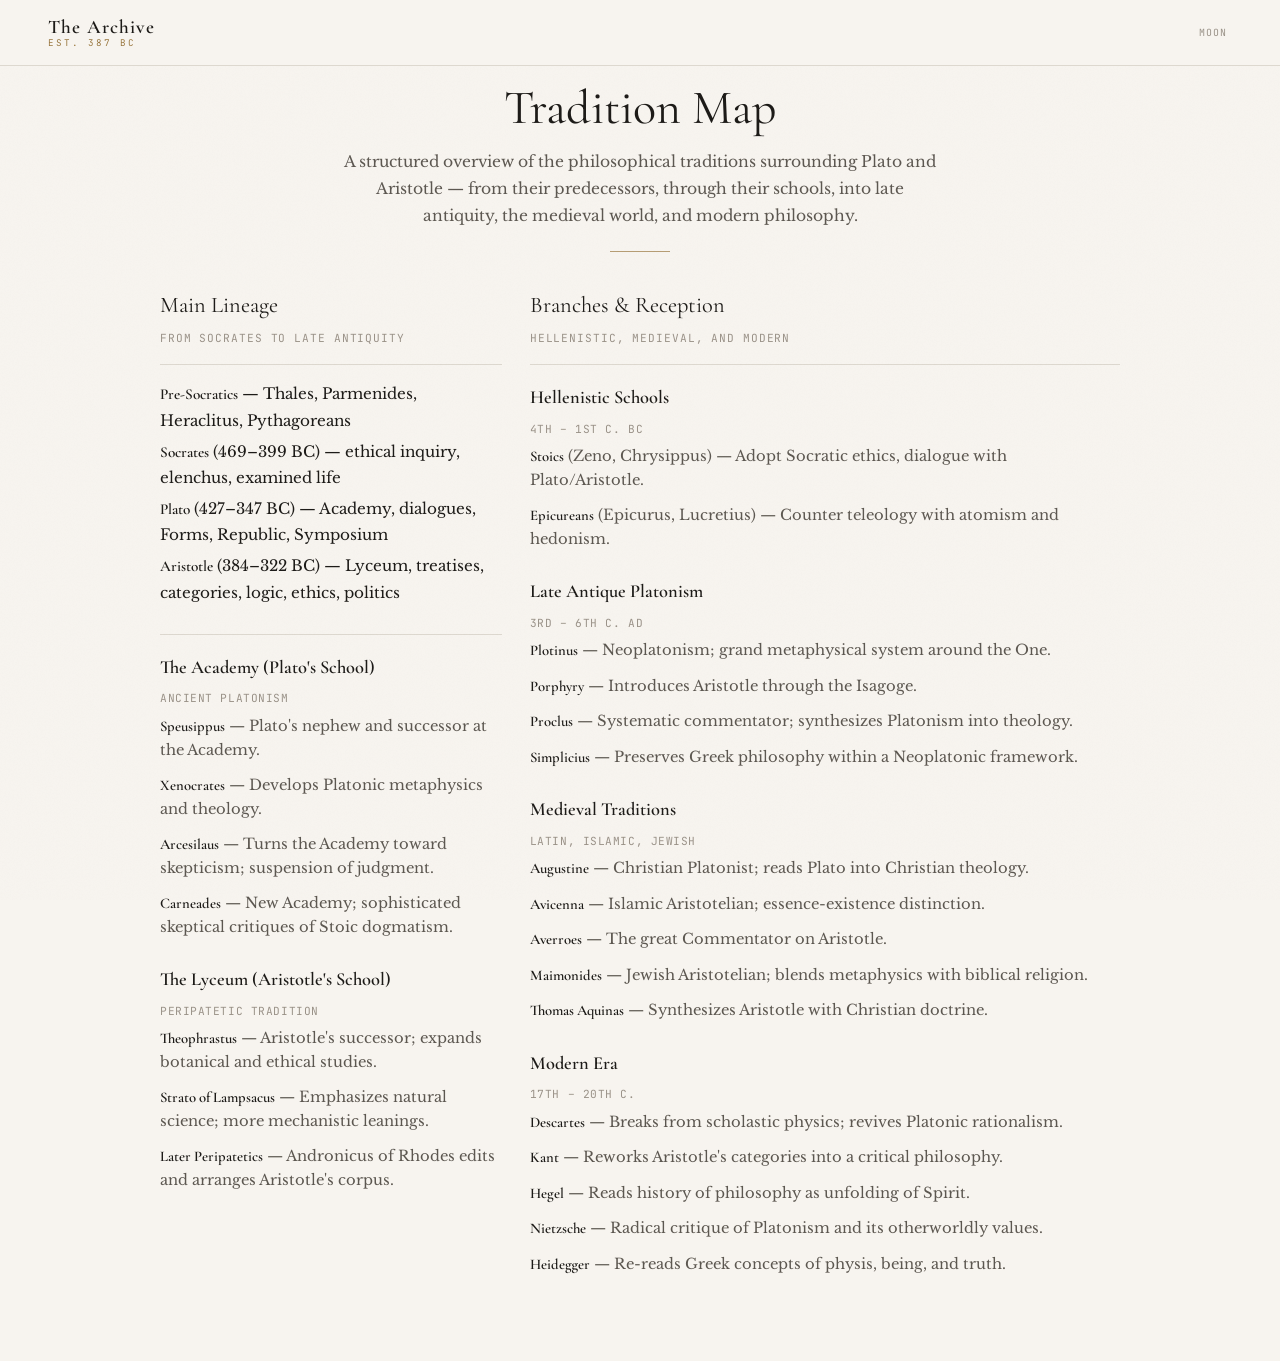
<file: tradition-old-backup.html>
<!DOCTYPE html>
<html lang="en" data-theme="light">
<head>
    <meta charset="UTF-8">
    <meta name="viewport" content="width=device-width, initial-scale=1.0">
    <title>Tradition Map — The Academy &amp; The Lyceum</title>
    <meta name="description" content="A structured overview of the philosophical tradition surrounding Plato and Aristotle.">
    <link rel="preconnect" href="https://fonts.googleapis.com">
    <link rel="preconnect" href="https://fonts.gstatic.com" crossorigin>
    <link href="https://fonts.googleapis.com/css2?family=Cormorant+Garamond:ital,wght@0,300;0,400;0,500;0,600;0,700;1,400;1,500&family=Libre+Baskerville:ital,wght@0,400;0,700;1,400&family=JetBrains+Mono:wght@300;400;500&display=swap" rel="stylesheet">
    <!-- Reuse main site typography and palette -->
    <link rel="stylesheet" href="css/style.css">
    <style>
        .tradition-page { padding: 80px var(--pad) 60px; }
        .tradition-container { width: 100%; max-width: 960px; margin: 0 auto; }
        .tradition-header { text-align: center; margin-bottom: 40px; }
        .tradition-title { font-family: var(--font-heading); font-size: clamp(2.1rem, 4vw, 3rem); font-weight: 400; margin-bottom: 10px; }
        .tradition-subtitle { font-family: var(--font-body); font-size: 0.97rem; color: var(--text-secondary); max-width: 55ch; margin: 0 auto; }
        .tradition-rule { width: 60px; height: 1px; background: var(--gold); margin: 22px auto 0; opacity: 0.7; }
        .tradition-grid { display: grid; grid-template-columns: 1.1fr 1.9fr; gap: 28px; margin-top: 40px; }
        .tradition-section-title { font-family: var(--font-heading); font-size: 1.4rem; margin-bottom: 10px; }
        .tradition-section-sub { font-family: var(--font-mono); font-size: 0.7rem; letter-spacing: 0.08em; text-transform: uppercase; color: var(--text-muted); margin-bottom: 16px; }
        .tradition-list { border-top: 1px solid var(--border); padding-top: 16px; }
        .tradition-block { margin-bottom: 24px; }
        .tradition-era { font-family: var(--font-heading); font-size: 1.15rem; font-weight: 600; margin-bottom: 6px; }
        .tradition-era-note { font-family: var(--font-mono); font-size: 0.7rem; letter-spacing: 0.05em; text-transform: uppercase; color: var(--text-muted); margin-bottom: 6px; }
        .tradition-ul { list-style: none; padding-left: 0; }
        .tradition-ul li { font-size: 0.92rem; color: var(--text-secondary); margin-bottom: 12px; line-height: 1.6; }
        .tradition-ul span { font-family: var(--font-heading); font-weight: 600; color: var(--text); }
        .tradition-note { font-size: 0.85rem; color: var(--text-muted); margin-top: 12px; }
        .tradition-mainline { border-top: 1px solid var(--border); padding-top: 16px; margin-bottom: 28px; }
        .tradition-mainline-item { font-size: 0.95rem; margin-bottom: 4px; }
        .tradition-mainline-item span { font-family: var(--font-heading); font-weight: 600; }
        @media (max-width: 900px) { .tradition-grid { grid-template-columns: 1fr; } }
    </style>
</head>
<body>

    <!-- SAME NAVIGATION AS INDEX.HTML -->
    <header class="navbar" id="navbar" role="banner">
        <div class="nav-container">
            <a href="index.html#hero" class="nav-logo" aria-label="Home">
                <span class="logo-main">The Archive</span>
                <span class="logo-sub">est. 387 bc</span>
            </a>
            <nav class="nav-links" id="navLinks" role="navigation" aria-label="Main navigation">
                <a href="index.html#plato-section" class="nav-link">Plato</a>
                <a href="index.html#aristotle-section" class="nav-link">Aristotle</a>
                <a href="index.html#timeline-section" class="nav-link">Timeline</a>
                <a href="index.html#about-section" class="nav-link">About</a>
                <a href="tradition.html" class="nav-link">Tradition Map</a>
            </nav>
            <div class="nav-actions">
                <button class="nav-btn theme-toggle" id="themeToggle" aria-label="Toggle theme">
                    <span class="theme-icon-dark">Moon</span>
                    <span class="theme-icon-light">Sun</span>
                </button>
                <button class="hamburger" id="hamburger" aria-label="Menu" aria-expanded="false">
                    <span class="hamburger-line"></span>
                    <span class="hamburger-line"></span>
                    <span class="hamburger-line"></span>
                </button>
            </div>
        </div>
    </header>

    <!-- MOBILE NAV OVERLAY -->
    <div class="mobile-nav-overlay" id="mobileNavOverlay" aria-hidden="true">
        <nav class="mobile-nav-content" role="navigation" aria-label="Mobile navigation">
            <a href="index.html#hero" class="mobile-nav-link">
                <span class="mobile-nav-number">00</span>
                <span class="mobile-nav-label">Home</span>
            </a>
            <a href="index.html#plato-section" class="mobile-nav-link">
                <span class="mobile-nav-number">01</span>
                <span class="mobile-nav-label">Plato</span>
            </a>
            <a href="index.html#aristotle-section" class="mobile-nav-link">
                <span class="mobile-nav-number">02</span>
                <span class="mobile-nav-label">Aristotle</span>
            </a>
            <a href="index.html#timeline-section" class="mobile-nav-link">
                <span class="mobile-nav-number">03</span>
                <span class="mobile-nav-label">Timeline</span>
            </a>
            <a href="index.html#about-section" class="mobile-nav-link">
                <span class="mobile-nav-number">04</span>
                <span class="mobile-nav-label">About</span>
            </a>
            <a href="tradition.html" class="mobile-nav-link">
                <span class="mobile-nav-number">05</span>
                <span class="mobile-nav-label">Tradition Map</span>
            </a>
        </nav>
    </div>

    <!-- MAIN CONTENT -->
    <main class="tradition-page">
        <div class="tradition-container">
            <header class="tradition-header">
                <h1 class="tradition-title">Tradition Map</h1>
                <p class="tradition-subtitle">
                    A structured overview of the philosophical traditions surrounding
                    Plato and Aristotle &mdash; from their predecessors, through their schools,
                    into late antiquity, the medieval world, and modern philosophy.
                </p>
                <div class="tradition-rule"></div>
            </header>

            <section class="tradition-grid">
                <!-- Left: Main Line -->
                <div>
                    <h2 class="tradition-section-title">Main Lineage</h2>
                    <p class="tradition-section-sub">From Socrates to late antiquity</p>
                    <div class="tradition-mainline">
                        <div class="tradition-mainline-item"><span>Pre-Socratics</span> &mdash; Thales, Parmenides, Heraclitus, Pythagoreans</div>
                        <div class="tradition-mainline-item"><span>Socrates</span> (469&ndash;399 BC) &mdash; ethical inquiry, elenchus, examined life</div>
                        <div class="tradition-mainline-item"><span>Plato</span> (427&ndash;347 BC) &mdash; Academy, dialogues, Forms, Republic, Symposium</div>
                        <div class="tradition-mainline-item"><span>Aristotle</span> (384&ndash;322 BC) &mdash; Lyceum, treatises, categories, logic, ethics, politics</div>
                    </div>
                    <div class="tradition-list">
                        <div class="tradition-block">
                            <div class="tradition-era">The Academy (Plato's School)</div>
                            <div class="tradition-era-note">Ancient Platonism</div>
                            <ul class="tradition-ul">
                                <li><span>Speusippus</span> &mdash; Plato's nephew and successor at the Academy.</li>
                                <li><span>Xenocrates</span> &mdash; Develops Platonic metaphysics and theology.</li>
                                <li><span>Arcesilaus</span> &mdash; Turns the Academy toward skepticism; suspension of judgment.</li>
                                <li><span>Carneades</span> &mdash; New Academy; sophisticated skeptical critiques of Stoic dogmatism.</li>
                            </ul>
                        </div>
                        <div class="tradition-block">
                            <div class="tradition-era">The Lyceum (Aristotle's School)</div>
                            <div class="tradition-era-note">Peripatetic tradition</div>
                            <ul class="tradition-ul">
                                <li><span>Theophrastus</span> &mdash; Aristotle's successor; expands botanical and ethical studies.</li>
                                <li><span>Strato of Lampsacus</span> &mdash; Emphasizes natural science; more mechanistic leanings.</li>
                                <li><span>Later Peripatetics</span> &mdash; Andronicus of Rhodes edits and arranges Aristotle's corpus.</li>
                            </ul>
                        </div>
                    </div>
                </div>

                <!-- Right: Branches -->
                <div>
                    <h2 class="tradition-section-title">Branches &amp; Reception</h2>
                    <p class="tradition-section-sub">Hellenistic, Medieval, and Modern</p>
                    <div class="tradition-list">
                        <div class="tradition-block">
                            <div class="tradition-era">Hellenistic Schools</div>
                            <div class="tradition-era-note">4th &ndash; 1st c. BC</div>
                            <ul class="tradition-ul">
                                <li><span>Stoics</span> (Zeno, Chrysippus) &mdash; Adopt Socratic ethics, dialogue with Plato/Aristotle.</li>
                                <li><span>Epicureans</span> (Epicurus, Lucretius) &mdash; Counter teleology with atomism and hedonism.</li>
                            </ul>
                        </div>
                        <div class="tradition-block">
                            <div class="tradition-era">Late Antique Platonism</div>
                            <div class="tradition-era-note">3rd &ndash; 6th c. AD</div>
                            <ul class="tradition-ul">
                                <li><span>Plotinus</span> &mdash; Neoplatonism; grand metaphysical system around the One.</li>
                                <li><span>Porphyry</span> &mdash; Introduces Aristotle through the Isagoge.</li>
                                <li><span>Proclus</span> &mdash; Systematic commentator; synthesizes Platonism into theology.</li>
                                <li><span>Simplicius</span> &mdash; Preserves Greek philosophy within a Neoplatonic framework.</li>
                            </ul>
                        </div>
                        <div class="tradition-block">
                            <div class="tradition-era">Medieval Traditions</div>
                            <div class="tradition-era-note">Latin, Islamic, Jewish</div>
                            <ul class="tradition-ul">
                                <li><span>Augustine</span> &mdash; Christian Platonist; reads Plato into Christian theology.</li>
                                <li><span>Avicenna</span> &mdash; Islamic Aristotelian; essence-existence distinction.</li>
                                <li><span>Averroes</span> &mdash; The great Commentator on Aristotle.</li>
                                <li><span>Maimonides</span> &mdash; Jewish Aristotelian; blends metaphysics with biblical religion.</li>
                                <li><span>Thomas Aquinas</span> &mdash; Synthesizes Aristotle with Christian doctrine.</li>
                            </ul>
                        </div>
                        <div class="tradition-block">
                            <div class="tradition-era">Modern Era</div>
                            <div class="tradition-era-note">17th &ndash; 20th c.</div>
                            <ul class="tradition-ul">
                                <li><span>Descartes</span> &mdash; Breaks from scholastic physics; revives Platonic rationalism.</li>
                                <li><span>Kant</span> &mdash; Reworks Aristotle's categories into a critical philosophy.</li>
                                <li><span>Hegel</span> &mdash; Reads history of philosophy as unfolding of Spirit.</li>
                                <li><span>Nietzsche</span> &mdash; Radical critique of Platonism and its otherworldly values.</li>
                                <li><span>Heidegger</span> &mdash; Re-reads Greek concepts of physis, being, and truth.</li>
                            </ul>
                        </div>
                    </div>
                </div>
            </section>
        </div>
    </main>

    <script src="js/script.js"></script>
</body>
</html>
</file>
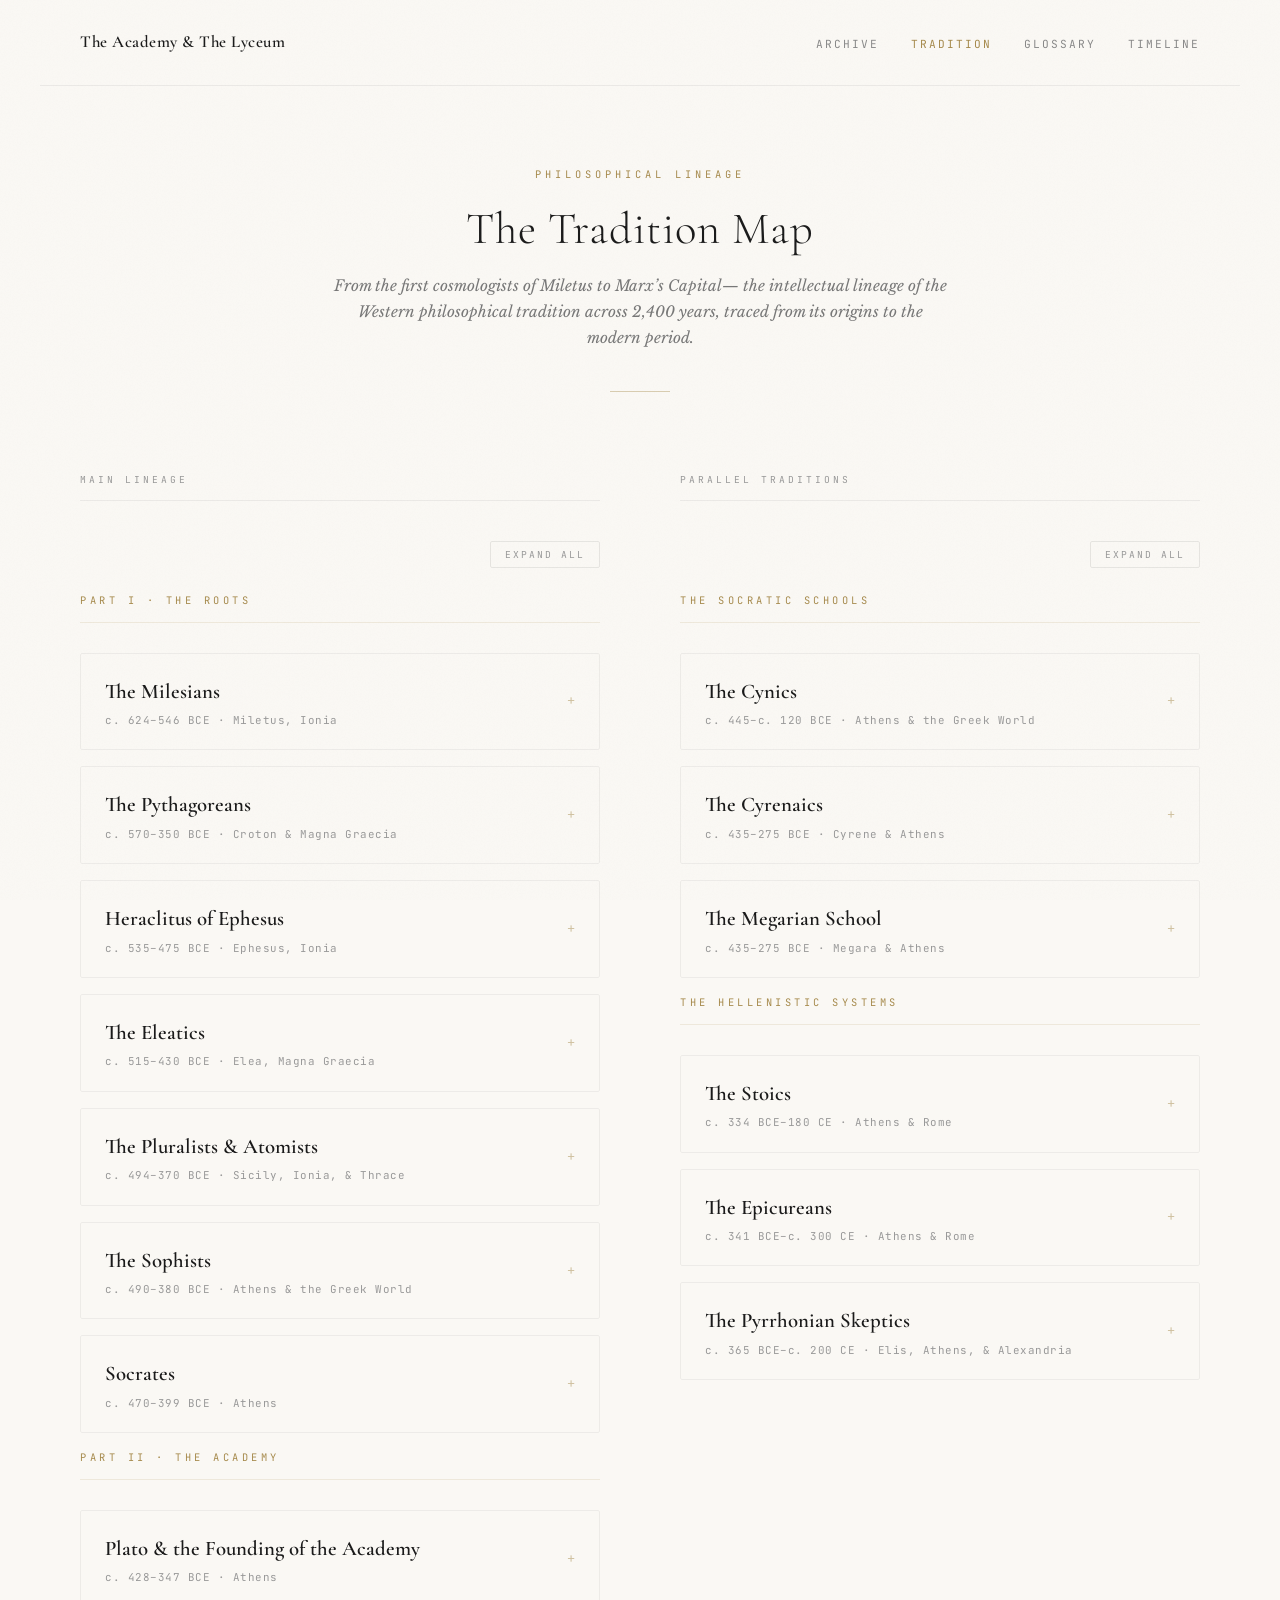
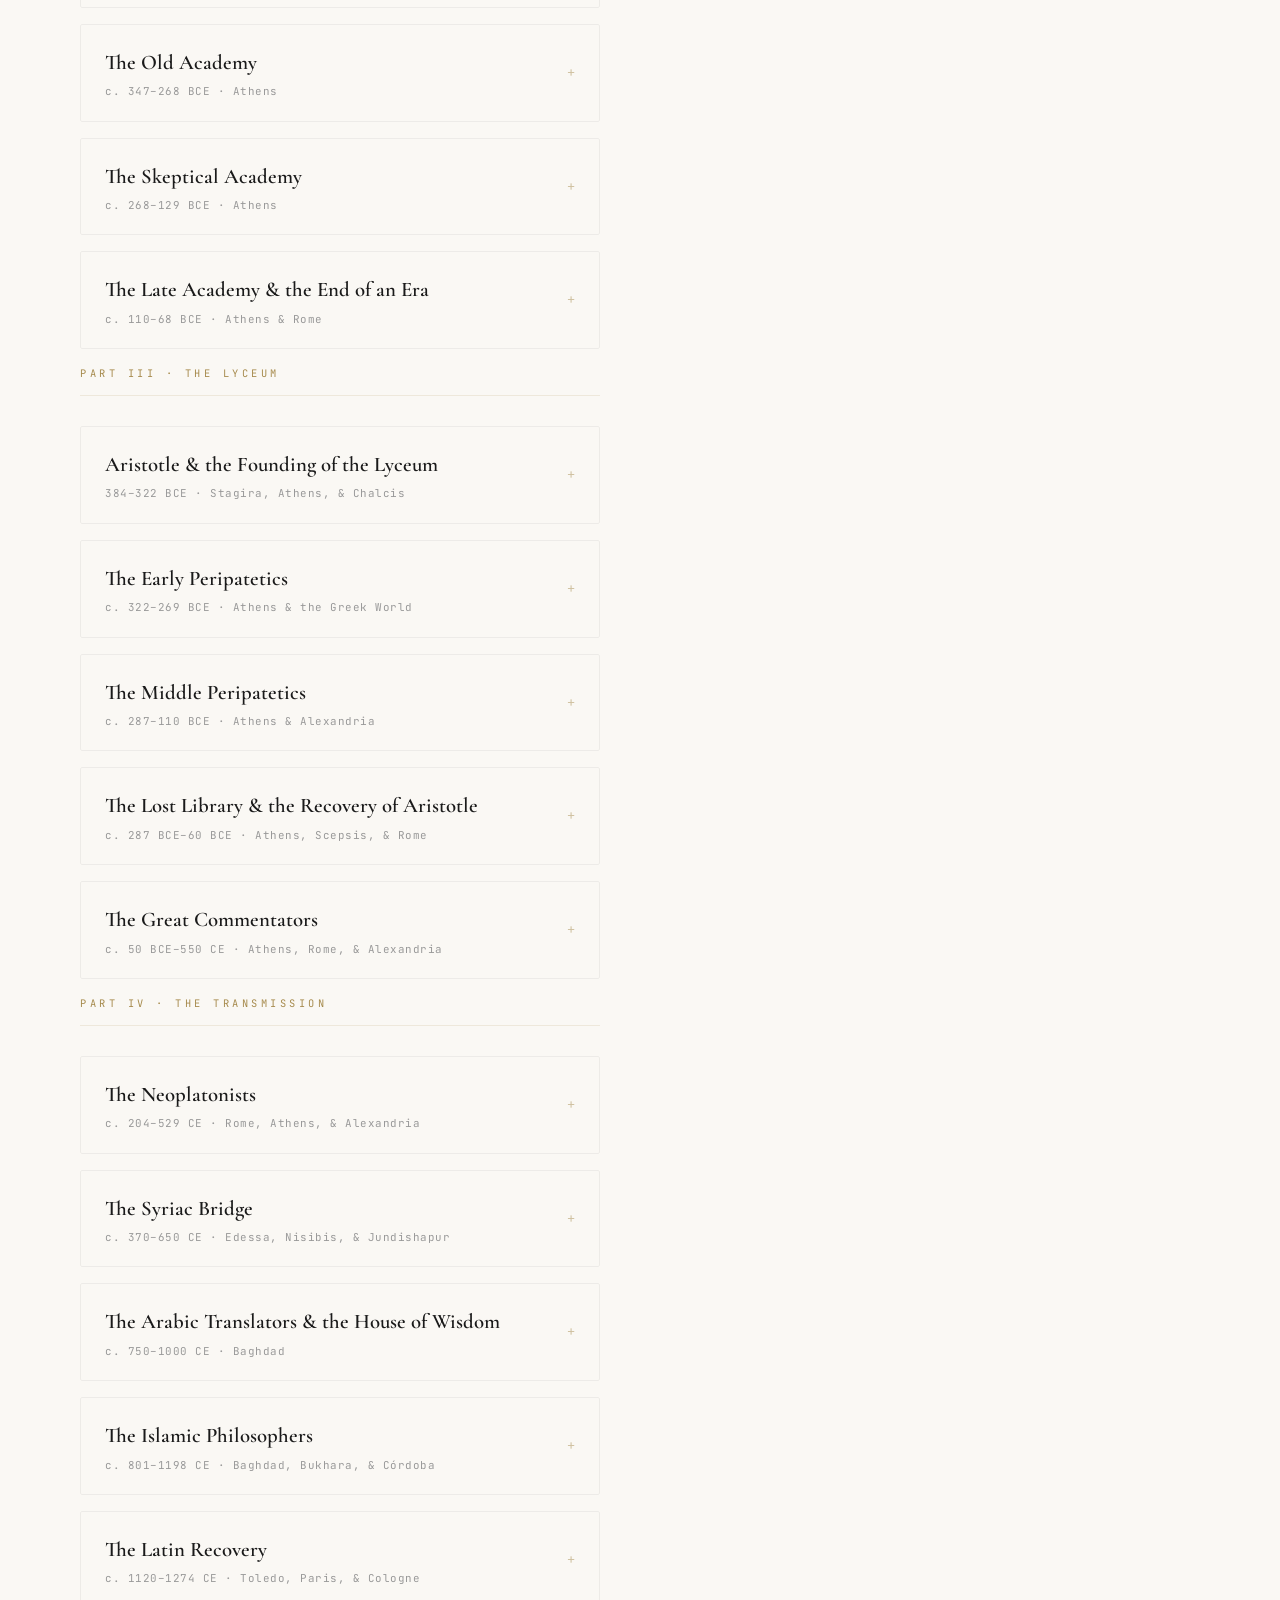
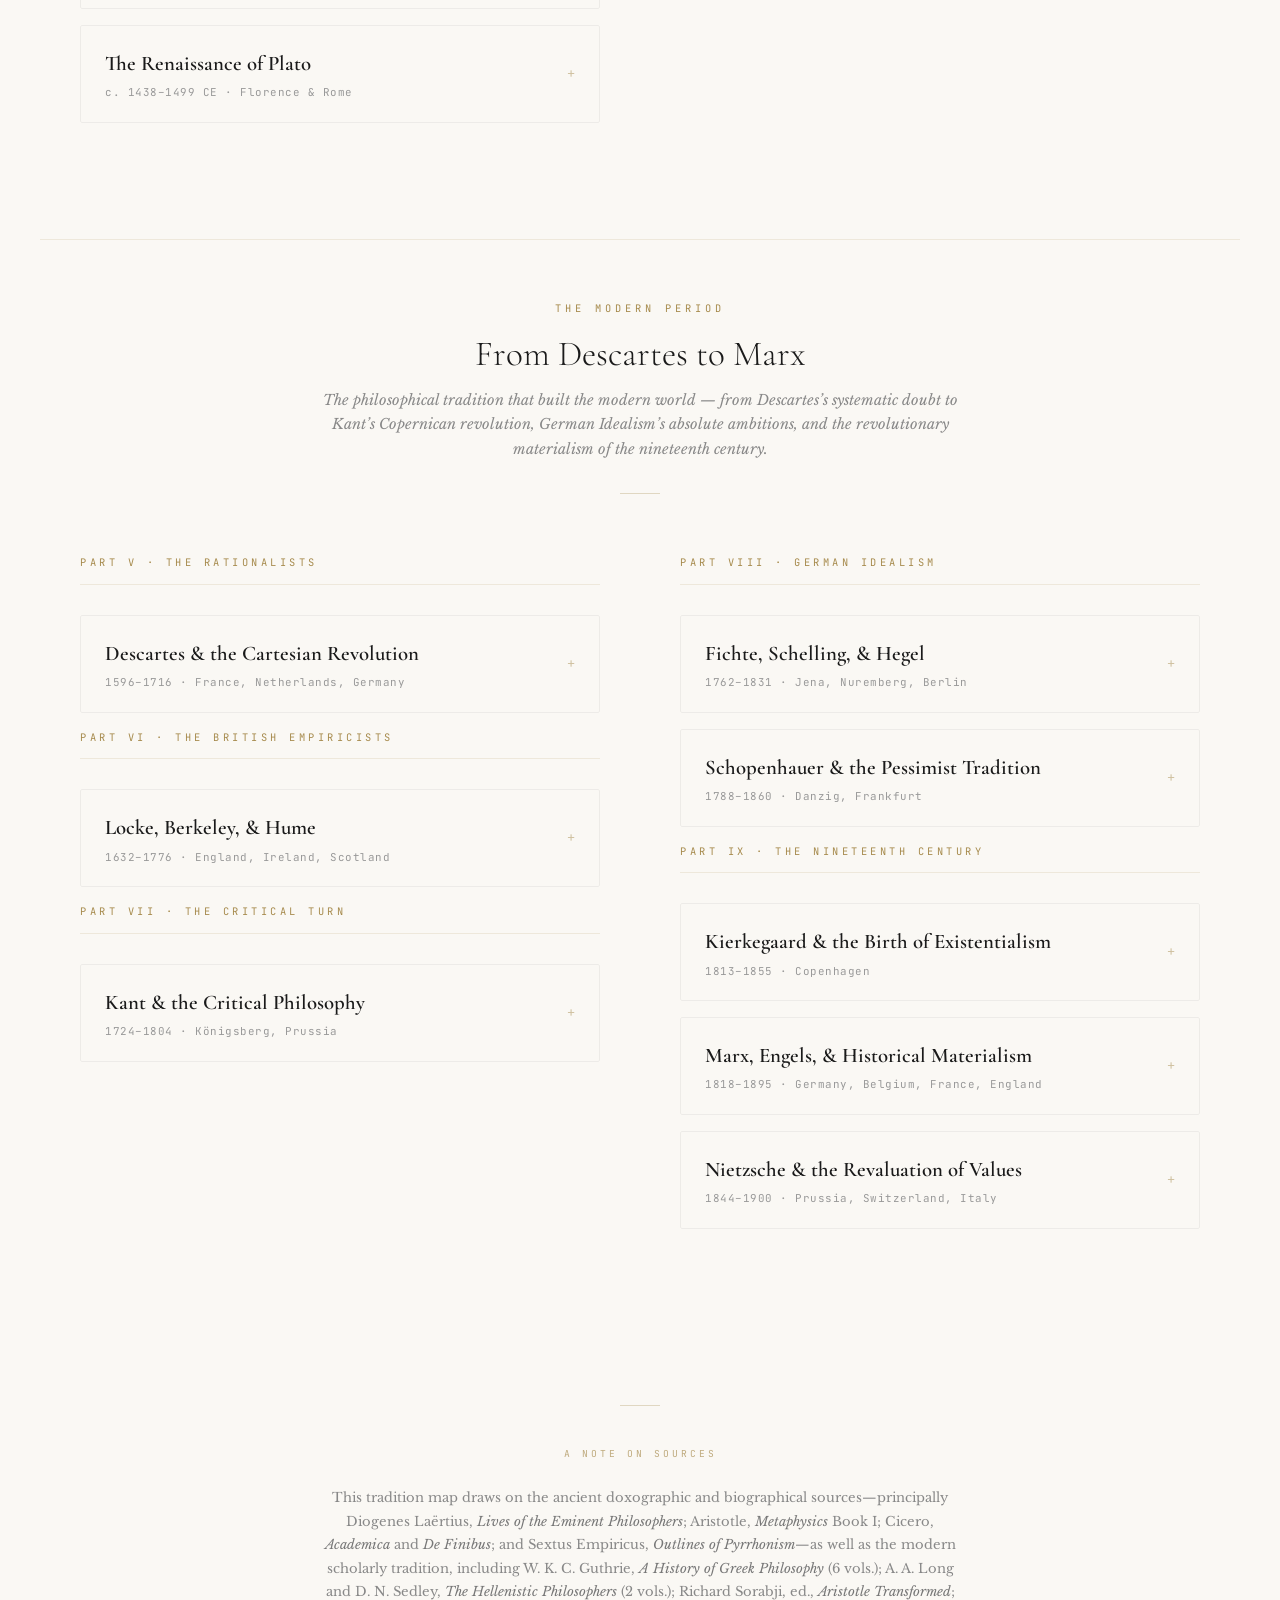
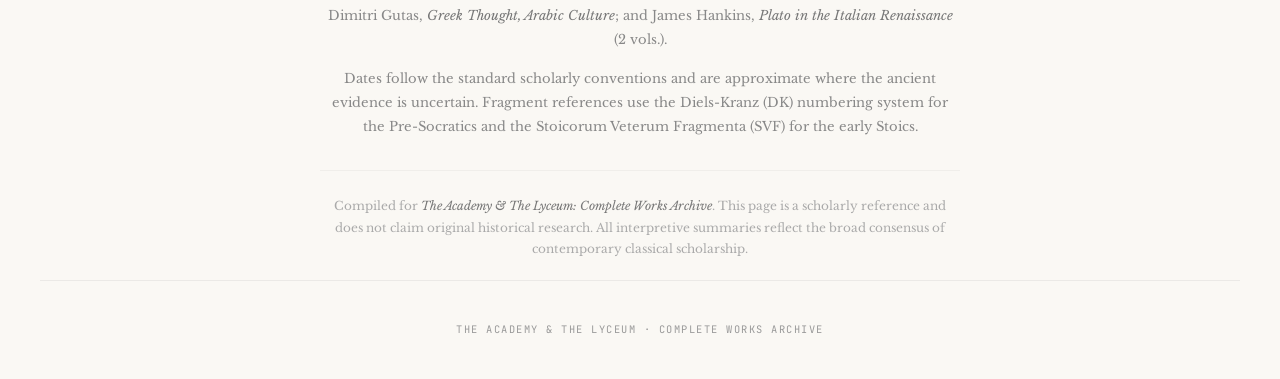
<file: tradition.html>
<!DOCTYPE html>
<html lang="en" data-theme="light">
<head>
    <meta charset="UTF-8">
    <meta name="viewport" content="width=device-width, initial-scale=1.0">
    <meta name="description" content="The philosophical lineage of Plato and Aristotle — from the Pre-Socratics through late antiquity, the Islamic world, medieval Europe, and the Renaissance.">
    <title>The Tradition Map | The Academy &amp; The Lyceum</title>

    <link rel="preconnect" href="https://fonts.googleapis.com">
    <link rel="preconnect" href="https://fonts.gstatic.com" crossorigin>
    <link href="https://fonts.googleapis.com/css2?family=Cormorant+Garamond:ital,wght@0,300;0,400;0,500;0,600;0,700;1,300;1,400;1,500;1,600;1,700&family=JetBrains+Mono:wght@300;400;500&family=Libre+Baskerville:ital,wght@0,400;0,700;1,400&display=swap" rel="stylesheet">

    <link rel="stylesheet" href="css/style.css">

    <style>
        *, *::before, *::after {
            box-sizing: border-box;
        }

        ::selection {
            background-color: rgba(166, 138, 76, 0.15);
            color: #1A1A1A;
        }

        .tradition-body {
            margin: 0;
            padding: 0;
            background-color: #FAF8F4;
            color: #2C2C2C;
            font-family: 'Libre Baskerville', 'Georgia', serif;
            font-size: 15px;
            line-height: 1.7;
            -webkit-font-smoothing: antialiased;
            -moz-osx-font-smoothing: grayscale;
        }

        .tradition-nav {
            display: flex;
            justify-content: space-between;
            align-items: center;
            max-width: 1200px;
            margin: 0 auto;
            padding: 28px 40px;
            border-bottom: 1px solid rgba(0, 0, 0, 0.06);
        }

        .tradition-nav-title {
            font-family: 'Cormorant Garamond', 'Georgia', serif;
            font-size: 1.05rem;
            font-weight: 600;
            color: #1A1A1A;
            letter-spacing: 0.5px;
            text-decoration: none;
        }

        .tradition-nav-title:hover {
            color: #A68A4C;
        }

        .tradition-nav-links {
            display: flex;
            gap: 32px;
            list-style: none;
            margin: 0;
            padding: 0;
        }

        .tradition-nav-links a {
            font-family: 'JetBrains Mono', monospace;
            font-size: 0.7rem;
            text-transform: uppercase;
            letter-spacing: 2px;
            color: #888;
            text-decoration: none;
            transition: color 0.3s ease;
        }

        .tradition-nav-links a:hover {
            color: #A68A4C;
        }

        .tradition-nav-links a.active {
            color: #A68A4C;
        }

        .tradition-header {
            max-width: 1200px;
            margin: 0 auto;
            padding: 80px 40px 60px;
            text-align: center;
        }

        .tradition-header-label {
            font-family: 'JetBrains Mono', monospace;
            font-size: 0.65rem;
            text-transform: uppercase;
            letter-spacing: 4px;
            color: #A68A4C;
            margin-bottom: 20px;
        }

        .tradition-header h1 {
            font-family: 'Cormorant Garamond', 'Georgia', serif;
            font-size: 2.8rem;
            font-weight: 300;
            color: #1A1A1A;
            letter-spacing: 1px;
            margin: 0 0 16px 0;
            line-height: 1.2;
        }

        .tradition-header-sub {
            font-family: 'Libre Baskerville', 'Georgia', serif;
            font-size: 0.95rem;
            font-style: italic;
            color: #777;
            max-width: 620px;
            margin: 0 auto;
            line-height: 1.7;
        }

        .tradition-header-line {
            width: 60px;
            height: 1px;
            background-color: #A68A4C;
            margin: 40px auto 0;
            opacity: 0.4;
        }

        .tradition-grid {
            display: grid;
            grid-template-columns: 1fr 1fr;
            gap: 80px;
            max-width: 1200px;
            margin: 0 auto;
            padding: 20px 40px 100px;
        }

        .tradition-column-label {
            font-family: 'JetBrains Mono', monospace;
            font-size: 0.6rem;
            text-transform: uppercase;
            letter-spacing: 3px;
            color: #999;
            margin-bottom: 40px;
            padding-bottom: 12px;
            border-bottom: 1px solid rgba(0, 0, 0, 0.06);
        }

        .tradition-part-label {
            font-family: 'JetBrains Mono', monospace;
            font-size: 0.65rem;
            text-transform: uppercase;
            letter-spacing: 3.5px;
            color: #A68A4C;
            margin-bottom: 30px;
            padding-bottom: 12px;
            border-bottom: 1px solid rgba(166, 138, 76, 0.15);
        }

        .tradition-toggle-row {
            display: flex;
            justify-content: flex-end;
            margin-bottom: 24px;
        }

        .tradition-toggle-btn {
            background: none;
            border: 1px solid rgba(0, 0, 0, 0.08);
            border-radius: 2px;
            padding: 6px 14px;
            font-family: 'JetBrains Mono', monospace;
            font-size: 0.6rem;
            text-transform: uppercase;
            letter-spacing: 2px;
            color: #999;
            cursor: pointer;
            transition: color 0.3s ease, border-color 0.3s ease;
        }

        .tradition-toggle-btn:hover {
            color: #A68A4C;
            border-color: rgba(166, 138, 76, 0.3);
        }

        details.tradition-block {
            margin-bottom: 16px;
            border: 1px solid rgba(0, 0, 0, 0.05);
            border-radius: 2px;
            transition: border-color 0.3s ease;
        }

        details.tradition-block:hover {
            border-color: rgba(166, 138, 76, 0.25);
        }

        details.tradition-block[open] {
            margin-bottom: 32px;
            border-color: rgba(166, 138, 76, 0.2);
        }

        details.tradition-block summary {
            padding: 20px 24px;
            cursor: pointer;
            list-style: none;
            display: flex;
            flex-wrap: wrap;
            align-items: baseline;
            gap: 0;
            position: relative;
            user-select: none;
        }

        details.tradition-block summary::-webkit-details-marker {
            display: none;
        }

        details.tradition-block summary::after {
            content: '+';
            position: absolute;
            right: 24px;
            top: 50%;
            transform: translateY(-50%);
            font-family: 'JetBrains Mono', monospace;
            font-size: 0.85rem;
            font-weight: 300;
            color: #A68A4C;
            opacity: 0.5;
            transition: transform 0.3s ease, opacity 0.3s ease;
        }

        details.tradition-block[open] summary::after {
            content: '\d7';
            opacity: 0.8;
        }

        details.tradition-block summary .tradition-era {
            font-family: 'Cormorant Garamond', 'Georgia', serif;
            font-size: 1.3rem;
            font-weight: 600;
            color: #1A1A1A;
            width: 100%;
            margin-bottom: 2px;
            padding-right: 40px;
        }

        details.tradition-block summary .tradition-era-note {
            font-family: 'JetBrains Mono', monospace;
            font-size: 0.68rem;
            color: #999;
            letter-spacing: 0.5px;
            width: 100%;
        }

        .tradition-block-content {
            padding: 8px 24px 28px;
            border-top: 1px solid rgba(0, 0, 0, 0.04);
            overflow: hidden;
            animation: slideDown 0.3s ease;
        }

        @keyframes slideDown {
            from {
                opacity: 0;
                max-height: 0;
                padding-top: 0;
                padding-bottom: 0;
            }
            to {
                opacity: 1;
                max-height: 4000px;
                padding-top: 8px;
                padding-bottom: 28px;
            }
        }

        .tradition-ul {
            list-style: none;
            padding: 0;
            margin: 0;
        }

        .tradition-ul li {
            margin-bottom: 12px;
            line-height: 1.6;
            font-size: 0.9rem;
            color: #3D3D3D;
        }

        .tradition-ul li:last-child {
            margin-bottom: 0;
        }

        .tradition-ul li span {
            font-weight: 700;
            color: #1A1A1A;
        }

        .tradition-ul li em {
            font-style: italic;
            color: #555;
        }

        .tradition-back-top {
            position: fixed;
            bottom: 36px;
            right: 36px;
            width: 40px;
            height: 40px;
            background-color: #FAF8F4;
            border: 1px solid rgba(0, 0, 0, 0.1);
            border-radius: 2px;
            display: flex;
            align-items: center;
            justify-content: center;
            text-decoration: none;
            opacity: 0;
            visibility: hidden;
            transition: opacity 0.4s ease, visibility 0.4s ease,
                        border-color 0.3s ease;
            z-index: 100;
        }

        .tradition-back-top.visible {
            opacity: 1;
            visibility: visible;
        }

        .tradition-back-top:hover {
            border-color: rgba(166, 138, 76, 0.4);
        }

        .tradition-back-top-arrow {
            font-family: 'JetBrains Mono', monospace;
            font-size: 0.85rem;
            color: #A68A4C;
            line-height: 1;
        }

        .tradition-colophon {
            max-width: 720px;
            margin: 0 auto;
            padding: 80px 40px 20px;
            text-align: center;
        }

        .tradition-colophon-rule {
            width: 40px;
            height: 1px;
            background-color: #A68A4C;
            margin: 0 auto 40px;
            opacity: 0.3;
        }

        .tradition-colophon-label {
            font-family: 'JetBrains Mono', monospace;
            font-size: 0.6rem;
            text-transform: uppercase;
            letter-spacing: 3px;
            color: #A68A4C;
            margin-bottom: 24px;
            opacity: 0.7;
        }

        .tradition-colophon p {
            font-family: 'Libre Baskerville', 'Georgia', serif;
            font-size: 0.82rem;
            color: #888;
            line-height: 1.8;
            margin: 0 0 16px 0;
        }

        .tradition-colophon p:last-child {
            margin-bottom: 0;
        }

        .tradition-colophon em {
            font-style: italic;
            color: #777;
        }

        .tradition-colophon-sources {
            margin-top: 32px;
            padding-top: 24px;
            border-top: 1px solid rgba(0, 0, 0, 0.04);
        }

        .tradition-colophon-sources p {
            font-size: 0.75rem;
            color: #AAA;
        }

        .tradition-footer {
            max-width: 1200px;
            margin: 0 auto;
            padding: 40px;
            border-top: 1px solid rgba(0, 0, 0, 0.06);
            text-align: center;
        }

        .tradition-footer p {
            font-family: 'JetBrains Mono', monospace;
            font-size: 0.65rem;
            color: #999;
            letter-spacing: 1.5px;
            text-transform: uppercase;
            margin: 0;
        }


        /* ---- MODERN TRADITION SECTION ---- */
        .tradition-modern-section {
            max-width: 1200px;
            margin: 0 auto;
            padding: 60px 40px 80px;
            border-top: 1px solid rgba(166,138,76,0.15);
        }
        .tradition-modern-header {
            text-align: center;
            margin-bottom: 60px;
        }
        .tradition-modern-label {
            font-family: 'JetBrains Mono', monospace;
            font-size: 0.65rem;
            text-transform: uppercase;
            letter-spacing: 4px;
            color: #A68A4C;
            margin-bottom: 16px;
        }
        .tradition-modern-title {
            font-family: 'Cormorant Garamond', 'Georgia', serif;
            font-size: 2.2rem;
            font-weight: 300;
            color: #1A1A1A;
            margin: 0 0 12px 0;
        }
        .tradition-modern-sub {
            font-family: 'Libre Baskerville', 'Georgia', serif;
            font-size: 0.9rem;
            font-style: italic;
            color: #888;
            max-width: 680px;
            margin: 0 auto;
            line-height: 1.7;
        }
        .tradition-modern-rule {
            width: 40px; height: 1px;
            background: #A68A4C;
            margin: 32px auto 0;
            opacity: 0.3;
        }
        .tradition-modern-grid {
            display: grid;
            grid-template-columns: 1fr 1fr;
            gap: 40px 80px;
        }
        @media (max-width: 900px) {
            .tradition-modern-grid { grid-template-columns: 1fr; gap: 40px; }
            .tradition-modern-section { padding: 40px 24px 60px; }
        }

        @media (max-width: 768px) {
            .tradition-nav {
                flex-direction: column;
                gap: 16px;
                padding: 20px 24px;
            }
            .tradition-header {
                padding: 50px 24px 40px;
            }
            .tradition-header h1 {
                font-size: 2rem;
            }
            .tradition-grid {
                grid-template-columns: 1fr;
                gap: 60px;
                padding: 20px 24px 60px;
            }
        }
    </style>
</head>
<body class="tradition-body">

    <nav class="tradition-nav">
        <a href="index.html" class="tradition-nav-title">The Academy &amp; The Lyceum</a>
        <ul class="tradition-nav-links">
            <li><a href="index.html">Archive</a></li>
            <li><a href="tradition.html" class="active">Tradition</a></li>
            <li><a href="glossary.html">Glossary</a></li>
            <li><a href="timeline.html">Timeline</a></li>
        </ul>
    </nav>

    <header class="tradition-header">
        <div class="tradition-header-label">Philosophical Lineage</div>
        <h1>The Tradition Map</h1>
        <p class="tradition-header-sub">
            From the first cosmologists of Miletus to Marx&rsquo;s Capital&mdash;
            the intellectual lineage of the Western philosophical tradition
            across 2,400 years, traced from its origins to the modern period.
        </p>
        <div class="tradition-header-line"></div>
    </header>

    <main class="tradition-grid">

        <!-- ========== LEFT COLUMN ========== -->
        <div class="tradition-column tradition-column-left">
            <div class="tradition-column-label">Main Lineage</div>

            <div class="tradition-toggle-row">
                <button class="tradition-toggle-btn" onclick="toggleAll(this)">Expand All</button>
            </div>

            <div class="tradition-part-label">Part I &middot; The Roots</div>

            <!-- MILESIANS -->
            <details class="tradition-block">
                <summary>
                    <div class="tradition-era">The Milesians</div>
                    <div class="tradition-era-note">c. 624&ndash;546 BCE &middot; Miletus, Ionia</div>
                </summary>
                <div class="tradition-block-content">
                    <ul class="tradition-ul">
                        <li><span>Thales of Miletus</span> &mdash; Regarded by Aristotle as the founder of natural philosophy (<em>Metaphysics</em> 983b). Proposed that water (<em>hydor</em>) is the fundamental substance, the <em>arche</em>, underlying all things. Credited with predicting the solar eclipse of 585 BCE and with the earliest attempts to explain natural phenomena without recourse to mythological narrative. His significance lies less in the specific claim about water than in the revolutionary gesture of seeking a single, rational principle behind the apparent diversity of nature. Ancient tradition also ascribes to him the earliest geometrical proofs, the measurement of the Egyptian pyramids by shadow-reckoning, and practical engineering feats including the diversion of the river Halys for King Croesus of Lydia. Whether or not all such attributions are historical, they reflect the ancient understanding of Thales as a figure who united theoretical insight with practical mastery&mdash;a prototype of the philosopher as both contemplative and man of affairs.</li>
                        <li><span>Anaximander</span> &mdash; Student and intellectual successor of Thales. Made the decisive conceptual advance of proposing an abstract principle as the <em>arche</em>: the <em>apeiron</em> (the boundless, the indefinite)&mdash;not a perceivable substance like water or air, but something prior to all determinate qualities. Authored what may be the first written work of Western philosophy. Advanced an early theory of cosmic justice in which things come into being and pass away &ldquo;according to necessity, for they pay penalty and retribution to each other for their injustice according to the assessment of time&rdquo; (DK 12 B1). He also produced the first known map of the inhabited world and proposed a remarkable proto-evolutionary account of human origins: humans originally developed inside fish-like creatures in the sea, since human infants are too helpless to survive on their own. His thinking represents the first sustained attempt to construct a rational cosmology&mdash;an account of the origin, structure, and governing principles of the universe as a whole.</li>
                        <li><span>Anaximenes</span> &mdash; Proposed air (<em>aer</em>) as the <em>arche</em>, but his true contribution was methodological: he introduced the mechanism of condensation and rarefaction to explain how a single substance generates qualitative diversity. Air, when rarefied, becomes fire; when condensed, it becomes wind, then cloud, then water, then earth, then stone. This represented an early attempt at reductive physical explanation&mdash;a move toward mechanism that would echo through subsequent natural philosophy. His model provided what the theories of Thales and Anaximander lacked: a specific, observable physical process by which one substance transforms into another. In this sense, Anaximenes completed the Milesian project by showing not merely <em>what</em> the fundamental substance is, but <em>how</em> it produces the world we perceive.</li>
                    </ul>
                </div>
            </details>

            <!-- PYTHAGOREANS -->
            <details class="tradition-block">
                <summary>
                    <div class="tradition-era">The Pythagoreans</div>
                    <div class="tradition-era-note">c. 570&ndash;350 BCE &middot; Croton &amp; Magna Graecia</div>
                </summary>
                <div class="tradition-block-content">
                    <ul class="tradition-ul">
                        <li><span>Pythagoras of Samos</span> &mdash; Founded a philosophical and religious brotherhood at Croton in southern Italy. Held that number (<em>arithmos</em>) is the principle of all things and that reality is fundamentally mathematical in structure&mdash;a conviction born from the discovery of the numerical ratios underlying musical harmony: the octave (2:1), the fifth (3:2), and the fourth (4:3). These ratios demonstrated that qualitative beauty (musical consonance) rests on quantitative structure (numerical proportion)&mdash;a revelation whose philosophical implications cannot be overstated. Taught the transmigration of souls (<em>metempsychosis</em>) and the ethical purification of the soul through intellectual contemplation, ritual observance, and communal discipline. The brotherhood observed strict rules of conduct, dietary restrictions (most famously the prohibition on beans, the reason for which was much debated in antiquity), and a hierarchy of initiates. Wrote nothing himself; his doctrines were preserved through oral tradition and the work of later followers, giving rise to the enduring difficulty of separating the historical Pythagoras from the mythology that accreted around him. His influence on Plato was immense, particularly on the theory of Forms, the mathematical cosmology of the <em>Timaeus</em>, and the conception of philosophy as a way of life oriented toward the eternal and divine.</li>
                        <li><span>Philolaus of Croton</span> &mdash; The first Pythagorean to commit the school&rsquo;s doctrines to writing, thereby making them available to a wider philosophical audience for the first time. Argued that all things in nature are composed of two fundamental categories: <em>perainonta</em> (limiters) and <em>apeira</em> (unlimiteds), bound together by <em>harmonia</em> (fitting-together). His cosmology was audaciously non-geocentric, placing a Central Fire&mdash;not the earth, not the sun&mdash;at the center of the universe, with the earth, sun, moon, five planets, and a counter-earth (<em>antichthon</em>) all revolving around it. Plato likely acquired Pythagorean texts through Philolaus&rsquo;s circle during his travels to Sicily and southern Italy, and the cosmological scheme of the <em>Timaeus</em>&mdash;in which a divine craftsman constructs the world-soul according to mathematical harmonies&mdash;is deeply indebted to the Pythagorean tradition Philolaus transmitted.</li>
                        <li><span>Archytas of Tarentum</span> &mdash; A Pythagorean philosopher, mathematician, and statesman who served as elected general (<em>strategos</em>) of Tarentum seven times. He was a personal friend of Plato and is thought to have been instrumental in arranging Plato&rsquo;s second and third voyages to Syracuse. His mathematical work included the first known solution to the problem of doubling the cube, achieved through an elegant three-dimensional construction involving the intersection of a cylinder, a cone, and a torus. He also contributed to the theory of musical harmonics, distinguishing three types of mathematical mean (arithmetic, geometric, and harmonic) that became foundational in both music theory and mathematics. He represents the Pythagorean ideal of the philosopher who unites theoretical insight with practical governance&mdash;an ideal that deeply informed Plato&rsquo;s vision of the philosopher-ruler in the <em>Republic</em>.</li>
                    </ul>
                </div>
            </details>

            <!-- HERACLITUS -->
            <details class="tradition-block">
                <summary>
                    <div class="tradition-era">Heraclitus of Ephesus</div>
                    <div class="tradition-era-note">c. 535&ndash;475 BCE &middot; Ephesus, Ionia</div>
                </summary>
                <div class="tradition-block-content">
                    <ul class="tradition-ul">
                        <li><span>Heraclitus</span> &mdash; Known in antiquity as &ldquo;the Obscure&rdquo; (<em>ho Skoteinos</em>) for his deliberately oracular and aphoristic prose. Born into the hereditary priestly aristocracy of Ephesus, he reportedly renounced his hereditary privileges in favor of his brother and withdrew into a life of philosophical solitude. Taught that all things are in ceaseless flux (<em>panta rhei</em>), governed by an underlying rational structure he called the <em>Logos</em>&mdash;a principle of measure, proportion, and intelligible order immanent in the world itself. Fire serves as both the primary element and the master symbol of perpetual transformation: &ldquo;This world-order, the same for all, no god or man made, but it always was and is and shall be: an ever-living fire, kindling in measures and going out in measures&rdquo; (DK 22 B30). Central to his thought is the unity of opposites: &ldquo;The road up and the road down are one and the same&rdquo; (DK 22 B60). Day and night, summer and winter, war and peace, hunger and satiety are not genuinely opposed but are aspects of a single, dynamic, self-regulating process. The apparent stability of the world is not stasis but equilibrium&mdash;like the tension of a drawn bow or the back-turning harmony of a lyre. He deposited his book in the temple of Artemis at Ephesus, reportedly making it deliberately difficult as a filter against the unworthy. His vision of the sensible world as perpetual becoming profoundly shaped Plato&mdash;Aristotle reports that the young Plato studied under the Heraclitean Cratylus before encountering Socrates&mdash;and the doctrine that the physical world is never fully real, that it is always becoming and never simply is, finds its metaphysical completion in Plato&rsquo;s distinction between the intelligible Forms and the sensible world of the <em>Timaeus</em>. His <em>Logos</em> doctrine became foundational for the Stoics three centuries later, who identified it with the rational, providential fire that pervades and governs the cosmos.</li>
                    </ul>
                </div>
            </details>

            <!-- ELEATICS -->
            <details class="tradition-block">
                <summary>
                    <div class="tradition-era">The Eleatics</div>
                    <div class="tradition-era-note">c. 515&ndash;430 BCE &middot; Elea, Magna Graecia</div>
                </summary>
                <div class="tradition-block-content">
                    <ul class="tradition-ul">
                        <li><span>Parmenides of Elea</span> &mdash; Composed a philosophical poem in Homeric hexameter, structured as a divine revelation in which a goddess guides the philosopher along two paths: the Way of Truth (<em>aletheia</em>) and the Way of Opinion (<em>doxa</em>). Along the first path, rigorous deductive argument establishes that Being (<em>to eon</em>) is one, eternal, unchanging, complete, and indivisible&mdash;that generation, destruction, and plurality are logically impossible, for &ldquo;what is not&rdquo; can be neither thought nor spoken. The argument is breathtaking in its severity: if you attempt to think of nothing, you are already thinking of something (namely &ldquo;nothing&rdquo;); therefore non-being is inconceivable, and since change requires something to come from non-being (what was not) into being (what is), change itself is impossible. This radical monism posed the most formidable challenge in all of Pre-Socratic philosophy: if Parmenides is right, the entire world of change and multiplicity is an illusion. Every subsequent Greek philosopher was compelled to answer him. Empedocles, Anaxagoras, and Democritus all framed their pluralist theories as explicit responses to the Eleatic challenge. Plato devoted an entire dialogue, the <em>Parmenides</em>, to wrestling with his arguments, and the theory of Forms can itself be read as an attempt to secure a domain of Parmenidean permanence (the eternal, unchanging Forms) alongside the Heraclitean flux of the sensible world. Aristotle&rsquo;s distinction between potentiality and actuality can likewise be understood as an attempt to make change logically intelligible in the face of Parmenides&rsquo; prohibition.</li>
                        <li><span>Zeno of Elea</span> &mdash; Student and defender of Parmenides. Devised a celebrated series of paradoxes&mdash;Achilles and the Tortoise, the Dichotomy, the Arrow, the Stadium&mdash;designed not to prove Parmenides&rsquo; thesis directly, but to demonstrate that the rival hypotheses of plurality and motion lead to equally devastating logical absurdities. In the Dichotomy: before you can traverse any distance, you must traverse half of it; before you can traverse that half, you must traverse half of that; and so on to infinity. Since an infinite number of tasks cannot be completed in finite time, motion is impossible. In Achilles and the Tortoise: the swift Achilles can never overtake the slow tortoise, because each time he reaches the point where the tortoise was, the tortoise has moved slightly ahead, generating a new gap, ad infinitum. Aristotle called Zeno the inventor of dialectic (<em>dialogike</em>). His paradoxes anticipated fundamental problems in the philosophy of infinity, continuity, and the foundations of mathematics that were not rigorously addressed until the work of Cauchy, Weierstrass, and Dedekind in the nineteenth century, and they remain topics of active philosophical discussion in the philosophy of physics and the philosophy of mathematics today.</li>
                    </ul>
                </div>
            </details>

            <!-- PLURALISTS & ATOMISTS -->
            <details class="tradition-block">
                <summary>
                    <div class="tradition-era">The Pluralists &amp; Atomists</div>
                    <div class="tradition-era-note">c. 494&ndash;370 BCE &middot; Sicily, Ionia, &amp; Thrace</div>
                </summary>
                <div class="tradition-block-content">
                    <ul class="tradition-ul">
                        <li><span>Empedocles of Acragas</span> &mdash; Sought to reconcile Parmenidean permanence with the manifest reality of change by positing four eternal, indestructible roots (<em>rhizomata</em>)&mdash;earth, water, air, and fire&mdash;combined and separated by two cosmic forces: Love (<em>Philia</em>), which unites, and Strife (<em>Neikos</em>), which divides. Nothing truly comes into being or perishes; there is only the mixing and unmixing of what already and always exists. The cosmic cycle alternates between a state of perfect unity under Love (the Sphere, <em>Sphairos</em>) and a state of complete separation under Strife, with our world existing at an intermediate stage. He also advanced a theory of natural selection avant la lettre: in the early stages of the cosmic cycle, random combinations of limbs and organs produced monstrous creatures; only those combinations capable of surviving and reproducing persisted. His four-element framework dominated Western natural philosophy for over two thousand years, passing through Aristotle and into the medieval period virtually unchallenged. He composed his philosophy in epic hexameter verse of considerable literary power, and ancient tradition surrounded him with legends of miracle-working&mdash;controlling winds, reviving the dead&mdash;culminating in the story that he leaped into the crater of Mount Etna to prove his divinity, leaving behind only a single bronze sandal.</li>
                        <li><span>Anaxagoras of Clazomenae</span> &mdash; Held that all things contain a portion of everything (&ldquo;in everything there is a share of everything&rdquo;), and that the cosmos was set into motion and ordered by <em>Nous</em> (Mind)&mdash;a principle of pure, unmixed intelligence, &ldquo;the finest and purest of all things,&rdquo; separate from the material mixture it governs. <em>Nous</em> initiated the cosmic rotation that separated the originally undifferentiated mixture into the differentiated world we perceive, but having set the process in motion, it did not intervene further to direct particular outcomes. Socrates, as reported in the <em>Phaedo</em> (97b&ndash;99d), was initially inspired by this doctrine but ultimately disappointed that Anaxagoras failed to employ <em>Nous</em> as a genuinely teleological explanation&mdash;that is, to show <em>why</em> the arrangement of things is for the best, not merely <em>how</em> the physical process works. This disappointment shaped Plato&rsquo;s own turn toward the Good as a first principle of intelligibility. Anaxagoras was the first philosopher to take up residence in Athens, where he became closely associated with Pericles. He was prosecuted for impiety for teaching that the sun is a white-hot stone larger than the Peloponnese rather than a god&mdash;the first recorded conflict between scientific inquiry and religious orthodoxy in Western history.</li>
                        <li><span>Democritus of Abdera</span> &mdash; Together with his teacher Leucippus, developed the theory of atomism: the universe consists of an infinite number of indivisible, indestructible, qualitatively identical particles (<em>atoma</em>, &ldquo;the uncuttables&rdquo;) moving through an infinite void (<em>kenon</em>). The atoms differ only in shape, arrangement, and position; all macroscopic qualities&mdash;color, taste, warmth&mdash;are mere convention (<em>nomoi</em>); atoms and void alone exist in truth (<em>physei</em>). The cosmos we inhabit is one of infinitely many, formed by the chance collisions and entanglements of atoms swirling through infinite space. A thoroughgoing materialism and mechanism that Aristotle engaged with extensively and opposed at nearly every turn, particularly in the <em>Physics</em>, <em>On Generation and Corruption</em>, and the <em>Metaphysics</em>. Yet Democritus was far more than a physicist: he wrote on ethics (advocating a cheerful tranquility, <em>euthymia</em>, as the goal of life), epistemology (developing a sophisticated account of the relationship between sensory appearance and atomic reality), mathematics, music, and literary criticism. He was reportedly the most prolific author of antiquity; almost nothing survives intact, one of the great losses of ancient literature.</li>
                    </ul>
                </div>
            </details>

            <!-- SOPHISTS -->
            <details class="tradition-block">
                <summary>
                    <div class="tradition-era">The Sophists</div>
                    <div class="tradition-era-note">c. 490&ndash;380 BCE &middot; Athens &amp; the Greek World</div>
                </summary>
                <div class="tradition-block-content">
                    <ul class="tradition-ul">
                        <li><span>Protagoras of Abdera</span> &mdash; The most prominent of the Sophists&mdash;itinerant professional teachers of rhetoric, argumentation, and civic excellence (<em>arete</em>) who flourished in the democratic culture of fifth-century Athens. Advanced the famous &ldquo;measure doctrine&rdquo;: &ldquo;Of all things the measure is man, of the things that are that they are, and of the things that are not that they are not&rdquo; (DK 80 B1)&mdash;a form of relativism about truth and perception that Plato treated as a central philosophical target in the <em>Theaetetus</em>. He also taught the method of <em>antilogiai</em> (opposing arguments): on every question, two contradictory arguments of equal force can be constructed&mdash;a technique fundamental to rhetorical training and to the development of dialectical reasoning. He reportedly charged enormous fees for his instruction and was welcomed by the political elite of Athens, including Pericles, who commissioned him to draft the legal code for the colony of Thurii. The Platonic dialogue <em>Protagoras</em> presents a more sympathetic portrait than might be expected, staging a sustained and genuinely searching debate on whether virtue can be taught in which Protagoras defends a position of considerable sophistication.</li>
                        <li><span>Gorgias of Leontini</span> &mdash; Master rhetorician who elevated persuasive speech (<em>logos</em>) to an almost metaphysical power, calling it &ldquo;a great lord&rdquo; that with the smallest and most invisible body accomplishes the most divine works: it can &ldquo;stop fear and remove grief and instill joy and increase pity.&rdquo; His treatise <em>On Non-Being</em> (or <em>On Nature</em>) advanced three deliberately provocative theses: nothing exists; if something exists, it cannot be known; if it can be known, it cannot be communicated to another. Whether this constituted sincere nihilism, a parody of Eleatic reasoning, or a virtuosic demonstration of rhetoric&rsquo;s power to argue any position remains a matter of scholarly debate. He arrived in Athens as an ambassador from Leontini in 427 BCE and dazzled the Athenians with his ornate rhetorical style, reportedly introducing antithesis, balanced clauses, and rhyming prose endings (<em>homoioteleuton</em>) to Greek literary prose. Plato&rsquo;s <em>Gorgias</em> uses him as the point of departure for a searching examination of rhetoric, power, justice, and the good life. He reportedly lived to the age of 108.</li>
                        <li><span>Prodicus of Ceos</span> &mdash; Known for his rigorous distinctions between near-synonyms&mdash;a practice that anticipated the analytic philosophy of language and that Socrates playfully praised, calling himself a student of Prodicus on multiple occasions in the dialogues. His careful differentiation between terms like &ldquo;wish&rdquo; and &ldquo;desire,&rdquo; &ldquo;courage&rdquo; and &ldquo;boldness,&rdquo; &ldquo;pleasure&rdquo; and &ldquo;enjoyment&rdquo; contributed to the development of precise philosophical vocabulary. Also credited with the &ldquo;Choice of Heracles,&rdquo; an influential moral allegory in which the young hero stands at a crossroads and must choose between the broad, easy path of Vice (who offers pleasure, wealth, and ease) and the steep, arduous path of Virtue (who offers lasting honor through toil). The allegory was widely cited in antiquity and became a foundational text of moral pedagogy, later adapted by Cicero, Xenophon, and the Church Fathers. Prodicus also advanced a naturalistic theory of the origins of religion, arguing that early humans divinized the natural forces and agricultural products on which their survival depended&mdash;bread became Demeter, wine became Dionysus&mdash;a hypothesis of considerable anthropological sophistication.</li>
                        <li><span>Thrasymachus of Chalcedon</span> &mdash; Appears in Book I of Plato&rsquo;s <em>Republic</em>, delivering the blunt and provocative thesis that justice (<em>dikaiosyne</em>) is &ldquo;nothing other than the advantage of the stronger&rdquo;&mdash;a position of political realism and moral skepticism so forceful that Plato devotes the remaining nine books of the dialogue to its systematic refutation. Thrasymachus argues that in every regime, the ruling class defines &ldquo;justice&rdquo; as whatever serves its own interests; the unjust person who can get away with it is better off than the just person who cannot; and the height of injustice is tyranny, which enslaves others and calls itself blessed. His challenge strikes at the foundations of conventional morality and demands a philosophical justification for justice that does not merely appeal to social convention or divine authority. Whether Thrasymachus himself held these views as sincere convictions or advanced them as a rhetorical exercise remains debated, but the philosophical problem he poses is genuine and enduring.</li>
                        <li><span>Hippias of Elis</span> &mdash; The most flamboyantly polymathic of the Sophists. He boasted of his expertise in astronomy, geometry, arithmetic, grammar, poetry, music, history, politics, and handicrafts&mdash;he reportedly appeared at the Olympic Games wearing clothing and accessories he had made entirely himself, from his ring to his shoes. He developed mnemonic techniques for retaining vast amounts of information and is credited with the discovery of the curve known as the quadratrix, which provided a means of trisecting angles and squaring the circle. Plato portrays him in two dialogues, the <em>Hippias Major</em> and <em>Hippias Minor</em>, as genial, confident, and intellectually shallow&mdash;a foil to Socratic depth. His doctrine of <em>physis</em> (nature) versus <em>nomos</em> (convention) was influential: he argued that natural law binds all human beings together and that conventional distinctions of citizenship and social rank are artificial impositions.</li>
                        <li><span>Antiphon the Sophist</span> &mdash; Author of treatises <em>On Truth</em> and <em>On Concord</em>, fragments of which survive on papyrus. He advanced one of the most radical doctrines of the Sophistic movement: the laws of nature and the laws of the city are fundamentally opposed. The laws of the city are matters of agreement and convention, and obedience to them is advantageous only when one is being observed; the laws of nature, by contrast, are binding regardless of observation. He argued that the distinctions between Greeks and barbarians, free and slave, noble and common are not natural but conventional&mdash;a position of remarkable egalitarianism for the fifth century BCE that anticipates the Stoic and Cynic doctrine of universal human kinship.</li>
                    </ul>
                </div>
            </details>

            <!-- SOCRATES -->
            <details class="tradition-block">
                <summary>
                    <div class="tradition-era">Socrates</div>
                    <div class="tradition-era-note">c. 470&ndash;399 BCE &middot; Athens</div>
                </summary>
                <div class="tradition-block-content">
                    <ul class="tradition-ul">
                        <li><span>Socrates, son of Sophroniscus</span> &mdash; Wrote nothing. Known exclusively through the testimony of others&mdash;principally Plato, Xenophon, Aristophanes, and later Aristotle&mdash;giving rise to the enduring &ldquo;Socratic problem&rdquo; of disentangling the historical figure from his literary representations. His father was a stonemason (or sculptor), his mother Phaenarete a midwife&mdash;a profession Socrates invoked as a metaphor for his own philosophical method, which he described as intellectual midwifery (<em>maieutike</em>): he helped others give birth to ideas they already carried within them, without himself producing any. He served with distinction as a hoplite in the campaigns at Potidaea, Delium, and Amphipolis, displaying remarkable physical endurance and courage under fire. He held public office once, serving as president of the Assembly on the day of the trial of the generals after the battle of Arginusae in 406 BCE, where he alone refused to put an illegal collective motion to the vote, risking his own safety to uphold the law.</li>
                        <li>He shifted the center of philosophical inquiry from cosmological speculation to the examination of human life, virtue, and the soul (<em>psyche</em>). Developed the elenctic method (<em>elenchus</em>): a rigorous form of cross-examination in which an interlocutor&rsquo;s confident claims about justice, courage, piety, or knowledge are tested for internal consistency and, invariably, found wanting. The aim was not to humiliate but to induce a productive state of <em>aporia</em>&mdash;genuine perplexity&mdash;that clears the ground for authentic understanding. He professed a characteristic &ldquo;learned ignorance,&rdquo; claiming to know only that he did not know, and insisting that &ldquo;the unexamined life is not worth living for a human being&rdquo; (<em>Apology</em> 38a). He identified virtue with knowledge (no one does wrong willingly; all wrongdoing is a form of ignorance) and maintained that the care of the soul is the highest human obligation, taking priority over wealth, reputation, and political power.</li>
                        <li>Convicted by an Athenian jury of five hundred and one citizens on charges of impiety (<em>asebeia</em>) and corrupting the youth in 399 BCE; chose to drink the hemlock rather than flee or compromise his philosophical vocation. In his trial defense, as Plato presents it in the <em>Apology</em>, he described himself as a gadfly placed on the great horse of Athens by the god, stinging the city into wakefulness; he compared his mission to a divine command that he could not abandon without betraying the god who appointed him. His trial and death, immortalized in Plato&rsquo;s <em>Apology</em>, <em>Crito</em>, and <em>Phaedo</em>, became the founding narrative of Western philosophy&mdash;the moment at which the philosophical life was shown to be worth more than life itself. Every subsequent school&mdash;the Academy, the Lyceum, the Cynics, the Cyrenaics, the Stoics, the Skeptics&mdash;claimed him as an intellectual ancestor, each drawing different lessons from his example.</li>
                    </ul>
                </div>
            </details>

            <!-- PART II -->
            <div class="tradition-part-label">Part II &middot; The Academy</div>

            <details class="tradition-block">
                <summary>
                    <div class="tradition-era">Plato &amp; the Founding of the Academy</div>
                    <div class="tradition-era-note">c. 428&ndash;347 BCE &middot; Athens</div>
                </summary>
                <div class="tradition-block-content">
                    <ul class="tradition-ul">
                        <li><span>Plato, son of Ariston</span> &mdash; Born into one of the most distinguished aristocratic families in Athens. His mother, Perictione, traced her lineage to Solon; his stepfather, Pyrilampes, was an associate of Pericles. The young Plato reportedly studied under the Heraclitean Cratylus before encountering Socrates around the age of twenty&mdash;a meeting that, by his own account, redirected the entire course of his life. He was present at Socrates&rsquo; trial in 399 BCE but absent, due to illness, at the execution described in the <em>Phaedo</em>. After the death of his teacher, he traveled extensively: to Megara, where he studied with the Socratic Euclides; reportedly to Cyrene, where he encountered the mathematician Theodorus; and to southern Italy and Sicily, where he formed lasting connections with the Pythagorean circle of Archytas of Tarentum and with Dion of Syracuse. Ancient tradition holds that his first Sicilian visit ended disastrously, with Plato sold into slavery on Aegina and ransomed by Anniceris the Cyrenaic.</li>
                        <li>Upon returning to Athens around 387 BCE, Plato founded the Academy in a grove and gymnasium sacred to the hero Academus, located roughly a mile northwest of the Dipylon Gate. It was the first permanent institution of higher learning in the Western world. The Academy was not a university in the modern sense but a community of inquiry: members engaged in sustained dialectical investigation, mathematical research (a famous though perhaps apocryphal inscription above the entrance read &ldquo;Let no one ignorant of geometry enter&rdquo;), and the philosophical training of future legislators and statesmen. Aristotle entered the Academy at the age of seventeen and remained for twenty years, until Plato&rsquo;s death. Other notable members included Eudoxus of Cnidus, Speusippus, Xenocrates, Heraclides of Pontus, and the mathematician Theaetetus.</li>
                        <li>Plato made two further voyages to Syracuse&mdash;in 367 and again in 361&mdash;at the invitation of Dion, in the ultimately futile attempt to educate the young tyrant Dionysius II and realize the philosophical ideal of the <em>Republic</em>: that political power and philosophical wisdom might converge in a single ruler. Both visits ended in failure and personal danger. The experience may have tempered the idealism of the <em>Republic</em> with the more pragmatic political philosophy of the <em>Laws</em>, his last and longest work, left unfinished at his death.</li>
                        <li>His philosophical achievement is without parallel in scope and literary power. Across some thirty-six dialogues and thirteen letters (the authenticity of several remains debated), he developed the theory of Forms (<em>eide</em>)&mdash;the thesis that the sensible world of change and particularity participates in, and is made intelligible by, a transcendent realm of eternal, immutable, purely intelligible realities: the Beautiful itself, the Just itself, the Good itself. He advanced the doctrine of recollection (<em>anamnesis</em>), arguing that learning is the soul&rsquo;s recovery of knowledge it possessed before incarnation. He articulated the tripartite division of the soul&mdash;rational, spirited, and appetitive&mdash;and mapped it onto both the structure of the just city and the hierarchy of human virtues. He transformed the Socratic <em>elenchus</em> into the method of collection and division (<em>synagoge</em> and <em>diairesis</em>), and he employed myth, allegory, dramatic irony, and deliberate self-critique (the <em>Parmenides</em>) as instruments of philosophical investigation without equal in the Western tradition. Alfred North Whitehead&rsquo;s remark that all of Western philosophy is &ldquo;a series of footnotes to Plato&rdquo; is an exaggeration, but a pardonable one. He died in Athens around 348/347 BCE. The Academy endured for centuries after him.</li>
                    </ul>
                </div>
            </details>

            <details class="tradition-block">
                <summary>
                    <div class="tradition-era">The Old Academy</div>
                    <div class="tradition-era-note">c. 347&ndash;268 BCE &middot; Athens</div>
                </summary>
                <div class="tradition-block-content">
                    <ul class="tradition-ul">
                        <li><span>Speusippus</span> &mdash; Plato&rsquo;s nephew, the son of his sister Potone. Elected to succeed Plato as scholarch in 347 BCE&mdash;a choice that reportedly disappointed Aristotle. He departed significantly from his uncle&rsquo;s metaphysics: rejected the theory of Forms as traditionally understood, denied that the One is identical with the Good, and developed an elaborate ontological system grounded in mathematical principles. He distinguished multiple levels of reality&mdash;numbers, magnitudes, and soul&mdash;each governed by its own first principles. He also undertook extensive work in empirical classification. Led the Academy until his death in 339/338 BCE.</li>
                        <li><span>Xenocrates of Chalcedon</span> &mdash; Succeeded Speusippus in 339 BCE. He was the great systematizer of early Platonic philosophy: he formalized the division of philosophy into physics, ethics, and logic&mdash;a tripartite structure the Stoics adopted as canonical. He identified the Forms with mathematical numbers, defined the soul as a &ldquo;self-moving number,&rdquo; and elaborated an influential demonology. Known in antiquity for his austere moral character: when Alexander the Great sent him fifty talents, Xenocrates returned the gift.</li>
                        <li><span>Eudoxus of Cnidus</span> &mdash; Though not a scholarch, Eudoxus was among the most brilliant Academy members. He developed the theory of proportion preserved in Book V of Euclid&rsquo;s <em>Elements</em>, anticipated integral calculus with his method of exhaustion, and constructed the first mathematically rigorous astronomical model in Western history&mdash;a system of concentric rotating spheres. His presence exemplifies Plato&rsquo;s conviction that mathematical training is the essential preparation for philosophical dialectic.</li>
                        <li><span>Polemon of Athens</span> &mdash; Succeeded Xenocrates around 314 BCE. Ancient sources describe a dramatic conversion: as a dissolute youth, he stumbled into one of Xenocrates&rsquo; lectures on temperance and devoted his remaining life to philosophy. He shifted the Academy toward practical ethics, teaching that the goal of life is &ldquo;living according to nature&rdquo; (<em>kata physin zen</em>)&mdash;a formulation adopted and transformed by Zeno of Citium, who attended Polemon&rsquo;s lectures and went on to found Stoicism.</li>
                        <li><span>Crantor of Soli</span> &mdash; Composed the earliest known commentary on Plato&rsquo;s <em>Timaeus</em>, inaugurating a tradition of Platonic exegesis that continued for over a thousand years. His consolation treatise <em>On Grief</em> became the foundational model for the literary genre of <em>consolatio</em>, directly influencing Cicero, Seneca, Plutarch, and Boethius.</li>
                    </ul>
                </div>
            </details>

            <details class="tradition-block">
                <summary>
                    <div class="tradition-era">The Skeptical Academy</div>
                    <div class="tradition-era-note">c. 268&ndash;129 BCE &middot; Athens</div>
                </summary>
                <div class="tradition-block-content">
                    <ul class="tradition-ul">
                        <li><span>Arcesilaus of Pitane</span> &mdash; Became scholarch around 268 BCE and inaugurated the most radical reorientation in the Academy&rsquo;s history. He argued that Plato&rsquo;s own aporetic practice&mdash;the dialogues that end in perplexity rather than positive doctrine&mdash;implied the systematic suspension of judgment (<em>epoche</em>) on all matters. He claimed to be recovering the authentic spirit of Socrates against the dogmatic systems the Old Academy and the Stoics had constructed. His primary target was the Stoic &ldquo;cataleptic impression&rdquo; (<em>phantasia kataleptike</em>)&mdash;the claim that certain sense-impressions carry an intrinsic guarantee of truth. Arcesilaus countered that for every supposedly cataleptic impression, a qualitatively indistinguishable false impression could be produced. Like Socrates, he wrote nothing; his arguments are known through Cicero, Sextus Empiricus, and Numenius.</li>
                        <li><span>Carneades of Cyrene</span> &mdash; Scholarch from roughly 167 to 137 BCE and the most formidable dialectician of the ancient world. His most celebrated performance occurred during the Athenian philosophical embassy to Rome in 155 BCE: on the first day he delivered a brilliant speech in praise of justice; on the second day he delivered an equally brilliant speech demonstrating that justice is merely conventional. Cato the Elder, scandalized, demanded the philosophers&rsquo; expulsion. Carneades&rsquo; constructive contribution was the doctrine of the <em>pithanon</em> (the persuasive, the probable): in the absence of certain knowledge, the wise person acts on impressions that are persuasive, internally consistent, and thoroughly examined&mdash;a graduated probabilism that anticipated modern fallibilist epistemology. Like Socrates and Arcesilaus, he wrote nothing; his student Clitomachus preserved his arguments in over four hundred books.</li>
                    </ul>
                </div>
            </details>

            <details class="tradition-block">
                <summary>
                    <div class="tradition-era">The Late Academy &amp; the End of an Era</div>
                    <div class="tradition-era-note">c. 110&ndash;68 BCE &middot; Athens &amp; Rome</div>
                </summary>
                <div class="tradition-block-content">
                    <ul class="tradition-ul">
                        <li><span>Philo of Larissa</span> &mdash; The last undisputed scholarch of the Academy. He attempted to moderate the radical skepticism of Arcesilaus and Carneades, arguing in his controversial &ldquo;Roman Books&rdquo; that things are apprehensible &ldquo;by their own nature&rdquo; even if not by the Stoic criterion. He further claimed there had never been &ldquo;two Academies&rdquo;&mdash;that the skeptical and dogmatic strands formed a single tradition. In Rome, he taught the young Cicero, whose dialogues&mdash;<em>Academica</em>, <em>De Natura Deorum</em>, <em>De Finibus</em>, <em>Tusculan Disputations</em>&mdash;became the principal vehicle through which Academic philosophy reached the Latin West and, through it, all of subsequent European thought. Philo&rsquo;s departure from Athens in 88 BCE effectively ended the Academy as a continuous institution. The grove of Academus was devastated by Sulla&rsquo;s siege in 86 BCE.</li>
                        <li><span>Antiochus of Ascalon</span> &mdash; Student of Philo who broke dramatically with his teacher and the entire skeptical tradition. He argued that the Skeptical Academy had betrayed Plato&rsquo;s authentic teachings and that the &ldquo;true&rdquo; Old Academic philosophy was in fundamental agreement with Aristotle and the Stoics. He thus inaugurated the syncretic tendency that would characterize much of later ancient philosophy: the effort to harmonize Plato and Aristotle into a single coherent system. His students included Cicero, Marcus Brutus, and Varro. His philosophical syncretism laid the groundwork for Middle Platonism and, through it, for the Neoplatonic synthesis of Plotinus. With Antiochus, the Academy&rsquo;s history as a unified school effectively closes; what follows is the vast, diffuse afterlife of Platonism as an intellectual tradition&mdash;a tradition that proved to be immortal.</li>
                    </ul>
                </div>
            </details>

            <!-- PART III -->
            <div class="tradition-part-label">Part III &middot; The Lyceum</div>

            <details class="tradition-block">
                <summary>
                    <div class="tradition-era">Aristotle &amp; the Founding of the Lyceum</div>
                    <div class="tradition-era-note">384&ndash;322 BCE &middot; Stagira, Athens, &amp; Chalcis</div>
                </summary>
                <div class="tradition-block-content">
                    <ul class="tradition-ul">
                        <li><span>Aristotle, son of Nicomachus</span> &mdash; Born in Stagira, a small Greek colony on the Thracian peninsula of Chalcidice, in 384 BCE. His father served as personal physician to King Amyntas III of Macedon. Orphaned young, he was sent to Athens at seventeen and enrolled in Plato&rsquo;s Academy, where he remained for twenty years. Plato reportedly called him &ldquo;the mind of the school&rdquo; (<em>nous tes diatribes</em>) and &ldquo;the reader&rdquo; (<em>ho anagnostes</em>).</li>
                        <li>When Plato died in 348/347 BCE and the scholarchship passed to Speusippus, Aristotle left Athens. He traveled to Assos in the Troad, where the ruler Hermias had established a philosophical community. After Hermias was executed by the Persians, Aristotle moved to Mytilene on Lesbos, where he and Theophrastus conducted the biological field research preserved in the <em>History of Animals</em>, <em>Parts of Animals</em>, and <em>Generation of Animals</em>&mdash;works Darwin described as the achievement of a mind to which his own was &ldquo;a mere schoolboy&rdquo; in comparison.</li>
                        <li>In 343 BCE, Philip II summoned Aristotle to tutor the thirteen-year-old Alexander. He reportedly prepared an annotated edition of the <em>Iliad</em> for Alexander (the &ldquo;casket copy&rdquo; kept under his pillow alongside a dagger). The relationship between the philosopher who theorized the <em>polis</em> as the natural horizon of human flourishing and the conqueror who rendered the <em>polis</em> obsolete remains one of the great ironies of Western history.</li>
                        <li>He returned to Athens in 335 BCE and founded the Lyceum in a gymnasium dedicated to Apollo Lykeios. Its members were called Peripatetics (<em>peripatetikoi</em>), from the covered walkway (<em>peripatos</em>) where Aristotle taught. The Lyceum organized systematic empirical research: constitutions of 158 city-states, records of dramatic performances, specimens for zoological study. It was the first research institute.</li>
                        <li>His surviving works&mdash;the esoteric treatises, not the polished dialogues (all lost)&mdash;constitute the most comprehensive intellectual achievement of any individual in antiquity. He created or shaped logic (<em>Organon</em>), metaphysics (<em>Metaphysics</em>), natural philosophy (<em>Physics</em>), biology, psychology (<em>De Anima</em>), ethics (<em>Nicomachean Ethics</em>, <em>Eudemian Ethics</em>), political theory (<em>Politics</em>), rhetoric, and poetics. His metaphysics analyzes substance (<em>ousia</em>) through matter (<em>hyle</em>) and form (<em>morphe</em>), potentiality (<em>dynamis</em>) and actuality (<em>energeia</em>), the four causes. At the summit stands the Unmoved Mover&mdash;pure actuality, thought thinking itself (<em>noesis noeseos noesis</em>)&mdash;which moves the cosmos &ldquo;as being loved&rdquo; (<em>Metaphysics</em> 1072b3).</li>
                        <li>Upon Alexander&rsquo;s death in 323 BCE, anti-Macedonian feeling surged. Aristotle withdrew to Chalcis, reportedly saying he would not allow Athens to &ldquo;sin twice against philosophy.&rdquo; He died there in 322 BCE, at sixty-two.</li>
                    </ul>
                </div>
            </details>

            <details class="tradition-block">
                <summary>
                    <div class="tradition-era">The Early Peripatetics</div>
                    <div class="tradition-era-note">c. 322&ndash;269 BCE &middot; Athens &amp; the Greek World</div>
                </summary>
                <div class="tradition-block-content">
                    <ul class="tradition-ul">
                        <li><span>Theophrastus of Eresus</span> &mdash; Aristotle&rsquo;s closest collaborator, companion on Lesbos, and chosen successor. Born Tyrtamus; Aristotle renamed him Theophrastus (&ldquo;divinely speaking&rdquo;). Led the school for thirty-six years (c. 322&ndash;287 BCE), during which enrollment reportedly reached two thousand. His botanical works&mdash;<em>Enquiry into Plants</em> and <em>Causes of Plants</em>&mdash;earned him the title &ldquo;father of botany&rdquo; and remained authoritative until the Renaissance. His <em>Characters</em>, thirty brief moral sketches of recognizable human types, founded character writing as a literary genre, influencing La Bruy&egrave;re and the English essayists. In metaphysics, he raised searching difficulties about Aristotle&rsquo;s central doctrines: the scope of teleological explanation, the relationship between celestial and sublunary realms, the connection between the Unmoved Mover and celestial motion. These were signs of a living tradition capable of internal criticism.</li>
                        <li><span>Eudemus of Rhodes</span> &mdash; Composed histories of arithmetic, geometry, and astronomy&mdash;the earliest known works of their kind&mdash;now lost but extensively cited by later authors and invaluable for reconstructing pre-Euclidean mathematics. Considered the &ldquo;most faithful&rdquo; Peripatetic. The <em>Eudemian Ethics</em> may bear his name as dedicatee or editor.</li>
                        <li><span>Aristoxenus of Tarentum</span> &mdash; His <em>Elements of Harmonics</em> is the most important surviving work of ancient music theory. He rejected the Pythagorean reduction of music to numerical ratios, arguing that the ear and musical perception&mdash;not abstract mathematics&mdash;are the proper criteria for harmonic analysis. This empiricist stance aligned with the broader Peripatetic commitment to grounding knowledge in sensory experience. He also wrote influential biographies of Pythagoras, Socrates, and Plato.</li>
                        <li><span>Dicaearchus of Messana</span> &mdash; His <em>Life of Greece</em> traced the development of Greek civilization from primitive golden age through pastoralism and agriculture to urban life&mdash;an early theory of the stages of social development. He denied the separability of the soul, arguing it is a &ldquo;harmony&rdquo; of the body&rsquo;s elements&mdash;a position Plato had examined and rejected in the <em>Phaedo</em>. His geographical writings included measurements of mountain heights and an early estimate of the earth&rsquo;s circumference.</li>
                    </ul>
                </div>
            </details>

            <details class="tradition-block">
                <summary>
                    <div class="tradition-era">The Middle Peripatetics</div>
                    <div class="tradition-era-note">c. 287&ndash;110 BCE &middot; Athens &amp; Alexandria</div>
                </summary>
                <div class="tradition-block-content">
                    <ul class="tradition-ul">
                        <li><span>Strato of Lampsacus</span> &mdash; Known as &ldquo;the Physicist&rdquo; (<em>ho Physikos</em>). Succeeded Theophrastus as third scholarch around 287 BCE. He rejected the Unmoved Mover, holding that natural capacities inherent in matter are sufficient to explain all phenomena&mdash;a thoroughgoing naturalism. He modified the theory of the void, arguing for micro-voids interspersed throughout matter. He demonstrated that falling objects accelerate&mdash;an observation not systematically investigated again until Galileo. He reportedly tutored Ptolemy II Philadelphus in Alexandria before assuming the scholarchship, and his influence on Alexandrian science may have been considerable.</li>
                        <li><span>Lyco of Troas</span> &mdash; Fourth scholarch, led the Lyceum for approximately forty-four years (c. 269&ndash;225 BCE). Ancient sources praise his eloquence and skill with children but note undistinguished philosophical writings. His tenure marks the beginning of the Lyceum&rsquo;s decline, coinciding with the rise of Stoicism and Epicureanism.</li>
                        <li><span>Critolaus of Phaselis</span> &mdash; Participated alongside Carneades (Academic) and Diogenes of Babylon (Stoic) in the philosophical embassy to Rome in 155 BCE&mdash;the event that introduced Greek philosophy to the Roman world. He defended the Aristotelian position that virtue alone is insufficient for happiness; bodily and external goods are also required&mdash;in direct opposition to the Stoic thesis of the sufficiency of virtue.</li>
                    </ul>
                </div>
            </details>

            <details class="tradition-block">
                <summary>
                    <div class="tradition-era">The Lost Library &amp; the Recovery of Aristotle</div>
                    <div class="tradition-era-note">c. 287 BCE&ndash;60 BCE &middot; Athens, Scepsis, &amp; Rome</div>
                </summary>
                <div class="tradition-block-content">
                    <ul class="tradition-ul">
                        <li><span>The Fate of the Library</span> &mdash; One of the most consequential episodes in intellectual history. According to Strabo (<em>Geography</em> 13.1.54), Theophrastus bequeathed the combined libraries to his student Neleus of Scepsis. Neleus carried the manuscripts home to Scepsis in the Troad, where his heirs&mdash;&ldquo;ordinary people&rdquo; with no philosophical interests&mdash;stored them in a cellar to prevent confiscation by the Attalid kings of Pergamon. There they remained for nearly two centuries, deteriorating from damp and insects. The school in Athens, deprived of its founder&rsquo;s manuscripts, was reduced to general philosophizing without its intellectual foundation. This, more than any other factor, explains the Peripatetic decline during the third and second centuries BCE.</li>
                        <li><span>Apellicon of Teos</span> &mdash; A wealthy bibliophile who around 100 BCE purchased the deteriorated manuscripts and brought them to Athens. He attempted restoration, producing copies marred by errors where he filled lacunae with incorrect conjectures. When Sulla conquered Athens in 86 BCE, he seized Apellicon&rsquo;s library as war spoil&mdash;the same campaign that devastated the grove of Plato&rsquo;s Academy.</li>
                        <li><span>Tyrannion &amp; Andronicus of Rhodes</span> &mdash; In Rome, the grammarian Tyrannion organized and copied the manuscripts. Andronicus of Rhodes&mdash;the last known scholarch, active around 60 BCE&mdash;accomplished the decisive editorial achievement: he arranged the corpus in the systematic order still used today. He placed the treatises on first philosophy &ldquo;after the Physics&rdquo; (<em>ta meta ta physika</em>)&mdash;the arrangement from which &ldquo;metaphysics&rdquo; derives. His edition did not merely preserve Aristotle; it effectively created the &ldquo;Aristotle&rdquo; that all subsequent ages have read. The renewed availability of the treatises catalyzed the great revival of Aristotelianism and inaugurated the monumental commentatorial tradition that sustained Aristotelian philosophy for two thousand years.</li>
                    </ul>
                </div>
            </details>

            <details class="tradition-block">
                <summary>
                    <div class="tradition-era">The Great Commentators</div>
                    <div class="tradition-era-note">c. 50 BCE&ndash;550 CE &middot; Athens, Rome, &amp; Alexandria</div>
                </summary>
                <div class="tradition-block-content">
                    <ul class="tradition-ul">
                        <li><span>Alexander of Aphrodisias</span> &mdash; Active around 200 CE, he held an imperial chair of Peripatetic philosophy in Athens endowed by Marcus Aurelius. The most important ancient commentator on Aristotle, known as &ldquo;the Commentator&rdquo; (<em>ho Exegetes</em>) before that title passed to Averroes. His commentaries on the <em>Metaphysics</em>, <em>Topics</em>, <em>Prior Analytics</em>, and <em>Meteorology</em> are monuments of philosophical scholarship. His independent <em>De Anima</em> advanced the controversial thesis that the individual intellect perishes with the body and only the universal &ldquo;agent intellect&rdquo; is eternal&mdash;a reading that generated fierce debate among Islamic, Jewish, and Christian philosophers for over a millennium.</li>
                        <li><span>Themistius</span> &mdash; A fourth-century rhetorician and senator who served as advisor to multiple emperors. His paraphrases of the <em>Posterior Analytics</em>, <em>Physics</em>, <em>De Anima</em>, and <em>Metaphysics</em> 12 were translated into Arabic, Hebrew, and Latin and served for centuries as introductions to Aristotelian thought. He defended a mediating position on the intellect that influenced both Avicenna and Aquinas.</li>
                        <li><span>Simplicius of Cilicia</span> &mdash; A sixth-century Neoplatonist whose commentaries on the <em>Categories</em>, <em>Physics</em>, and <em>De Caelo</em> are of incalculable value because they are the single most important source for Pre-Socratic fragments. He quoted extensively from Parmenides, Zeno, Empedocles, Anaxagoras, and Diogenes of Apollonia&mdash;texts subsequently lost. Without Simplicius, our knowledge of early Greek philosophy would be drastically diminished. He was among the last pagan philosophers; when Justinian closed the schools in 529 CE, Simplicius reportedly traveled to Persia.</li>
                        <li><span>John Philoponus</span> &mdash; Active in sixth-century Alexandria. A Christian Aristotelian who broke decisively with tradition. Against the entire Greek consensus, he argued the world is not eternal but created. He developed a revolutionary critique of Aristotle&rsquo;s projectile motion, proposing an incorporeal motive force (<em>energeia akinetos</em>)&mdash;remarkably anticipatory of the medieval impetus theory and, through it, of inertia. He argued from observation that bodies of different weights fall at nearly the same speed&mdash;an argument strikingly similar to Galileo&rsquo;s a thousand years later. Philoponus represents the moment the Aristotelian tradition began generating the conceptual tools that would eventually supersede it.</li>
                    </ul>
                </div>
            </details>

            <!-- PART IV -->
            <div class="tradition-part-label">Part IV &middot; The Transmission</div>

            <details class="tradition-block">
                <summary>
                    <div class="tradition-era">The Neoplatonists</div>
                    <div class="tradition-era-note">c. 204&ndash;529 CE &middot; Rome, Athens, &amp; Alexandria</div>
                </summary>
                <div class="tradition-block-content">
                    <ul class="tradition-ul">
                        <li><span>Plotinus</span> &mdash; Born in Roman Egypt in 204/5 CE. Studied under Ammonius Saccas in Alexandria for eleven years. Established a philosophical circle in Rome around 244 CE. His <em>Enneads</em> (arranged posthumously by Porphyry into six groups of nine) are the founding documents of Neoplatonism&mdash;the last great original philosophical system of antiquity. He reinterpreted Plato&rsquo;s metaphysics as hierarchical emanation from the One (<em>to Hen</em>)&mdash;absolutely simple, beyond Being and thought. From the One emanates Intellect (<em>Nous</em>), containing the Forms; from Intellect emanates Soul (<em>Psyche</em>). The material cosmos is the lowest overflow of the One&rsquo;s productive power. Philosophy is the soul&rsquo;s return (<em>epistrophe</em>) to its source, culminating in mystical union. His synthesis shaped Augustine, Boethius, the pseudo-Dionysius, Eriugena, Meister Eckhart, and the entire tradition of Christian mystical theology.</li>
                        <li><span>Porphyry of Tyre</span> &mdash; Plotinus&rsquo;s most devoted student, editor, and biographer. His <em>Isagoge</em>&mdash;explaining the five predicables as preliminary to the <em>Categories</em>&mdash;became the most widely read logical text for over a millennium. Every medieval student from Baghdad to Paris began with it. His deferred questions about universals catalyzed one of the longest debates in the history of philosophy, engaging Boethius, Abelard, Aquinas, Scotus, and Ockham. He also composed <em>Against the Christians</em>, the most formidable philosophical critique of Christianity in antiquity, surviving only in fragments.</li>
                        <li><span>Iamblichus of Chalcis</span> &mdash; Transformed Neoplatonism from a primarily philosophical system into a comprehensive theological and ritual framework. He multiplied the metaphysical levels into an elaborate hierarchy and insisted on the indispensable role of theurgic ritual (<em>theurgia</em>) for the soul&rsquo;s ascent, arguing that contemplation alone was insufficient. His reinterpretation profoundly shaped the Athenian school of Proclus and, through it, the pseudo-Dionysian synthesis foundational for both Byzantine and Western medieval theology.</li>
                        <li><span>Proclus Diadochus</span> &mdash; Head of the Athenian Neoplatonic school in the fifth century CE. His <em>Elements of Theology</em>&mdash;211 rigorously demonstrated propositions&mdash;unfolds the complete Neoplatonic metaphysics from the One through every level of reality. His massive commentaries on the <em>Timaeus</em>, <em>Republic</em>, <em>Parmenides</em>, <em>Alcibiades</em>, and <em>Cratylus</em> represent the summit of the ancient commentatorial tradition on Plato. His influence shaped the pseudo-Dionysian writings, the <em>Liber de Causis</em>, and the metaphysical architecture of figures from Eriugena to Hegel. He died in Athens in 485 CE; forty-four years later, Justinian closed the school.</li>
                    </ul>
                </div>
            </details>

            <details class="tradition-block">
                <summary>
                    <div class="tradition-era">The Syriac Bridge</div>
                    <div class="tradition-era-note">c. 370&ndash;650 CE &middot; Edessa, Nisibis, &amp; Jundishapur</div>
                </summary>
                <div class="tradition-block-content">
                    <ul class="tradition-ul">
                        <li><span>The East Syriac Tradition</span> &mdash; The transmission of Greek philosophy to the Islamic world did not occur directly from Greek to Arabic. It passed through a crucial Syriac intermediary. Christian scholars of the Eastern churches, writing in Syriac (a dialect of Aramaic), began translating Greek philosophical and scientific texts as early as the fourth century CE. The theological school at Edessa (modern Urfa in southeastern Turkey) became a center for the study of Aristotle&rsquo;s logical works, essential for Christological and Trinitarian debate. When closed by imperial decree in 489 CE, its scholars migrated to Nisibis and later Jundishapur, carrying manuscripts and traditions with them. Sergius of Resh&rsquo;aina (d. 536) translated the <em>Categories</em>, <em>De Interpretatione</em>, and portions of Galen into Syriac, producing some of the earliest philosophical translations into any Semitic language. By the time of the Arab conquests, a substantial body of Aristotelian logic, Galenic medicine, and Neoplatonic metaphysics already existed in Syriac, ready to be rendered into Arabic.</li>
                    </ul>
                </div>
            </details>

            <details class="tradition-block">
                <summary>
                    <div class="tradition-era">The Arabic Translators &amp; the House of Wisdom</div>
                    <div class="tradition-era-note">c. 750&ndash;1000 CE &middot; Baghdad</div>
                </summary>
                <div class="tradition-block-content">
                    <ul class="tradition-ul">
                        <li><span>The Translation Movement</span> &mdash; Under the Abbasid Caliphate, particularly during the reigns of Harun al-Rashid and al-Ma&rsquo;mun, Baghdad became the site of the most ambitious translation project in human history. The <em>Bayt al-Hikma</em> (House of Wisdom) served as the center of a systematic, state-funded effort to render the entire Greek philosophical, scientific, and medical corpus into Arabic. The translators were predominantly Syriac-speaking Christians. Within approximately two centuries, virtually the entirety of Aristotle, major works of Plato, the medical writings of Galen, the mathematics of Euclid and Archimedes, and substantial Neoplatonic texts were made available in Arabic. Without this effort, much of Greek thought would have been permanently lost.</li>
                        <li><span>Hunayn ibn Ishaq</span> &mdash; The greatest of the Baghdad translators (808&ndash;873 CE), a Nestorian Christian who established the gold standard for translation methodology. Where earlier translators had worked word by word, Hunayn developed a sense-for-sense method: he mastered the complete argument of a passage, then recomposed it in natural, idiomatic Arabic, preserving precision without sacrificing clarity. His circle&mdash;including his son Ishaq ibn Hunayn and nephew Hubaysh&mdash;translated over one hundred works of Galen and produced the standard Arabic versions of Aristotle&rsquo;s <em>Categories</em>, <em>De Interpretatione</em>, <em>Physics</em>, <em>De Anima</em>, and <em>Metaphysics</em>. Their labor ensured that the philosophical inheritance of Athens survived the collapse of its own civilization and reached both the Islamic East and, eventually, the Latin West.</li>
                    </ul>
                </div>
            </details>

            <details class="tradition-block">
                <summary>
                    <div class="tradition-era">The Islamic Philosophers</div>
                    <div class="tradition-era-note">c. 801&ndash;1198 CE &middot; Baghdad, Bukhara, &amp; C&oacute;rdoba</div>
                </summary>
                <div class="tradition-block-content">
                    <ul class="tradition-ul">
                        <li><span>Al-Kindi</span> &mdash; &ldquo;The Philosopher of the Arabs&rdquo; (c. 801&ndash;873 CE). The first to systematically engage with Greek philosophy from within the Arabic-Islamic tradition. He supervised translations of Aristotle and Plotinus (the latter misattributed as the <em>Theology of Aristotle</em>, with profound consequences). He argued philosophy and revelation are complementary paths. His <em>On First Philosophy</em> represents the first attempt to integrate Aristotelian metaphysics with Islamic monotheism. He composed over 260 works across philosophy, mathematics, optics, music, and cryptography.</li>
                        <li><span>Al-Farabi</span> &mdash; &ldquo;The Second Teacher&rdquo; (c. 870&ndash;950 CE). The greatest logician and political philosopher of the Islamic world. His commentaries on the <em>Organon</em> extended and refined Aristotle&rsquo;s logic. His <em>Virtuous City</em> reconceived Plato&rsquo;s <em>Republic</em> within an emanationist framework: the virtuous city mirrors the cosmos, with the philosopher-prophet-ruler corresponding to the First Intellect. By fusing Platonic politics with Aristotelian logic and Neoplatonic metaphysics, he created the synthesis Avicenna and Averroes would inherit.</li>
                        <li><span>Avicenna (Ibn Sina)</span> &mdash; (c. 980&ndash;1037 CE). Born near Bukhara, the most original thinker of the Islamic tradition. His <em>Book of Healing</em> covers logic, natural philosophy, mathematics, and metaphysics. His central innovation: the distinction between essence (<em>mahiya</em>) and existence (<em>wujud</em>)&mdash;in all beings except God, what a thing is differs from the fact that it is. Existence is bestowed by the Necessary Existent (<em>Wajib al-Wujud</em>), in whom alone essence and existence are identical. This distinction was adopted by Aquinas and became foundational to the entire subsequent tradition. His <em>Canon of Medicine</em> served as the standard medical textbook in both the Islamic world and Europe until the seventeenth century.</li>
                        <li><span>Averroes (Ibn Rushd)</span> &mdash; (1126&ndash;1198 CE). Born in C&oacute;rdoba. The greatest Aristotelian commentator since Alexander of Aphrodisias. The Latin scholastics called him simply <em>Commentator</em>. He composed three levels of commentary on nearly every Aristotelian treatise. His ambition was to recover authentic Aristotle from Neoplatonic accretions. Against Avicenna, he denied the real distinction between essence and existence. Against al-Ghazali&rsquo;s <em>Incoherence of the Philosophers</em>, he composed the <em>Incoherence of the Incoherence</em>&mdash;one of the great documents of intellectual courage. His doctrine of the unity of the material intellect provoked the fiercest controversy in thirteenth-century Latin philosophy. Aquinas devoted an entire treatise to refuting it; the Bishop of Paris condemned 219 associated theses in 1277. Ironically, his influence was far greater in the Christian and Jewish worlds than in the Islamic world.</li>
                    </ul>
                </div>
            </details>

            <details class="tradition-block">
                <summary>
                    <div class="tradition-era">The Latin Recovery</div>
                    <div class="tradition-era-note">c. 1120&ndash;1274 CE &middot; Toledo, Paris, &amp; Cologne</div>
                </summary>
                <div class="tradition-block-content">
                    <ul class="tradition-ul">
                        <li><span>The Toledo Translators</span> &mdash; The recovery of Aristotle by the Latin West is one of the decisive intellectual events of European history. In the twelfth century, scholars such as Gerard of Cremona (credited with over seventy translations) rendered the <em>Physics</em>, <em>De Anima</em>, <em>Metaphysics</em>, <em>De Caelo</em>, and <em>Posterior Analytics</em> into Latin from Arabic. These arrived in Paris together with the commentaries of Avicenna and Averroes, producing an intellectual earthquake: a comprehensive system that appeared to explain the natural world without Christian revelation. The University of Paris banned Aristotle&rsquo;s natural philosophy in 1210 and again in 1215; by 1255, the entire corpus was required reading. The trajectory from prohibition to curriculum in forty-five years is the most dramatic testimony to the irresistible force of Aristotle&rsquo;s thought.</li>
                        <li><span>William of Moerbeke</span> &mdash; A Flemish Dominican (c. 1215&ndash;1286) who translated nearly the entire Aristotelian corpus directly from the Greek for the first time, bypassing the Arabic intermediary. He also translated Proclus, Archimedes, and the Greek commentators&mdash;making the full depth of the commentatorial tradition available to Latin readers. His translations were produced in collaboration with Aquinas, who required accurate Greek-based texts for his philosophical project.</li>
                        <li><span>Albertus Magnus</span> &mdash; <em>Doctor Universalis</em> (c. 1200&ndash;1280). He set himself the task of making &ldquo;all parts of Aristotelian philosophy intelligible to the Latins&rdquo; and produced paraphrases and commentaries covering the full range. His own zoological and botanical observations reflect a genuinely Aristotelian commitment to empirical inquiry rare among medieval scholastics. He was the teacher of Thomas Aquinas, and it was Albertus who first recognized and nurtured the genius that would produce the greatest synthesis of Aristotelian philosophy and Christian theology.</li>
                        <li><span>Thomas Aquinas</span> &mdash; <em>Doctor Angelicus</em> (1225&ndash;1274). His achievement was to demonstrate that Aristotelian philosophy, properly understood, provides the indispensable rational foundation for Christian theology. His <em>Summa Theologiae</em> (over 2,600 articles) and <em>Summa Contra Gentiles</em> represent the most sustained integration ever attempted. His line-by-line commentaries on the <em>Physics</em>, <em>Metaphysics</em>, <em>Nicomachean Ethics</em>, <em>Politics</em>, <em>De Anima</em>, and <em>Posterior Analytics</em> remain among the most philosophically penetrating ever written. His metaphysics centered on the real distinction between <em>esse</em> (the act of existing) and <em>essentia</em> (essence), and on God as <em>Ipsum Esse Subsistens</em>, Subsistent Being Itself. He died at forty-nine, leaving the <em>Summa Theologiae</em> unfinished, reportedly telling his companion Reginald: &ldquo;All that I have written seems like straw compared to what has now been revealed to me.&rdquo;</li>
                    </ul>
                </div>
            </details>

            <details class="tradition-block">
                <summary>
                    <div class="tradition-era">The Renaissance of Plato</div>
                    <div class="tradition-era-note">c. 1438&ndash;1499 CE &middot; Florence &amp; Rome</div>
                </summary>
                <div class="tradition-block-content">
                    <ul class="tradition-ul">
                        <li><span>Gemistos Plethon</span> &mdash; (c. 1355&ndash;1454). A Byzantine philosopher who arrived in Florence in 1438&ndash;1439 for the Council of Ferrara-Florence. His lectures on the differences between Plato and Aristotle electrified the Florentine intellectual elite, who had known philosophy almost exclusively through its Aristotelian forms. His private commitments went beyond Christian Platonism: his <em>Nomoi</em>, composed in imitation of Plato&rsquo;s <em>Laws</em>, proposed a comprehensive revision of religion along pagan Neoplatonic lines. It was burned after his death by the Patriarch Gennadius. His most consequential legacy was inspiring Cosimo de&rsquo; Medici to establish a new Platonic Academy in Florence.</li>
                        <li><span>Marsilio Ficino</span> &mdash; (1433&ndash;1499). The most important translator and interpreter of Plato since antiquity. Cosimo de&rsquo; Medici provided him with a villa, manuscripts, and a monumental commission: translate all of Plato into Latin. He completed this between 1462 and 1469&mdash;the first integral translation of all thirty-six dialogues, making Plato fully available to Western readers for the first time in over a thousand years. He subsequently translated Plotinus, Proclus, Porphyry, Iamblichus, and the Hermetic corpus. His <em>Theologia Platonica</em> argued that Platonic philosophy and Christian theology form a single <em>prisca theologia</em>. His circle at the Villa Careggi&mdash;including Pico della Mirandola, Poliziano, and Lorenzo de&rsquo; Medici&mdash;celebrated Plato&rsquo;s birthday with a banquet modeled on the <em>Symposium</em>. He coined the term &ldquo;Platonic love&rdquo; (<em>amor platonicus</em>), which entered European literature through Castiglione, Bembo, Spenser, and Sidney. His Neoplatonic aesthetics shaped the art theory of Leonardo, Michelangelo, and Raphael. His translations remained the standard Latin Plato until the nineteenth century.</li>
                        <li><span>Giovanni Pico della Mirandola</span> &mdash; (1463&ndash;1494). At twenty-three, he composed 900 theses drawn from every philosophical and theological tradition&mdash;Platonic, Aristotelian, Stoic, Epicurean, Neoplatonic, Hermetic, Kabbalistic, Chaldean, and Islamic&mdash;and offered to defend them in public disputation. The disputation was suppressed by Pope Innocent VIII. His prefatory <em>Oration on the Dignity of Man</em> has been called the manifesto of Renaissance humanism: God addresses Adam with the words &ldquo;We have given you no fixed abode, no form of your own&rdquo;&mdash;the human being is defined not by a fixed nature but by the radical freedom to shape itself. He sought the ultimate philosophical concordance: the demonstration that Plato and Aristotle teach the same fundamental truths. He died at thirty-one, leaving behind a body of work that permanently expanded the horizons of European philosophy.</li>
                    </ul>
                </div>
            </details>

        </div>

        <!-- ========== RIGHT COLUMN ========== -->
        <div class="tradition-column tradition-column-right">
            <div class="tradition-column-label">Parallel Traditions</div>

            <div class="tradition-toggle-row">
                <button class="tradition-toggle-btn" onclick="toggleAll(this)">Expand All</button>
            </div>

            <div class="tradition-part-label">The Socratic Schools</div>

            <details class="tradition-block">
                <summary>
                    <div class="tradition-era">The Cynics</div>
                    <div class="tradition-era-note">c. 445&ndash;c. 120 BCE &middot; Athens &amp; the Greek World</div>
                </summary>
                <div class="tradition-block-content">
                    <ul class="tradition-ul">
                        <li><span>Antisthenes of Athens</span> &mdash; A devoted follower of Socrates who reportedly walked five miles from Piraeus to Athens daily to hear him. He studied rhetoric under Gorgias before encountering Socrates. He drew a radical ethical conclusion: virtue (<em>arete</em>) is sufficient for happiness and consists entirely in action, not theoretical knowledge. He rejected the Forms outright: &ldquo;I can see a horse, Plato, but I cannot see horseness.&rdquo; He advocated rigorous self-sufficiency (<em>autarkeia</em>), indifference to pleasure and reputation, and deliberate simplicity.</li>
                        <li><span>Diogenes of Sinope</span> &mdash; The most famous and radical Cynic. Exiled from Sinope (reportedly for debasing the coinage&mdash;a charge he transformed into a philosophical metaphor: the Cynic&rsquo;s task is to &ldquo;deface the currency&rdquo; of convention). He lived in a ceramic jar (<em>pithos</em>) in the Athenian marketplace, carrying a single cloak, staff, and wallet. He performed every human function in public, deliberately violating norms of shame. This was a rigorous program: the systematic exposure and rejection of <em>nomos</em> (convention) in favor of <em>physis</em> (nature). He called himself a &ldquo;citizen of the world&rdquo; (<em>kosmopolites</em>)&mdash;the first recorded use of the term. To Alexander the Great: &ldquo;Stand out of my sunlight.&rdquo; Alexander: &ldquo;If I were not Alexander, I would wish to be Diogenes.&rdquo; Plato: &ldquo;Socrates gone mad.&rdquo; His philosophy was enacted rather than written&mdash;a life conceived as a public performance of philosophical truth.</li>
                        <li><span>Crates of Thebes</span> &mdash; A wealthy Theban who renounced his fortune upon encountering Diogenes. Gentler and more sociable than his teacher, known for philosophical poetry (parodies of Homer and Solon). His marriage to Hipparchia of Maroneia&mdash;one of the few women philosophers of antiquity, who insisted on sharing the Cynic life against family objection&mdash;was itself a philosophical act. Crates is of particular historical significance because he was the teacher of Zeno of Citium. Stoicism can be understood as a philosophical domestication of Cynic asceticism: Zeno retained the commitment to virtue as sufficient and to living according to nature, but embedded it within a comprehensive physics, logic, and cosmology that Diogenes and Crates had deliberately refused to construct.</li>
                    </ul>
                </div>
            </details>

            <details class="tradition-block">
                <summary>
                    <div class="tradition-era">The Cyrenaics</div>
                    <div class="tradition-era-note">c. 435&ndash;275 BCE &middot; Cyrene &amp; Athens</div>
                </summary>
                <div class="tradition-block-content">
                    <ul class="tradition-ul">
                        <li><span>Aristippus of Cyrene</span> &mdash; Drew from Socrates a conclusion diametrically opposed to the Cynics. Where Antisthenes identified the Socratic lesson with renunciation, Aristippus identified it with mastery of pleasure: the wise person enjoys without being enslaved. He taught that bodily pleasure (<em>hedone</em>) is the only intrinsic good&mdash;a hedonism more radical than the Epicurean version that followed. He charged fees, maintained a luxurious lifestyle, and when criticized for associating with the courtesan La&iuml;s, replied: &ldquo;I possess La&iuml;s; she does not possess me.&rdquo; He was equally at ease in any circumstance because his principle was adaptation to the present moment rather than resistance. His legacy was carried by his daughter Arete of Cyrene (who reportedly authored forty books) and his grandson Aristippus the Younger, who systematized the doctrine.</li>
                        <li><span>Hegesias &amp; Anniceris</span> &mdash; Later Cyrenaics who developed the school divergently. Hegesias, called <em>Peisithanatos</em> (&ldquo;the Death-Persuader&rdquo;), concluded that since sustained pleasure is unattainable, the wise person&rsquo;s goal becomes merely avoiding pain, and death is rationally preferable to frustrated desire. His Alexandria lectures were so persuasive that Ptolemy II banned him, fearing an epidemic of suicides. Anniceris moderated the hedonism, admitting friendship, gratitude, and civic loyalty as genuine goods. He is the same Anniceris whom tradition credits with ransoming Plato from slavery after the first Sicilian voyage&mdash;connecting the Cyrenaic and Academic lineages at their origins.</li>
                    </ul>
                </div>
            </details>

            <details class="tradition-block">
                <summary>
                    <div class="tradition-era">The Megarian School</div>
                    <div class="tradition-era-note">c. 435&ndash;275 BCE &middot; Megara &amp; Athens</div>
                </summary>
                <div class="tradition-block-content">
                    <ul class="tradition-ul">
                        <li><span>Euclides of Megara</span> &mdash; Not the mathematician. A devoted Socratic who combined Socratic ethics with Eleatic metaphysics: the Good is one, unchanging, and alone truly real; whatever opposes it is simply non-existent. Plato reportedly took refuge with him in Megara immediately after Socrates&rsquo; execution in 399 BCE. The Megarian school became famous for dialectical argument and logical paradox, anticipating Stoic propositional logic.</li>
                        <li><span>Eubulides of Miletus</span> &mdash; Student of Euclides and inventor of logical paradoxes that remain philosophically significant today. The Liar Paradox (&ldquo;I am lying&rdquo;&mdash;if true, then false; if false, then true) and the Sorites Paradox (if removing one grain from a heap still leaves a heap, when does it cease to be one?) anticipated problems in the philosophy of language, truth theory, and the logic of vagueness that remain active in contemporary analytic philosophy. He was reportedly a fierce critic of Aristotle.</li>
                        <li><span>Diodorus Cronus</span> &mdash; A dialectician of extraordinary acuity. He developed the &ldquo;Master Argument&rdquo; (<em>ho Kyrieuon Logos</em>), proving that nothing is possible which neither is nor will be true&mdash;a form of logical determinism that provoked responses from the Stoics (Chrysippus devoted a treatise to refuting it), Epicureans, and Megarian-Dialectical school for generations. Every philosopher was forced to choose which of its three jointly inconsistent premises to reject. He also developed a temporal theory of modality: the possible is what either is or will be the case. His student Philo the Dialectician formulated the first material conditional in the history of logic&mdash;a direct ancestor of the modern truth-functional conditional.</li>
                        <li><span>Stilpo of Megara</span> &mdash; The last major Megarian. A teacher of remarkable charisma who attracted students from every other school. His circle included future founders: Zeno studied with Stilpo before founding Stoicism. When Demetrius Poliorcetes sacked Megara and offered compensation, Stilpo replied: &ldquo;No one has carried away my knowledge&rdquo;&mdash;a response Seneca later praised as perfect Stoic apatheia before Stoicism formally existed. The school dissolved after Stilpo, but its logical innovations and dialectical spirit passed into both Stoic logic and Pyrrhonian argumentation.</li>
                    </ul>
                </div>
            </details>

            <div class="tradition-part-label">The Hellenistic Systems</div>

            <details class="tradition-block">
                <summary>
                    <div class="tradition-era">The Stoics</div>
                    <div class="tradition-era-note">c. 334 BCE&ndash;180 CE &middot; Athens &amp; Rome</div>
                </summary>
                <div class="tradition-block-content">
                    <ul class="tradition-ul">
                        <li><span>Zeno of Citium</span> &mdash; Born on Cyprus around 334 BCE. Came to Athens reportedly as a merchant, was shipwrecked, wandered into a bookshop, read Xenophon&rsquo;s <em>Memorabilia</em>, and asked where such men as Socrates could be found. The bookseller pointed to Crates the Cynic passing by. Zeno studied under Crates, then Stilpo, then the Academic Polemon, absorbing elements from each. Around 300 BCE he began teaching at the <em>Stoa Poikile</em> (Painted Colonnade). He constructed a comprehensive system divided into logic, physics, and ethics. The Stoic universe is a living, rational, material continuum permeated by <em>Logos</em>, <em>Pneuma</em>, God, Nature, Providence, or Fate. Ethics follows from physics: the goal of life is &ldquo;living in agreement with nature&rdquo; (<em>homologoumenos te physei zen</em>).</li>
                        <li><span>Cleanthes of Assos</span> &mdash; A former boxer who worked as a water-carrier at night. His <em>Hymn to Zeus</em> addresses Zeus as the rational principle governing the cosmos: &ldquo;Most glorious of immortals, many-named, almighty forever, Zeus, ruler of nature, guiding all things by your law.&rdquo; He emphasized the role of will and emotional commitment in philosophical life more than his predecessor.</li>
                        <li><span>Chrysippus of Soli</span> &mdash; Third scholarch (c. 230&ndash;207 BCE). Over 700 works (none survive intact). He developed Stoic propositional logic into a rigorous system based on five &ldquo;indemonstrables&rdquo;&mdash;fundamentally different from Aristotle&rsquo;s syllogistic and anticipatory of modern propositional calculus. He refined the &ldquo;cataleptic impression&rdquo; as the criterion of knowledge. He elaborated Stoic determinism with extraordinary subtlety, defending a compatibilist position. &ldquo;If Chrysippus had not existed, the Stoa would not have existed.&rdquo;</li>
                        <li><span>Seneca</span> &mdash; (c. 4 BCE&ndash;65 CE). Roman statesman, dramatist, tutor and advisor to Nero. His <em>Letters to Lucilius</em> (124 letters) compose an informal curriculum of Stoic self-formation. His <em>Moral Essays</em> treat anger, the brevity of life, tranquility, and the constancy of the wise. His pointed, epigrammatic Latin made Stoic ethics vivid and personal. Forced to commit suicide by Nero in 65 CE, he met his death, as Tacitus describes, with the composure his philosophy had rehearsed.</li>
                        <li><span>Epictetus</span> &mdash; Born a slave in Hierapolis (c. 50&ndash;135 CE). Studied under Musonius Rufus. Like Socrates, wrote nothing. His student Arrian recorded his teachings in the <em>Discourses</em> and <em>Enchiridion</em>. The opening sentence: &ldquo;Some things are within our power, while others are not.&rdquo; Within our power: judgments, desires, intentions. Beyond: body, possessions, reputation, office. Freedom consists exclusively in the proper use of what is within our power. His philosophy is the most psychologically acute form of Stoic ethics; the founders of cognitive behavioral therapy (Ellis and Beck) explicitly acknowledged their debt to him.</li>
                        <li><span>Marcus Aurelius</span> &mdash; Emperor 161&ndash;180 CE. His <em>Meditations</em> (<em>Ta Eis Heauton</em>, &ldquo;To Himself&rdquo;) were never intended for publication: a private journal written during Danube campaigns in which the most powerful man in the Western world subjects himself to Socratic self-examination. The entries return obsessively to transience (&ldquo;Soon you will have forgotten everything; soon everything will have forgotten you&rdquo;), the obligation to act justly, the discipline of assent, and cosmic perspective&mdash;the view from above in which all of history is a brief disturbance on the surface of eternity. The final masterpiece of ancient Stoicism and the most intimate document of the classical world. With his death, Stoicism ceased as an active school, but its ethical core passed into Christianity, early modern philosophy through Lipsius and Descartes, and the contemporary world through cognitive science.</li>
                    </ul>
                </div>
            </details>

            <details class="tradition-block">
                <summary>
                    <div class="tradition-era">The Epicureans</div>
                    <div class="tradition-era-note">c. 341 BCE&ndash;c. 300 CE &middot; Athens &amp; Rome</div>
                </summary>
                <div class="tradition-block-content">
                    <ul class="tradition-ul">
                        <li><span>Epicurus of Samos</span> &mdash; Born 341 BCE. In 306 BCE he established the Garden (<em>Kepos</em>)&mdash;the third great institution of Athens alongside the Academy and Lyceum. Revolutionary in admitting women and slaves. He adopted Democritean atomism: atoms and void, infinite worlds, no providence. He added the &ldquo;swerve&rdquo; (<em>clinamen</em>)&mdash;a minute, uncaused deviation in the fall of atoms that breaks determinism and provides the physical basis for free will. Epistemology: all knowledge derives from sensation; all sensations are true; error arises only in judgment. Ethics: the goal is <em>ataraxia</em> (tranquility) and <em>aponia</em> (absence of pain). Pleasure is the sole good, but Epicurean pleasure is the simple absence of pain, achieved through rational management of desire, cultivation of friendship (valued more highly than by any other ancient philosopher), and elimination of the fears of gods (who exist but take no interest) and death (&ldquo;Where death is, I am not; where I am, death is not&rdquo;). He reportedly composed over 300 scrolls; only three letters and a collection of maxims survive.</li>
                        <li><span>Lucretius</span> &mdash; Titus Lucretius Carus (c. 99&ndash;55 BCE). About his life, almost nothing is known. His <em>De Rerum Natura</em> (On the Nature of Things), 7,400 lines of Latin hexameter, is the most complete surviving exposition of Epicurean philosophy and one of the supreme achievements of Latin literature. In six books: the atomic theory, the mortality of the soul, the development of civilization, the nature of sensation, celestial mechanics, and the causes of disease&mdash;all serving Epicurus&rsquo;s therapeutic mission: to free the mind from superstitious terror. The poem was lost to the Middle Ages and rediscovered in a German monastery by Poggio Bracciolini in 1417&mdash;an event whose consequences Stephen Greenblatt has argued were the conceptual foundations of modernity: the infinity of the universe, the materiality of the soul, the rejection of providence, and the possibility of naturalistic ethics.</li>
                        <li><span>Philodemus of Gadara</span> &mdash; (c. 110&ndash;40 BCE). His works were preserved in carbonized papyrus scrolls buried by Vesuvius in 79 CE in the Villa of the Papyri at Herculaneum&mdash;the private library of Julius Caesar&rsquo;s father-in-law. The ongoing decipherment, using multispectral imaging and artificial intelligence, continues to reveal previously unknown texts on ethics, aesthetics, rhetoric, theology, and the history of the schools. His circle included Virgil and Horace. The Herculaneum papyri remain one of the most tantalizing prospects in classical scholarship; thousands of scrolls have yet to be fully read.</li>
                    </ul>
                </div>
            </details>

            <details class="tradition-block">
                <summary>
                    <div class="tradition-era">The Pyrrhonian Skeptics</div>
                    <div class="tradition-era-note">c. 365 BCE&ndash;c. 200 CE &middot; Elis, Athens, &amp; Alexandria</div>
                </summary>
                <div class="tradition-block-content">
                    <ul class="tradition-ul">
                        <li><span>Pyrrho of Elis</span> &mdash; Accompanied Alexander&rsquo;s expedition to India, where he encountered the <em>gymnosophistai</em> (naked philosophers)&mdash;possibly Buddhist or Jain ascetics&mdash;whose radical detachment reportedly impressed him deeply. Upon returning, he refused to affirm or deny any proposition about the nature of things (<em>ta pragmata</em>), on the grounds that our sensations and judgments reveal only how things appear, never how they are in themselves. From this suspension of judgment (<em>epoche</em>) he achieved profound tranquility (<em>ataraxia</em>). He wrote nothing. His philosophy was transmitted by his student Timon of Phlius, a satirical poet whose <em>Silloi</em> (Lampoons) mocked every dogmatic philosopher, sparing only Pyrrho and Xenophanes.</li>
                        <li><span>Aenesidemus of Cnossus</span> &mdash; Active in the first century BCE, he revived Pyrrhonian skepticism and directed it against the Academic skeptics, whom he accused of having become &ldquo;Stoics fighting with Stoics&rdquo;&mdash;of adopting covert dogmatic commitments. He systematized the arguments into ten &ldquo;modes&rdquo; (<em>tropoi</em>): differences among species, among individuals, among the senses, in circumstance, in position, due to admixture, in quantity, arising from relation, in frequency, and in customs and beliefs. The cumulative force: for every appearance or judgment, an equally compelling contrary can be produced, leaving no rational basis for preference and compelling suspension of judgment.</li>
                        <li><span>Sextus Empiricus</span> &mdash; Active around 200 CE. A physician of the Empiricist school (which refused to theorize about hidden causes&mdash;a medical analogue to Pyrrhonian suspension). His <em>Outlines of Pyrrhonism</em> and <em>Against the Mathematicians</em> are the most complete surviving account of any ancient philosophical position. The skeptic is not a nihilist but an inquirer (<em>skeptikos</em>, &ldquo;one who investigates&rdquo;) who, finding equally balanced arguments on every question, suspends judgment and discovers that tranquility follows &ldquo;as a shadow follows a body.&rdquo; <em>Against the Mathematicians</em> subjects every branch of dogmatic philosophy to devastating critique while preserving the arguments of every school as targets. Rediscovered in the sixteenth century, his works produced an intellectual upheaval: Montaigne, Descartes (whose method of radical doubt is structurally indebted to the Pyrrhonian modes), Hume, and the entire modern epistemological tradition drew on him. Richard Popkin&rsquo;s <em>The History of Scepticism</em> demonstrated that the recovery of Sextus was one of the decisive events in the formation of modern philosophy. The Pyrrhonian tradition is the ancient school whose influence on modernity is most underestimated: through Sextus, the arguments first forged by Pyrrho became the solvent that dissolved scholastic certainties and compelled entirely new epistemological foundations.</li>
                    </ul>
                </div>
            </details>

        </div>

    </main>

    <div class="tradition-modern-section" id="tradition-modern-section">
        <div class="tradition-modern-header">
            <div class="tradition-modern-label">The Modern Period</div>
            <h2 class="tradition-modern-title">From Descartes to Marx</h2>
            <p class="tradition-modern-sub">
                The philosophical tradition that built the modern world &mdash; from
                Descartes&rsquo;s systematic doubt to Kant&rsquo;s Copernican revolution,
                German Idealism&rsquo;s absolute ambitions, and the revolutionary materialism
                of the nineteenth century.
            </p>
            <div class="tradition-modern-rule"></div>
        </div>

        <div class="tradition-modern-grid">

            <!-- ======== LEFT COLUMN ======== -->
            <div>
                <div class="tradition-part-label">Part V &middot; The Rationalists</div>

                <details class="tradition-block">
                    <summary>
                        <div class="tradition-era">Descartes &amp; the Cartesian Revolution</div>
                        <div class="tradition-era-note">1596&ndash;1716 &middot; France, Netherlands, Germany</div>
                    </summary>
                    <div class="tradition-block-content">
                        <ul class="tradition-ul">
                            <li><span>Ren&eacute; Descartes (1596&ndash;1650)</span> &mdash; The Meditations on First Philosophy (1641) inaugurated modern philosophy by deploying a method of systematic doubt to strip away every belief that could conceivably be false &mdash; the testimony of the senses, the external world, even mathematics &mdash; until reaching a single incorrigible certainty: <em>cogito ergo sum</em>. From this foundation Descartes attempted to reconstruct all knowledge, establishing the existence of God by the ontological argument (a non-deceiving God guarantees clear and distinct perceptions) and the existence of the external world by God&rsquo;s veracity. His mind-body dualism &mdash; the strict separation of thinking substance (<em>res cogitans</em>) from extended substance (<em>res extensa</em>) &mdash; generated the &ldquo;mind-body problem&rdquo; that has preoccupied philosophy of mind ever since. His mechanistic physics eliminated Aristotelian forms and final causes from the natural world, reducing everything material to matter-in-motion governed by mathematical laws.</li>
                            <li><span>Nicolas Malebranche (1638&ndash;1715)</span> &mdash; A French Oratorian priest who fused Cartesian philosophy with Augustinian theology into the doctrine of occasionalism: mind and body cannot causally interact (since they are categorically different substances), so God directly causes every apparent interaction &mdash; the mind&rsquo;s willing to move the arm is merely the occasion for God&rsquo;s intervention. His doctrine that we see all things in God (<em>vision en Dieu</em>) &mdash; that finite minds apprehend the eternal ideas in the divine intellect &mdash; directly influenced Berkeley&rsquo;s idealism and Leibniz&rsquo;s critique of the Cartesian tradition.</li>
                            <li><span>Baruch Spinoza (1632&ndash;1677)</span> &mdash; Spinoza drew the consequences that Descartes had evaded. If there is an infinite God and God is self-caused substance, then there can only be one substance &mdash; God or Nature (<em>Deus sive Natura</em>). Mind and body are not two substances but two attributes of the single infinite substance. The Ethics (1677), composed <em>more geometrico</em> &mdash; in the manner of Euclid, with definitions, axioms, propositions, and demonstrations &mdash; is the most rigorously systematic work in the modern tradition. Its metaphysics of the one substance, its psychology of the passions (bondage) and reason (freedom), and its ethics of the intellectual love of God constitute one of the most coherent and most radical philosophical systems ever constructed. Excommunicated at twenty-three, refused a university chair, banned in his lifetime, Spinoza was the most dangerous philosopher of the seventeenth century and arguably the most honest.</li>
                            <li><span>Gottfried Wilhelm Leibniz (1646&ndash;1716)</span> &mdash; Where Spinoza had resolved Cartesian dualism by identifying mind and body as attributes of one substance, Leibniz resolved it by infinite multiplication: reality consists of an infinite number of simple, indivisible, non-extended, non-interacting substances called monads, each a self-contained mirror of the entire universe from its own perspective. The apparent causal interaction between mind and body (and between all substances) is explained by pre-established harmony: God programmed every monad from the beginning so that their internal developments unfold in perfect synchrony without genuine causal contact. His claim that this is the best of all possible worlds &mdash; that God chose this world from infinite alternatives because it maximizes the variety of phenomena compatible with the simplest laws &mdash; was the supreme expression of philosophical optimism and the target of Voltaire&rsquo;s Candide (1759). Leibniz also co-invented calculus (independently of Newton), designed the first calculator capable of multiplication, and anticipated modern symbolic logic.</li>
                        </ul>
                    </div>
                </details>

                <div class="tradition-part-label">Part VI &middot; The British Empiricists</div>

                <details class="tradition-block">
                    <summary>
                        <div class="tradition-era">Locke, Berkeley, &amp; Hume</div>
                        <div class="tradition-era-note">1632&ndash;1776 &middot; England, Ireland, Scotland</div>
                    </summary>
                    <div class="tradition-block-content">
                        <ul class="tradition-ul">
                            <li><span>John Locke (1632&ndash;1704)</span> &mdash; The Essay Concerning Human Understanding (1689) launched the empiricist tradition by arguing that the mind at birth is a <em>tabula rasa</em> (blank tablet): there are no innate ideas, no principles written into the soul before experience. All knowledge derives ultimately from sensation (outer experience) and reflection (inner experience). Locke analysed the distinction between primary qualities (size, shape, motion &mdash; real properties of objects) and secondary qualities (colour, taste, smell &mdash; powers to produce ideas in perceivers), a distinction Descartes had initiated but Locke developed into a systematic epistemology. His political philosophy &mdash; natural rights, government by consent, the right of revolution against tyranny &mdash; provided the philosophical foundation for the Glorious Revolution (1688), the American Declaration of Independence (1776), and liberal constitutionalism generally.</li>
                            <li><span>George Berkeley (1685&ndash;1753)</span> &mdash; An Irish Anglican bishop who accepted Locke&rsquo;s epistemology and drew from it the conclusion Locke had resisted: if all we know is ideas, then matter &mdash; defined as something existing independently of any mind &mdash; is both unknowable and philosophically useless. His central thesis, <em>esse est percipi</em> (to be is to be perceived), holds that physical objects are collections of ideas in minds; they exist continuously because they are always perceived by God, the infinite mind in which all things subsist. This immaterialism was not madness but the rigorous working-out of Lockean premises. His three major works (New Theory of Vision, 1709; Principles of Human Knowledge, 1710; Three Dialogues, 1713) were all written before he was twenty-eight. Samuel Johnson&rsquo;s famous &ldquo;refutation&rdquo; by kicking a stone missed the point entirely: Berkeley would have agreed that the stone produces an idea of resistance &mdash; that is precisely what &ldquo;the stone&rdquo; is.</li>
                            <li><span>David Hume (1711&ndash;1776)</span> &mdash; Hume brought the empiricist tradition to its logical culmination and, in doing so, turned it into the most powerful instrument of philosophical scepticism in the modern period. The Treatise of Human Nature (1739&ndash;40) argued that causation is not a relation we observe in the world but a habit of expectation formed by repeated experience: we see event A followed by event B repeatedly and come to expect B when we see A, but we never perceive the necessary connection itself. The self is not a substance or a unified entity but &ldquo;a bundle of perceptions&rdquo; &mdash; a succession of impressions and ideas with no discoverable subject that has them. Reason alone is impotent: it cannot motivate action (which belongs to passion), it cannot establish the foundations of morality (which rest on sentiment), and it cannot vindicate belief in the external world or in God. Kant famously credited Hume with awakening him from his &ldquo;dogmatic slumber.&rdquo;</li>
                        </ul>
                    </div>
                </details>

                <div class="tradition-part-label">Part VII &middot; The Critical Turn</div>

                <details class="tradition-block">
                    <summary>
                        <div class="tradition-era">Kant &amp; the Critical Philosophy</div>
                        <div class="tradition-era-note">1724&ndash;1804 &middot; K&ouml;nigsberg, Prussia</div>
                    </summary>
                    <div class="tradition-block-content">
                        <ul class="tradition-ul">
                            <li><span>Immanuel Kant (1724&ndash;1804)</span> &mdash; Kant&rsquo;s Copernican revolution in philosophy reversed the traditional question. Instead of asking how our knowledge conforms to objects, Kant asked: how do objects conform to our knowledge? His answer was transcendental idealism: the forms of intuition (space and time) and the categories of the understanding (causality, substance, necessity) are not derived from experience but are the structures the mind imposes on experience. They constitute the objects of possible experience; they do not reveal things as they are in themselves (<em>Dinge an sich</em>). This simultaneously vindicates the necessity of scientific knowledge (Hume was wrong that causation is merely habitual: it is a condition of experience) and limits knowledge to the realm of possible experience (metaphysics &mdash; God, freedom, immortality &mdash; transcends what reason can legitimately know).</li>
                            <li>The three Critiques distribute his project: the Critique of Pure Reason (1781/1787) maps the powers and limits of theoretical reason; the Critique of Practical Reason (1788) establishes the foundations of moral philosophy in the categorical imperative &mdash; &ldquo;act only according to that maxim by which you can at the same time will that it should become a universal law&rdquo; &mdash; grounded in the autonomy of the rational will; the Critique of Judgment (1790) analyses aesthetic judgment and teleological explanation in nature, bridging the gap between the natural and moral domains.</li>
                            <li><span>The Kantian Legacy</span> &mdash; Kant&rsquo;s philosophy generated the most productive and most disputatious tradition in modern philosophy. Fichte argued that Kant had not gone far enough: the thing-in-itself was an incoherent remnant that needed to be eliminated. Schelling argued that Kant had sundered nature and mind in a way that made their relation unintelligible. Hegel argued that the critical philosophy had treated the categories of reason as fixed and finite when they are in fact dynamic and self-developing. From another direction, Reinhold, Schulze, and Jacobi exposed unresolved tensions within the critical system that the German Idealists would spend forty years attempting to resolve. In England, Coleridge introduced Kant to the Romantic poets; in France, the critical philosophy arrived through Cousin and Renouvier; in America, through Emerson and Peirce. Every significant philosophical movement since &mdash; phenomenology, analytic philosophy, pragmatism, neo-Kantianism, existentialism &mdash; defined itself in relation to Kant.</li>
                        </ul>
                    </div>
                </details>

            </div>

            <!-- ======== RIGHT COLUMN ======== -->
            <div>
                <div class="tradition-part-label">Part VIII &middot; German Idealism</div>

                <details class="tradition-block">
                    <summary>
                        <div class="tradition-era">Fichte, Schelling, &amp; Hegel</div>
                        <div class="tradition-era-note">1762&ndash;1831 &middot; Jena, Nuremberg, Berlin</div>
                    </summary>
                    <div class="tradition-block-content">
                        <ul class="tradition-ul">
                            <li><span>Johann Gottlieb Fichte (1762&ndash;1814)</span> &mdash; Fichte drew what he took to be the necessary consequence of Kant&rsquo;s critical philosophy: the elimination of the thing-in-itself. If the categories of the understanding constitute the objects of experience, then the very notion of a thing existing independently of the constituting subject is self-contradictory. The Wissenschaftslehre (Doctrine of Science, 1794) grounded all reality in the absolute I &mdash; an infinite, self-positing activity of consciousness that produces the not-I (the world of objects) as the necessary resistance against which freedom, moral striving, and selfhood become possible. Kant was appalled; Hegel dismissed this as &ldquo;the night in which all cows are black.&rdquo; Yet Fichte&rsquo;s radicalization of the Kantian subject set the terms for the entire subsequent debate. His later philosophy of national identity &mdash; the Addresses to the German Nation (1808), delivered in occupied Berlin &mdash; became one of the founding documents of German nationalism.</li>
                            <li><span>Friedrich Wilhelm Joseph Schelling (1775&ndash;1854)</span> &mdash; Where Fichte had reduced nature to a mere obstacle for the moral will, Schelling restored it to philosophical dignity. His Naturphilosophie (Philosophy of Nature) argued that nature is not the product of consciousness but its unconscious precondition &mdash; visible Spirit, just as Spirit is invisible nature. The system of Transcendental Idealism (1800) mapped the parallel development of nature (from mechanism to organism) and consciousness (from sensation to self-consciousness), with artistic genius at the point of their convergence. The Philosophical Investigations into the Essence of Human Freedom (1809) &mdash; the Freiheitsschrift &mdash; marks his decisive break with systematic idealism and his confrontation with the reality of evil: God himself contains a dark ground, an abyss of will, without which freedom and evil are both impossible. This was a philosophical depth that neither Fichte nor Hegel ever matched, and it anticipated themes that would not be developed until Schopenhauer, Kierkegaard, and Heidegger.</li>
                            <li><span>Georg Wilhelm Friedrich Hegel (1770&ndash;1831)</span> &mdash; Hegel constructed the most comprehensive philosophical system in the Western tradition since Aristotle: a dialectical logic in which every concept generates its own negation and is reconciled in a higher synthesis (<em>Aufhebung</em>); a phenomenology in which consciousness ascends through successive shapes &mdash; sense-certainty, perception, force and understanding, self-consciousness, reason, spirit, religion &mdash; to absolute knowing; a logic of the three spheres of the absolute idea; a philosophy of right in which freedom is realized progressively through family, civil society, and the state; and a philosophy of history in which Spirit (<em>Geist</em>) comes to know itself through the world&rsquo;s cultures. His influence on the subsequent two centuries &mdash; on Marx and Kierkegaard, on Crocean idealism and British neo-Hegelianism, on Koj&egrave;ve&rsquo;s Marxist reading and Gadamer&rsquo;s hermeneutics, on critical theory and poststructuralism &mdash; is incalculable.</li>
                        </ul>
                    </div>
                </details>

                <details class="tradition-block">
                    <summary>
                        <div class="tradition-era">Schopenhauer &amp; the Pessimist Tradition</div>
                        <div class="tradition-era-note">1788&ndash;1860 &middot; Danzig, Frankfurt</div>
                    </summary>
                    <div class="tradition-block-content">
                        <ul class="tradition-ul">
                            <li><span>Arthur Schopenhauer (1788&ndash;1860)</span> &mdash; Schopenhauer took Kant&rsquo;s framework and drove it in a direction Kant had never intended. The phenomenal world &mdash; the world as representation (<em>Vorstellung</em>) &mdash; is the product of the mind&rsquo;s own forms. But the thing-in-itself, the hidden nature of reality accessible not through theoretical reason but through the body and its drives, is Will (<em>Wille</em>): a blind, purposeless, ceaseless striving that is the inner nature of everything that exists. Human life is a pendulum swinging between suffering (unsatisfied desire) and boredom (satiated desire); existence as such is characterized by frustration and lack. Three partial escapes are possible: aesthetic contemplation (temporary suspension of willing), moral compassion (recognition of oneself in others), and the ascetic denial of the will-to-live. His synthesis of Kantian epistemology with Indian philosophy (the Upanishads and early Buddhism) &mdash; achieved before Western scholars had properly studied those traditions &mdash; was remarkable, and his influence on Nietzsche, Wagner, Freud, Wittgenstein, Mann, Beckett, and Borges constitutes one of the most consequential philosophical legacies of the modern period.</li>
                        </ul>
                    </div>
                </details>

                <div class="tradition-part-label">Part IX &middot; The Nineteenth Century</div>

                <details class="tradition-block">
                    <summary>
                        <div class="tradition-era">Kierkegaard &amp; the Birth of Existentialism</div>
                        <div class="tradition-era-note">1813&ndash;1855 &middot; Copenhagen</div>
                    </summary>
                    <div class="tradition-block-content">
                        <ul class="tradition-ul">
                            <li><span>S&oslash;ren Kierkegaard (1813&ndash;1855)</span> &mdash; Kierkegaard&rsquo;s entire philosophical career was a sustained protest against Hegel&rsquo;s system: the claim that existence can be comprehended by pure thought. Existence &mdash; particularly the existence of a single, concrete, historically situated individual facing irreducible choices in the presence of God &mdash; resists every conceptual system. The three stages of existence &mdash; the aesthetic (the life of immediacy and pleasure), the ethical (the life of duty and commitment), and the religious (the life of faith, which involves the suspension of the ethical for the absolute) &mdash; are not dialectical phases that lead into each other but genuine alternatives between which the individual must choose without objective justification. His pseudonymous works (Either/Or, Fear and Trembling, the Concept of Anxiety, the Concluding Unscientific Postscript) developed this existential analysis with literary genius and philosophical precision. His influence on Heidegger&rsquo;s Being and Time (1927), Sartre&rsquo;s existentialism, Buber&rsquo;s personalism, and Barth&rsquo;s dialectical theology was profound and direct.</li>
                        </ul>
                    </div>
                </details>

                <details class="tradition-block">
                    <summary>
                        <div class="tradition-era">Marx, Engels, &amp; Historical Materialism</div>
                        <div class="tradition-era-note">1818&ndash;1895 &middot; Germany, Belgium, France, England</div>
                    </summary>
                    <div class="tradition-block-content">
                        <ul class="tradition-ul">
                            <li><span>Karl Marx (1818&ndash;1883) &amp; Friedrich Engels (1820&ndash;1895)</span> &mdash; Marx and Engels turned Hegel right-side up. Where Hegel had argued that the development of history is the progressive self-realization of Spirit, Marx argued that the primary reality is material &mdash; the forces and relations of production that determine the social, political, and intellectual superstructure. Philosophy had hitherto only interpreted the world; the point was to change it. The Economic and Philosophical Manuscripts (1844) developed the concept of alienation (<em>Entfremdung</em>): under capitalism, the worker is alienated from the product of her labour, from the process of production, from her species-being, and from other workers. The German Ideology (1845&ndash;46, with Engels) developed the materialist conception of history: &ldquo;It is not the consciousness of men that determines their existence, but their social existence that determines their consciousness.&rdquo; The Communist Manifesto (1848) diagnosed the entire history of civilization as the history of class struggle. Capital Vol. I (1867) provided the systematic analysis of the capitalist mode of production &mdash; the labour theory of value, surplus value, the tendential fall of the rate of profit, the inevitable crises of accumulation.</li>
                            <li><span>Marx and the Tradition</span> &mdash; Marx&rsquo;s relationship to his predecessors was simultaneously indebted and transformative. He absorbed Hegel&rsquo;s dialectic but materialized it. He engaged with Smith and Ricardo but showed that their political economy rested on unexamined social assumptions. He engaged with the Utopian socialists (Owen, Saint-Simon, Fourier) but replaced their moral appeals with what he claimed was a scientific analysis of capitalism&rsquo;s internal contradictions. The tradition he founded &mdash; Western Marxism, through Luxemburg, Gramsci, Lukács, the Frankfurt School, Althusser, and beyond &mdash; remains the most consequential tradition of critical social thought in the modern world. Whatever one&rsquo;s assessment of the political regimes conducted in his name, the philosophical tools Marx developed for analysing capitalism, ideology, class, and alienation remain indispensable instruments of social analysis.</li>
                        </ul>
                    </div>
                </details>

                <details class="tradition-block">
                    <summary>
                        <div class="tradition-era">Nietzsche &amp; the Revaluation of Values</div>
                        <div class="tradition-era-note">1844&ndash;1900 &middot; Prussia, Switzerland, Italy</div>
                    </summary>
                    <div class="tradition-block-content">
                        <ul class="tradition-ul">
                            <li><span>Friedrich Nietzsche (1844&ndash;1900)</span> &mdash; Nietzsche was the most consequential diagnostician of the modern philosophical crisis: the crisis of nihilism that follows from the &ldquo;death of God&rdquo; &mdash; the collapse of the Christian-Platonic framework that had given Western civilization its values, its sense of purpose, and its metaphysical consolations. The announcement was not a celebration but a warning: with the death of God, the horizon of meaning disappears and everything is permitted and therefore worthless. The task was a revaluation of all values (<em>Umwertung aller Werte</em>): not a replacement of Christian values with secular alternatives (democracy, progress, utilitarianism) but a genealogical critique of valuation itself and the creation of new values adequate to a godless world. His philosophical tools &mdash; the genealogical method, the distinction between master and slave morality, the will to power (<em>Wille zur Macht</em>), the eternal recurrence of the same (<em>ewige Wiederkehr des Gleichen</em>), the &Uuml;bermensch &mdash; were explosive. Their subsequent influence &mdash; on Mann and Rilke, on Heidegger and Sartre, on Foucault and Derrida, on Leo Strauss and Alasdair MacIntyre &mdash; ranges across the entire intellectual spectrum of the twentieth century, demonstrating both the extraordinary fertility and the extraordinary danger of his thought.</li>
                        </ul>
                    </div>
                </details>

            </div>
        </div>
    </div>

    <section class="tradition-colophon">
        <div class="tradition-colophon-rule"></div>
        <div class="tradition-colophon-label">A Note on Sources</div>
        <p>
            This tradition map draws on the ancient doxographic and
            biographical sources&mdash;principally Diogenes
            La&euml;rtius, <em>Lives of the Eminent Philosophers</em>;
            Aristotle, <em>Metaphysics</em> Book I; Cicero,
            <em>Academica</em> and <em>De Finibus</em>; and Sextus
            Empiricus, <em>Outlines of Pyrrhonism</em>&mdash;as well
            as the modern scholarly tradition, including W. K. C.
            Guthrie, <em>A History of Greek Philosophy</em> (6 vols.);
            A. A. Long and D. N. Sedley, <em>The Hellenistic
            Philosophers</em> (2 vols.); Richard Sorabji, ed.,
            <em>Aristotle Transformed</em>; Dimitri Gutas, <em>Greek
            Thought, Arabic Culture</em>; and James Hankins, <em>Plato
            in the Italian Renaissance</em> (2 vols.).
        </p>
        <p>
            Dates follow the standard scholarly conventions and are
            approximate where the ancient evidence is uncertain.
            Fragment references use the Diels-Kranz (DK) numbering
            system for the Pre-Socratics and the Stoicorum Veterum
            Fragmenta (SVF) for the early Stoics.
        </p>
        <div class="tradition-colophon-sources">
            <p>
                Compiled for <em>The Academy &amp; The Lyceum:
                Complete Works Archive</em>. This page is a
                scholarly reference and does not claim original
                historical research. All interpretive summaries
                reflect the broad consensus of contemporary
                classical scholarship.
            </p>
        </div>
    </section>

    <a href="#" class="tradition-back-top" id="backToTop" aria-label="Back to top">
        <span class="tradition-back-top-arrow">&uarr;</span>
    </a>

    <footer class="tradition-footer">
        <p>The Academy &amp; The Lyceum &middot; Complete Works Archive</p>
    </footer>

    <script>
        function toggleAll(btn) {
            var column = btn.closest('.tradition-column');
            var details = column.querySelectorAll('details.tradition-block');
            var allOpen = true;
            for (var i = 0; i < details.length; i++) {
                if (!details[i].open) {
                    allOpen = false;
                    break;
                }
            }
            for (var j = 0; j < details.length; j++) {
                details[j].open = !allOpen;
            }
            btn.textContent = allOpen ? 'Expand All' : 'Collapse All';
        }

        (function() {
            var backBtn = document.getElementById('backToTop');
            if (!backBtn) return;
            window.addEventListener('scroll', function() {
                if (window.scrollY > 600) {
                    backBtn.classList.add('visible');
                } else {
                    backBtn.classList.remove('visible');
                }
            });
        })();

        // Theme persistence across pages
        (function() {
            var saved = localStorage.getItem('theme');
            if (saved) document.documentElement.setAttribute('data-theme', saved);
        })();
    </script>

</body>
</html>
</file>
<file: css/style.css>
/* ===== RESET ===== */

*,*::before,*::after{margin:0;padding:0;box-sizing:border-box}

/* ===== VARIABLES ===== */

:root{
    --bg:#F7F4EF;
    --bg-card:#FDFCFA;
    --bg-secondary:#EDE9E1;
    --bg-tertiary:#E5E0D6;
    --bg-hero:#0F0D0A;
    --bg-input:#FDFCFA;
    --bg-nav:rgba(247,244,239,0.96);
    --bg-modal:#FDFCFA;

    --text:#1C1A17;
    --text-secondary:#5C5750;
    --text-muted:#9A9288;
    --text-hero:#EDE9E0;

    --border:#DDD8CF;
    --border-dark:#C8C2B6;
    --border-light:#EAE6DF;

    --plato:#5C3D8A;
    --plato-light:#7D5CAE;
    --plato-dim:#9B7CC4;
    --plato-bg:rgba(92,61,138,0.04);
    --plato-border:rgba(92,61,138,0.18);

    --aristotle:#1F6B5E;
    --aristotle-light:#3D8A7C;
    --aristotle-dim:#5CB8A8;
    --aristotle-bg:rgba(31,107,94,0.04);
    --aristotle-border:rgba(31,107,94,0.18);

    --gold:#9A7840;
    --gold-light:#B8945A;
    --gold-pale:#D4B882;
    --gold-bg:rgba(154,120,64,0.07);
    --gold-border:rgba(154,120,64,0.25);

    --shadow-xs:0 1px 3px rgba(0,0,0,0.05);
    --shadow-sm:0 2px 8px rgba(0,0,0,0.07);
    --shadow-md:0 4px 20px rgba(0,0,0,0.09);
    --shadow-lg:0 8px 40px rgba(0,0,0,0.12);
    --shadow-xl:0 16px 64px rgba(0,0,0,0.16);

    --radius:6px;
    --radius-lg:10px;
    --radius-xl:16px;

    --ease:cubic-bezier(0.4,0,0.2,1);
    --ease-out:cubic-bezier(0,0,0.2,1);
    --ease-spring:cubic-bezier(0.34,1.56,0.64,1);
    --speed:0.22s;
    --speed-slow:0.45s;
    --speed-xslow:0.7s;

    --font-heading:'Cormorant Garamond',Georgia,serif;
    --font-body:'Libre Baskerville',Georgia,serif;
    --font-mono:'JetBrains Mono','Courier New',monospace;

    --nav-h:66px;
    --max-w:1240px;
    --pad:28px;

    /* Ornamental */
    --rule-gold:linear-gradient(90deg,transparent,var(--gold) 20%,var(--gold) 80%,transparent);
    --rule-subtle:linear-gradient(90deg,transparent,var(--border-dark) 20%,var(--border-dark) 80%,transparent);
}

/* ===== DARK MODE ===== */

[data-theme="dark"]{
    --bg:#0E0C09;
    --bg-card:#161410;
    --bg-secondary:#131109;
    --bg-tertiary:#1A1710;
    --bg-hero:#070605;
    --bg-input:#161410;
    --bg-nav:rgba(14,12,9,0.97);
    --bg-modal:#161410;

    --text:#EDE9E0;
    --text-secondary:#8A8278;
    --text-muted:#5A5650;
    --text-hero:#EDE9E0;

    --border:#272318;
    --border-dark:#373228;
    --border-light:#1E1B14;

    --plato:#9B7CC4;
    --plato-light:#B296D8;
    --plato-dim:#7A5CA8;
    --plato-bg:rgba(155,124,196,0.06);
    --plato-border:rgba(155,124,196,0.22);

    --aristotle:#5CB8A8;
    --aristotle-light:#7CCABC;
    --aristotle-dim:#3D9080;
    --aristotle-bg:rgba(92,184,168,0.06);
    --aristotle-border:rgba(92,184,168,0.22);

    --gold:#C4A55A;
    --gold-light:#D4B86A;
    --gold-pale:#A88840;
    --gold-bg:rgba(196,165,90,0.08);
    --gold-border:rgba(196,165,90,0.28);

    --shadow-xs:0 1px 3px rgba(0,0,0,0.3);
    --shadow-sm:0 2px 8px rgba(0,0,0,0.4);
    --shadow-md:0 4px 20px rgba(0,0,0,0.5);
    --shadow-lg:0 8px 40px rgba(0,0,0,0.6);
    --shadow-xl:0 16px 64px rgba(0,0,0,0.7);
}

/* ===== BASE ===== */

html{
    scroll-behavior:smooth;
    font-size:16px;
    -webkit-font-smoothing:antialiased;
    -moz-osx-font-smoothing:grayscale;
}

body{
    font-family:var(--font-body);
    background:var(--bg);
    color:var(--text);
    line-height:1.75;
    overflow-x:hidden;
    transition:background var(--speed-slow) var(--ease),
                color var(--speed-slow) var(--ease);
}

/* Subtle parchment texture overlay */
body::before{
    content:'';
    position:fixed;inset:0;
    background-image:url("data:image/svg+xml,%3Csvg xmlns='http://www.w3.org/2000/svg' width='300' height='300'%3E%3Cfilter id='n'%3E%3CfeTurbulence type='fractalNoise' baseFrequency='0.75' numOctaves='4' stitchTiles='stitch'/%3E%3C/filter%3E%3Crect width='300' height='300' filter='url(%23n)' opacity='0.03'/%3E%3C/svg%3E");
    pointer-events:none;
    z-index:0;
    opacity:0.6;
}

[data-theme="dark"] body::before{opacity:0.25}

body.no-scroll{overflow:hidden}

.container{
    width:100%;
    max-width:var(--max-w);
    margin:0 auto;
    padding:0 var(--pad);
}

h1,h2,h3,h4,h5,h6{
    font-family:var(--font-heading);
    font-weight:400;
    line-height:1.2;
    color:var(--text);
}

a{color:var(--gold);text-decoration:none;transition:color var(--speed) var(--ease)}
a:hover{color:var(--gold-light)}

button{font-family:var(--font-body);cursor:pointer;border:none;background:none;color:inherit}

::selection{background:var(--gold);color:#fff}

/* ===== SCROLLBAR ===== */

::-webkit-scrollbar{width:6px}
::-webkit-scrollbar-track{background:transparent}
::-webkit-scrollbar-thumb{
    background:var(--border-dark);
    border-radius:3px;
}
::-webkit-scrollbar-thumb:hover{background:var(--gold)}

/* ===== LOADER ===== */

.loader{
    position:fixed;inset:0;z-index:10000;
    background:var(--bg-hero);
    display:flex;align-items:center;justify-content:center;
    transition:opacity 0.6s var(--ease),visibility 0.6s var(--ease);
}
.loader.hidden{opacity:0;visibility:hidden;pointer-events:none}

.loader-inner{text-align:center}

.loader-text{
    font-family:var(--font-heading);
    font-size:1.6rem;
    font-weight:300;
    color:rgba(237,233,224,0.5);
    letter-spacing:0.3em;
    text-transform:uppercase;
    margin-bottom:28px;
    animation:loaderPulse 2s ease-in-out infinite;
}

@keyframes loaderPulse{
    0%,100%{opacity:0.4}
    50%{opacity:0.9}
}

.loader-bar{
    width:120px;height:1px;
    background:rgba(255,255,255,0.1);
    margin:0 auto;overflow:hidden;
}
.loader-bar-fill{
    width:0;height:100%;
    background:var(--gold);
    animation:loaderFill 1.4s cubic-bezier(0.4,0,0.2,1) forwards;
}
@keyframes loaderFill{0%{width:0}100%{width:100%}}

/* ===== NAVBAR ===== */

.navbar{
    position:fixed;top:0;left:0;right:0;
    height:var(--nav-h);
    background:var(--bg-nav);
    backdrop-filter:blur(20px) saturate(1.4);
    -webkit-backdrop-filter:blur(20px) saturate(1.4);
    border-bottom:1px solid var(--border);
    z-index:1000;
    transition:box-shadow var(--speed) var(--ease),
                border-color var(--speed) var(--ease);
}
.navbar.scrolled{
    box-shadow:var(--shadow-sm);
    border-bottom-color:var(--border-dark);
}

.nav-container{
    max-width:var(--max-w);
    margin:0 auto;
    padding:0 var(--pad);
    height:100%;
    display:flex;
    align-items:center;
    justify-content:space-between;
}

.nav-logo{
    display:flex;flex-direction:column;
    text-decoration:none;color:var(--text);
    line-height:1.15;
    transition:opacity var(--speed);
}
.nav-logo:hover{opacity:0.75;color:var(--text)}

.logo-main{
    font-family:var(--font-heading);
    font-size:1.2rem;font-weight:600;
    letter-spacing:0.06em;
}
.logo-sub{
    font-family:var(--font-mono);
    font-size:0.58rem;
    color:var(--gold);
    letter-spacing:0.22em;
    text-transform:uppercase;
}

.nav-links{display:flex;gap:2px}

.nav-link{
    padding:7px 14px;
    font-family:var(--font-mono);
    font-size:0.68rem;
    font-weight:400;
    color:var(--text-muted);
    border-radius:var(--radius);
    transition:all var(--speed) var(--ease);
    letter-spacing:0.12em;
    text-transform:uppercase;
}
.nav-link:hover{
    color:var(--text);
    background:var(--bg-secondary);
}
.nav-link.active{color:var(--gold)}

.nav-actions{display:flex;align-items:center;gap:2px}

.nav-btn{
    width:38px;height:38px;
    display:flex;align-items:center;justify-content:center;
    border-radius:var(--radius);
    color:var(--text-muted);
    transition:all var(--speed) var(--ease);
}
.nav-btn:hover{color:var(--text);background:var(--bg-secondary)}

.theme-toggle{position:relative}
.theme-icon-light{display:none}
.theme-icon-dark,.theme-icon-light{
    font-family:var(--font-mono);font-size:0.62rem;
    letter-spacing:0.1em;text-transform:uppercase;
}
[data-theme="dark"] .theme-icon-dark{display:none}
[data-theme="dark"] .theme-icon-light{display:inline}

/* Hamburger */
.hamburger{
    display:none;
    flex-direction:column;justify-content:center;gap:5px;
    width:38px;height:38px;padding:10px 9px;
    border-radius:var(--radius);
}
.hamburger:hover{background:var(--bg-secondary)}
.hamburger-line{
    display:block;width:100%;height:1px;
    background:var(--text);border-radius:1px;
    transition:all var(--speed) var(--ease);
    transform-origin:center;
}
.hamburger.active .hamburger-line:nth-child(1){transform:translateY(6px) rotate(45deg)}
.hamburger.active .hamburger-line:nth-child(2){opacity:0;transform:scaleX(0)}
.hamburger.active .hamburger-line:nth-child(3){transform:translateY(-6px) rotate(-45deg)}

.search-toggle{display:none}

/* Mobile Search */
.mobile-search-bar{
    display:none;
    position:absolute;bottom:-56px;left:0;right:0;
    height:56px;background:var(--bg-nav);
    backdrop-filter:blur(20px);
    border-bottom:1px solid var(--border);
    padding:8px var(--pad);
    align-items:center;gap:10px;
    animation:slideDown 0.2s var(--ease-out);
}
.mobile-search-bar.active{display:flex}
@keyframes slideDown{from{opacity:0;transform:translateY(-6px)}to{opacity:1;transform:translateY(0)}}

.mobile-search-input{
    flex:1;height:38px;padding:0 14px;
    background:var(--bg-input);
    border:1px solid var(--border);
    border-radius:var(--radius);
    font-family:var(--font-body);font-size:0.88rem;
    color:var(--text);outline:none;
    transition:border-color var(--speed);
}
.mobile-search-input:focus{border-color:var(--gold)}
.mobile-search-input::placeholder{color:var(--text-muted);font-style:italic}

.mobile-search-close{
    width:38px;height:38px;
    display:flex;align-items:center;justify-content:center;
    font-size:1.1rem;color:var(--text-muted);
    border-radius:var(--radius);
    transition:color var(--speed);
}
.mobile-search-close:hover{color:var(--text)}

/* ===== MOBILE NAV OVERLAY ===== */

.mobile-nav-overlay{
    position:fixed;inset:0;z-index:999;
    background:var(--bg);
    display:flex;align-items:center;justify-content:center;
    opacity:0;visibility:hidden;
    transition:all var(--speed-slow) var(--ease);
}
.mobile-nav-overlay.active{opacity:1;visibility:visible}

.mobile-nav-content{
    width:100%;max-width:360px;
    padding:0 var(--pad);
}

.mobile-nav-link{
    display:flex;align-items:center;gap:20px;
    padding:20px 0;
    border-bottom:1px solid var(--border);
    text-decoration:none;color:var(--text);
    transform:translateX(-24px);opacity:0;
    transition:all var(--speed) var(--ease);
}
.mobile-nav-overlay.active .mobile-nav-link{transform:translateX(0);opacity:1}
.mobile-nav-overlay.active .mobile-nav-link:nth-child(1){transition-delay:0.04s}
.mobile-nav-overlay.active .mobile-nav-link:nth-child(2){transition-delay:0.08s}
.mobile-nav-overlay.active .mobile-nav-link:nth-child(3){transition-delay:0.12s}
.mobile-nav-overlay.active .mobile-nav-link:nth-child(4){transition-delay:0.16s}
.mobile-nav-overlay.active .mobile-nav-link:nth-child(5){transition-delay:0.20s}
.mobile-nav-overlay.active .mobile-nav-link:nth-child(6){transition-delay:0.24s}

.mobile-nav-link:hover{color:var(--gold);padding-left:6px}

.mobile-nav-number{
    font-family:var(--font-mono);font-size:0.65rem;
    color:var(--gold);letter-spacing:0.15em;
    min-width:24px;opacity:0.7;
}
.mobile-nav-label{
    font-family:var(--font-heading);
    font-size:1.7rem;font-weight:300;
    letter-spacing:0.03em;
}

.mobile-nav-quote{
    margin-top:40px;padding-top:24px;
    border-top:1px solid var(--border);
    opacity:0;transform:translateY(10px);
    transition:all var(--speed-slow) var(--ease) 0.28s;
}
.mobile-nav-overlay.active .mobile-nav-quote{opacity:1;transform:translateY(0)}
.mobile-nav-quote p{
    font-family:var(--font-heading);font-size:1rem;
    font-style:italic;color:var(--text-secondary);
    line-height:1.65;
}
.mobile-nav-quote cite{
    display:block;margin-top:8px;
    font-family:var(--font-mono);font-size:0.62rem;
    color:var(--gold);letter-spacing:0.12em;
    font-style:normal;opacity:0.8;
}

/* ===== HERO ===== */

.hero{
    min-height:100vh;
    display:flex;align-items:center;justify-content:center;
    background:var(--bg-hero);
    padding:calc(var(--nav-h) + 60px) var(--pad) 80px;
    text-align:center;
    position:relative;
    overflow:hidden;
}

/* Radial glow behind content */
.hero::before{
    content:'';
    position:absolute;
    top:50%;left:50%;
    width:800px;height:600px;
    transform:translate(-50%,-50%);
    background:radial-gradient(ellipse,rgba(154,120,64,0.08) 0%,transparent 65%);
    pointer-events:none;
}

/* Corner ornaments */
.hero::after{
    content:'';
    position:absolute;
    top:40px;left:50%;
    transform:translateX(-50%);
    width:1px;height:60px;
    background:linear-gradient(to bottom,transparent,rgba(154,120,64,0.3));
    pointer-events:none;
}

.hero-content{
    max-width:760px;
    position:relative;z-index:1;
}

.hero-eyebrow{
    font-family:var(--font-mono);
    font-size:0.62rem;
    letter-spacing:0.35em;
    text-transform:uppercase;
    color:var(--gold);
    opacity:0.7;
    margin-bottom:28px;
    display:block;
}

.hero-title{margin-bottom:28px}

.title-line{
    display:block;
    font-family:var(--font-heading);
    font-weight:300;
    font-size:clamp(3rem,7.5vw,5.4rem);
    color:var(--text-hero);
    line-height:1.05;
    letter-spacing:0.03em;
}

.title-ampersand{
    display:block;
    font-family:var(--font-heading);
    font-size:clamp(1.5rem,3.2vw,2.4rem);
    font-style:italic;font-weight:300;
    color:var(--gold);
    opacity:0.7;
    margin:8px 0;
    letter-spacing:0.08em;
}

.hero-rule{
    width:1px;height:48px;
    background:linear-gradient(to bottom,transparent,var(--gold),transparent);
    margin:0 auto 28px;
    opacity:0.5;
}

.hero-subtitle{
    font-family:var(--font-body);
    font-size:clamp(0.88rem,1.5vw,1rem);
    color:rgba(237,233,224,0.5);
    line-height:1.8;
    margin-bottom:32px;
    letter-spacing:0.02em;
}

.highlight-plato{
    color:var(--plato-dim);
    font-weight:700;
}
.highlight-aristotle{
    color:var(--aristotle-dim);
    font-weight:700;
}

.hero-quote{
    margin-bottom:44px;
    padding:20px 28px;
    border:1px solid rgba(154,120,64,0.15);
    border-radius:var(--radius);
    background:rgba(154,120,64,0.04);
    position:relative;
}

.hero-quote::before{
    content:'\201C';
    position:absolute;top:-18px;left:50%;
    transform:translateX(-50%);
    font-family:var(--font-heading);
    font-size:3rem;
    color:var(--gold);
    opacity:0.3;
    line-height:1;
}

.hero-quote p{
    font-family:var(--font-heading);
    font-size:clamp(1rem,1.8vw,1.2rem);
    font-style:italic;font-weight:300;
    color:rgba(237,233,224,0.6);
    line-height:1.65;
}
.hero-quote cite{
    display:block;margin-top:10px;
    font-family:var(--font-mono);
    font-size:0.6rem;font-style:normal;
    color:var(--gold);letter-spacing:0.18em;
    text-transform:uppercase;opacity:0.7;
}

.hero-actions{
    display:flex;gap:14px;
    justify-content:center;flex-wrap:wrap;
}

.btn{
    display:inline-flex;align-items:center;
    padding:13px 32px;
    font-family:var(--font-mono);
    font-size:0.7rem;font-weight:400;
    letter-spacing:0.18em;
    text-transform:uppercase;
    border-radius:var(--radius);
    transition:all var(--speed) var(--ease);
    position:relative;overflow:hidden;
}

.btn::after{
    content:'';
    position:absolute;inset:0;
    background:rgba(255,255,255,0.08);
    opacity:0;
    transition:opacity var(--speed);
}
.btn:hover::after{opacity:1}

.btn-primary{
    background:var(--gold);color:#fff;
    border:1px solid var(--gold);
    box-shadow:0 2px 12px rgba(154,120,64,0.3);
}
.btn-primary:hover{
    background:var(--gold-light);
    border-color:var(--gold-light);
    color:#fff;
    transform:translateY(-2px);
    box-shadow:0 4px 20px rgba(154,120,64,0.4);
}

.btn-secondary{
    background:transparent;
    color:rgba(237,233,224,0.7);
    border:1px solid rgba(237,233,224,0.15);
}
.btn-secondary:hover{
    border-color:rgba(154,120,64,0.4);
    color:var(--gold);
    transform:translateY(-2px);
}

/* ===== STATS ===== */

.stats-section{
    padding:56px 0;
    background:var(--bg-secondary);
    border-top:1px solid var(--border);
    border-bottom:1px solid var(--border);
    position:relative;
}

.stats-section::before{
    content:'';
    position:absolute;top:0;left:0;right:0;
    height:1px;
    background:var(--rule-gold);
    opacity:0.4;
}

.stats-grid{
    display:grid;
    grid-template-columns:repeat(4,1fr);
    gap:0;
}

.stat-card{
    text-align:center;
    padding:32px 20px;
    border-right:1px solid var(--border);
    transition:background var(--speed);
}
.stat-card:last-child{border-right:none}
.stat-card:hover{background:var(--bg-tertiary)}

.stat-number{
    font-family:var(--font-heading);
    font-size:3rem;font-weight:300;
    color:var(--gold);
    line-height:1;margin-bottom:6px;
    letter-spacing:-0.01em;
}

.stat-label{
    font-family:var(--font-mono);
    font-size:0.62rem;font-weight:400;
    color:var(--text-muted);
    letter-spacing:0.2em;
    text-transform:uppercase;
    margin-bottom:4px;
}

.stat-sub{
    font-family:var(--font-mono);
    font-size:0.6rem;
    color:var(--text-muted);
    letter-spacing:0.12em;
    text-transform:uppercase;
    opacity:0.6;
}

/* ===== SEARCH ===== */

.search-section{
    padding:36px 0 24px;
    position:sticky;top:var(--nav-h);
    z-index:100;
    background:var(--bg);
    border-bottom:1px solid var(--border);
    transition:background var(--speed) var(--ease);
}

.search-section::after{
    content:'';
    position:absolute;bottom:-1px;left:0;right:0;
    height:1px;
    background:var(--rule-subtle);
    opacity:0.6;
}

.search-wrapper{display:flex;flex-direction:column;gap:16px}

.search-box{position:relative;display:flex;align-items:center}

.search-input{
    width:100%;height:46px;
    padding:0 44px 0 18px;
    background:var(--bg-input);
    border:1px solid var(--border);
    border-radius:var(--radius);
    font-family:var(--font-body);
    font-size:0.9rem;
    color:var(--text);outline:none;
    transition:border-color var(--speed),box-shadow var(--speed);
}
.search-input::placeholder{color:var(--text-muted);font-style:italic}
.search-input:focus{
    border-color:var(--gold);
    box-shadow:0 0 0 3px var(--gold-bg);
}

.search-clear{
    position:absolute;right:12px;
    width:28px;height:28px;
    display:flex;align-items:center;justify-content:center;
    font-size:1rem;color:var(--text-muted);
    border-radius:50%;transition:all var(--speed);
}
.search-clear:hover{color:var(--text);background:var(--bg-secondary)}

.filter-tabs{display:flex;gap:4px;flex-wrap:wrap}

.filter-tab{
    display:flex;align-items:center;gap:7px;
    padding:7px 16px;
    font-family:var(--font-mono);
    font-size:0.64rem;font-weight:400;
    letter-spacing:0.12em;
    text-transform:uppercase;
    color:var(--text-muted);
    border-bottom:1px solid transparent;
    border-radius:0;
    transition:all var(--speed);
}
.filter-tab:hover{color:var(--text)}
.filter-tab.active{
    color:var(--text);
    border-bottom-color:var(--gold);
}

.filter-dot{width:6px;height:6px;border-radius:50%;flex-shrink:0}
.plato-dot{background:var(--plato)}
.aristotle-dot{background:var(--aristotle)}

.filter-count{
    font-family:var(--font-mono);font-size:0.6rem;
    color:var(--text-muted);letter-spacing:0;
    opacity:0.7;
}

.category-filters{display:flex;gap:6px;flex-wrap:wrap}

.category-chip{
    padding:4px 13px;
    font-family:var(--font-mono);
    font-size:0.64rem;letter-spacing:0.08em;
    text-transform:uppercase;
    color:var(--text-muted);
    border:1px solid var(--border);
    border-radius:2px;
    transition:all var(--speed);
}
.category-chip:hover{
    border-color:var(--gold-border);
    color:var(--gold);
}
.category-chip.active{
    background:var(--text);
    color:var(--bg);
    border-color:var(--text);
}

.search-results-info{
    display:flex;align-items:center;gap:10px;
    font-family:var(--font-mono);font-size:0.68rem;
    color:var(--text-muted);letter-spacing:0.04em;
}
.clear-filters-btn{
    font-family:var(--font-mono);font-size:0.68rem;
    color:var(--gold);
    text-decoration:underline;
    text-underline-offset:3px;
}

/* ===== WORKS SECTIONS ===== */

.works-section{padding:88px 0}

.section-header{
    text-align:center;
    margin-bottom:56px;
    position:relative;
}

/* Decorative side rules on section headers */
.section-header::before,
.section-header::after{
    content:'';
    position:absolute;
    top:50%;
    width:calc((100% - 500px) / 2 - 40px);
    height:1px;
    background:var(--rule-subtle);
    opacity:0.5;
}
.section-header::before{left:0}
.section-header::after{right:0}

.section-tag{
    font-family:var(--font-mono);
    font-size:0.62rem;
    letter-spacing:0.2em;
    text-transform:uppercase;
    color:var(--text-muted);
    margin-bottom:14px;
    display:block;
}
.plato-tag{color:var(--plato)}
.aristotle-tag{color:var(--aristotle)}

.section-title{
    font-size:clamp(2rem,4vw,3rem);
    font-weight:300;
    letter-spacing:0.04em;
    margin-bottom:18px;
}

.section-rule{
    width:1px;height:36px;
    margin:0 auto 20px;
    background:var(--border-dark);
}
.plato-rule{background:var(--plato)}
.aristotle-rule{background:var(--aristotle)}

.section-description{
    font-size:0.92rem;
    color:var(--text-secondary);
    max-width:560px;
    margin:0 auto;
    line-height:1.9;
    font-style:italic;
}

/* ===== WORKS GRID & CARDS ===== */

.works-grid{
    display:grid;
    grid-template-columns:repeat(3,1fr);
    gap:1px;
    background:var(--border);
    border:1px solid var(--border);
    border-radius:var(--radius-lg);
    overflow:hidden;
}

.work-card{
    background:var(--bg-card);
    padding:28px;
    cursor:pointer;
    transition:background var(--speed) var(--ease),
                transform var(--speed) var(--ease),
                box-shadow var(--speed) var(--ease);
    position:relative;
    opacity:0;
    transform:translateY(14px);
}

.work-card::before{
    content:'';
    position:absolute;
    top:0;left:0;right:0;
    height:2px;
    opacity:0;
    transition:opacity var(--speed);
}
.work-card.plato-card::before{background:var(--plato)}
.work-card.aristotle-card::before{background:var(--aristotle)}

.work-card:hover{
    background:var(--bg);
    z-index:2;
    box-shadow:var(--shadow-md);
}
.work-card:hover::before{opacity:1}

.work-card.visible{
    opacity:1;
    transform:translateY(0);
    transition:opacity 0.4s var(--ease-out),
                transform 0.4s var(--ease-out),
                background var(--speed) var(--ease),
                box-shadow var(--speed) var(--ease);
}

.card-header{
    display:flex;align-items:center;
    justify-content:space-between;
    margin-bottom:14px;gap:8px;
}

.card-dot{
    width:7px;height:7px;
    border-radius:50%;flex-shrink:0;
}
.plato-card .card-dot{background:var(--plato)}
.aristotle-card .card-dot{background:var(--aristotle)}

.card-category{
    font-family:var(--font-mono);
    font-size:0.58rem;
    letter-spacing:0.16em;
    text-transform:uppercase;
    color:var(--text-muted);
    margin-left:auto;
}

.card-emoji{
    font-size:1.1rem;
    line-height:1;
    opacity:0.7;
}

.card-title{
    font-family:var(--font-heading);
    font-size:1.35rem;font-weight:600;
    margin-bottom:5px;
    color:var(--text);
    transition:color var(--speed);
    line-height:1.2;
    letter-spacing:0.01em;
}

.plato-card:hover .card-title{color:var(--plato)}
.aristotle-card:hover .card-title{color:var(--aristotle)}

.card-greek{
    font-family:var(--font-heading);
    font-size:0.88rem;font-style:italic;
    color:var(--text-muted);
    margin-bottom:12px;
    opacity:0.8;
}

.card-description{
    font-size:0.86rem;
    color:var(--text-secondary);
    line-height:1.75;
    display:-webkit-box;
    -webkit-line-clamp:3;
    -webkit-box-orient:vertical;
    overflow:hidden;
    margin-bottom:16px;
}

.card-footer{
    display:flex;align-items:center;
    justify-content:space-between;
    padding-top:14px;
    border-top:1px solid var(--border-light);
}

.card-date{
    font-family:var(--font-mono);
    font-size:0.62rem;
    color:var(--text-muted);
    letter-spacing:0.1em;
    text-transform:uppercase;
}

.card-themes{
    display:flex;gap:8px;flex-wrap:wrap;
    justify-content:flex-end;
}

.card-theme{
    font-family:var(--font-mono);
    font-size:0.56rem;
    color:var(--text-muted);
    letter-spacing:0.06em;
    text-transform:uppercase;
    opacity:0.7;
}

/* No results */
.no-results{
    grid-column:1/-1;text-align:center;
    padding:80px 20px;
    background:var(--bg-card);
}
.no-results-title{
    font-family:var(--font-heading);
    font-size:1.5rem;font-weight:300;
    color:var(--text);
    margin-bottom:8px;
}
.no-results-text{
    color:var(--text-muted);
    font-size:0.88rem;
    font-style:italic;
}

/* ===== TIMELINE ===== */

.timeline-section{
    padding:88px 0;
    background:var(--bg-secondary);
    border-top:1px solid var(--border);
    border-bottom:1px solid var(--border);
    position:relative;
}

.timeline-section::before{
    content:'';
    position:absolute;top:0;left:0;right:0;
    height:1px;
    background:var(--rule-subtle);
}

.timeline-container{
    overflow-x:auto;padding:44px 0;
    scrollbar-width:thin;
    scrollbar-color:var(--gold-border) transparent;
    -webkit-overflow-scrolling:touch;
}
.timeline-container::-webkit-scrollbar{height:3px}
.timeline-container::-webkit-scrollbar-track{background:transparent}
.timeline-container::-webkit-scrollbar-thumb{background:var(--gold-border);border-radius:2px}

.timeline-track{
    display:flex;min-width:max-content;
    position:relative;padding:0 48px;
}

.timeline-line{
    position:absolute;top:44px;left:48px;right:48px;
    height:1px;
    background:linear-gradient(90deg,
        transparent,
        var(--plato-border) 15%,
        var(--gold-border) 50%,
        var(--aristotle-border) 85%,
        transparent);
}

.timeline-node{
    display:flex;flex-direction:column;
    align-items:center;width:148px;
    flex-shrink:0;cursor:pointer;
    transition:all var(--speed) var(--ease);
    padding:0 8px;
}
.timeline-node:hover{transform:translateY(-4px)}

.timeline-date{
    font-family:var(--font-mono);
    font-size:0.62rem;color:var(--gold);
    letter-spacing:0.1em;margin-bottom:12px;
    opacity:0.8;
    text-transform:uppercase;
}

.timeline-dot{
    width:9px;height:9px;border-radius:50%;
    border:2px solid var(--bg-secondary);
    margin-bottom:14px;position:relative;z-index:2;
    transition:transform var(--speed) var(--ease-spring),
                box-shadow var(--speed);
    box-shadow:0 0 0 0 rgba(154,120,64,0);
}
.timeline-node:hover .timeline-dot{
    transform:scale(1.5);
    box-shadow:0 0 0 4px var(--gold-bg);
}
.timeline-node.plato-node .timeline-dot{background:var(--plato)}
.timeline-node.plato-node:hover .timeline-dot{box-shadow:0 0 0 4px var(--plato-bg)}
.timeline-node.aristotle-node .timeline-dot{background:var(--aristotle)}
.timeline-node.aristotle-node:hover .timeline-dot{box-shadow:0 0 0 4px var(--aristotle-bg)}

.timeline-title{
    font-family:var(--font-heading);
    font-size:0.88rem;font-weight:600;
    text-align:center;color:var(--text);
    margin-bottom:4px;line-height:1.3;
    letter-spacing:0.01em;
}

.timeline-author{
    font-family:var(--font-mono);
    font-size:0.58rem;color:var(--text-muted);
    letter-spacing:0.1em;
    text-transform:uppercase;
    opacity:0.7;
}

.timeline-nav{
    display:flex;align-items:center;
    justify-content:center;gap:20px;margin-top:16px;
}

.timeline-nav-btn{
    padding:8px 18px;
    font-family:var(--font-mono);font-size:0.66rem;
    letter-spacing:0.1em;
    text-transform:uppercase;
    color:var(--text-muted);
    border:1px solid var(--border);
    border-radius:2px;
    transition:all var(--speed);
}
.timeline-nav-btn:hover{
    border-color:var(--gold-border);
    color:var(--gold);
}

.timeline-era{
    font-family:var(--font-heading);
    font-size:0.95rem;font-style:italic;
    color:var(--text-muted);
    letter-spacing:0.02em;
}

/* ===== ABOUT ===== */

.about-section{
    padding:88px 0;
    position:relative;
}

.about-grid{
    display:grid;
    grid-template-columns:repeat(3,1fr);
    gap:0;
    border:1px solid var(--border);
    border-radius:var(--radius-lg);
    overflow:hidden;
}

.about-card{
    padding:40px 32px;
    border-right:1px solid var(--border);
    background:var(--bg-card);
    transition:background var(--speed);
    position:relative;
}
.about-card:last-child{border-right:none}
.about-card:hover{background:var(--bg)}

.about-card::before{
    content:'';
    position:absolute;top:0;left:32px;right:32px;
    height:1px;
    background:var(--rule-gold);
    opacity:0;
    transition:opacity var(--speed-slow);
}
.about-card:hover::before{opacity:0.4}

.about-title{
    font-family:var(--font-heading);
    font-size:1.45rem;font-weight:500;
    margin-bottom:16px;
    letter-spacing:0.02em;
}

.about-text{
    font-size:0.88rem;
    color:var(--text-secondary);
    line-height:1.9;
}

/* ===== FOOTER ===== */

.footer{
    background:var(--bg-secondary);
    border-top:1px solid var(--border);
    padding:60px 0 32px;
    position:relative;
}

.footer::before{
    content:'';
    position:absolute;top:0;left:0;right:0;
    height:1px;
    background:var(--rule-gold);
    opacity:0.3;
}

.footer-rule{
    width:40px;height:1px;
    background:var(--gold);
    opacity:0.3;margin-bottom:44px;
}

.footer-quote{
    text-align:center;margin-bottom:44px;
    padding-bottom:36px;
    border-bottom:1px solid var(--border);
    position:relative;
}

.footer-quote p{
    font-family:var(--font-heading);
    font-size:1.45rem;font-style:italic;
    font-weight:300;color:var(--text);
    line-height:1.55;margin-bottom:10px;
    letter-spacing:0.01em;
}
.footer-quote cite{
    font-family:var(--font-mono);font-size:0.64rem;
    color:var(--gold);letter-spacing:0.16em;
    font-style:normal;text-transform:uppercase;
    opacity:0.7;
}

.footer-grid{
    display:grid;
    grid-template-columns:repeat(4,1fr);
    gap:32px;margin-bottom:44px;
}

.footer-heading{
    font-family:var(--font-mono);
    font-size:0.62rem;font-weight:400;
    letter-spacing:0.2em;
    text-transform:uppercase;
    color:var(--text-muted);
    margin-bottom:16px;
    padding-bottom:10px;
    border-bottom:1px solid var(--border);
}

.footer-link{
    display:block;font-size:0.85rem;
    font-family:var(--font-heading);
    color:var(--text-secondary);
    margin-bottom:8px;
    transition:color var(--speed);
    letter-spacing:0.01em;
}
.footer-link:hover{color:var(--gold)}

.footer-share-btn{
    display:block;font-size:0.82rem;
    font-family:var(--font-mono);
    font-size:0.68rem;letter-spacing:0.08em;
    color:var(--text-muted);
    padding:4px 0;
    transition:color var(--speed);
    text-align:left;
}
.footer-share-btn:hover{color:var(--gold)}

.footer-bottom{
    text-align:center;padding-top:24px;
    border-top:1px solid var(--border);
}
.footer-bottom p{
    font-family:var(--font-mono);font-size:0.64rem;
    color:var(--text-muted);letter-spacing:0.1em;
    text-transform:uppercase;
}
.footer-note{margin-top:4px;font-style:italic;opacity:0.7}

/* ===== MODAL ===== */

.modal-overlay{
    position:fixed;inset:0;z-index:2000;
    background:rgba(10,8,6,0.6);
    backdrop-filter:blur(8px) saturate(0.8);
    -webkit-backdrop-filter:blur(8px) saturate(0.8);
    display:flex;align-items:center;justify-content:center;
    padding:24px;
    opacity:0;visibility:hidden;
    transition:all var(--speed) var(--ease);
}
.modal-overlay.active{opacity:1;visibility:visible}

.modal{
    width:100%;max-width:740px;max-height:88vh;
    background:var(--bg-modal);
    border:1px solid var(--border);
    border-radius:var(--radius-xl);
    overflow:hidden;
    display:flex;flex-direction:column;
    box-shadow:var(--shadow-xl);
    transform:translateY(24px) scale(0.98);
    transition:transform var(--speed-slow) var(--ease-spring);
}
.modal-overlay.active .modal{transform:translateY(0) scale(1)}

.modal-header{
    padding:32px 32px 24px;
    display:flex;justify-content:space-between;
    gap:16px;border-bottom:1px solid var(--border-light);
    flex-shrink:0;
    position:relative;
}

.modal-header::after{
    content:'';
    position:absolute;bottom:0;left:32px;right:32px;
    height:1px;
    background:var(--rule-subtle);
    opacity:0.5;
}

.modal-header.plato-modal-header{border-top:2px solid var(--plato)}
.modal-header.aristotle-modal-header{border-top:2px solid var(--aristotle)}

.modal-tag{
    font-family:var(--font-mono);font-size:0.6rem;
    letter-spacing:0.18em;text-transform:uppercase;
    color:var(--text-muted);margin-bottom:6px;
}
.modal-tag.plato-modal-tag{color:var(--plato)}
.modal-tag.aristotle-modal-tag{color:var(--aristotle)}

.modal-title{
    font-size:2rem;font-weight:400;
    margin-bottom:5px;letter-spacing:0.02em;
    line-height:1.15;
}

.modal-meta{
    font-family:var(--font-mono);font-size:0.68rem;
    color:var(--text-muted);letter-spacing:0.06em;
}

.modal-meta-badges{
    display:flex;gap:6px;margin-top:10px;flex-wrap:wrap;
}
.meta-badge{
    font-family:var(--font-mono);font-size:0.58rem;
    padding:3px 9px;border-radius:2px;
    letter-spacing:0.08em;
    text-transform:uppercase;
    background:var(--bg-secondary);
    color:var(--text-muted);
    border:1px solid var(--border);
}

.modal-close{
    width:34px;height:34px;flex-shrink:0;
    display:flex;align-items:center;justify-content:center;
    font-size:1.2rem;color:var(--text-muted);
    border-radius:var(--radius);
    border:1px solid var(--border);
    background:transparent;
    transition:all var(--speed);
    align-self:flex-start;
    margin-top:2px;
}
.modal-close:hover{
    color:var(--text);
    border-color:var(--border-dark);
    background:var(--bg-secondary);
}

.modal-body{
    padding:28px 32px;
    overflow-y:auto;flex:1;
}

.modal-section{margin-bottom:28px}
.modal-section:last-child{margin-bottom:0}

.modal-section-title{
    font-family:var(--font-mono);
    font-size:0.6rem;font-weight:400;
    letter-spacing:0.22em;
    text-transform:uppercase;
    color:var(--text-muted);
    margin-bottom:12px;
}

.modal-divider{
    width:100%;height:1px;
    background:var(--border-light);
    margin-bottom:16px;
}

.modal-summary{
    font-size:0.9rem;color:var(--text-secondary);
    line-height:1.9;
}

/* Characters */
.modal-characters{display:flex;flex-direction:column;gap:8px}
.character-entry{
    padding:11px 16px;
    border-left:2px solid var(--border-dark);
    transition:border-color var(--speed);
}
.character-entry:hover{border-left-color:var(--gold)}
.character-name{
    font-family:var(--font-heading);font-size:0.95rem;
    font-weight:700;color:var(--text);
}
.character-role{
    font-size:0.84rem;color:var(--text-secondary);
    line-height:1.65;margin-top:2px;
}

/* Themes */
.modal-themes{display:flex;flex-wrap:wrap;gap:6px}
.theme-tag{
    font-family:var(--font-mono);font-size:0.68rem;
    color:var(--text-secondary);letter-spacing:0.06em;
}
.theme-tag::after{content:' ·';color:var(--text-muted);margin-left:6px}
.theme-tag:last-child::after{content:''}

/* Concepts */
.modal-concepts{display:flex;flex-wrap:wrap;gap:6px}
.modal-concept-chip{
    padding:4px 12px;
    font-family:var(--font-mono);font-size:0.68rem;
    border:1px solid var(--border);
    border-radius:2px;
    color:var(--text-secondary);
    letter-spacing:0.04em;
    transition:all var(--speed);
}
.modal-concept-chip:hover{border-color:var(--gold-border)}
.modal-concept-chip.plato-concept{
    border-color:var(--plato-border);
    color:var(--plato);
}
.modal-concept-chip.aristotle-concept{
    border-color:var(--aristotle-border);
    color:var(--aristotle);
}

/* Structure */
.modal-structure{
    font-size:0.88rem;color:var(--text-secondary);
    line-height:1.9;white-space:pre-line;
}

/* Quotes */
.modal-quote{
    font-family:var(--font-heading);
    font-size:1.1rem;font-style:italic;
    font-weight:300;color:var(--text);
    line-height:1.7;padding:20px 24px;
    border-left:2px solid var(--gold);
    background:var(--gold-bg);
    border-radius:0 var(--radius) var(--radius) 0;
}
.modal-quote cite{
    display:block;font-family:var(--font-mono);
    font-size:0.62rem;font-style:normal;
    color:var(--text-muted);margin-top:10px;
    letter-spacing:0.1em;
}

.modal-extra-quotes{display:flex;flex-direction:column;gap:10px;margin-top:10px}
.extra-quote{
    font-family:var(--font-heading);
    font-size:0.95rem;font-style:italic;
    color:var(--text);line-height:1.7;
    padding:14px 18px;
    border-left:2px solid var(--border-dark);
    background:var(--bg-secondary);
    border-radius:0 var(--radius) var(--radius) 0;
    transition:border-color var(--speed);
}
.extra-quote:hover{border-left-color:var(--gold-pale)}
.extra-quote cite{
    display:block;font-family:var(--font-mono);
    font-size:0.6rem;font-style:normal;
    color:var(--text-muted);margin-top:6px;
    letter-spacing:0.1em;
}

/* Commentary */
.modal-commentary{display:flex;flex-direction:column;gap:10px}
.commentary-entry{
    padding:14px 18px;
    border-left:2px solid var(--border-light);
    transition:border-color var(--speed),background var(--speed);
    border-radius:0 var(--radius) var(--radius) 0;
}
.commentary-entry:hover{
    border-left-color:var(--gold);
    background:var(--bg-secondary);
}
.commentary-philosopher{
    font-family:var(--font-heading);font-size:0.95rem;
    font-weight:700;color:var(--text);margin-bottom:4px;
}
.commentary-text{
    font-size:0.84rem;color:var(--text-secondary);
    line-height:1.8;
}

/* Relevance & Context */
.modal-relevance,
.modal-context{
    font-size:0.88rem;
    color:var(--text-secondary);
    line-height:1.9;
}

/* Related */
.modal-related{display:flex;flex-wrap:wrap;gap:6px}
.related-link{
    padding:5px 13px;
    font-family:var(--font-mono);font-size:0.68rem;
    border:1px solid var(--border);
    border-radius:2px;
    color:var(--text-secondary);
    cursor:pointer;
    transition:all var(--speed);
    letter-spacing:0.04em;
}
.related-link:hover{
    border-color:var(--gold-border);
    color:var(--gold);
}

/* Modal Footer */
.modal-footer{
    padding:14px 32px;
    display:flex;align-items:center;gap:8px;
    border-top:1px solid var(--border-light);
    flex-shrink:0;flex-wrap:wrap;
    background:var(--bg-secondary);
}
.modal-share-btn,.modal-nav-btn{
    padding:6px 14px;
    font-family:var(--font-mono);font-size:0.66rem;
    letter-spacing:0.08em;
    text-transform:uppercase;
    color:var(--text-muted);
    border:1px solid var(--border);
    border-radius:2px;
    transition:all var(--speed);
}
.modal-share-btn:hover,.modal-nav-btn:hover{
    border-color:var(--gold-border);
    color:var(--gold);
}
.modal-nav-btn:first-of-type{margin-left:auto}

/* ===== TOAST ===== */

.toast{
    position:fixed;bottom:28px;left:50%;
    transform:translateX(-50%) translateY(20px);
    padding:11px 22px;
    background:var(--text);color:var(--bg);
    border-radius:var(--radius);
    font-family:var(--font-mono);font-size:0.72rem;
    letter-spacing:0.08em;
    box-shadow:var(--shadow-lg);
    z-index:3000;opacity:0;visibility:hidden;
    transition:all var(--speed) var(--ease);
}
.toast.active{
    transform:translateX(-50%) translateY(0);
    opacity:1;visibility:visible;
}

/* ===== BACK TO TOP ===== */

.back-to-top{
    position:fixed;bottom:28px;right:28px;
    width:38px;height:38px;
    display:flex;align-items:center;justify-content:center;
    background:var(--bg-card);
    border:1px solid var(--border);
    border-radius:2px;
    font-size:0.9rem;color:var(--text-muted);
    box-shadow:var(--shadow-sm);
    z-index:500;
    opacity:0;visibility:hidden;
    transform:translateY(10px);
    transition:all var(--speed) var(--ease);
}
.back-to-top.visible{opacity:1;visibility:visible;transform:translateY(0)}
.back-to-top:hover{
    border-color:var(--gold-border);
    color:var(--gold);
    box-shadow:var(--shadow-md);
}

/* ===== FADE IN ===== */

.fade-in-element{
    opacity:0;transform:translateY(20px);
    transition:opacity var(--speed-slow) var(--ease-out),
                transform var(--speed-slow) var(--ease-out);
}
.fade-in-element.visible{opacity:1;transform:translateY(0)}

/* ===== RESPONSIVE ===== */

@media(max-width:1024px){
    .section-header::before,
    .section-header::after{display:none}
}

@media(max-width:900px){
    :root{--nav-h:60px;--pad:20px}
    .nav-links{display:none}
    .hamburger{display:flex}
    .search-toggle{display:flex}
    .stats-grid{grid-template-columns:repeat(2,1fr)}
    .stat-card{border-right:none;border-bottom:1px solid var(--border)}
    .stat-card:nth-child(odd){border-right:1px solid var(--border)}
    .stat-card:nth-last-child(-n+2){border-bottom:none}
    .works-grid{grid-template-columns:repeat(2,1fr)}
    .about-grid{grid-template-columns:1fr}
    .about-card{border-right:none;border-bottom:1px solid var(--border)}
    .about-card:last-child{border-bottom:none}
    .footer-grid{grid-template-columns:repeat(2,1fr)}
    .section-title{font-size:2.2rem}
    .modal{max-height:92vh}
    .modal-header{padding:24px 24px 18px}
    .modal-body{padding:20px 24px}
    .modal-footer{padding:12px 24px}
    .modal-title{font-size:1.6rem}
}

@media(max-width:600px){
    :root{--nav-h:54px;--pad:16px}
    .logo-sub{display:none}
    .share-btn{display:none}
    .hero{min-height:90vh}
    .title-line{font-size:2.4rem}
    .title-ampersand{font-size:1.3rem}
    .hero-quote{padding:16px 20px}
    .hero-actions{flex-direction:column;align-items:center}
    .btn{width:100%;max-width:260px;justify-content:center}
    .stats-grid{grid-template-columns:repeat(2,1fr);gap:0}
    .stat-card{padding:22px 14px}
    .stat-number{font-size:2.4rem}
    .works-grid{grid-template-columns:1fr}
    .works-section{padding:56px 0}
    .search-section{padding:18px 0 14px}
    .search-input{height:44px;font-size:0.86rem}
    .filter-tabs{overflow-x:auto;flex-wrap:nowrap;scrollbar-width:none}
    .filter-tabs::-webkit-scrollbar{display:none}
    .filter-tab{flex-shrink:0}
    .category-filters{overflow-x:auto;flex-wrap:nowrap;scrollbar-width:none}
    .category-filters::-webkit-scrollbar{display:none}
    .category-chip{flex-shrink:0}
    .timeline-node{width:120px}
    .timeline-title{font-size:0.8rem}
    .footer-grid{grid-template-columns:1fr 1fr}
    .footer-quote p{font-size:1.2rem}
    .modal-overlay{padding:0;align-items:flex-end}
    .modal{
        max-width:100%;max-height:94vh;
        border-radius:var(--radius-xl) var(--radius-xl) 0 0;
    }
    .modal-header{padding:18px 18px 14px}
    .modal-body{padding:16px 18px}
    .modal-footer{padding:10px 18px}
    .modal-title{font-size:1.4rem}
    .back-to-top{width:34px;height:34px;bottom:20px;right:16px}
    .about-section{padding:56px 0}
    .timeline-section{padding:56px 0}
}

@media(max-width:380px){
    .title-line{font-size:2rem}
    .stat-number{font-size:2rem}
    .footer-grid{grid-template-columns:1fr}
}

@media(prefers-reduced-motion:reduce){
    *,*::before,*::after{
        animation-duration:0.01ms!important;
        transition-duration:0.01ms!important;
    }
    html{scroll-behavior:auto}
    .fade-in-element,.work-card{opacity:1;transform:none}
}

@media print{
    .navbar,.hero,.search-section,.back-to-top,
    .modal-overlay,.toast,.loader,.mobile-nav-overlay,
    .timeline-nav{display:none!important}
    body{background:#fff;color:#000}
    .work-card{break-inside:avoid;box-shadow:none;border:1px solid #ccc}
}
/* ================================================================
   DESCARTES — COLOR SYSTEM
================================================================ */

:root {
    --descartes:       #2B4C8C;
    --descartes-light: #E6ECF7;
    --descartes-mid:   #6B87BF;
    --descartes-pale:  #F0F3FB;
}

[data-theme="dark"] {
    --descartes-light: #1A2844;
    --descartes-pale:  #141D33;
}

.descartes-tag  { color: var(--descartes-mid); }
.descartes-rule { background: var(--descartes); opacity: 0.6; }
.descartes-dot  { background: var(--descartes); }

.descartes-card .card-dot      { background: var(--descartes); }
.descartes-card .card-category { color: var(--descartes-mid); }
.descartes-card:hover          { border-color: var(--descartes-mid); }
.descartes-card::before        { background: var(--descartes); }

.filter-tab[data-filter="descartes"].active {
    color: #fff;
    background: var(--descartes);
    border-bottom-color: var(--descartes);
}
.filter-tab[data-filter="descartes"]:hover:not(.active) {
    color: var(--descartes);
}

.descartes-modal-header { border-top: 2px solid var(--descartes); }
.descartes-modal-tag    { color: var(--descartes-mid); }

.descartes-concept {
    border-color: var(--descartes-light);
    color: var(--descartes);
}

.descartes-node .timeline-dot        { background: var(--descartes); }
.descartes-node .timeline-author     { color: var(--descartes); }
.descartes-node:hover .timeline-dot  { box-shadow: 0 0 0 4px var(--descartes-light); }

.era-divider {
    display: flex;
    align-items: center;
    gap: 24px;
    padding: 60px 28px;
    max-width: 1240px;
    margin: 0 auto;
    opacity: 0;
    transform: translateY(16px);
    transition: opacity 0.45s ease, transform 0.45s ease;
}
.era-divider.visible     { opacity: 1; transform: none; }
.era-divider-line        { flex: 1; height: 1px; background: var(--border-dark); opacity: 0.4; }
.era-divider-label {
    font-family: var(--font-mono);
    font-size: 0.62rem;
    letter-spacing: 0.22em;
    text-transform: uppercase;
    color: var(--gold);
    white-space: nowrap;
}

/* ================================================================
   DESCARTES & ERA DIVIDER — append to end of style.css
   ================================================================ */

/* ── Era Divider ── */
.era-divider{
    display:flex;align-items:center;gap:20px;
    padding:48px 28px;
    max-width:var(--max-w);
    margin:0 auto;
    opacity:0;transform:translateY(16px);
    transition:opacity 0.6s var(--ease-out),transform 0.6s var(--ease-out);
}
.era-divider.visible{opacity:1;transform:none}
.era-divider-line{flex:1;height:1px;background:var(--rule-gold);opacity:0.4}
.era-divider-label{
    font-family:var(--font-mono);font-size:0.6rem;
    letter-spacing:0.25em;text-transform:uppercase;
    color:var(--gold);white-space:nowrap;opacity:0.8;
}

/* ── Descartes colour tokens ── */
:root{
    --descartes:#2B4C8C;
    --descartes-light:#E6ECF7;
    --descartes-mid:#6B87BF;
    --descartes-pale:#F0F3FB;
    --descartes-border:rgba(43,76,140,0.2);
    --descartes-bg:rgba(43,76,140,0.04);
}
[data-theme="dark"]{
    --descartes:#7090C8;
    --descartes-light:#1A2844;
    --descartes-mid:#8AAAD8;
    --descartes-pale:#141D33;
    --descartes-border:rgba(112,144,200,0.22);
    --descartes-bg:rgba(112,144,200,0.06);
}

/* ── Section tag & rule ── */
.descartes-tag{color:var(--descartes-mid)}
.descartes-rule{background:var(--descartes);opacity:0.6}

/* ── Filter tab ── */
.descartes-dot{background:var(--descartes)}
.filter-tab[data-filter="descartes"].active{
    color:var(--text);border-bottom-color:var(--descartes);
}
.filter-tab[data-filter="descartes"]:hover:not(.active){color:var(--descartes)}

/* ── Cards ── */
.descartes-card .card-dot{background:var(--descartes)}
.descartes-card .card-category{color:var(--descartes-mid)}
.descartes-card::before{background:var(--descartes)}
.descartes-card:hover{box-shadow:var(--shadow-md),0 0 0 1px var(--descartes-border)}
.descartes-card:hover .card-title{color:var(--descartes)}

/* ── Modal ── */
.descartes-modal-header{border-top:2px solid var(--descartes)}
.descartes-modal-tag{color:var(--descartes)}
.modal-concept-chip.descartes-concept{
    border-color:var(--descartes-border);
    color:var(--descartes);
}

/* ── Timeline node ── */
.descartes-node .timeline-dot{background:var(--descartes)}
.descartes-node:hover .timeline-dot{box-shadow:0 0 0 4px var(--descartes-bg)}
.descartes-node .timeline-author{color:var(--descartes)}

/* ================================================================
   SPINOZA — append to end of style.css
   ================================================================ */

:root{
    --spinoza:#2D6A4F;
    --spinoza-light:#E8F4EE;
    --spinoza-mid:#52A07A;
    --spinoza-pale:#F0F8F4;
    --spinoza-border:rgba(45,106,79,0.2);
    --spinoza-bg:rgba(45,106,79,0.04);
}
[data-theme="dark"]{
    --spinoza:#52A07A;
    --spinoza-light:#1A3328;
    --spinoza-mid:#74BF9A;
    --spinoza-pale:#111F18;
    --spinoza-border:rgba(82,160,122,0.22);
    --spinoza-bg:rgba(82,160,122,0.06);
}

.spinoza-tag{color:var(--spinoza-mid)}
.spinoza-rule{background:var(--spinoza);opacity:0.6}
.spinoza-dot{background:var(--spinoza)}

.filter-tab[data-filter="spinoza"].active{
    color:var(--text);border-bottom-color:var(--spinoza);
}
.filter-tab[data-filter="spinoza"]:hover:not(.active){color:var(--spinoza)}

.spinoza-card .card-dot{background:var(--spinoza)}
.spinoza-card .card-category{color:var(--spinoza-mid)}
.spinoza-card::before{background:var(--spinoza)}
.spinoza-card:hover{box-shadow:var(--shadow-md),0 0 0 1px var(--spinoza-border)}
.spinoza-card:hover .card-title{color:var(--spinoza)}

.spinoza-modal-header{border-top:2px solid var(--spinoza)}
.spinoza-modal-tag{color:var(--spinoza)}
.modal-concept-chip.spinoza-concept{
    border-color:var(--spinoza-border);
    color:var(--spinoza);
}

.spinoza-node .timeline-dot{background:var(--spinoza)}
.spinoza-node:hover .timeline-dot{box-shadow:0 0 0 4px var(--spinoza-bg)}
.spinoza-node .timeline-author{color:var(--spinoza)}

/* ================================================================
   LEIBNIZ — append to end of style.css
   ================================================================ */

:root{
    --leibniz:#7B2D5E;
    --leibniz-light:#F5EAF0;
    --leibniz-mid:#B06090;
    --leibniz-pale:#FAF2F7;
    --leibniz-border:rgba(123,45,94,0.2);
    --leibniz-bg:rgba(123,45,94,0.04);
}
[data-theme="dark"]{
    --leibniz:#C47AAA;
    --leibniz-light:#2E1225;
    --leibniz-mid:#D898BE;
    --leibniz-pale:#1E0B18;
    --leibniz-border:rgba(196,122,170,0.22);
    --leibniz-bg:rgba(196,122,170,0.06);
}

.leibniz-tag{color:var(--leibniz-mid)}
.leibniz-rule{background:var(--leibniz);opacity:0.6}
.leibniz-dot{background:var(--leibniz)}

.filter-tab[data-filter="leibniz"].active{
    color:var(--text);border-bottom-color:var(--leibniz);
}
.filter-tab[data-filter="leibniz"]:hover:not(.active){color:var(--leibniz)}

.leibniz-card .card-dot{background:var(--leibniz)}
.leibniz-card .card-category{color:var(--leibniz-mid)}
.leibniz-card::before{background:var(--leibniz)}
.leibniz-card:hover{box-shadow:var(--shadow-md),0 0 0 1px var(--leibniz-border)}
.leibniz-card:hover .card-title{color:var(--leibniz)}

.leibniz-modal-header{border-top:2px solid var(--leibniz)}
.leibniz-modal-tag{color:var(--leibniz)}
.modal-concept-chip.leibniz-concept{
    border-color:var(--leibniz-border);
    color:var(--leibniz);
}

.leibniz-node .timeline-dot{background:var(--leibniz)}
.leibniz-node:hover .timeline-dot{box-shadow:0 0 0 4px var(--leibniz-bg)}
.leibniz-node .timeline-author{color:var(--leibniz)}


/* ================================================================
   LOCKE — colour tokens and component rules
   ================================================================ */

/* ── colour tokens ── */
:root {
    --locke: #8B6520;
    --locke-light: #F5EDD8;
    --locke-mid: #B8892A;
    --locke-pale: #FAF6EC;
    --locke-border: rgba(139,101,32,0.2);
    --locke-bg: rgba(139,101,32,0.04);
}
[data-theme="dark"] {
    --locke: #C9A84C;
    --locke-light: #2A2010;
    --locke-mid: #D4B870;
    --locke-pale: #1E1808;
    --locke-border: rgba(201,168,76,0.22);
    --locke-bg: rgba(201,168,76,0.06);
}

/* ── section tag & rule ── */
.locke-tag  { color: var(--locke-mid) }
.locke-rule { background: var(--locke); opacity: 0.6 }

/* ── filter tab ── */
.locke-dot { background: var(--locke) }
.filter-tab[data-filter="locke"].active       { color: var(--text); border-bottom-color: var(--locke) }
.filter-tab[data-filter="locke"]:hover:not(.active) { color: var(--locke) }

/* ── cards ── */
.locke-card .card-dot       { background: var(--locke) }
.locke-card .card-category  { color: var(--locke-mid) }
.locke-card::before         { background: var(--locke) }
.locke-card:hover           { box-shadow: var(--shadow-md), 0 0 0 1px var(--locke-border) }
.locke-card:hover .card-title { color: var(--locke) }

/* ── modal ── */
.locke-modal-header         { border-top: 2px solid var(--locke) }
.locke-modal-tag            { color: var(--locke) }
.modal-concept-chip.locke-concept {
    border-color: var(--locke-border);
    color: var(--locke);
}

/* ── timeline node ── */
.locke-node .timeline-dot   { background: var(--locke) }
.locke-node:hover .timeline-dot { box-shadow: 0 0 0 4px var(--locke-bg) }
.locke-node .timeline-author { color: var(--locke) }


/* ============================================================
   LEIBNIZ — Prussian Blue / Royal Indigo
   ============================================================ */

.leibniz-tag {
    color: #2E4057;
    border-color: rgba(46, 64, 87, 0.35);
}

.leibniz-rule {
    background: linear-gradient(90deg, #2E4057, #5B8BA0, transparent);
}

.leibniz-dot {
    background: #2E4057;
}

.works-section#leibniz-section .card-philosopher-badge {
    background: rgba(46, 64, 87, 0.1);
    color: #2E4057;
    border-color: rgba(46, 64, 87, 0.25);
}

.works-section#leibniz-section .card[data-philosopher="leibniz"]:hover {
    border-top-color: #2E4057;
    box-shadow: 0 8px 32px rgba(46, 64, 87, 0.14);
}

.modal-philosopher-leibniz {
    border-top: 3px solid #2E4057;
}

.modal-philosopher-leibniz .modal-philosopher-name {
    color: #2E4057;
}

/* Dark mode */
@media (prefers-color-scheme: dark) {
    .leibniz-tag {
        color: #7BADC4;
        border-color: rgba(123, 173, 196, 0.35);
    }

    .leibniz-rule {
        background: linear-gradient(90deg, #7BADC4, #A8D4E6, transparent);
    }

    .leibniz-dot {
        background: #7BADC4;
    }

    .works-section#leibniz-section .card-philosopher-badge {
        background: rgba(123, 173, 196, 0.12);
        color: #7BADC4;
        border-color: rgba(123, 173, 196, 0.25);
    }

    .works-section#leibniz-section .card[data-philosopher="leibniz"]:hover {
        border-top-color: #7BADC4;
        box-shadow: 0 8px 32px rgba(123, 173, 196, 0.12);
    }

    .modal-philosopher-leibniz {
        border-top: 3px solid #7BADC4;
    }

    .modal-philosopher-leibniz .modal-philosopher-name {
        color: #7BADC4;
    }
}


/* ============================================================
   BERKELEY — Warm Amber / Irish Gold (1685–1753)
   ============================================================ */

.berkeley-tag {
    color: #8B6914;
    border-color: rgba(139, 105, 20, 0.25);
}

.berkeley-rule {
    background: linear-gradient(90deg, #8B6914, #C9A84C, transparent);
}

.berkeley-dot {
    background: #8B6914;
}

.works-section#berkeley-section .card-philosopher-badge {
    background: rgba(139, 105, 20, 0.10);
    color: #8B6914;
    border-color: rgba(139, 105, 20, 0.25);
}

.works-section#berkeley-section .card[data-philosopher="berkeley"]:hover {
    border-top-color: #8B6914;
    box-shadow: 0 8px 32px rgba(139, 105, 20, 0.12);
}

.filter-tab[data-filter="berkeley"] .filter-dot {
    background: #8B6914;
}

.filter-tab[data-filter="berkeley"].active,
.filter-tab[data-filter="berkeley"]:hover {
    color: #8B6914;
    border-color: rgba(139, 105, 20, 0.35);
}

.modal-philosopher-berkeley {
    border-top: 3px solid #8B6914;
}

.modal-philosopher-berkeley .modal-philosopher-name {
    color: #8B6914;
}

/* Dark mode */
@media (prefers-color-scheme: dark) {
    .berkeley-tag {
        color: #D4B85C;
        border-color: rgba(212, 184, 92, 0.20);
    }

    .berkeley-rule {
        background: linear-gradient(90deg, #D4B85C, #E8D48B, transparent);
    }

    .berkeley-dot {
        background: #D4B85C;
    }

    .works-section#berkeley-section .card-philosopher-badge {
        background: rgba(212, 184, 92, 0.10);
        color: #D4B85C;
        border-color: rgba(212, 184, 92, 0.20);
    }

    .works-section#berkeley-section .card[data-philosopher="berkeley"]:hover {
        border-top-color: #D4B85C;
        box-shadow: 0 8px 32px rgba(212, 184, 92, 0.10);
    }

    .filter-tab[data-filter="berkeley"] .filter-dot {
        background: #D4B85C;
    }

    .filter-tab[data-filter="berkeley"].active,
    .filter-tab[data-filter="berkeley"]:hover {
        color: #D4B85C;
        border-color: rgba(212, 184, 92, 0.35);
    }

    .modal-philosopher-berkeley {
        border-top: 3px solid #D4B85C;
    }

    .modal-philosopher-berkeley .modal-philosopher-name {
        color: #D4B85C;
    }
}


/* ============================================================
   KANT — Prussian Steel Blue / Königsberg Slate (1724–1804)
   ============================================================ */

.kant-tag {
    color: #2B4C6F;
    border-color: rgba(43, 76, 111, 0.25);
}

.kant-rule {
    background: linear-gradient(90deg, #2B4C6F, #6B9FD4, transparent);
}

.kant-dot {
    background: #2B4C6F;
}

.works-section#kant-section .card-philosopher-badge {
    background: rgba(43, 76, 111, 0.10);
    color: #2B4C6F;
    border-color: rgba(43, 76, 111, 0.25);
}

.works-section#kant-section .card[data-philosopher="kant"]:hover {
    border-top-color: #2B4C6F;
    box-shadow: 0 8px 32px rgba(43, 76, 111, 0.12);
}

.filter-tab[data-filter="kant"] .filter-dot {
    background: #2B4C6F;
}

.filter-tab[data-filter="kant"].active,
.filter-tab[data-filter="kant"]:hover {
    color: #2B4C6F;
    border-color: rgba(43, 76, 111, 0.35);
}

.modal-philosopher-kant {
    border-top: 3px solid #2B4C6F;
}

.modal-philosopher-kant .modal-philosopher-name {
    color: #2B4C6F;
}

/* Dark mode */
@media (prefers-color-scheme: dark) {
    .kant-tag {
        color: #6B9FD4;
        border-color: rgba(107, 159, 212, 0.20);
    }

    .kant-rule {
        background: linear-gradient(90deg, #6B9FD4, #B8D4EF, transparent);
    }

    .kant-dot {
        background: #6B9FD4;
    }

    .works-section#kant-section .card-philosopher-badge {
        background: rgba(107, 159, 212, 0.10);
        color: #6B9FD4;
        border-color: rgba(107, 159, 212, 0.20);
    }

    .works-section#kant-section .card[data-philosopher="kant"]:hover {
        border-top-color: #6B9FD4;
        box-shadow: 0 8px 32px rgba(107, 159, 212, 0.10);
    }

    .filter-tab[data-filter="kant"] .filter-dot {
        background: #6B9FD4;
    }

    .filter-tab[data-filter="kant"].active,
    .filter-tab[data-filter="kant"]:hover {
        color: #6B9FD4;
        border-color: rgba(107, 159, 212, 0.35);
    }

    .modal-philosopher-kant {
        border-top: 3px solid #6B9FD4;
    }

    .modal-philosopher-kant .modal-philosopher-name {
        color: #6B9FD4;
    }
}

/* ============================================================
   SEARCH BAR — polished
   ============================================================ */

.search-section {
    position: sticky;
    top: var(--nav-h, 64px);
    z-index: 90;
    background: var(--bg);
    border-bottom: 1px solid var(--border);
    padding: 14px 0;
    backdrop-filter: blur(12px);
    -webkit-backdrop-filter: blur(12px);
}

.search-box {
    position: relative;
    display: flex;
    align-items: center;
}

.search-input {
    width: 100%;
    padding: 11px 44px 11px 16px;
    background: var(--bg-card, #faf9f6);
    border: 1.5px solid var(--border);
    border-radius: 8px;
    font-family: var(--font-sans);
    font-size: 14px;
    color: var(--text-primary);
    transition: border-color .2s, box-shadow .2s;
    outline: none;
}

.search-input:focus {
    border-color: var(--gold, #9A7840);
    box-shadow: 0 0 0 3px rgba(154,120,64,.10);
}

.search-input::placeholder {
    color: var(--text-tertiary, #aaa);
    font-style: italic;
}

.search-clear {
    position: absolute;
    right: 10px;
    top: 50%;
    transform: translateY(-50%);
    width: 28px;
    height: 28px;
    display: flex;
    align-items: center;
    justify-content: center;
    background: none;
    border: none;
    color: var(--text-secondary);
    cursor: pointer;
    font-size: 18px;
    border-radius: 50%;
    transition: background .15s, color .15s;
    padding: 0;
}

.search-clear:hover {
    background: var(--border);
    color: var(--text-primary);
}

/* ── Filter tabs ── */
.filter-tabs {
    display: flex;
    flex-wrap: wrap;
    gap: 6px;
    margin-top: 10px;
}

.filter-tab {
    display: inline-flex;
    align-items: center;
    gap: 6px;
    padding: 5px 12px;
    border: 1.5px solid var(--border);
    border-radius: 20px;
    background: none;
    font-family: var(--font-sans);
    font-size: 12px;
    letter-spacing: .04em;
    color: var(--text-secondary);
    cursor: pointer;
    transition: border-color .15s, color .15s, background .15s;
    white-space: nowrap;
}

.filter-tab:hover {
    border-color: var(--gold, #9A7840);
    color: var(--text-primary);
}

.filter-tab.active {
    background: var(--text-primary);
    border-color: var(--text-primary);
    color: var(--bg);
}

.filter-tab.active .filter-count {
    opacity: .7;
}

.filter-count {
    font-variant-numeric: tabular-nums;
    font-size: 11px;
    opacity: .55;
}

/* ── Results info ── */
.search-results-info {
    display: flex;
    align-items: center;
    gap: 10px;
    margin-top: 8px;
    font-size: 12px;
    color: var(--text-secondary);
    letter-spacing: .03em;
}

.clear-filters-btn {
    background: none;
    border: 1px solid var(--border);
    border-radius: 4px;
    padding: 2px 8px;
    font-size: 11px;
    color: var(--text-secondary);
    cursor: pointer;
    transition: border-color .15s, color .15s;
}

.clear-filters-btn:hover {
    border-color: var(--text-primary);
    color: var(--text-primary);
}

/* ── Navbar: hide the nav-links on desktop once removed ── */
.nav-links {
    display: none !important;
}


/* ============================================================
   SEARCH DROPDOWN — Apple-Polished Design System
   ============================================================ */

/* ── Wrapper ── */
.search-input-wrapper {
    position: relative;
    width: 100%;
}

/* ── Dropdown Container ── */
.search-dropdown {
    position: absolute;
    top: calc(100% + 6px);
    left: -8px;
    right: -8px;
    z-index: 9999;
    background: var(--bg-primary, #FFFFFF);
    border: 1px solid rgba(0, 0, 0, 0.06);
    border-radius: 16px;
    box-shadow:
        0 24px 80px rgba(0, 0, 0, 0.08),
        0 8px 24px rgba(0, 0, 0, 0.04),
        0 2px 6px rgba(0, 0, 0, 0.02);
    max-height: 520px;
    overflow-y: auto;
    overflow-x: hidden;
    overscroll-behavior: contain;
    opacity: 0;
    visibility: hidden;
    transform: translateY(-8px) scale(0.98);
    transition:
        opacity 0.2s cubic-bezier(0.4, 0, 0.2, 1),
        transform 0.25s cubic-bezier(0.4, 0, 0.2, 1),
        visibility 0.2s;
    pointer-events: none;
    -webkit-backdrop-filter: blur(20px);
    backdrop-filter: blur(20px);
}

.search-dropdown.active {
    opacity: 1;
    visibility: visible;
    transform: translateY(0) scale(1);
    pointer-events: auto;
}

/* ── Scrollbar ── */
.search-dropdown::-webkit-scrollbar {
    width: 4px;
}
.search-dropdown::-webkit-scrollbar-track {
    background: transparent;
    margin: 8px 0;
}
.search-dropdown::-webkit-scrollbar-thumb {
    background: rgba(0, 0, 0, 0.08);
    border-radius: 4px;
}
.search-dropdown::-webkit-scrollbar-thumb:hover {
    background: rgba(0, 0, 0, 0.14);
}

/* ── Header Row ── */
.sdr-header {
    display: flex;
    align-items: center;
    justify-content: space-between;
    padding: 12px 20px 8px;
    border-bottom: 1px solid rgba(0, 0, 0, 0.04);
}

.sdr-header-count {
    font-family: 'Inter', -apple-system, BlinkMacSystemFont, sans-serif;
    font-size: 0.65rem;
    font-weight: 600;
    letter-spacing: 0.08em;
    text-transform: uppercase;
    color: var(--text-secondary, #86868B);
}

.sdr-header-hint {
    font-family: 'Inter', -apple-system, BlinkMacSystemFont, sans-serif;
    font-size: 0.6rem;
    letter-spacing: 0.04em;
    color: var(--text-tertiary, #AEAEB2);
}

/* ── Group Label ── */
.sdr-group-label {
    font-family: 'Inter', -apple-system, BlinkMacSystemFont, sans-serif;
    font-size: 0.6rem;
    font-weight: 700;
    letter-spacing: 0.1em;
    text-transform: uppercase;
    color: var(--text-tertiary, #86868B);
    padding: 14px 20px 6px;
}

/* ── Result Item ── */
.sdr-item {
    display: flex;
    align-items: flex-start;
    gap: 14px;
    padding: 14px 20px;
    cursor: pointer;
    position: relative;
    transition: background-color 0.15s ease;
    border-bottom: 1px solid rgba(0, 0, 0, 0.025);
}

.sdr-item:last-child {
    border-bottom: none;
}

.sdr-item:hover {
    background: rgba(0, 0, 0, 0.024);
}

.sdr-item.highlighted {
    background: rgba(0, 0, 0, 0.04);
}

.sdr-item:active {
    background: rgba(0, 0, 0, 0.06);
    transition-duration: 0.05s;
}

/* ── Item Icon ── */
.sdr-item-icon {
    width: 42px;
    height: 42px;
    border-radius: 10px;
    background: rgba(0, 0, 0, 0.028);
    display: flex;
    align-items: center;
    justify-content: center;
    flex-shrink: 0;
    margin-top: 1px;
}

.sdr-emoji {
    font-size: 1.2rem;
    line-height: 1;
}

/* ── Item Body ── */
.sdr-item-body {
    flex: 1;
    min-width: 0;
}

.sdr-item-title {
    font-family: 'Cormorant Garamond', 'Georgia', serif;
    font-size: 1.08rem;
    font-weight: 700;
    color: var(--text-primary, #1D1D1F);
    line-height: 1.3;
    margin-bottom: 1px;
}

.sdr-item-subtitle {
    min-height: 0;
}

.sdr-original {
    font-family: 'Cormorant Garamond', 'Georgia', serif;
    font-size: 0.82rem;
    font-style: italic;
    color: var(--text-secondary, #86868B);
    line-height: 1.3;
}

/* ── Meta Chips ── */
.sdr-item-meta {
    display: flex;
    flex-wrap: wrap;
    gap: 5px;
    margin-top: 6px;
}

.sdr-meta-chip {
    font-family: 'Inter', -apple-system, BlinkMacSystemFont, sans-serif;
    font-size: 0.58rem;
    font-weight: 500;
    letter-spacing: 0.04em;
    text-transform: uppercase;
    padding: 2.5px 7px;
    border-radius: 4px;
    background: rgba(0, 0, 0, 0.04);
    color: var(--text-secondary, #6E6E73);
    white-space: nowrap;
    line-height: 1.4;
}

.sdr-meta-date {
    color: var(--text-secondary, #6E6E73);
}

.sdr-meta-cat {
    color: #5856D6;
    background: rgba(88, 86, 214, 0.06);
}

.sdr-meta-wc {
    color: #34C759;
    background: rgba(52, 199, 89, 0.06);
}

.sdr-meta-diff.diff-beginner {
    color: #34C759;
    background: rgba(52, 199, 89, 0.08);
}

.sdr-meta-diff.diff-intermediate {
    color: #FF9500;
    background: rgba(255, 149, 0, 0.08);
}

.sdr-meta-diff.diff-advanced {
    color: #FF3B30;
    background: rgba(255, 59, 48, 0.07);
}

/* ── Description Preview ── */
.sdr-item-desc {
    font-family: 'Inter', -apple-system, BlinkMacSystemFont, sans-serif;
    font-size: 0.75rem;
    color: var(--text-secondary, #86868B);
    line-height: 1.5;
    margin-top: 5px;
    display: -webkit-box;
    -webkit-line-clamp: 2;
    -webkit-box-orient: vertical;
    overflow: hidden;
}

/* ── Chevron Action ── */
.sdr-item-action {
    flex-shrink: 0;
    color: var(--text-tertiary, #C7C7CC);
    margin-top: 12px;
    opacity: 0;
    transform: translateX(-4px);
    transition: opacity 0.15s ease, transform 0.15s ease;
}

.sdr-item:hover .sdr-item-action,
.sdr-item.highlighted .sdr-item-action {
    opacity: 1;
    transform: translateX(0);
}

/* ── Search Highlight ── */
mark.search-hl {
    background: rgba(255, 204, 0, 0.25);
    color: inherit;
    padding: 0 1px;
    border-radius: 2px;
}

/* ── Empty State ── */
.sdr-empty {
    padding: 40px 24px;
    text-align: center;
}

.sdr-empty-icon {
    font-size: 2rem;
    margin-bottom: 10px;
    opacity: 0.4;
}

.sdr-empty-text {
    font-family: 'Cormorant Garamond', 'Georgia', serif;
    font-size: 1.05rem;
    font-weight: 600;
    color: var(--text-primary, #1D1D1F);
    margin-bottom: 6px;
}

.sdr-empty-hint {
    font-family: 'Inter', -apple-system, BlinkMacSystemFont, sans-serif;
    font-size: 0.72rem;
    color: var(--text-tertiary, #AEAEB2);
}

/* ── Philosopher Section Transitions ── */
.philosopher-section {
    transition: opacity 0.3s ease;
}

[data-philosopher] {
    cursor: pointer;
}

/* ============================================================
   DARK MODE — Search Dropdown
   ============================================================ */

[data-theme="dark"] .search-dropdown {
    background: rgba(28, 28, 30, 0.92);
    border-color: rgba(255, 255, 255, 0.06);
    box-shadow:
        0 24px 80px rgba(0, 0, 0, 0.5),
        0 8px 24px rgba(0, 0, 0, 0.3),
        0 2px 6px rgba(0, 0, 0, 0.2);
    -webkit-backdrop-filter: blur(40px) saturate(180%);
    backdrop-filter: blur(40px) saturate(180%);
}

[data-theme="dark"] .sdr-header {
    border-bottom-color: rgba(255, 255, 255, 0.04);
}

[data-theme="dark"] .sdr-item {
    border-bottom-color: rgba(255, 255, 255, 0.03);
}

[data-theme="dark"] .sdr-item:hover {
    background: rgba(255, 255, 255, 0.04);
}

[data-theme="dark"] .sdr-item.highlighted {
    background: rgba(255, 255, 255, 0.06);
}

[data-theme="dark"] .sdr-item:active {
    background: rgba(255, 255, 255, 0.08);
}

[data-theme="dark"] .sdr-item-icon {
    background: rgba(255, 255, 255, 0.05);
}

[data-theme="dark"] .sdr-item-title {
    color: var(--text-primary, #F5F5F7);
}

[data-theme="dark"] .sdr-original {
    color: var(--text-secondary, #98989D);
}

[data-theme="dark"] .sdr-meta-chip {
    background: rgba(255, 255, 255, 0.05);
    color: var(--text-secondary, #98989D);
}

[data-theme="dark"] .sdr-meta-cat {
    color: #7D7AFF;
    background: rgba(125, 122, 255, 0.1);
}

[data-theme="dark"] .sdr-meta-wc {
    color: #30D158;
    background: rgba(48, 209, 88, 0.1);
}

[data-theme="dark"] .sdr-meta-diff.diff-beginner {
    color: #30D158;
    background: rgba(48, 209, 88, 0.1);
}

[data-theme="dark"] .sdr-meta-diff.diff-intermediate {
    color: #FFD60A;
    background: rgba(255, 214, 10, 0.1);
}

[data-theme="dark"] .sdr-meta-diff.diff-advanced {
    color: #FF453A;
    background: rgba(255, 69, 58, 0.1);
}

[data-theme="dark"] .sdr-item-desc {
    color: var(--text-tertiary, #636366);
}

[data-theme="dark"] .sdr-item-action {
    color: rgba(255, 255, 255, 0.15);
}

[data-theme="dark"] .sdr-empty-text {
    color: var(--text-primary, #F5F5F7);
}

[data-theme="dark"] mark.search-hl {
    background: rgba(255, 214, 10, 0.2);
}

[data-theme="dark"] .search-dropdown::-webkit-scrollbar-thumb {
    background: rgba(255, 255, 255, 0.08);
}

[data-theme="dark"] .search-dropdown::-webkit-scrollbar-thumb:hover {
    background: rgba(255, 255, 255, 0.14);
}


/* ============================================================
   FICHTE — Theme Colours (Volcanic Crimson / Revolutionary Red)
   ============================================================ */

.philosopher-section[data-philosopher="fichte"] {
    --philosopher-primary: #8B2500;
    --philosopher-primary-rgb: 139, 37, 0;
    --philosopher-primary-light: #B8452A;
    --philosopher-primary-dark: #5C1800;
    --philosopher-accent: #D4603C;
    --philosopher-glow: rgba(139, 37, 0, 0.12);
    --philosopher-border: rgba(139, 37, 0, 0.25);
}

.filter-btn[data-philosopher="fichte"] {
    --btn-color: #8B2500;
    --btn-color-rgb: 139, 37, 0;
}

[data-theme="dark"] .philosopher-section[data-philosopher="fichte"] {
    --philosopher-primary: #D4603C;
    --philosopher-primary-rgb: 212, 96, 60;
    --philosopher-primary-light: #E88A6C;
    --philosopher-primary-dark: #B8452A;
    --philosopher-accent: #F0B49E;
    --philosopher-glow: rgba(212, 96, 60, 0.10);
    --philosopher-border: rgba(212, 96, 60, 0.20);
}

[data-theme="dark"] .filter-btn[data-philosopher="fichte"] {
    --btn-color: #D4603C;
    --btn-color-rgb: 212, 96, 60;
}


/* ============================================================
   SCHELLING — Theme Colours (Deep Forest Green / Naturphilosophie)
   ============================================================ */

.philosopher-section[data-philosopher="schelling"],
.works-section#schelling-section {
    --philosopher-primary: #2D5F2D;
    --philosopher-primary-rgb: 45, 95, 45;
    --philosopher-primary-light: #4A8B4A;
    --philosopher-primary-dark: #1A3A1A;
    --philosopher-accent: #6DB86D;
    --philosopher-glow: rgba(45, 95, 45, 0.12);
    --philosopher-border: rgba(45, 95, 45, 0.25);
}

.filter-tab[data-filter="schelling"] .filter-dot,
.filter-dot.schelling-dot {
    background: #2D5F2D;
}

.section-tag.schelling-tag {
    color: #2D5F2D;
}

.section-rule.schelling-rule {
    background: linear-gradient(90deg, transparent, #2D5F2D, transparent);
}

[data-theme="dark"] .philosopher-section[data-philosopher="schelling"],
[data-theme="dark"] .works-section#schelling-section {
    --philosopher-primary: #6DB86D;
    --philosopher-primary-rgb: 109, 184, 109;
    --philosopher-primary-light: #8FD48F;
    --philosopher-primary-dark: #4A8B4A;
    --philosopher-accent: #A8DCA8;
    --philosopher-glow: rgba(109, 184, 109, 0.10);
    --philosopher-border: rgba(109, 184, 109, 0.20);
}

[data-theme="dark"] .filter-tab[data-filter="schelling"] .filter-dot,
[data-theme="dark"] .filter-dot.schelling-dot {
    background: #6DB86D;
}

[data-theme="dark"] .section-tag.schelling-tag {
    color: #6DB86D;
}

[data-theme="dark"] .section-rule.schelling-rule {
    background: linear-gradient(90deg, transparent, #6DB86D, transparent);
}


/* ============================================================
   HEGEL — Theme Colours (Deep Prussian Indigo / Absolute Spirit)
   ============================================================ */

.works-section#hegel-section {
    --philosopher-primary: #2C3E6B;
    --philosopher-primary-rgb: 44, 62, 107;
    --philosopher-primary-light: #4A6FA5;
    --philosopher-primary-dark: #1A2544;
    --philosopher-accent: #7B9ED4;
    --philosopher-glow: rgba(44, 62, 107, 0.12);
    --philosopher-border: rgba(44, 62, 107, 0.25);
}

.filter-tab[data-filter="hegel"] .filter-dot,
.filter-dot.hegel-dot {
    background: #2C3E6B;
}

.section-tag.hegel-tag {
    color: #2C3E6B;
}

.section-rule.hegel-rule {
    background: linear-gradient(90deg, transparent, #2C3E6B, transparent);
}

[data-theme="dark"] .works-section#hegel-section {
    --philosopher-primary: #7B9ED4;
    --philosopher-primary-rgb: 123, 158, 212;
    --philosopher-primary-light: #A3BDE6;
    --philosopher-primary-dark: #4A6FA5;
    --philosopher-accent: #C5D8F0;
    --philosopher-glow: rgba(123, 158, 212, 0.10);
    --philosopher-border: rgba(123, 158, 212, 0.20);
}

[data-theme="dark"] .filter-tab[data-filter="hegel"] .filter-dot,
[data-theme="dark"] .filter-dot.hegel-dot {
    background: #7B9ED4;
}

[data-theme="dark"] .section-tag.hegel-tag {
    color: #7B9ED4;
}

[data-theme="dark"] .section-rule.hegel-rule {
    background: linear-gradient(90deg, transparent, #7B9ED4, transparent);
}


/* ============================================================
   SCHOPENHAUER — Theme Colours (Deep Burgundy / Pessimist's Wine)
   ============================================================ */

.works-section#schopenhauer-section {
    --philosopher-primary: #6B2D3E;
    --philosopher-primary-rgb: 107, 45, 62;
    --philosopher-primary-light: #944B62;
    --philosopher-primary-dark: #421C27;
    --philosopher-accent: #C47A8E;
    --philosopher-glow: rgba(107, 45, 62, 0.12);
    --philosopher-border: rgba(107, 45, 62, 0.25);
}

.filter-tab[data-filter="schopenhauer"] .filter-dot,
.filter-dot.schopenhauer-dot {
    background: #6B2D3E;
}

.section-tag.schopenhauer-tag {
    color: #6B2D3E;
}

.section-rule.schopenhauer-rule {
    background: linear-gradient(90deg, transparent, #6B2D3E, transparent);
}

[data-theme="dark"] .works-section#schopenhauer-section {
    --philosopher-primary: #C47A8E;
    --philosopher-primary-rgb: 196, 122, 142;
    --philosopher-primary-light: #D9A3B4;
    --philosopher-primary-dark: #944B62;
    --philosopher-accent: #E8C5D0;
    --philosopher-glow: rgba(196, 122, 142, 0.10);
    --philosopher-border: rgba(196, 122, 142, 0.20);
}

[data-theme="dark"] .filter-tab[data-filter="schopenhauer"] .filter-dot,
[data-theme="dark"] .filter-dot.schopenhauer-dot {
    background: #C47A8E;
}

[data-theme="dark"] .section-tag.schopenhauer-tag {
    color: #C47A8E;
}

[data-theme="dark"] .section-rule.schopenhauer-rule {
    background: linear-gradient(90deg, transparent, #C47A8E, transparent);
}


/* ============================================================
   NIETZSCHE — Dionysian Crimson / Dark Wine (1844–1900)
   ============================================================ */

.nietzsche-tag {
    color: #8B1A1A;
    border-color: rgba(139, 26, 26, 0.25);
}

.nietzsche-rule {
    background: linear-gradient(90deg, #8B1A1A, #C0392B, transparent);
}

.nietzsche-dot {
    background: #8B1A1A;
}

.works-section#nietzsche-section .card-philosopher-badge {
    background: rgba(139, 26, 26, 0.10);
    color: #8B1A1A;
    border-color: rgba(139, 26, 26, 0.25);
}

.works-section#nietzsche-section .card[data-philosopher="nietzsche"]:hover {
    border-top-color: #8B1A1A;
    box-shadow: 0 8px 32px rgba(139, 26, 26, 0.12);
}

.filter-tab[data-filter="nietzsche"] .filter-dot {
    background: #8B1A1A;
}

.filter-tab[data-filter="nietzsche"].active,
.filter-tab[data-filter="nietzsche"]:hover {
    color: #8B1A1A;
    border-color: rgba(139, 26, 26, 0.35);
}

.modal-philosopher-nietzsche {
    border-top: 3px solid #8B1A1A;
}

.modal-philosopher-nietzsche .modal-philosopher-name {
    color: #8B1A1A;
}

/* Dark mode */
@media (prefers-color-scheme: dark) {
    .nietzsche-tag {
        color: #E57373;
        border-color: rgba(229, 115, 115, 0.20);
    }

    .nietzsche-rule {
        background: linear-gradient(90deg, #E57373, #EF9A9A, transparent);
    }

    .nietzsche-dot {
        background: #E57373;
    }

    .works-section#nietzsche-section .card-philosopher-badge {
        background: rgba(229, 115, 115, 0.10);
        color: #E57373;
        border-color: rgba(229, 115, 115, 0.20);
    }

    .works-section#nietzsche-section .card[data-philosopher="nietzsche"]:hover {
        border-top-color: #E57373;
        box-shadow: 0 8px 32px rgba(229, 115, 115, 0.10);
    }

    .filter-tab[data-filter="nietzsche"] .filter-dot {
        background: #E57373;
    }

    .filter-tab[data-filter="nietzsche"].active,
    .filter-tab[data-filter="nietzsche"]:hover {
        color: #E57373;
        border-color: rgba(229, 115, 115, 0.35);
    }

    .modal-philosopher-nietzsche {
        border-top: 3px solid #E57373;
    }

    .modal-philosopher-nietzsche .modal-philosopher-name {
        color: #E57373;
    }
}


/* ================================================================
   READABILITY PATCH
   ================================================================ */

.modal { max-width: 800px; position: relative; }

/* Summary: paragraph breathing */
.modal-summary p {
    font-size: 0.935rem;
    color: var(--text-secondary);
    line-height: 1.92;
    margin-bottom: 1.15em;
}
.modal-summary p:last-child { margin-bottom: 0; }
.modal-summary p:first-child { margin-top: 0; }

/* Progress bar */
.modal-progress {
    position: absolute;
    top: 0; left: 0;
    height: 3px; width: 0%;
    transition: width 0.07s linear;
    pointer-events: none;
    border-radius: 0 3px 0 0;
    z-index: 20;
    background: var(--gold);
}

/* Card description: fade not hard-cut */
.card-description {
    display: block !important;
    position: relative;
    -webkit-line-clamp: unset !important;
    max-height: 4.9em;
    overflow: hidden;
    margin-bottom: 14px;
}
.card-description::after {
    content: "";
    position: absolute;
    bottom: 0; left: 0; right: 0;
    height: 2.2em;
    background: linear-gradient(to bottom, rgba(255,255,255,0) 0%, var(--bg-card) 100%);
    pointer-events: none;
}

/* Reading time badge */
.card-reading-time {
    font-family: var(--font-mono);
    font-size: 0.61rem;
    letter-spacing: 0.05em;
    color: var(--text-muted);
    white-space: nowrap;
    padding: 2px 7px;
    border: 1px solid var(--border);
    border-radius: 9px;
    background: var(--bg-secondary);
    flex-shrink: 0;
}
.card-footer-left {
    display: flex;
    align-items: center;
    gap: 7px;
    flex-shrink: 0;
}
.card-footer { flex-wrap: nowrap; align-items: center; gap: 8px; }
.card-themes { flex: 1; min-width: 0; }

/* Filter tabs — unified row with bottom anchor */
.filter-tabs {
    border-bottom: 1px solid var(--border);
    padding-bottom: 0;
    row-gap: 0;
}

/* Search hint */
#searchShortcut {
    font-size: 10px !important;
    opacity: 0.4;
    right: 46px !important;
    font-family: var(--font-mono) !important;
    letter-spacing: 0.1em !important;
}

/* Modal header: top stripe */
.modal-header { border-left: none !important; border-top: 3px solid var(--border); }
.modal-header.modal-philosopher-plato        { border-top-color: var(--plato); }
.modal-header.modal-philosopher-aristotle    { border-top-color: var(--aristotle); }
.modal-header.modal-philosopher-descartes    { border-top-color: #2B4C8C; }
.modal-header.modal-philosopher-spinoza      { border-top-color: #2D6A4F; }
.modal-header.modal-philosopher-leibniz      { border-top-color: #2E4057; }
.modal-header.modal-philosopher-locke        { border-top-color: #8B6520; }
.modal-header.modal-philosopher-berkeley     { border-top-color: #8B6914; }
.modal-header.modal-philosopher-kant         { border-top-color: #2B4C6F; }
.modal-header.modal-philosopher-nietzsche    { border-top-color: #8B1A1A; }
.modal-header.modal-philosopher-hegel        { border-top-color: #2C5F6E; }
.modal-header.modal-philosopher-schopenhauer { border-top-color: #7B4F2E; }
.modal-header.modal-philosopher-fichte       { border-top-color: #4A5568; }
.modal-header.modal-philosopher-schelling    { border-top-color: #553C7B; }

/* Section label style */
.modal-section-title {
    font-family: var(--font-mono);
    font-size: 0.59rem;
    font-weight: 400;
    letter-spacing: 0.14em;
    text-transform: uppercase;
    font-variant: normal;
    color: var(--text-muted);
    margin-bottom: 10px;
    padding-bottom: 7px;
    border-bottom: 1px solid var(--border);
}

/* Commentary entries */
.commentary-entry {
    padding: 16px 20px;
    border-left: 2px solid var(--border);
    border-radius: 0 var(--radius) var(--radius) 0;
    background: var(--bg-secondary);
    transition: border-color var(--speed), background var(--speed);
}
.commentary-entry:hover { border-left-color: var(--gold); background: var(--bg); }
.commentary-philosopher { font-size: 1rem; font-weight: 700; margin-bottom: 6px; }
.commentary-text { font-size: 0.875rem; line-height: 1.82; }

/* Structure block */
.modal-structure {
    font-family: var(--font-mono);
    font-size: 0.8rem;
    line-height: 1.9;
    white-space: pre-line;
    background: var(--bg-secondary);
    padding: 16px 20px;
    border-radius: var(--radius);
    border: 1px solid var(--border);
}

/* Concept chips */
.modal-concept-chip { border-radius: 4px; font-size: 0.7rem; line-height: 1.5; }

/* Related works */
.related-link { background: var(--bg-secondary); font-size: 0.68rem; }
.related-link:hover { background: var(--gold-bg); border-color: var(--gold); color: var(--gold); }

@media (max-width: 600px) {
    .modal { max-width: 100%; }
    .modal-summary p { font-size: 0.9rem; line-height: 1.82; }
    .card-reading-time { display: none; }
}


/* ================================================================
   CONCEPTS PATCH — definition list style
   ================================================================ */

.modal-concepts {
    display: flex !important;
    flex-direction: column !important;
    flex-wrap: nowrap !important;
    gap: 0 !important;
}

.concept-item {
    display: flex;
    flex-direction: column;
    gap: 3px;
    padding: 11px 0;
    border-bottom: 1px solid var(--border);
}
.concept-item:first-child { border-top: 1px solid var(--border); }

.concept-term {
    font-family: var(--font-heading);
    font-size: 0.95rem;
    font-weight: 700;
    font-style: italic;
    color: var(--text);
    line-height: 1.3;
}

.concept-desc {
    font-family: var(--font-body);
    font-size: 0.855rem;
    color: var(--text-secondary);
    line-height: 1.75;
}

.concept-plain .concept-desc { font-style: italic; }

/* Hide old monospace chips completely */
.modal-concept-chip { display: none !important; }

/* Reading time badge */
.meta-badge-time {
    background: var(--gold-bg);
    border-color: rgba(166,138,76,0.25);
    color: var(--gold);
    font-weight: 500;
}
.meta-badge-words { color: var(--text-muted); opacity: 0.65; }


/* ============================================================
   HUME — Edinburgh Grey / Scottish Enlightenment (1711–1776)
   ============================================================ */

.hume-tag {
    color: #3E5368;
    border-color: rgba(62, 83, 104, 0.25);
}
.hume-rule {
    background: linear-gradient(90deg, #3E5368, #7A9BAF, transparent);
}
.hume-dot { background: #3E5368; }

.works-section#hume-section .card-philosopher-badge {
    background: rgba(62, 83, 104, 0.10);
    color: #3E5368;
    border-color: rgba(62, 83, 104, 0.25);
}
.works-section#hume-section .card[data-philosopher="hume"]:hover {
    border-top-color: #3E5368;
    box-shadow: 0 8px 32px rgba(62, 83, 104, 0.12);
}
.filter-tab[data-filter="hume"] .filter-dot { background: #3E5368; }
.filter-tab[data-filter="hume"].active,
.filter-tab[data-filter="hume"]:hover {
    color: #3E5368;
    border-color: rgba(62, 83, 104, 0.35);
}
.modal-header.modal-philosopher-hume { border-top-color: #3E5368; }

@media (prefers-color-scheme: dark) {
    .hume-tag { color: #8CAFC4; border-color: rgba(140, 175, 196, 0.20); }
    .hume-rule { background: linear-gradient(90deg, #8CAFC4, #B5D0E0, transparent); }
    .hume-dot { background: #8CAFC4; }
    .filter-tab[data-filter="hume"] .filter-dot { background: #8CAFC4; }
    .filter-tab[data-filter="hume"].active,
    .filter-tab[data-filter="hume"]:hover { color: #8CAFC4; border-color: rgba(140,175,196,0.35); }
    .modal-header.modal-philosopher-hume { border-top-color: #8CAFC4; }
}


/* ============================================================
   KIERKEGAARD — Existential Burgundy / Copenhagen Dusk (1813–1855)
   ============================================================ */

.kierkegaard-tag {
    color: #6B2737;
    border-color: rgba(107, 39, 55, 0.25);
}
.kierkegaard-rule {
    background: linear-gradient(90deg, #6B2737, #A05060, transparent);
}
.kierkegaard-dot { background: #6B2737; }

.works-section#kierkegaard-section .card-philosopher-badge {
    background: rgba(107, 39, 55, 0.10);
    color: #6B2737;
    border-color: rgba(107, 39, 55, 0.25);
}
.works-section#kierkegaard-section .card[data-philosopher="kierkegaard"]:hover {
    border-top-color: #6B2737;
    box-shadow: 0 8px 32px rgba(107, 39, 55, 0.12);
}
.filter-tab[data-filter="kierkegaard"] .filter-dot { background: #6B2737; }
.filter-tab[data-filter="kierkegaard"].active,
.filter-tab[data-filter="kierkegaard"]:hover {
    color: #6B2737;
    border-color: rgba(107, 39, 55, 0.35);
}
.modal-header.modal-philosopher-kierkegaard { border-top-color: #6B2737; }

@media (prefers-color-scheme: dark) {
    .kierkegaard-tag { color: #D4808E; border-color: rgba(212,128,142,0.20); }
    .kierkegaard-rule { background: linear-gradient(90deg, #D4808E, #E8B0B8, transparent); }
    .kierkegaard-dot { background: #D4808E; }
    .filter-tab[data-filter="kierkegaard"] .filter-dot { background: #D4808E; }
    .filter-tab[data-filter="kierkegaard"].active,
    .filter-tab[data-filter="kierkegaard"]:hover {
        color: #D4808E;
        border-color: rgba(212,128,142,0.35);
    }
    .modal-header.modal-philosopher-kierkegaard { border-top-color: #D4808E; }
}


/* ============================================================
   MARX & ENGELS — Revolutionary Red / Capital Crimson (1818–1895)
   ============================================================ */

.marx-tag {
    color: #8B1A1A;
    border-color: rgba(139, 26, 26, 0.25);
}
.marx-rule {
    background: linear-gradient(90deg, #8B1A1A, #C0392B, transparent);
}
.marx-dot { background: #8B1A1A; }

.works-section#marx-section .card-philosopher-badge {
    background: rgba(139, 26, 26, 0.10);
    color: #8B1A1A;
    border-color: rgba(139, 26, 26, 0.25);
}
.works-section#marx-section .card[data-philosopher="marx"]:hover {
    border-top-color: #8B1A1A;
    box-shadow: 0 8px 32px rgba(139, 26, 26, 0.12);
}
.filter-tab[data-filter="marx"] .filter-dot { background: #8B1A1A; }
.filter-tab[data-filter="marx"].active,
.filter-tab[data-filter="marx"]:hover {
    color: #8B1A1A;
    border-color: rgba(139, 26, 26, 0.35);
}
.modal-header.modal-philosopher-marx { border-top-color: #8B1A1A; }

@media (prefers-color-scheme: dark) {
    .marx-tag { color: #E57373; border-color: rgba(229, 115, 115, 0.20); }
    .marx-rule { background: linear-gradient(90deg, #E57373, #EF9A9A, transparent); }
    .marx-dot { background: #E57373; }
    .filter-tab[data-filter="marx"] .filter-dot { background: #E57373; }
    .filter-tab[data-filter="marx"].active,
    .filter-tab[data-filter="marx"]:hover {
        color: #E57373;
        border-color: rgba(229, 115, 115, 0.35);
    }
    .modal-header.modal-philosopher-marx { border-top-color: #E57373; }
}


/* ================================================================
   POLISH PATCH — filter tab bio links
   ================================================================ */

/* Bio link inside filter tab — inherits tab colour, no underline */
.filter-bio-link {
    color: inherit;
    text-decoration: none;
    border-bottom: 1px dashed transparent;
    transition: border-color 0.2s;
}
.filter-bio-link:hover {
    border-bottom-color: currentColor;
}


/* ================================================================
   LEIBNIZ COLOUR FIX — override earlier purple block
   Canonical colour: Prussian Blue / Royal Indigo
   ================================================================ */

:root {
    --leibniz:        #2E4057;
    --leibniz-light:  #E8EEF5;
    --leibniz-mid:    #5B8BA0;
    --leibniz-pale:   #F2F6FA;
    --leibniz-border: rgba(46, 64, 87, 0.20);
    --leibniz-bg:     rgba(46, 64, 87, 0.04);
}
[data-theme="dark"] {
    --leibniz:        #7BADC4;
    --leibniz-light:  #162030;
    --leibniz-mid:    #9BBFD4;
    --leibniz-pale:   #0F1820;
    --leibniz-border: rgba(123, 173, 196, 0.22);
    --leibniz-bg:     rgba(123, 173, 196, 0.06);
}


/* ================================================================
   TIMELINE REDESIGN — allow script to override track layout
   ================================================================ */

/* Remove the flex that was collapsing absolutely-positioned nodes */
.timeline-track {
    display: block !important;
    padding: 0 !important;
}

/* Give the container enough height for the new design */
.timeline-container {
    padding: 20px 0 32px !important;
    min-height: 220px;
}
</file>
